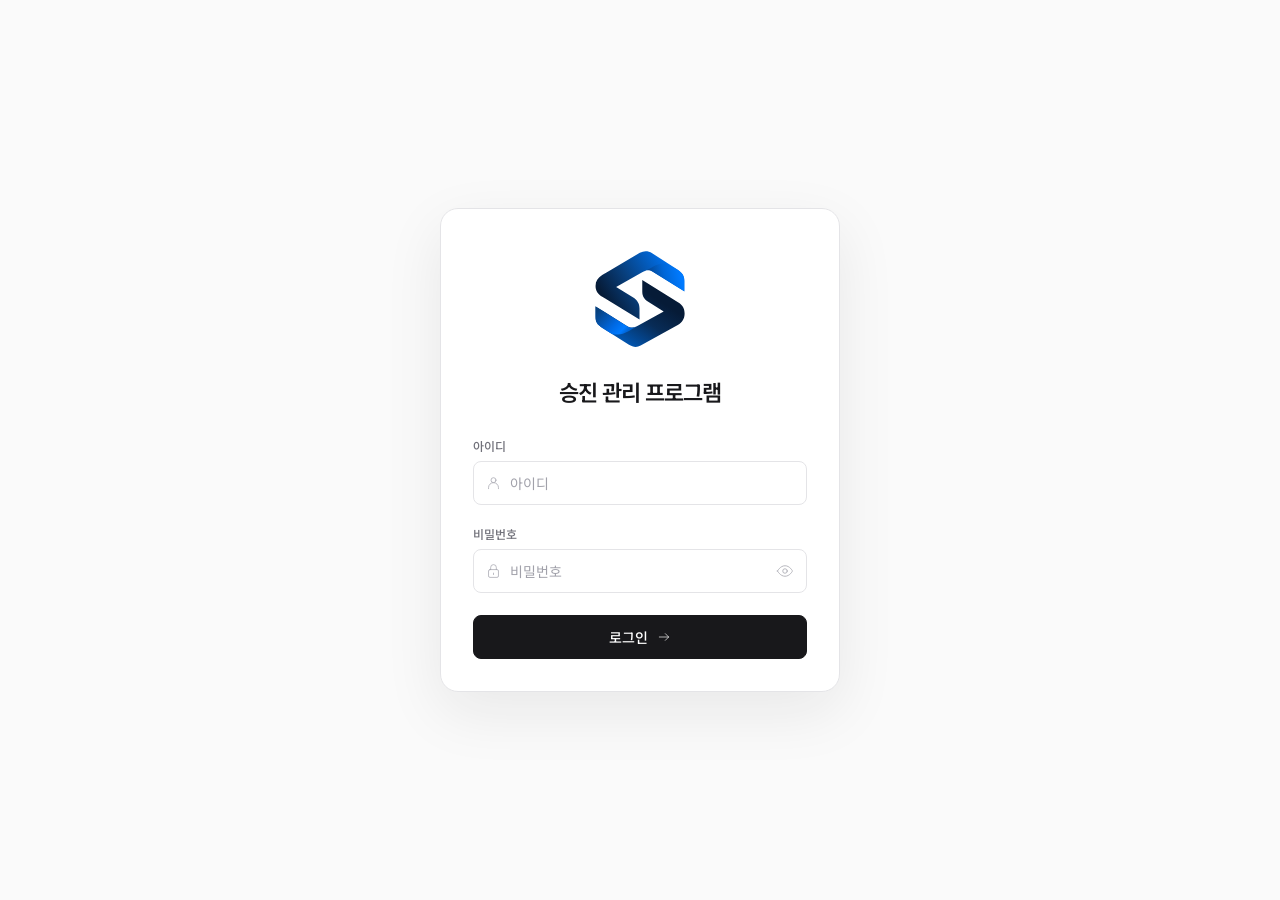
<file: frontend/index.html>
<!doctype html>
<html lang="ko">
  <head>
    <meta charset="UTF-8" />
    <meta name="viewport" content="width=device-width, initial-scale=1.0" />
    <title>승진 관리 프로그램</title>
    <link rel="preconnect" href="https://fonts.googleapis.com" />
    <link rel="preconnect" href="https://fonts.gstatic.com" crossorigin />
    <link href="https://fonts.googleapis.com/css2?family=Noto+Sans+KR:wght@400;500;600;700&display=swap" rel="stylesheet" />
    <link rel="stylesheet" href="./styles.css?v=20260918-typography-v2-prd-login-minimal-r114-thin-icons-r116-blue-symbol-r117" />
    <link rel="stylesheet" href="./login.css?v=20261016-smaller-logo-r115-thin-icons-r116-blue-symbol-r117" />
    <link rel="icon" type="image/svg+xml" href="./assets/seungjin-symbol.svg?v=20261016-blue-r117" />
  </head>
  <body class="login-body login-simple">
    <main class="login-page" aria-labelledby="page-title">
      <form class="login-card" id="loginForm">
        <header class="login-card-header">
          <img class="login-logo" src="./assets/seungjin-symbol.svg?v=20261016-blue-r117" alt="승진" width="678" height="722" />
          <h1 id="page-title">승진 관리 프로그램</h1>
        </header>

        <label class="field" data-login-field="accountId">
          <span>아이디</span>
          <span class="input-control">
            <svg class="login-field-icon" viewBox="0 0 24 24" fill="none" stroke="currentColor" stroke-width="1" stroke-linecap="round" stroke-linejoin="round" aria-hidden="true"><circle cx="12" cy="8" r="3.5"/><path d="M5 20v-1.5a7 7 0 0 1 14 0V20"/></svg>
            <input id="accountId" name="accountId" type="text" autocomplete="username" autocapitalize="none" spellcheck="false" placeholder="아이디" aria-describedby="accountIdHint" />
            <svg class="field-valid-icon" viewBox="0 0 24 24" fill="none" stroke="currentColor" stroke-width="1" stroke-linecap="round" stroke-linejoin="round" aria-hidden="true"><path d="m5 12 4 4L19 6"/></svg>
          </span>
          <small class="field-hint" id="accountIdHint">아이디를 입력해주세요.</small>
        </label>

        <label class="field" data-login-field="password">
          <span>비밀번호</span>
          <span class="password-control">
            <svg class="login-field-icon" viewBox="0 0 24 24" fill="none" stroke="currentColor" stroke-width="1" stroke-linecap="round" stroke-linejoin="round" aria-hidden="true"><rect x="5" y="10" width="14" height="11" rx="2"/><path d="M8 10V7a4 4 0 0 1 8 0v3M12 15v2"/></svg>
            <input id="password" name="password" type="password" autocomplete="current-password" placeholder="비밀번호" aria-describedby="passwordHint" />
            <svg class="field-valid-icon" viewBox="0 0 24 24" fill="none" stroke="currentColor" stroke-width="1" stroke-linecap="round" stroke-linejoin="round" aria-hidden="true"><path d="m5 12 4 4L19 6"/></svg>
            <button class="show-password" type="button" aria-label="비밀번호 보기">
              <i class="ti ti-eye" aria-hidden="true"><svg viewBox="0 0 24 24" fill="none" stroke="currentColor" stroke-width="1" stroke-linecap="round" stroke-linejoin="round"><path d="M2 12s3.5-7 10-7 10 7 10 7-3.5 7-10 7S2 12 2 12Z"/><circle cx="12" cy="12" r="3"/><path class="login-eye-slash" d="m3 3 18 18"/></svg></i>
            </button>
          </span>
          <small class="field-hint" id="passwordHint">비밀번호를 입력해주세요.</small>
        </label>

        <p class="login-message" id="loginMessage" role="alert" aria-live="polite"></p>
        <button class="login-button" type="submit">
          <span class="login-button-label">로그인</span>
          <i class="ti ti-arrow-right login-button-icon" aria-hidden="true"><svg viewBox="0 0 24 24" fill="none" stroke="currentColor" stroke-width="1" stroke-linecap="round" stroke-linejoin="round"><path d="M5 12h14m-5-5 5 5-5 5"/></svg></i>
        </button>
      </form>
    </main>

    <script src="./config.js?v=cloudflare-r176-mobile-shipping-r178"></script>
    <script src="./http-client.js?v=20260918-reliability-r20-performance-r177"></script>
    <script src="./supabase-gateway.js?v=cloudflare-r176-mobile-shipping-r178"></script>
    <script src="./app.js?v=20260901-supabase-prd-2-reliability-r20"></script>
  </body>
</html>
</file>
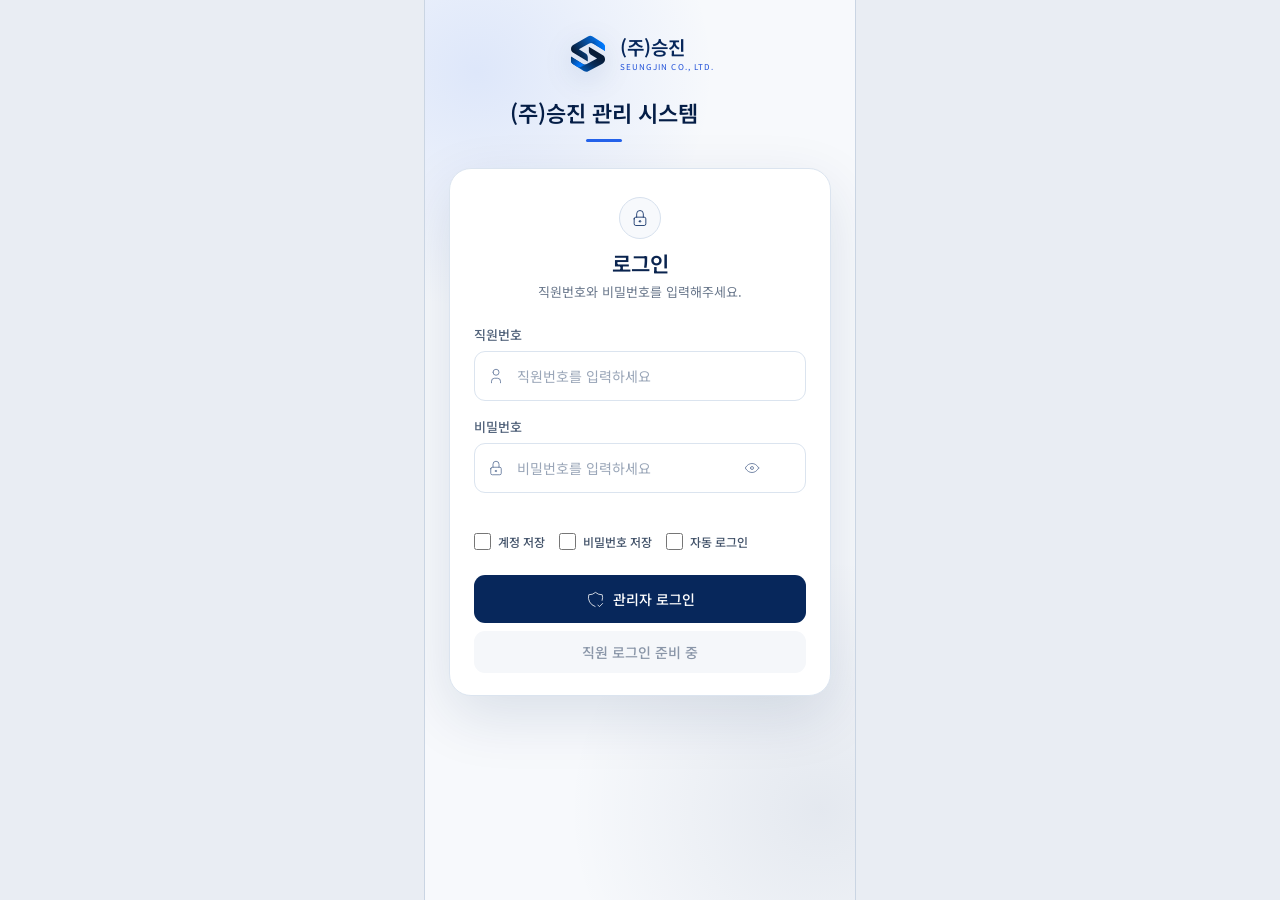
<file: frontend/mobile/index.html>
<!doctype html>
<html lang="ko">
  <head>
    <meta charset="UTF-8" />
    <meta name="viewport" content="width=device-width, initial-scale=1, viewport-fit=cover" />
    <meta name="theme-color" content="#061f4c" />
    <meta name="apple-mobile-web-app-capable" content="yes" />
    <meta name="apple-mobile-web-app-title" content="승진 관리프로그램" />
    <meta name="apple-mobile-web-app-status-bar-style" content="default" />
    <title>승진 관리프로그램</title>
    <!-- Keep this URL stable so installed Android apps can discover icon updates. -->
    <link rel="manifest" href="./manifest.webmanifest?v=20260720-management-app-v2" />
    <link rel="apple-touch-icon" sizes="180x180" href="../assets/seungjin-apple-touch-r123.png" />
    <link rel="preconnect" href="https://fonts.googleapis.com" />
    <link rel="preconnect" href="https://fonts.gstatic.com" crossorigin />
    <link
      href="https://fonts.googleapis.com/css2?family=Noto+Sans+KR:wght@400;500;600;700&display=swap"
      rel="stylesheet"
    />
    <link rel="stylesheet" href="./mobile.css?v=[base64]" />
    <link rel="stylesheet" href="../common-container-shipping.css?v=20261026-common-partial-r139">
    <link rel="stylesheet" href="../discard-reason.css?v=20261119-discard-reason-r168-compact-r170" />
    <link rel="stylesheet" href="../icons.css?v=20261016-thin-r116" />
    <link rel="icon" type="image/svg+xml" href="../assets/seungjin-symbol.svg?v=20261016-blue-r117" />
  </head>
  <body>
    <main class="mobile-app" id="mobileApp">
      <section class="screen" id="loginScreen" aria-labelledby="loginTitle">
        <div class="login-hero">
          <div class="mobile-brand">
            <img src="../assets/seungjin-symbol.svg?v=20261016-blue-r117" alt="" />
            <span class="brand-copy">
              <strong>(주)승진</strong>
              <em>SEUNGJIN CO., LTD.</em>
            </span>
          </div>
          <div class="hero-copy">
            <h1 id="loginTitle">(주)승진 관리 시스템</h1>
          </div>
        </div>

        <form class="mobile-card login-card" id="mobileLoginForm">
          <div class="login-card-head">
            <div class="login-lock" aria-hidden="true">
              <img src="../assets/line-icons/lock.svg?v=20261016-thin-r116" alt="" />
            </div>
            <div>
              <h2>로그인</h2>
              <p>직원번호와 비밀번호를 입력해주세요.</p>
            </div>
          </div>

          <div class="mobile-field">
            <label for="mobileAccountId">직원번호</label>
            <span class="field-control">
              <img src="../assets/line-icons/user.svg?v=20261016-thin-r116" alt="" />
              <input id="mobileAccountId" type="text" autocomplete="username" placeholder="직원번호를 입력하세요" />
              <span class="field-valid" aria-hidden="true">
                <svg viewBox="0 0 20 20"><path d="m5 10 3.1 3.1L15 6.8"></path></svg>
              </span>
            </span>
          </div>

          <div class="mobile-field">
            <label for="mobilePassword">비밀번호</label>
            <span class="field-control">
              <img src="../assets/line-icons/lock.svg?v=20261016-thin-r116" alt="" />
              <input id="mobilePassword" type="password" autocomplete="current-password" placeholder="비밀번호를 입력하세요" />
              <button class="ghost-icon-button" id="toggleMobilePassword" type="button" aria-label="비밀번호 보기">
                <img src="../assets/line-icons/eye.svg?v=20261016-thin-r116" alt="" />
              </button>
              <span class="field-valid" aria-hidden="true">
                <svg viewBox="0 0 20 20"><path d="m5 10 3.1 3.1L15 6.8"></path></svg>
              </span>
            </span>
          </div>

          <div class="login-preferences" aria-label="로그인 정보 저장 설정">
            <label>
              <input id="saveMobileAccount" type="checkbox" />
              <span>계정 저장</span>
            </label>
            <label>
              <input id="saveMobilePassword" type="checkbox" />
              <span>비밀번호 저장</span>
            </label>
            <label>
              <input id="enableMobileAutoLogin" type="checkbox" />
              <span>자동 로그인</span>
            </label>
          </div>

          <p class="form-message" id="mobileLoginMessage" role="alert" aria-live="polite"></p>

          <button class="primary-action" id="adminLoginButton" type="submit">
            <img src="../assets/line-icons/shield-check.svg?v=20261016-thin-r116" alt="" />
            관리자 로그인
          </button>
          <button class="secondary-action disabled-action" id="workerLoginButton" type="button" disabled>직원 로그인 준비 중</button>
        </form>
      </section>

      <section class="screen" id="homeScreen" aria-labelledby="homeTitle">
        <header class="mobile-home-header">
          <div class="mobile-brand">
            <img src="../assets/seungjin-symbol.svg?v=20261016-blue-r117" alt="" />
            <span class="brand-copy">
              <strong>(주)승진</strong>
              <em>SEUNGJIN CO., LTD.</em>
            </span>
          </div>
          <button class="small-outline-button" id="mobileLogoutButton" type="button">
            <svg class="mobile-line-icon mobile-header-user-icon" viewBox="0 0 24 24" fill="none" stroke="currentColor" stroke-width="1" stroke-linecap="round" stroke-linejoin="round" aria-hidden="true" focusable="false"><path d="M8 7a4 4 0 1 0 8 0a4 4 0 0 0 -8 0" /> <path d="M6 21v-2a4 4 0 0 1 4 -4h4a4 4 0 0 1 4 4v2" /></svg>
            로그아웃
          </button>
        </header>

        <section class="welcome-panel">
          <div>
            <h1 id="homeTitle"><span id="mobileUserName">관리자</span>님, 환영합니다!</h1>
            <p>안전한 작업으로 오늘도 화이팅하세요.</p>
          </div>
          <div class="welcome-art" aria-hidden="true">
            <img src="../assets/seungjin-symbol.svg?v=20261016-blue-r117" alt="" />
          </div>
        </section>

        <div class="mobile-menu-list" aria-label="모바일 메뉴">
          <button class="mobile-menu-card" type="button" data-mobile-route="shipping">
            <span class="menu-icon scan-icon" aria-hidden="true">
              <svg class="mobile-line-icon menu-generated-icon" viewBox="0 0 24 24" fill="none" stroke="currentColor" stroke-width="1" stroke-linecap="round" stroke-linejoin="round" aria-hidden="true" focusable="false"><path d="M7 17m-2 0a2 2 0 1 0 4 0a2 2 0 1 0 -4 0" /> <path d="M17 17m-2 0a2 2 0 1 0 4 0a2 2 0 1 0 -4 0" /> <path d="M5 17h-2v-4m-1 -8h11v12m-4 0h6m4 0h2v-6h-8m0 -5h5l3 5" /> <path d="M3 9l4 0" /></svg>
            </span>
            <span class="menu-copy">
              <strong>출고 관리</strong>
              <small>QR을 스캔하여 제품을 확인하고 출고 수량을 등록합니다.</small>
            </span>
            <span class="status-pill ready">사용 가능</span>
            <span class="menu-arrow" aria-hidden="true"><svg class="mobile-line-icon menu-arrow-icon" viewBox="0 0 24 24" fill="none" stroke="currentColor" stroke-width="1" stroke-linecap="round" stroke-linejoin="round" aria-hidden="true" focusable="false"><path d="M9 6l6 6l-6 6" /></svg></span>
          </button>

          <button class="mobile-menu-card locked" type="button" disabled>
            <span class="menu-icon work-icon" aria-hidden="true">
              <svg class="mobile-line-icon menu-generated-icon" viewBox="0 0 24 24" fill="none" stroke="currentColor" stroke-width="1" stroke-linecap="round" stroke-linejoin="round" aria-hidden="true" focusable="false"><path d="M9 5h-2a2 2 0 0 0 -2 2v12a2 2 0 0 0 2 2h10a2 2 0 0 0 2 -2v-12a2 2 0 0 0 -2 -2h-2" /> <path d="M9 3m0 2a2 2 0 0 1 2 -2h2a2 2 0 0 1 2 2v0a2 2 0 0 1 -2 2h-2a2 2 0 0 1 -2 -2z" /> <path d="M9 14l2 2l4 -4" /></svg>
            </span>
            <span class="menu-copy">
              <strong>작업 현황</strong>
              <small>작업자가 등록한 작업 완료 현황을 확인합니다.</small>
            </span>
            <span class="status-pill pending">이용 불가</span>
            <span class="lock-mark" aria-hidden="true">잠금</span>
          </button>

          <button class="mobile-menu-card locked" type="button" disabled>
            <span class="menu-icon inventory-icon" aria-hidden="true">
              <svg class="mobile-line-icon menu-generated-icon" viewBox="0 0 24 24" fill="none" stroke="currentColor" stroke-width="1" stroke-linecap="round" stroke-linejoin="round" aria-hidden="true" focusable="false"><path d="M3 21v-13l9 -4l9 4v13" /> <path d="M13 13h4v8h-10v-6h6" /> <path d="M13 21v-9a1 1 0 0 0 -1 -1h-2a1 1 0 0 0 -1 1v3" /></svg>
            </span>
            <span class="menu-copy">
              <strong>재고 조회</strong>
              <small>현재 재고의 상태와 위치, 잔여 수량 등을 조회합니다.</small>
            </span>
            <span class="status-pill pending">이용 불가</span>
            <span class="lock-mark" aria-hidden="true">잠금</span>
          </button>

          <button class="mobile-menu-card" type="button" data-mobile-route="inventoryMove">
            <span class="menu-icon edit-icon" aria-hidden="true">
              <svg class="mobile-line-icon menu-generated-icon" viewBox="0 0 24 24" fill="none" stroke="currentColor" stroke-width="1" stroke-linecap="round" stroke-linejoin="round" aria-hidden="true" focusable="false"><path d="M14 6m-2 0a2 2 0 1 0 4 0a2 2 0 1 0 -4 0" /> <path d="M4 6l8 0" /> <path d="M16 6l4 0" /> <path d="M8 12m-2 0a2 2 0 1 0 4 0a2 2 0 1 0 -4 0" /> <path d="M4 12l2 0" /> <path d="M10 12l10 0" /> <path d="M17 18m-2 0a2 2 0 1 0 4 0a2 2 0 1 0 -4 0" /> <path d="M4 18l11 0" /> <path d="M19 18l1 0" /></svg>
            </span>
            <span class="menu-copy">
              <strong>재고 수정 / 예외 처리</strong>
              <small>재고 수량, 위치, 상태 등 예외 사항을 수정하고 관리합니다.</small>
            </span>
            <span class="status-pill ready">사용 가능</span>
            <span class="menu-arrow" aria-hidden="true"><svg class="mobile-line-icon menu-arrow-icon" viewBox="0 0 24 24" fill="none" stroke="currentColor" stroke-width="1" stroke-linecap="round" stroke-linejoin="round" aria-hidden="true" focusable="false"><path d="M9 6l6 6l-6 6" /></svg></span>
          </button>
        </div>
      </section>

      <section class="screen app-screen" id="shippingScreen" aria-labelledby="shippingTitle">
        <header class="mobile-toolbar">
          <button class="nav-icon-button" type="button" data-mobile-route="home" aria-label="뒤로">
            <svg viewBox="0 0 24 24" aria-hidden="true">
              <path d="M15 18 9 12l6-6"></path>
            </svg>
          </button>
          <h1 id="shippingTitle">출고 관리</h1>
          <button class="scan-button" id="openScannerButton" type="button">
            <svg class="mobile-line-icon scan-action-icon" viewBox="0 0 24 24" fill="none" stroke="currentColor" stroke-width="1" stroke-linecap="round" stroke-linejoin="round" aria-hidden="true" focusable="false"><path d="M4 7v-1a2 2 0 0 1 2 -2h2" /> <path d="M4 17v1a2 2 0 0 0 2 2h2" /> <path d="M16 4h2a2 2 0 0 1 2 2v1" /> <path d="M16 20h2a2 2 0 0 0 2 -2v-1" /> <path d="M5 12l14 0" /></svg>
            QR 스캔
          </button>
        </header>

        <div class="shipping-controls">
          <label class="mobile-search">
            <svg viewBox="0 0 24 24" aria-hidden="true">
              <circle cx="11" cy="11" r="7"></circle>
              <path d="m16 16 4 4"></path>
            </svg>
            <input id="shippingSearchInput" type="search" placeholder="제품명 / 업체명 검색" />
          </label>
          <div class="shipping-live-clock" aria-label="현재 일시">
            <span>오늘</span>
            <strong id="shippingLiveDate">-</strong>
            <time id="shippingLiveTime" datetime="">--:--:--</time>
          </div>
          <div class="shipping-registration-row">
          <button class="manual-shipping-open-button" id="openManualShippingButton" type="button">
            <span class="manual-shipping-open-icon" aria-hidden="true">
              <svg class="mobile-line-icon manual-shipping-action-icon" viewBox="0 0 24 24" fill="none" stroke="currentColor" stroke-width="1" stroke-linecap="round" stroke-linejoin="round" aria-hidden="true" focusable="false"><path d="M12 21l-8 -4.5v-9l8 -4.5l8 4.5v4.5" /> <path d="M12 12l8 -4.5" /> <path d="M12 12v9" /> <path d="M12 12l-8 -4.5" /> <path d="M15 18h7" /> <path d="M19 15l3 3l-3 3" /></svg>
            </span>
            <span class="manual-shipping-open-copy">
              <strong>수동 출고 등록</strong>
              <small>제품명과 최초 박스 수로 빠르게 선택</small>
            </span>
            <svg class="manual-shipping-open-arrow" viewBox="0 0 24 24" aria-hidden="true">
              <path d="m9 18 6-6-6-6"></path>
            </svg>
          </button>
          <section class="shipping-list-totals" aria-label="현재 목록 출고 합계" aria-live="polite">
            <div><span>총 등록 박스 수</span><p><strong id="mobileShippingBoxTotal">0</strong><small>박스</small></p></div>
            <div><span>총 출고 수량</span><p><strong id="mobileShippingQuantityTotal">0</strong><small>ea</small></p></div>
          </section>
          </div>
          <div class="shipping-search-batch" id="shippingSearchBatch" hidden>
            <p id="shippingSearchBatchSummary" aria-live="polite"></p>
            <button class="primary-action compact" id="completeShippingSearchButton" type="button" disabled>검색 결과 일괄 출고</button>
          </div>
          <div class="shipping-action-row">
            <p>총 <strong id="mobileShippingCount">0</strong>건</p>
            <button class="control-button" id="refreshShippingButton" type="button">
              <svg viewBox="0 0 24 24" aria-hidden="true">
                <path d="M21 12a9 9 0 0 1-15.6 6"></path>
                <path d="M3 12a9 9 0 0 1 15.6-6"></path>
                <path d="M18 2v4h-4M6 22v-4h4"></path>
              </svg>
              새로고침
            </button>
            <button class="shipping-completed-toggle" id="showCompletedShippingToggle" type="button" aria-pressed="false" aria-label="출고완료 박스 보기" title="출고완료 박스 보기">
              <span class="shipping-toggle-track" aria-hidden="true"><span></span></span>
              완료 박스
            </button>
            <button class="control-button" id="filterShippingButton" type="button" aria-haspopup="menu" aria-expanded="false">
              <svg viewBox="0 0 24 24" aria-hidden="true">
                <path d="M4 7h16M7 12h10M10 17h4"></path>
              </svg>
              필터
            </button>
          </div>
          <div class="shipping-filter-menu" id="shippingFilterMenu" hidden role="menu" aria-label="출고 목록 정렬"></div>
        </div>

        <div class="scroll-veil-shell">
          <section class="shipping-list-panel" id="shippingListPanel" aria-live="polite"></section>
        </div>
      </section>

      <section class="screen app-screen" id="inventoryMoveScreen" aria-labelledby="inventoryMoveTitle">
        <header class="mobile-toolbar">
          <button class="nav-icon-button" type="button" data-mobile-route="home" aria-label="뒤로">
            <svg viewBox="0 0 24 24" aria-hidden="true">
              <path d="M15 18 9 12l6-6"></path>
            </svg>
          </button>
          <h1 id="inventoryMoveTitle">재고 수정</h1>
          <button class="scan-button" id="openInventoryScannerButton" type="button">
            <svg class="mobile-line-icon scan-action-icon" viewBox="0 0 24 24" fill="none" stroke="currentColor" stroke-width="1" stroke-linecap="round" stroke-linejoin="round" aria-hidden="true" focusable="false"><path d="M4 7v-1a2 2 0 0 1 2 -2h2" /> <path d="M4 17v1a2 2 0 0 0 2 2h2" /> <path d="M16 4h2a2 2 0 0 1 2 2v1" /> <path d="M16 20h2a2 2 0 0 0 2 -2v-1" /> <path d="M5 12l14 0" /></svg>
            QR 스캔
          </button>
        </header>

        <div class="shipping-controls inventory-move-controls">
          <label class="mobile-search">
            <svg viewBox="0 0 24 24" aria-hidden="true">
              <circle cx="11" cy="11" r="7"></circle>
              <path d="m16 16 4 4"></path>
            </svg>
            <input id="inventoryMoveSearchInput" type="search" placeholder="제품명 / 업체명 / 보관장소 검색" />
          </label>
          <div class="shipping-live-clock" aria-label="현재 일시">
            <span>오늘</span>
            <strong id="inventoryMoveLiveDate">-</strong>
            <time id="inventoryMoveLiveTime" datetime="">--:--:--</time>
          </div>
          <div class="shipping-action-row">
            <p>총 <strong id="inventoryMoveCount">0</strong>건</p>
            <button class="control-button" id="refreshInventoryMoveButton" type="button">
              <svg viewBox="0 0 24 24" aria-hidden="true">
                <path d="M21 12a9 9 0 0 1-15.6 6"></path>
                <path d="M3 12a9 9 0 0 1 15.6-6"></path>
                <path d="M18 2v4h-4M6 22v-4h4"></path>
              </svg>
              새로고침
            </button>
          </div>
          <div class="move-controls" data-move-controls="main"></div>
        </div>

        <div class="scroll-veil-shell">
          <section class="shipping-list-panel inventory-move-list-panel" id="inventoryMoveListPanel" aria-live="polite"></section>
        </div>
      </section>

      <nav class="bottom-nav" id="bottomNav" aria-label="모바일 하단 메뉴" hidden>
        <button type="button" data-mobile-route="home" class="active">
          <svg class="mobile-line-icon bottom-nav-icon" viewBox="0 0 24 24" fill="none" stroke="currentColor" stroke-width="1" stroke-linecap="round" stroke-linejoin="round" aria-hidden="true" focusable="false"><path d="M5 12l-2 0l9 -9l9 9l-2 0" /> <path d="M5 12v7a2 2 0 0 0 2 2h10a2 2 0 0 0 2 -2v-7" /> <path d="M9 21v-6a2 2 0 0 1 2 -2h2a2 2 0 0 1 2 2v6" /></svg>
          <span>홈</span>
        </button>
        <button type="button" data-mobile-route="shipping">
          <svg class="mobile-line-icon bottom-nav-icon" viewBox="0 0 24 24" fill="none" stroke="currentColor" stroke-width="1" stroke-linecap="round" stroke-linejoin="round" aria-hidden="true" focusable="false"><path d="M7 17m-2 0a2 2 0 1 0 4 0a2 2 0 1 0 -4 0" /> <path d="M17 17m-2 0a2 2 0 1 0 4 0a2 2 0 1 0 -4 0" /> <path d="M5 17h-2v-4m-1 -8h11v12m-4 0h6m4 0h2v-6h-8m0 -5h5l3 5" /> <path d="M3 9l4 0" /></svg>
          <span>출고 관리</span>
        </button>
        <button type="button" disabled>
          <svg class="mobile-line-icon bottom-nav-icon" viewBox="0 0 24 24" fill="none" stroke="currentColor" stroke-width="1" stroke-linecap="round" stroke-linejoin="round" aria-hidden="true" focusable="false"><path d="M9 5h-2a2 2 0 0 0 -2 2v12a2 2 0 0 0 2 2h10a2 2 0 0 0 2 -2v-12a2 2 0 0 0 -2 -2h-2" /> <path d="M9 3m0 2a2 2 0 0 1 2 -2h2a2 2 0 0 1 2 2v0a2 2 0 0 1 -2 2h-2a2 2 0 0 1 -2 -2z" /> <path d="M9 14l2 2l4 -4" /></svg>
          <span>작업 현황</span>
        </button>
        <button type="button" disabled>
          <svg class="mobile-line-icon bottom-nav-icon" viewBox="0 0 24 24" fill="none" stroke="currentColor" stroke-width="1" stroke-linecap="round" stroke-linejoin="round" aria-hidden="true" focusable="false"><path d="M3 21v-13l9 -4l9 4v13" /> <path d="M13 13h4v8h-10v-6h6" /> <path d="M13 21v-9a1 1 0 0 0 -1 -1h-2a1 1 0 0 0 -1 1v3" /></svg>
          <span>재고 조회</span>
        </button>
        <button type="button" data-mobile-route="inventoryMove">
          <svg class="mobile-line-icon bottom-nav-icon" viewBox="0 0 24 24" fill="none" stroke="currentColor" stroke-width="1" stroke-linecap="round" stroke-linejoin="round" aria-hidden="true" focusable="false"><path d="M14 6m-2 0a2 2 0 1 0 4 0a2 2 0 1 0 -4 0" /> <path d="M4 6l8 0" /> <path d="M16 6l4 0" /> <path d="M8 12m-2 0a2 2 0 1 0 4 0a2 2 0 1 0 -4 0" /> <path d="M4 12l2 0" /> <path d="M10 12l10 0" /> <path d="M17 18m-2 0a2 2 0 1 0 4 0a2 2 0 1 0 -4 0" /> <path d="M4 18l11 0" /> <path d="M19 18l1 0" /></svg>
          <span>재고 수정</span>
        </button>
      </nav>

      <div class="modal-backdrop action-confirm-backdrop" id="confirmModal" hidden>
        <section class="mobile-action-dialog" role="dialog" aria-modal="true" aria-labelledby="confirmTitle" aria-describedby="confirmMessage">
          <header class="action-dialog-header">
            <span class="action-dialog-icon" aria-hidden="true">
              <i class="ti ti-truck-delivery" id="confirmIcon"></i>
            </span>
            <div>
              <span id="confirmEyebrow">출고 관리</span>
              <h2 id="confirmTitle">출고 확인</h2>
            </div>
            <button id="closeConfirmButton" type="button" aria-label="확인 창 닫기">
              <i class="ti ti-x" aria-hidden="true"></i>
            </button>
          </header>

          <div class="action-dialog-body">
            <p class="action-dialog-message" id="confirmMessage">해당 제품을 출고 처리하시겠습니까?</p>
            <section class="action-dialog-product">
              <span id="confirmSubjectLabel">선택 제품</span>
              <strong id="confirmProductName">-</strong>
            </section>
            <div class="confirm-meta-list" id="confirmMetaList" aria-label="작업 상세"></div>
            <div class="discard-reason-fields" id="mobileDiscardReasonFields" hidden>
                <label>
                  <span>폐기 사유</span>
                  <select data-discard-reason aria-label="폐기 사유" disabled>
                    <option value="">사유 선택</option>
                    <option value="박스병합">박스병합</option>
                    <option value="인쇄중 불량">인쇄중 불량</option>
                    <option value="기타">기타</option>
                  </select>
                </label>
                <label data-discard-other-field hidden>
                  <span>기타 사유 (선택)</span>
                  <textarea data-discard-other rows="2" maxlength="300" placeholder="폐기 사유를 입력하세요." disabled></textarea>
                </label>
              </div>
            <label class="mobile-transfer-return-field" id="completedShippingQuantityField" hidden>
              <span>출고대기 수량 (ea)</span>
              <input id="completedShippingQuantity" type="number" inputmode="numeric" min="1" step="1" required placeholder="실제 수량" />
            </label>
            <section class="mobile-inventory-audit-scope" id="mobileInventoryAuditScopeControls" hidden>
              <div class="mobile-inventory-audit-scope-heading">
                <strong>실물 확인 범위</strong>
                <span>확인할 범위를 선택해주세요.</span>
              </div>
              <div class="mobile-inventory-audit-scope-list" id="mobileInventoryAuditScopeList"></div>
              <label class="mobile-transfer-return-field">
                <span>스캔한 박스 보관 위치</span>
                <select id="mobileInventoryAuditStorage" aria-label="스캔한 박스 보관 위치"><option value="">기존 위치 유지</option></select>
              </label>
              <p>출고대기·출고완료·보류·폐기 박스는 제외됩니다.</p>
            </section>
            <section class="mobile-transfer-return-controls" id="mobileTransferReturnControls" hidden>
              <div class="mobile-transfer-return-heading">
                <strong id="mobileTransferReturnHeading">복귀할 이관 박스</strong>
                <span id="mobileTransferReturnBoxSummary">-</span>
              </div>
              <div class="mobile-transfer-return-box-list" id="mobileTransferReturnBoxList"></div>
              <label class="mobile-transfer-return-field">
                <span>보관 위치</span>
                <select id="mobileTransferReturnStorage" required></select>
              </label>
              <fieldset class="mobile-transfer-return-status">
                <legend id="mobileTransferReturnStatusLegend">복귀 후 상태</legend>
                <label>
                  <input type="radio" name="mobileTransferReturnStatus" value="보관" checked />
                  <span><strong id="mobileTransferReturnStoredLabel">보관으로 복귀</strong><small>일반 재고로 되돌립니다.</small></span>
                </label>
                <label>
                  <input type="radio" name="mobileTransferReturnStatus" value="출고대기" />
                  <span><strong>바로 출고대기</strong><small id="mobileTransferReturnPendingHelp">복귀 후 곧바로 출고대기로 등록합니다.</small></span>
                </label>
              </fieldset>
              <p class="mobile-transfer-return-message" id="mobileTransferReturnMessage"></p>
            </section>
          </div>

          <footer class="dialog-actions action-dialog-footer">
            <button class="secondary-action compact" id="cancelConfirmButton" type="button">취소</button>
            <button class="primary-action compact" id="acceptConfirmButton" type="button">확인</button>
          </footer>
        </section>
      </div>

      <div class="modal-backdrop quantity-editor-backdrop" id="shippingQuantityModal" hidden>
        <section class="mobile-quantity-editor" role="dialog" aria-modal="true" aria-labelledby="shippingQuantityTitle">
          <header class="quantity-editor-header">
            <div>
              <span>출고 관리</span>
              <h2 id="shippingQuantityTitle">박스 수량 변경</h2>
            </div>
            <button id="closeShippingQuantityButton" type="button" aria-label="박스 수량 변경 닫기">
              <i class="ti ti-x" aria-hidden="true"></i>
            </button>
          </header>

          <form id="shippingQuantityForm" novalidate>
            <div class="quantity-editor-body">
              <div class="quantity-editor-product">
                <span id="shippingQuantityClientName">-</span>
                <strong id="shippingQuantityProductName">-</strong>
              </div>

              <div class="quantity-editor-section-heading">
                <div>
                  <h3>변경할 박스</h3>
                  <p>수량을 수정할 박스를 선택해주세요.</p>
                </div>
                <span id="shippingQuantityBoxCount">0개 박스</span>
              </div>

              <fieldset class="quantity-editor-box-list" id="shippingQuantityBoxList" aria-label="수량을 변경할 박스"></fieldset>

              <div class="quantity-editor-input-card">
                <div class="quantity-editor-input-heading">
                  <span>변경할 수량</span>
                  <small id="shippingQuantitySelectedBox">박스를 선택해주세요.</small>
                </div>
                <div class="quantity-editor-stepper">
                  <button id="decreaseShippingQuantityButton" type="button" aria-label="수량 1 감소">−</button>
                  <label>
                    <input id="shippingQuantityInput" type="number" min="1" step="1" inputmode="numeric" autocomplete="off" aria-label="변경할 박스 수량" aria-describedby="shippingQuantityMessage" />
                    <em>ea</em>
                  </label>
                  <button id="increaseShippingQuantityButton" type="button" aria-label="수량 1 증가">＋</button>
                </div>
                <p id="shippingQuantityMessage" aria-live="polite"></p>
              </div>
            </div>

            <footer class="quantity-editor-footer">
              <button class="secondary-action compact" id="cancelShippingQuantityButton" type="button">취소</button>
              <button class="primary-action compact" id="confirmShippingQuantityButton" type="submit">수량 변경</button>
            </footer>
          </form>
        </section>
      </div>

      <div class="modal-backdrop box-picker-backdrop" id="shippingBoxPickerModal" hidden>
        <section class="mobile-box-picker" role="dialog" aria-modal="true" aria-labelledby="shippingBoxPickerTitle">
          <header class="box-picker-header">
            <div>
              <span>출고 관리</span>
              <h2 id="shippingBoxPickerTitle">박스 수정</h2>
            </div>
            <button id="closeShippingBoxPickerButton" type="button" aria-label="박스 선택 닫기">
              <i class="ti ti-x" aria-hidden="true"></i>
            </button>
          </header>

          <div class="box-picker-box-stage" id="boxPickerBoxStage">
            <div class="box-picker-selected-product">
              <div>
                <span id="boxPickerClientName">-</span>
                <strong id="boxPickerProductName">-</strong>
              </div>
              <em id="boxPickerProductMeta">-</em>
            </div>
            <div class="box-picker-section-header">
              <div>
                <h3 id="boxPickerSectionTitle">이번 출고 박스</h3>
                <p id="boxPickerSectionDescription">출고할 박스를 선택하거나 선택 해제해주세요.</p>
              </div>
              <label>
                <input id="boxPickerSelectAll" type="checkbox" />
                <span>전체 선택</span>
              </label>
            </div>
            <div class="box-picker-box-list" id="boxPickerBoxList"></div>
          </div>
          <footer class="box-picker-footer">
            <p><strong id="boxPickerSelectedCount">0</strong>개 박스 선택</p>
            <button class="secondary-action compact" id="cancelShippingBoxPickerButton" type="button">취소</button>
            <button class="primary-action compact" id="confirmShippingBoxPickerButton" type="button">수정 완료</button>
          </footer>
        </section>
      </div>

      <div class="modal-backdrop box-picker-backdrop" id="manualShippingModal" hidden>
        <section class="mobile-box-picker manual-shipping-picker" role="dialog" aria-modal="true" aria-labelledby="manualShippingTitle">
          <header class="box-picker-header">
            <div>
              <span>출고 관리</span>
              <h2 id="manualShippingTitle">수동출고등록</h2>
            </div>
            <button id="closeManualShippingButton" type="button" aria-label="수동출고등록 닫기">
              <i class="ti ti-x" aria-hidden="true"></i>
            </button>
          </header>

          <div class="box-picker-product-stage">
            <label class="box-picker-search">
              <svg viewBox="0 0 24 24" aria-hidden="true">
                <circle cx="11" cy="11" r="7"></circle>
                <path d="m16 16 4 4"></path>
              </svg>
              <input id="manualShippingSearchInput" type="search" placeholder="제품명을 입력하세요" autocomplete="off" />
            </label>
            <p class="box-picker-guide">제품명과 최초 총 박스 수를 확인한 뒤 선택해주세요.</p>
            <div class="box-picker-product-list" id="manualShippingProductList" aria-live="polite"></div>
          </div>
        </section>
      </div>

      <div class="modal-backdrop product-image-lightbox" id="productImageModal" hidden>
        <section role="dialog" aria-modal="true" aria-labelledby="productImageModalTitle">
          <header>
            <div>
              <span>제품 이미지</span>
              <h2 id="productImageModalTitle">제품 이미지</h2>
            </div>
            <button id="closeProductImageModalButton" type="button" aria-label="제품 이미지 닫기">
              <i class="ti ti-x" aria-hidden="true"></i>
            </button>
          </header>
          <div class="product-image-lightbox-stage" id="productImageModalStage">
            <div class="product-image-lightbox-track" id="productImageModalTrack"></div>
          </div>
          <footer class="product-image-lightbox-footer">
            <strong id="productImageModalCounter">1 / 1</strong>
            <div class="product-image-lightbox-thumbnails" id="productImageModalThumbnails"></div>
          </footer>
        </section>
      </div>

      <section class="scanner-screen" id="scannerScreen" hidden>
        <div class="scanner-camera" id="scannerCamera">
          <video id="scannerVideo" playsinline muted></video>
          <div class="scanner-shade"></div>
          <div class="scanner-frame">
            <button class="scanner-focus-target" id="scannerFocusButton" type="button" aria-label="화면 가운데에 카메라 초점 맞추기">
              <span aria-hidden="true"></span>
            </button>
          </div>
          <div class="hardware-scanner-panel" id="hardwareScannerPanel" aria-hidden="true">
            <span class="hardware-scanner-icon">
              <svg viewBox="0 0 24 24">
                <path d="M3 5V3h2M19 3h2v2M21 19v2h-2M5 21H3v-2"></path>
                <path d="M7 8v8M10 8v8M14 8v8M17 8v8"></path>
              </svg>
            </span>
            <strong>외부 스캐너 대기 중</strong>
            <span>QR을 스캔하면 자동으로 등록됩니다.</span>
            <p id="hardwareScannerStatus"><i aria-hidden="true"></i><span>스캐너 입력을 기다리고 있습니다.</span></p>
          </div>
        </div>
        <header class="scanner-header">
          <button class="scanner-close" id="closeScannerButton" type="button" aria-label="닫기">
            <svg viewBox="0 0 24 24"><path d="m5 5 14 14M19 5 5 19"></path></svg>
          </button>
          <h2 id="scannerTitle">QR 스캔</h2>
          <div class="scanner-camera-actions">
            <button class="scanner-camera-switch" id="scannerCameraSwitchButton" type="button" aria-label="후면 카메라 변경" title="카메라 변경" hidden><svg viewBox="0 0 24 24" aria-hidden="true"><path d="M4 8h3l2-3h6l2 3h3v12H4z"></path><path d="M9 12a4 4 0 0 1 6 0l1 1m0-3v3h-3M15 16a4 4 0 0 1-6 0l-1-1m0 3v-3h3"></path></svg></button>
            <button class="scanner-flash" id="toggleFlashButton" type="button" aria-label="플래시 켜기" aria-pressed="false" disabled>
              <i class="ti ti-bolt" aria-hidden="true"></i><span>OFF</span>
            </button>
          </div>
        </header>
        <p class="scanner-tip" id="scannerTip">제품 박스의 QR 코드를 스캔해 주세요.</p>
        <p class="scanner-help" id="scannerHelpText">카메라 또는 외부 스캐너로 QR을 읽어주세요.</p>
        <div class="scanner-list-panel" id="scannerListPanel">
          <button class="scanner-sheet-handle" id="scannerSheetHandle" type="button" aria-label="스캔 목록 펼치기"></button>
          <div class="scanner-list-header">
            <div>
              <span>현재 스캔 목록</span>
              <strong><b id="scannerScannedCount">0</b>건</strong>
            </div>
            <button class="scanner-mode-toggle" id="scannerModeToggleButton" type="button" aria-label="QR 입력 방식 전환" aria-pressed="false">
              <span class="active" data-scanner-mode="camera">
                <svg viewBox="0 0 24 24" aria-hidden="true">
                  <path d="M4 7h3l2-2h6l2 2h3v11H4z"></path>
                  <circle cx="12" cy="12.5" r="3.5"></circle>
                </svg>
                카메라
              </span>
              <span data-scanner-mode="hardware">
                <svg viewBox="0 0 24 24" aria-hidden="true">
                  <path d="M3 5V3h2M19 3h2v2M21 19v2h-2M5 21H3v-2"></path>
                  <path d="M7 8v8M10 8v8M14 8v8M17 8v8"></path>
                </svg>
                스캐너
              </span>
            </button>
          </div>
          <div class="inventory-move-action-picker" id="inventoryMoveActionPicker" role="radiogroup" aria-label="재고 처리 유형" hidden>
            <span>처리 유형</span>
            <label>
              <input type="radio" name="inventoryMoveScanAction" value="move" checked />
              <b>자리이동</b>
            </label>
            <label>
              <input type="radio" name="inventoryMoveScanAction" value="takeout" />
              <b>반출</b>
            </label>
            <label>
              <input type="radio" name="inventoryMoveScanAction" value="transfer" />
              <b>이관</b>
            </label>
            <label>
              <input type="radio" name="inventoryMoveScanAction" value="injection" />
              <b>사출재고</b>
            </label>
            <label>
              <input type="radio" name="inventoryMoveScanAction" value="audit" />
              <b>실물확인</b>
            </label>
            <label class="danger-action">
              <input type="radio" name="inventoryMoveScanAction" value="discard" />
              <b>박스 폐기</b>
            </label>
          </div>
          <div class="move-controls" data-move-controls="scanner" hidden></div>
          <div class="scanner-scanned-list" id="scannerScannedList" aria-live="polite"></div>
          <div class="scanner-bottom">
            <button id="scannerPendingButton" type="button">
              <svg viewBox="0 0 24 24"><path d="M4 12h16"></path><path d="M12 4v16"></path></svg>
              출고대기 등록
            </button>
            <button id="scannerDoneButton" type="button">
              <svg viewBox="0 0 24 24"><path d="m20 6-11 11-5-5"></path></svg>
              출고
            </button>
            <button id="scannerInjectionButton" type="button" hidden>
              <svg viewBox="0 0 24 24"><path d="M5 4h14v16H5z"></path><path d="M8 8h8M8 12h8M8 16h5"></path></svg>
              사출재고 등록
            </button>
            <button id="scannerInventoryAuditButton" type="button" hidden>
              <svg viewBox="0 0 24 24"><path d="M9 11l2 2 4-4"></path><path d="M5 4h14v16H5z"></path><path d="M8 17h8"></path></svg>
              재고 실물 확인
            </button>
          </div>
        </div>
      </section>

      <div class="toast" id="mobileToast" role="status" aria-live="polite"></div>
    </main>

    <svg class="shipping-card-menu-filter" aria-hidden="true" focusable="false" width="0" height="0">
      <defs>
        <filter id="shippingCardMenuGoo" x="-50%" y="-50%" width="200%" height="200%">
          <feGaussianBlur in="SourceGraphic" stdDeviation="8" result="shippingMenuBlur"></feGaussianBlur>
          <feColorMatrix
            in="shippingMenuBlur"
            mode="matrix"
            values="1 0 0 0 0  0 1 0 0 0  0 0 1 0 0  0 0 0 22 -10"
            result="shippingMenuGoo"
          ></feColorMatrix>
          <feComposite in="SourceGraphic" in2="shippingMenuGoo" operator="atop"></feComposite>
        </filter>
      </defs>
    </svg>

    <script src="../config.js?v=cloudflare-r176-mobile-shipping-r178"></script>
    <script src="../inventory-confirmation.js?v=20261001-monthly-day30-v3"></script>
    <script src="../http-client.js?v=20260918-reliability-r20-performance-r177"></script>
    <script src="../inventory-incremental.js?v=cloudflare-r176"></script>
    <script src="../supabase-gateway.js?v=cloudflare-r176-mobile-shipping-r178"></script>
    <script src="../qr-payload.js?v=20260904-box-checksum-prd"></script>
    <script src="../common-container-shipping.js?v=20261026-common-partial-r139-mobile-shipping-r178-common-unregistered-top-r182"></script>
    <script src="./dashboard-cache.js?v=20260928-refresh-v2"></script>
    <script src="../discard-reason.js?v=20261119-discard-reason-r168"></script>
    <script src="./mobile.js?v=[base64]"></script>
  </body>
</html>
</file>
<file: frontend/styles.css>
:root {
  --navy: #082a62;
  --navy-dark: #061f4c;
  --ink: #172234;
  --muted: #7a879a;
  --line: #dbe2ec;
  --accent: #2563eb;
  --accent-soft: #bfdbfe;
  --white: #ffffff;
}

* {
  box-sizing: border-box;
}

html,
body {
  width: 100%;
  min-height: 100%;
}

body {
  margin: 0;
  color: var(--ink);
  font-family: "Noto Sans KR", "Malgun Gothic", Arial, sans-serif;
  font-weight: 400;
  background: #f6f9fc;
}

.material-symbols-outlined {
  display: inline-block;
  font-family: "Material Symbols Outlined";
  font-size: 1.35rem;
  font-style: normal;
  font-weight: 400;
  line-height: 1;
  letter-spacing: normal;
  text-transform: none;
  white-space: nowrap;
  word-wrap: normal;
  direction: ltr;
  font-feature-settings: "liga";
  -webkit-font-feature-settings: "liga";
  -webkit-font-smoothing: antialiased;
}

/* Shared text scale: regular 400, medium 500, semibold 600. */
h1, h2, h3, h4, h5, h6, b, strong {
  font-weight: 600;
}

button, input, select, textarea {
  font: inherit;
}

button, label, th {
  font-weight: 500;
}

/* Units and supporting copy stay regular even inside emphasized values. */
small, em {
  font-weight: 400;
}

.login-page {
  position: relative;
  display: grid;
  grid-template-columns: minmax(38rem, 50.2vw) minmax(32rem, 49.8vw);
  align-items: center;
  min-height: 100vh;
  overflow: hidden;
  padding: 0;
  background-image:
    radial-gradient(circle at 21% 18%, rgba(255, 255, 255, 0.58) 0 18%, rgba(255, 255, 255, 0) 36%),
    linear-gradient(90deg, rgba(255, 255, 255, 0.48) 0%, rgba(255, 255, 255, 0.54) 47%, rgba(255, 255, 255, 0.08) 100%),
    url("./assets/login-background.png");
  background-repeat: no-repeat;
  background-position: center, center, center;
  background-size: cover;
}

.login-page::before,
.login-page::after {
  position: absolute;
  content: "";
  pointer-events: none;
}

.login-page::before {
  display: none;
}

.login-page::after {
  inset: 0;
  background-image:
    radial-gradient(circle, rgba(8, 42, 98, 0.18) 1.6px, transparent 1.7px),
    radial-gradient(circle, rgba(8, 42, 98, 0.1) 1.25px, transparent 1.35px),
    radial-gradient(circle, rgba(8, 42, 98, 0.16) 1.55px, transparent 1.65px),
    radial-gradient(circle, rgba(8, 42, 98, 0.12) 1.4px, transparent 1.5px);
  background-position:
    0.9rem 1.9rem,
    calc(50% - 1rem) calc(50% - 20rem),
    calc(100% - 4.2rem) 1.8rem,
    calc(50% - 4rem) calc(100% - 10rem);
  background-size:
    1.45rem 1.45rem,
    1.15rem 1.15rem,
    1.3rem 1.3rem,
    1.2rem 1.2rem;
  background-repeat: no-repeat;
  opacity: 0.8;
}

.brand-panel,
.login-panel,
.copyright {
  position: relative;
  z-index: 1;
}

.brand-panel {
  display: flex;
  align-items: center;
  justify-content: center;
  min-height: 100vh;
  padding: 2.2rem 0 4.7rem 3.2vw;
}

.brand-content {
  width: min(43.5rem, 41vw);
  text-align: center;
  transform: translateY(-0.5rem);
}

.brand-mark {
  width: clamp(6.4rem, 5.7vw, 8.2rem);
  margin: 0 auto 1.45rem;
}

.brand-mark img {
  display: block;
  width: 100%;
  height: auto;
  object-fit: contain;
  filter: drop-shadow(0 0.7rem 1.1rem rgba(8, 42, 98, 0.12));
}

.mark-navy {
  fill: none;
  stroke: var(--navy-dark);
  stroke-width: 6.5;
  stroke-linejoin: round;
}

.mark-gold {
  fill: none;
  stroke: var(--accent);
  stroke-width: 6.5;
  stroke-linejoin: round;
}

.mark-line {
  fill: none;
  stroke: var(--navy-dark);
  stroke-width: 8.5;
  stroke-linecap: square;
  stroke-linejoin: miter;
}

.company {
  margin: 0;
  color: #1d2a39;
  font-size: clamp(2.55rem, 2.7vw, 3.38rem);
  font-weight: 600;
  letter-spacing: 0;
  line-height: 1.1;
}

.brand-heading h1 {
  margin: 0.22rem 0 1.28rem;
  color: var(--navy-dark);
  font-size: clamp(4.7rem, 5.4vw, 6.75rem);
  font-weight: 600;
  letter-spacing: 0;
  line-height: 1;
}

.brand-heading h1 strong {
  color: var(--accent);
  font-weight: 600;
}

.title-rule,
.login-rule {
  position: relative;
  height: 0.22rem;
  margin: 0 auto;
  background: linear-gradient(90deg, var(--navy-dark), var(--navy-dark) 45%, transparent 45% 47%, var(--accent) 47%, var(--accent));
}

.title-rule {
  width: min(31.6rem, 87%);
}

.title-rule::after,
.login-rule::before,
.login-rule::after {
  position: absolute;
  top: 50%;
  content: "";
  border-radius: 999px;
  transform: translateY(-50%);
}

.title-rule::after {
  right: -0.35rem;
  width: 0.48rem;
  height: 0.48rem;
  background: var(--accent);
}

.tagline {
  margin: 2.25rem auto 2.95rem;
  color: #1f2d3d;
  font-size: clamp(1.56rem, 1.55vw, 1.92rem);
  font-weight: 500;
  line-height: 1.72;
}

.tagline > span {
  display: block;
}

.tagline strong {
  display: inline;
  color: var(--navy-dark);
  font-size: clamp(1.65rem, 1.75vw, 2.08rem);
  font-weight: 600;
}

.module-list {
  display: grid;
  grid-template-columns: repeat(4, 1fr);
  max-width: 41.2rem;
  margin: 0 auto;
}

.module-item {
  position: relative;
  display: flex;
  flex-direction: column;
  align-items: center;
  gap: 0.76rem;
  min-width: 0;
  padding: 0 1.32rem;
  color: #253244;
  font-size: clamp(1rem, 1vw, 1.22rem);
  font-weight: 500;
}

.module-item + .module-item {
  border-left: 1px solid rgba(8, 42, 98, 0.16);
}

.module-icon {
  display: grid;
  place-items: center;
  width: clamp(4.7rem, 4.2vw, 5.75rem);
  height: clamp(4.7rem, 4.2vw, 5.75rem);
  border-radius: 50%;
  background: rgba(255, 255, 255, 0.82);
  box-shadow: 0 0.55rem 1.5rem rgba(8, 42, 98, 0.11);
}

.module-icon img {
  width: clamp(2.9rem, 2.7vw, 3.65rem);
  height: clamp(2.9rem, 2.7vw, 3.65rem);
  object-fit: contain;
}

.capability-list {
  display: flex;
  flex-wrap: wrap;
  justify-content: center;
  gap: 1rem 1.9rem;
  margin-top: 3.35rem;
  color: #263449;
  font-size: clamp(1rem, 1vw, 1.2rem);
  font-weight: 400;
}

.capability-list span {
  position: relative;
  display: inline-flex;
  align-items: center;
  gap: 0.48rem;
}

.capability-list img {
  width: 1.25rem;
  height: 1.25rem;
  object-fit: contain;
}

.capability-list span + span {
  padding-left: 1.6rem;
  border-left: 1px solid rgba(8, 42, 98, 0.16);
}

.login-panel {
  display: flex;
  align-items: center;
  justify-content: flex-start;
  min-height: 100vh;
  padding: 2.1rem 4.2vw 2.6rem 1.7vw;
}

.login-stack {
  width: clamp(35rem, 35.2vw, 45rem);
}

.login-card {
  display: flex;
  flex-direction: column;
  justify-content: center;
  width: 100%;
  min-height: clamp(42rem, 76.8vh, 55.5rem);
  padding: clamp(3.2rem, 4.2vh, 4.7rem) clamp(4.5rem, 4.1vw, 5.3rem);
  border: 1px solid rgba(255, 255, 255, 0.78);
  border-radius: 1.25rem;
  background: rgba(255, 255, 255, 0.9);
  box-shadow:
    0 1.6rem 4.4rem rgba(8, 42, 98, 0.15),
    inset 0 1px 0 rgba(255, 255, 255, 0.85);
  backdrop-filter: blur(14px);
}

.lock-badge {
  width: clamp(6.3rem, 6vw, 8.7rem);
  height: clamp(6.3rem, 6vw, 8.7rem);
  margin: 0 auto clamp(1.4rem, 2.6vh, 2.1rem);
}

.lock-badge img {
  display: block;
  width: 100%;
  height: 100%;
  object-fit: contain;
}

.login-card h2 {
  margin: 0;
  color: var(--navy-dark);
  font-size: clamp(2.25rem, 2.4vw, 3.05rem);
  font-weight: 600;
  text-align: center;
  letter-spacing: 0;
}

.login-rule {
  width: clamp(10.2rem, 11vw, 13.4rem);
  height: 0.12rem;
  margin-top: 1.25rem;
  background: linear-gradient(90deg, transparent, var(--accent-soft), var(--accent), var(--accent-soft), transparent);
}

.login-rule::before,
.login-rule::after {
  width: 0.24rem;
  height: 0.24rem;
  background: var(--accent);
}

.login-rule::before {
  left: 38%;
}

.login-rule::after {
  right: 30%;
}

.login-help {
  margin: clamp(1.45rem, 2vh, 2rem) 0 clamp(2.15rem, 3.9vh, 3.45rem);
  color: #7a879a;
  font-size: clamp(1rem, 1.1vw, 1.25rem);
  font-weight: 400;
  text-align: center;
}

.field {
  display: block;
  margin-bottom: clamp(1.35rem, 2.4vh, 2.12rem);
}

.field > span:first-child {
  display: inline-flex;
  align-items: center;
  gap: 0.72rem;
  margin-bottom: 0.78rem;
  color: var(--navy-dark);
  font-size: clamp(1.08rem, 1.12vw, 1.3rem);
  font-weight: 400;
}

.field > span:first-child img {
  width: clamp(1.7rem, 1.45vw, 2.05rem);
  height: clamp(1.7rem, 1.45vw, 2.05rem);
  object-fit: contain;
  transform: translateY(0.02rem);
}

.field input {
  width: 100%;
  height: clamp(3.8rem, 5.1vh, 4.7rem);
  padding: 0 1.7rem;
  color: var(--ink);
  font-size: clamp(1rem, 1.06vw, 1.22rem);
  font-weight: 400;
  border: 1px solid var(--line);
  border-radius: 0.52rem;
  outline: none;
  background: rgba(255, 255, 255, 0.88);
  box-shadow: inset 0 0.08rem 0.22rem rgba(8, 42, 98, 0.04);
  transition:
    border-color 160ms ease,
    box-shadow 160ms ease,
    background-color 160ms ease;
}

.field input::placeholder {
  color: #9aa5b3;
  font-weight: 400;
}

.field input:focus {
  border-color: rgba(8, 42, 98, 0.54);
  background: var(--white);
  box-shadow:
    0 0 0 0.22rem rgba(8, 42, 98, 0.08),
    inset 0 0.08rem 0.22rem rgba(8, 42, 98, 0.04);
}

.password-control {
  position: relative;
  display: block;
}

.password-control input {
  padding-right: 3.7rem;
}

.show-password {
  position: absolute;
  top: 50%;
  right: 0.9rem;
  display: grid;
  place-items: center;
  width: 2.75rem;
  height: 2.75rem;
  padding: 0;
  color: var(--navy-dark);
  border: 0;
  border-radius: 50%;
  background: transparent;
  cursor: pointer;
  transform: translateY(-50%);
}

.show-password:hover,
.show-password:focus-visible {
  background: rgba(8, 42, 98, 0.07);
  outline: none;
}

.show-password img {
  width: 1.9rem;
  height: 1.9rem;
  object-fit: contain;
}

.login-message {
  min-height: 1.35rem;
  margin: 0.15rem 0 -0.4rem;
  color: #b42318;
  font-size: 0.92rem;
  font-weight: 400;
  text-align: center;
}

.login-message.success {
  color: #0f766e;
}

.login-button {
  position: relative;
  display: flex;
  align-items: center;
  justify-content: center;
  width: 100%;
  height: clamp(4.15rem, 5.9vh, 5.35rem);
  margin-top: clamp(1.6rem, 3.3vh, 2.7rem);
  color: var(--white);
  font-size: clamp(1.18rem, 1.32vw, 1.52rem);
  font-weight: 500;
  border: 0;
  border-radius: 0.46rem;
  background: linear-gradient(180deg, #082e6c, #061f4c);
  box-shadow: 0 0.8rem 1.6rem rgba(8, 42, 98, 0.24);
  cursor: pointer;
  transition:
    transform 150ms ease,
    box-shadow 150ms ease,
    filter 150ms ease;
}

.login-button span {
  position: absolute;
  left: 50%;
  transform: translateX(-50%);
}

.login-button svg {
  position: absolute;
  right: clamp(1.75rem, 2.4vw, 2.45rem);
  width: 1.95rem;
  height: 1.95rem;
  fill: none;
  stroke: var(--accent);
  stroke-width: 1;
  stroke-linecap: round;
  stroke-linejoin: round;
}

.login-button:hover {
  filter: brightness(1.04);
  box-shadow: 0 1rem 1.8rem rgba(8, 42, 98, 0.3);
  transform: translateY(-1px);
}

.login-button:disabled {
  cursor: wait;
  filter: grayscale(0.15);
  opacity: 0.76;
  transform: none;
}

.login-button:active {
  transform: translateY(0);
}

.copyright {
  width: 100%;
  margin: 1.45rem 0 0;
  color: #9aa5b3;
  font-size: 0.86rem;
  font-weight: 400;
  text-align: center;
}

@media (max-width: 1180px) {
  .login-page {
    grid-template-columns: 1fr;
    gap: 2.4rem;
    align-items: start;
    padding: 2.2rem 1.4rem 4.4rem;
  }

  .brand-content {
    max-width: 41rem;
  }

  .brand-mark {
    width: 4.8rem;
    margin-bottom: 1rem;
  }

  .company {
    font-size: 2rem;
  }

  .brand-heading h1 {
    font-size: 3.35rem;
  }

  .tagline {
    margin: 1.55rem auto 1.85rem;
    font-size: 1.22rem;
  }

  .tagline strong {
    font-size: 1.34rem;
  }

  .module-list {
    max-width: 31rem;
  }

  .module-icon {
    width: 4.05rem;
    height: 4.05rem;
  }

  .module-icon img {
    width: 2.25rem;
    height: 2.25rem;
  }

  .capability-list {
    margin-top: 1.9rem;
  }

  .login-stack {
    max-width: 33rem;
  }
}

@media (max-width: 680px) {
  .login-page {
    padding: 1.4rem 1rem 4.2rem;
    background-position: 58% center;
  }

  .brand-heading h1 {
    font-size: 2.65rem;
  }

  .company {
    font-size: 1.55rem;
  }

  .title-rule {
    width: 18rem;
    max-width: 78%;
  }

  .tagline {
    max-width: 21rem;
    font-size: 1.04rem;
    line-height: 1.55;
  }

  .tagline strong {
    font-size: 1.12rem;
  }

  .module-list {
    grid-template-columns: repeat(2, minmax(0, 1fr));
    gap: 1rem 0;
    max-width: 22rem;
  }

  .module-item {
    font-size: 0.96rem;
  }

  .module-item:nth-child(3) {
    border-left: 0;
  }

  .capability-list {
    max-width: 22rem;
    margin: 1.8rem auto 0;
    gap: 0.65rem 0.9rem;
    font-size: 0.92rem;
  }

  .capability-list span + span {
    padding-left: 0.9rem;
  }

  .login-card {
    padding: 2.3rem 1.25rem 1.45rem;
    border-radius: 1rem;
  }

  .lock-badge {
    width: 5.05rem;
    height: 5.05rem;
  }

  .lock-badge svg {
    width: 2.35rem;
    height: 2.35rem;
  }

  .login-card h2 {
    font-size: 1.85rem;
  }

  .login-help {
    margin-bottom: 1.8rem;
    font-size: 0.94rem;
  }

  .field {
    margin-bottom: 1.15rem;
  }

  .field input {
    height: 3.35rem;
  }

  .login-button {
    height: 3.65rem;
    margin-top: 1.55rem;
    font-size: 1.14rem;
  }

  .login-button svg {
    right: 1.45rem;
    width: 1.65rem;
    height: 1.65rem;
  }
}

@media (max-height: 760px) and (min-width: 1181px) {
  .login-page {
    padding-top: 2rem;
    padding-bottom: 2.8rem;
  }

  .brand-mark {
    width: 5.2rem;
    margin-bottom: 1rem;
  }

  .company {
    font-size: 2rem;
  }

  .brand-heading h1 {
    font-size: 3.65rem;
  }

  .tagline {
    margin: 1.65rem auto 1.9rem;
  }

  .capability-list {
    margin-top: 1.9rem;
  }

  .login-card {
    padding-top: 2.3rem;
    padding-bottom: 2.35rem;
  }

  .lock-badge {
    width: 5.35rem;
    height: 5.35rem;
  }

  .login-card h2 {
    font-size: 2rem;
  }

  .login-help {
    margin-bottom: 1.75rem;
  }

  .login-button {
    margin-top: 1.35rem;
  }
}

/* DEV PC login — clean operations entry */
.login-body {
  min-height: 100vh;
  background: #eef2f7;
}

.login-page {
  display: grid;
  grid-template-columns: minmax(32rem, 56%) minmax(28rem, 44%);
  min-height: 100svh;
  overflow: auto;
  padding: 0;
  background: #eef2f7;
}

.login-page::before,
.login-page::after {
  display: none;
}

.brand-panel {
  position: relative;
  isolation: isolate;
  display: flex;
  align-items: center;
  justify-content: center;
  min-height: 100svh;
  overflow: hidden;
  padding: clamp(3.5rem, 7vw, 7rem);
  background-image: url("./assets/login-background.png");
  background-position: center;
  background-size: cover;
}

.brand-panel::before {
  position: absolute;
  z-index: -1;
  inset: 0;
  content: "";
  background: rgba(5, 25, 58, 0.88);
}

.brand-content {
  width: min(100%, 35rem);
  color: #fff;
  text-align: left;
  transform: none;
}

.brand-signature {
  display: inline-flex;
  align-items: center;
  gap: 0.85rem;
  margin-bottom: clamp(3rem, 6vh, 4.5rem);
}

.brand-signature > img {
  width: 3.25rem;
  height: 3.25rem;
  padding: 0.38rem;
  object-fit: contain;
  border-radius: 0.8rem;
  background: #fff;
}

.brand-signature > span {
  display: grid;
  gap: 0.12rem;
}

.brand-signature strong {
  color: #fff;
  font-size: 1.16rem;
  font-weight: 600;
  letter-spacing: -0.03em;
}

.brand-signature small {
  color: rgba(255, 255, 255, 0.58);
  font-size: 0.66rem;
  font-weight: 400;
  letter-spacing: 0.12em;
}

.brand-heading {
  max-width: 33rem;
}

.brand-heading h1 {
  margin: 0;
  color: #fff;
  font-size: clamp(2.35rem, 3.2vw, 3.25rem);
  font-weight: 600;
  letter-spacing: -0.055em;
  line-height: 1.08;
  white-space: nowrap;
}

.login-feature-list {
  display: grid;
  gap: 0.65rem;
  max-width: 31rem;
  margin: clamp(2.4rem, 4.5vh, 3.5rem) 0 0;
  padding: 0;
  list-style: none;
}

.login-feature-list li {
  display: flex;
  align-items: center;
  gap: 0.9rem;
  min-height: 4rem;
  padding: 0.65rem 0.8rem;
  border: 1px solid rgba(255, 255, 255, 0.14);
  border-radius: 0.72rem;
  background: rgba(255, 255, 255, 0.07);
}

.login-feature-list li > i {
  display: grid;
  flex: 0 0 auto;
  place-items: center;
  width: 2.55rem;
  height: 2.55rem;
  color: #60a5fa;
  font-size: 1.35rem;
  border-radius: 0.58rem;
  background: rgba(255, 255, 255, 0.09);
}

.login-feature-list li > span {
  display: grid;
  gap: 0.12rem;
}

.login-feature-list strong {
  color: #fff;
  font-size: 0.93rem;
  font-weight: 600;
}

.login-feature-list small {
  color: rgba(255, 255, 255, 0.57);
  font-size: 0.75rem;
  font-weight: 400;
}

.login-panel {
  position: relative;
  display: flex;
  align-items: center;
  justify-content: center;
  min-height: 100svh;
  padding: clamp(2rem, 5vw, 5rem);
  background:
    radial-gradient(circle at 85% 12%, rgba(38, 92, 170, 0.08), transparent 19rem),
    linear-gradient(180deg, #f9fbfe 0%, #f2f6fb 100%);
}

.login-panel::before {
  position: absolute;
  inset: 1.5rem;
  content: "";
  pointer-events: none;
  border: 1px solid rgba(158, 174, 198, 0.18);
  border-radius: 1.5rem;
}

.login-stack {
  position: relative;
  z-index: 1;
  width: min(100%, 25.5rem);
}

.login-card {
  display: block;
  width: 100%;
  min-height: 0;
  overflow: hidden;
  padding: 1.55rem;
  border: 1px solid #dce4ef;
  border-radius: 1.15rem;
  background: rgba(255, 255, 255, 0.96);
  box-shadow:
    0 1.35rem 3.5rem rgba(8, 34, 74, 0.1),
    0 0.22rem 0.65rem rgba(8, 34, 74, 0.04);
  backdrop-filter: none;
  animation: login-card-enter 0.52s cubic-bezier(0.22, 1, 0.36, 1) both;
}

.login-secure-rail {
  display: flex;
  align-items: center;
  justify-content: center;
  gap: 0.38rem;
  height: 0.32rem;
  margin: -0.15rem 0 1.65rem;
}

.login-secure-rail span {
  display: block;
  width: 0.42rem;
  height: 0.3rem;
  border-radius: 999px;
  background: #cfd8e5;
}

.login-secure-rail span:first-child {
  width: 1.8rem;
  background: #09295d;
}

.login-secure-rail span:nth-child(2) {
  background: #2563eb;
}

.login-card-header {
  margin-bottom: 1.75rem;
  text-align: center;
}

.lock-badge {
  display: grid;
  place-items: center;
  width: 2.9rem;
  height: 2.9rem;
  margin: 0 auto 1rem;
  color: #0a2d64;
  font-size: 1.4rem;
  border: 1px solid #d8e2f0;
  border-radius: 0.85rem;
  background: #eff4fb;
  box-shadow: inset 0 0 0 0.25rem rgba(255, 255, 255, 0.58);
}

.login-card-header > p {
  display: inline-flex;
  align-items: center;
  gap: 0.28rem;
  margin: 0 0 0.55rem;
  color: #1d4ed8;
  font-size: 0.66rem;
  font-weight: 400;
  letter-spacing: 0.14em;
}

.login-card-header > p i {
  font-size: 0.82rem;
}

.login-card h2 {
  margin: 0;
  color: #071f49;
  font-size: clamp(1.65rem, 2vw, 1.95rem);
  font-weight: 600;
  text-align: center;
  letter-spacing: -0.05em;
  line-height: 1.2;
}

.login-help {
  display: block;
  margin: 0.48rem 0 0;
  color: #748096;
  font-size: 0.78rem;
  font-weight: 400;
  text-align: center;
}

.field {
  display: block;
  margin-bottom: 1rem;
}

.field > span:first-child {
  display: block;
  margin: 0 0 0.48rem;
  color: #26364f;
  font-size: 0.76rem;
  font-weight: 400;
}

.input-control,
.password-control {
  position: relative;
  display: block;
}

.input-control > i,
.password-control > i {
  position: absolute;
  z-index: 1;
  top: 50%;
  left: 1rem;
  color: #8490a2;
  font-size: 1.18rem;
  transform: translateY(-50%);
}

.field .input-control input,
.field .password-control input {
  width: 100%;
  height: 3rem;
  padding: 0 3.1rem 0 2.85rem;
  color: #17233a;
  font-size: 0.88rem;
  font-weight: 400;
  border: 1px solid #d9e0ea;
  border-radius: 0.7rem;
  outline: none;
  background: #fff;
  box-shadow: none;
  transition:
    border-color 0.2s ease,
    box-shadow 0.2s ease,
    background-color 0.2s ease;
}

.field .input-control input:hover,
.field .password-control input:hover {
  border-color: #c5cfdd;
}

.field .input-control input:focus,
.field .password-control input:focus {
  border-color: #365f9d;
  background: #fff;
  box-shadow: 0 0 0 0.2rem rgba(54, 95, 157, 0.1);
}

.field input::placeholder {
  color: #9aa5b5;
  font-weight: 400;
}

.field .input-control > .field-valid-icon,
.field .password-control > .field-valid-icon {
  position: absolute;
  z-index: 2;
  top: 50%;
  left: auto;
  right: 0.95rem;
  display: grid;
  width: 1.2rem;
  place-items: center;
  color: #1c9b6c;
  font-size: 1rem;
  opacity: 0;
  transform: translateY(-50%) scale(0.45);
  transition:
    opacity 0.18s ease,
    transform 0.28s cubic-bezier(0.22, 1.45, 0.36, 1);
}

.field.is-valid .field-valid-icon {
  opacity: 1;
  transform: translateY(-50%) scale(1);
}

.field.is-valid .input-control input,
.field.is-valid .password-control input {
  padding-right: 2.75rem;
  border-color: #b7ddcf;
  background: #fbfefd;
}

.field.is-valid .password-control input {
  padding-right: 5.25rem;
}

.field.is-valid .password-control .field-valid-icon {
  right: 3.15rem;
}

.field-hint {
  display: block;
  height: 0;
  margin: 0;
  overflow: hidden;
  color: #c23b32;
  font-size: 0.7rem;
  font-weight: 400;
  line-height: 1.35;
  opacity: 0;
  transform: translateY(-0.2rem);
  transition:
    height 0.18s ease,
    margin 0.18s ease,
    opacity 0.18s ease,
    transform 0.18s ease;
}

.field.is-invalid .field-hint {
  height: 1rem;
  margin-top: 0.35rem;
  opacity: 1;
  transform: translateY(0);
}

.field.is-invalid .input-control,
.field.is-invalid .password-control {
  animation: login-field-shake 0.38s ease-out;
}

.field.is-invalid .input-control input,
.field.is-invalid .password-control input {
  border-color: #d96a63;
  background: #fffafa;
  box-shadow: 0 0 0 0.18rem rgba(217, 106, 99, 0.12);
}

.show-password {
  position: absolute;
  z-index: 2;
  top: 50%;
  right: 0.55rem;
  display: grid;
  place-items: center;
  width: 2.45rem;
  height: 2.45rem;
  padding: 0;
  color: #6f7c90;
  font-size: 1.16rem;
  border: 0;
  border-radius: 0.5rem;
  background: transparent;
  cursor: pointer;
  transform: translateY(-50%);
}

.show-password:hover,
.show-password:focus-visible {
  color: #071f49;
  background: #eaf0f7;
  outline: none;
}

.login-message {
  min-height: 1.05rem;
  margin: 0.1rem 0 0;
  color: #b42318;
  font-size: 0.72rem;
  font-weight: 400;
  text-align: center;
}

.login-button {
  position: relative;
  display: flex;
  align-items: center;
  justify-content: center;
  width: 100%;
  height: 3rem;
  margin-top: 0.85rem;
  color: #fff;
  font-size: 0.86rem;
  font-weight: 500;
  border: 1px solid #071f49;
  border-radius: 0.7rem;
  background: #071f49;
  box-shadow: 0 0.65rem 1.25rem rgba(7, 31, 73, 0.16);
  cursor: pointer;
  transition:
    background-color 0.2s ease,
    box-shadow 0.2s ease,
    transform 0.16s ease;
}

.login-button span {
  position: static;
  transform: none;
}

.login-button > i {
  position: absolute;
  right: 1.15rem;
  color: #60a5fa;
  font-size: 1.2rem;
}

.login-button:hover {
  background: #0b2b60;
  box-shadow: 0 0.85rem 1.5rem rgba(7, 31, 73, 0.23);
  transform: translateY(-1px);
}

.login-button:focus-visible {
  outline: 3px solid rgba(54, 95, 157, 0.22);
  outline-offset: 2px;
}

.login-button:disabled {
  cursor: wait;
  opacity: 0.72;
  transform: none;
}

.login-button:active {
  transform: scale(0.975);
}

.login-button.is-loading .login-button-icon {
  color: #fff;
  animation: login-spin 0.8s linear infinite;
}

.login-security {
  display: flex;
  align-items: center;
  justify-content: center;
  gap: 0.42rem;
  margin: 0.95rem 0 0;
  color: #8792a3;
  font-size: 0.74rem;
  font-weight: 400;
}

.login-security i {
  color: #7c8ca3;
  font-size: 0.98rem;
}

.copyright {
  margin: 1.45rem 0 0;
  color: #a0a9b7;
  font-size: 0.72rem;
  font-weight: 400;
  text-align: center;
}

@keyframes login-card-enter {
  from {
    opacity: 0;
    filter: blur(0.45rem);
    transform: translateY(1rem);
  }
  to {
    opacity: 1;
    filter: blur(0);
    transform: translateY(0);
  }
}

@keyframes login-field-shake {
  0%,
  100% {
    transform: translateX(0);
  }
  20% {
    transform: translateX(-0.45rem);
  }
  40% {
    transform: translateX(0.4rem);
  }
  60% {
    transform: translateX(-0.25rem);
  }
  80% {
    transform: translateX(0.18rem);
  }
}

@keyframes login-spin {
  to {
    transform: rotate(360deg);
  }
}

@media (prefers-reduced-motion: reduce) {
  .login-card,
  .field.is-invalid .input-control,
  .field.is-invalid .password-control,
  .login-button.is-loading .login-button-icon {
    animation: none;
  }
}

@media (max-width: 1000px) {
  .login-page {
    grid-template-columns: minmax(24rem, 46%) minmax(26rem, 54%);
  }

  .brand-panel {
    padding: 3.5rem;
  }

  .brand-signature {
    margin-bottom: 3.5rem;
  }

  .brand-heading h1 {
    font-size: 2.8rem;
  }
}

@media (max-width: 820px) {
  .login-page {
    grid-template-columns: 1fr;
    gap: 0;
    padding: 0;
  }

  .brand-panel {
    min-height: auto;
    padding: 2rem 1.5rem;
    background-position: center 42%;
  }

  .brand-content {
    width: min(100%, 30rem);
  }

  .brand-signature {
    margin-bottom: 2.2rem;
  }

  .brand-heading h1 {
    font-size: 2.35rem;
    white-space: normal;
  }

  .login-feature-list {
    display: none;
  }

  .login-panel {
    min-height: auto;
    padding: 3.25rem 1.5rem 2rem;
  }

  .login-stack {
    width: min(100%, 28.5rem);
  }
}

@media (max-width: 520px) {
  .brand-panel {
    padding: 1.4rem 1.2rem 1.7rem;
  }

  .brand-signature {
    margin-bottom: 1.65rem;
  }

  .brand-signature > img {
    width: 2.75rem;
    height: 2.75rem;
  }

  .brand-heading h1 {
    font-size: 2rem;
  }

  .login-panel {
    padding: 2.4rem 1.2rem 1.6rem;
  }

  .login-card-header {
    margin-bottom: 1.65rem;
  }

  .login-card h2 {
    font-size: 1.7rem;
  }

  .copyright {
    margin-top: 1.8rem;
  }
}

@media (max-height: 760px) and (min-width: 821px) {
  .brand-panel {
    padding-top: 2.25rem;
    padding-bottom: 2.25rem;
  }

  .brand-signature {
    margin-bottom: 2.2rem;
  }

  .brand-signature > img {
    width: 2.75rem;
    height: 2.75rem;
  }

  .brand-heading h1 {
    font-size: clamp(2.55rem, 3.35vw, 3.45rem);
  }

  .login-feature-list {
    gap: 0.45rem;
    margin-top: 1.55rem;
  }

  .login-feature-list li {
    min-height: 3.25rem;
    padding: 0.42rem 0.65rem;
  }

  .login-feature-list li > i {
    width: 2.15rem;
    height: 2.15rem;
    font-size: 1.15rem;
  }

  .login-panel {
    padding-top: 1.8rem;
    padding-bottom: 1.8rem;
  }

  .login-card-header {
    margin-bottom: 1.35rem;
  }

  .lock-badge {
    width: 2.8rem;
    height: 2.8rem;
    margin-bottom: 1rem;
    font-size: 1.35rem;
  }

  .login-card h2 {
    font-size: 2rem;
  }

  .field {
    margin-bottom: 0.72rem;
  }

  .field .input-control input,
  .field .password-control input,
  .login-button {
    height: 2.85rem;
  }

  .login-button {
    margin-top: 0.95rem;
  }

  .login-security {
    margin-top: 0.75rem;
  }

  .copyright {
    margin-top: 1.2rem;
  }
}

.admin-body {
  min-height: 100vh;
  overflow: hidden;
  background:
    radial-gradient(circle at 78% 12%, rgba(37, 99, 235, 0.12), transparent 24rem),
    linear-gradient(180deg, #f8fafc, #f3f7fb);
}

.admin-shell {
  display: grid;
  grid-template-columns: 13.2rem minmax(0, 1fr);
  grid-template-rows: 5.7rem minmax(0, 1fr);
  height: 100vh;
  min-height: 100vh;
}

.admin-topbar {
  grid-column: 1 / -1;
  display: flex;
  align-items: center;
  justify-content: space-between;
  padding: 0 2.4rem;
  border-bottom: 1px solid #e1e7f0;
  background: rgba(255, 255, 255, 0.92);
  box-shadow: 0 0.2rem 1.2rem rgba(8, 42, 98, 0.04);
  backdrop-filter: blur(10px);
}

.admin-brand {
  display: inline-flex;
  align-items: center;
  gap: 0.78rem;
  color: var(--navy-dark);
  font-size: 1.18rem;
  font-weight: 600;
  text-decoration: none;
}

.admin-brand img {
  width: 2.45rem;
  height: 2.45rem;
  object-fit: contain;
}

.admin-actions {
  display: flex;
  align-items: center;
  gap: 1.2rem;
}

.admin-account-menu {
  position: relative;
}

.backup-notification-menu {
  position: relative;
}

.icon-button,
.row-action {
  display: inline-grid;
  place-items: center;
  padding: 0;
  color: var(--navy-dark);
  border: 0;
  background: transparent;
  cursor: pointer;
}

.icon-button {
  width: 2.55rem;
  height: 2.55rem;
  border-radius: 50%;
}

.icon-button svg,
.user-avatar svg,
.side-icon svg,
.primary-action svg,
.secondary-action svg,
.search-field svg,
.row-action svg,
.pagination svg {
  width: 1.32rem;
  height: 1.32rem;
  fill: none;
  stroke: currentColor;
  stroke-width: 1;
  stroke-linecap: round;
  stroke-linejoin: round;
}

.icon-button:hover {
  background: rgba(8, 42, 98, 0.07);
}

.backup-notification-button {
  position: relative;
}

.backup-notification-button[aria-expanded="true"] {
  color: #0b4d9b;
  background: #eef5ff;
}

.backup-notification-badge {
  position: absolute;
  top: -0.12rem;
  right: -0.12rem;
  display: grid;
  min-width: 1.12rem;
  height: 1.12rem;
  padding: 0 0.22rem;
  place-items: center;
  color: #fff;
  border: 2px solid #fff;
  border-radius: 999px;
  background: #d92d20;
  font-size: 0.59rem;
  font-weight: 500;
  line-height: 1;
}

.backup-notification-badge[hidden],
.backup-notification-panel[hidden] {
  display: none;
}

.backup-notification-panel {
  position: absolute;
  z-index: 130;
  top: calc(100% + 0.72rem);
  right: -0.25rem;
  display: grid;
  width: min(31rem, calc(100vw - 2rem));
  height: min(42rem, calc(100vh - 6.5rem));
  max-height: min(42rem, calc(100vh - 6.5rem));
  overflow: hidden;
  grid-template-rows: auto auto minmax(0, 1fr);
  border: 1px solid #dbe4ef;
  border-radius: 0.95rem;
  background: #fff;
  box-shadow: 0 1.2rem 3rem rgba(7, 31, 73, 0.2);
}

.backup-notification-tabs {
  display: grid;
  grid-template-columns: repeat(2, minmax(0, 1fr));
  gap: 0.35rem;
  padding: 0.62rem 0.82rem;
  border-bottom: 1px solid #e5eaf1;
  background: #fff;
}

.backup-notification-tab {
  min-height: 2.25rem;
  padding: 0 0.7rem;
  color: #6d7990;
  border: 0;
  border-radius: 0.52rem;
  background: transparent;
  font: inherit;
  font-size: 0.76rem;
  font-weight: 500;
  cursor: pointer;
}

.backup-notification-tab:hover {
  color: #123766;
  background: #f3f6fa;
}

.backup-notification-tab.is-active {
  color: #fff;
  background: #0c326d;
  box-shadow: 0 0.24rem 0.7rem rgba(12, 50, 109, 0.16);
}

.backup-notification-tab-panel {
  display: grid;
  min-height: 0;
  overflow: hidden;
  grid-template-rows: auto minmax(7.5rem, 1fr) auto;
}

.backup-notification-tab-panel[hidden] {
  display: none;
}

.backup-notification-header {
  display: flex;
  align-items: center;
  justify-content: space-between;
  gap: 1rem;
  padding: 1rem 1.05rem 0.9rem;
  border-bottom: 1px solid #e5eaf1;
}

.backup-notification-header > div {
  display: grid;
  gap: 0.08rem;
}

.backup-notification-header span {
  color: #1d4ed8;
  font-size: 0.68rem;
  font-weight: 400;
  letter-spacing: 0.08em;
}

.backup-notification-header h2 {
  margin: 0;
  color: var(--navy-dark);
  font-size: 1.05rem;
  font-weight: 600;
  letter-spacing: -0.03em;
}

.backup-notification-refresh {
  display: inline-flex;
  align-items: center;
  gap: 0.32rem;
  min-height: 2rem;
  padding: 0 0.68rem;
  color: #526078;
  border: 1px solid #dbe3ed;
  border-radius: 0.45rem;
  background: #fff;
  font: inherit;
  font-size: 0.7rem;
  font-weight: 500;
  cursor: pointer;
}

.backup-notification-refresh:disabled {
  cursor: wait;
  opacity: 0.6;
}

.server-quota-card {
  margin: 0.82rem 0.82rem 0;
  padding: 0.7rem 0.8rem;
  border: 1px solid #dbe5f2;
  border-radius: 0.65rem;
  background: #fff;
  font-size: 0.72rem;
}

.server-quota-heading,
.server-quota-metrics > div {
  display: flex;
  justify-content: space-between;
  gap: 0.75rem;
  align-items: baseline;
}

.server-quota-heading h3,
.server-quota-card p {
  margin: 0;
  font-size: inherit;
}

.server-quota-heading a {
  color: #285a96;
  white-space: nowrap;
}

.server-quota-metrics {
  display: grid;
  gap: 0.4rem;
  margin: 0.6rem 0;
}

.server-quota-metrics dd {
  margin: 0;
  text-align: end;
  font-variant-numeric: tabular-nums;
}

.server-quota-metrics .is-at-limit {
  color: #a52623;
  font-weight: 700;
}

.server-quota-card p {
  color: #66758a;
}

.backup-notification-list {
  display: grid;
  align-content: start;
  gap: 0.7rem;
  min-height: 7.5rem;
  overflow-y: auto;
  grid-auto-rows: max-content;
  overscroll-behavior: contain;
  scrollbar-gutter: stable;
  scrollbar-width: thin;
  -webkit-overflow-scrolling: touch;
  padding: 0.82rem;
  background: #f6f8fb;
}

.backup-notification-empty {
  align-self: center;
  margin: 0;
  padding: 1.7rem 1rem;
  color: #758198;
  font-size: 0.82rem;
  font-weight: 400;
  text-align: center;
}

.backup-notification-card {
  overflow: hidden;
  border: 1px solid #dfe6ef;
  border-left: 0.25rem solid #4b77b6;
  border-radius: 0.7rem;
  background: #fff;
}

.backup-notification-card.is-success {
  border-left-color: #159455;
}

.backup-notification-card.is-failed {
  border-left-color: #d92d20;
}

.backup-notification-card.is-processing {
  border-left-color: #d2a13c;
}

.backup-notification-card-main {
  display: grid;
  grid-template-columns: auto minmax(0, 1fr);
  gap: 0.72rem;
  padding: 0.88rem;
}

.backup-notification-status-icon {
  display: grid;
  width: 2.1rem;
  height: 2.1rem;
  place-items: center;
  color: #fff;
  border-radius: 50%;
  background: #4b77b6;
  font-size: 1.05rem;
}

.is-success .backup-notification-status-icon {
  background: #159455;
}

.is-failed .backup-notification-status-icon {
  background: #d92d20;
}

.is-processing .backup-notification-status-icon {
  color: #704d0d;
  background: #f4d996;
}

.backup-notification-card-copy {
  min-width: 0;
}

.backup-notification-card-copy h3 {
  margin: 0;
  color: #102a55;
  font-size: 0.87rem;
  font-weight: 600;
  letter-spacing: -0.025em;
}

.backup-notification-card-copy p {
  margin: 0.25rem 0 0;
  color: #66738a;
  font-size: 0.73rem;
  font-weight: 400;
  line-height: 1.55;
}

.backup-notification-counts {
  display: flex;
  flex-wrap: wrap;
  gap: 0.35rem;
  margin-top: 0.55rem;
}

.backup-notification-counts span {
  display: inline-flex;
  align-items: center;
  min-height: 1.45rem;
  padding: 0 0.5rem;
  color: #526078;
  border-radius: 999px;
  background: #f0f3f7;
  font-size: 0.65rem;
  font-weight: 400;
}

.backup-notification-counts .is-synced {
  color: #107344;
  background: #eaf8f0;
}

.backup-notification-counts .is-error {
  color: #b42318;
  background: #fff0ef;
}

.backup-notification-issues {
  border-top: 1px solid #e9edf3;
}

.backup-notification-issues summary {
  padding: 0.68rem 0.88rem;
  color: #9f241c;
  font-size: 0.72rem;
  font-weight: 500;
  cursor: pointer;
  list-style-position: inside;
}

.backup-notification-issue-list {
  display: grid;
  gap: 0.48rem;
  max-height: 14rem;
  overflow-y: auto;
  margin: 0;
  padding: 0 0.78rem 0.78rem;
  list-style: none;
}

.backup-notification-issue-list li {
  display: grid;
  gap: 0.18rem;
  padding: 0.62rem 0.7rem;
  border: 1px solid #f0d5d2;
  border-radius: 0.52rem;
  background: #fff8f7;
}

.backup-notification-issue-list strong {
  color: #7f1d17;
  font-size: 0.72rem;
}

.backup-notification-issue-list span,
.backup-notification-issue-list small {
  overflow-wrap: anywhere;
  color: #5f6b7e;
  font-size: 0.67rem;
  font-weight: 400;
  line-height: 1.45;
}

.backup-notification-issue-list small {
  color: #a33a32;
}

.backup-notification-more {
  margin: 0;
  padding: 0 0.9rem 0.78rem;
  color: #7a4650;
  font-size: 0.68rem;
  font-weight: 500;
}

.backup-notification-footer {
  padding: 0.7rem 0.95rem;
  color: #7a8799;
  border-top: 1px solid #e5eaf1;
  background: #fff;
  font-size: 0.66rem;
  font-weight: 400;
  text-align: center;
}

.update-history-panel {
  background: #f6f8fb;
}

.update-history-intro {
  display: grid;
  gap: 0.18rem;
  margin: 0.82rem 0.82rem 0;
  padding: 0.82rem 0.9rem;
  border: 1px solid #dbe5f2;
  border-radius: 0.72rem;
  background: linear-gradient(135deg, #eef5ff 0%, #fff 100%);
}

.update-history-intro strong {
  color: #102a55;
  font-size: 0.84rem;
  font-weight: 600;
}

.update-history-intro span {
  color: #708097;
  font-size: 0.67rem;
  font-weight: 400;
  line-height: 1.45;
}

.update-history-list {
  display: grid;
  align-content: start;
  gap: 0.68rem;
  overflow-y: auto;
  padding: 0.82rem;
}

.update-history-card {
  display: grid;
  gap: 0.62rem;
  padding: 0.88rem;
  border: 1px solid #dfe6ef;
  border-radius: 0.72rem;
  background: #fff;
}

.update-history-card-header {
  display: flex;
  align-items: flex-start;
  justify-content: space-between;
  gap: 0.7rem;
}

.update-history-card-heading {
  display: grid;
  gap: 0.12rem;
  min-width: 0;
}

.update-history-card time {
  color: #1d4ed8;
  font-size: 0.65rem;
  font-weight: 500;
}

.update-history-card h3 {
  margin: 0;
  color: #102a55;
  font-size: 0.84rem;
  font-weight: 600;
  letter-spacing: -0.025em;
}

.update-history-latest {
  flex: 0 0 auto;
  padding: 0.2rem 0.46rem;
  color: #0d7548;
  border-radius: 999px;
  background: #e7f7ee;
  font-size: 0.58rem;
  font-weight: 500;
}

.update-history-items {
  display: grid;
  gap: 0.42rem;
  margin: 0;
  padding: 0;
  list-style: none;
}

.update-history-items li {
  position: relative;
  padding-left: 0.72rem;
  color: #5f6e84;
  font-size: 0.7rem;
  font-weight: 400;
  line-height: 1.55;
}

.update-history-items li::before {
  position: absolute;
  top: 0.62em;
  left: 0;
  width: 0.28rem;
  height: 0.28rem;
  border-radius: 50%;
  background: #2563eb;
  content: "";
}

.admin-user {
  display: inline-flex;
  align-items: center;
  gap: 0.65rem;
  padding-left: 1.2rem;
  color: var(--navy-dark);
  font: inherit;
  font-weight: 500;
  border-left: 1px solid #dbe2ec;
  border-top: 0;
  border-right: 0;
  border-bottom: 0;
  background: transparent;
  cursor: pointer;
}

.admin-user-chevron {
  color: #7c889a;
  font-size: 1rem;
  transition: transform 160ms ease;
}

.admin-user[aria-expanded="true"] .admin-user-chevron {
  transform: rotate(180deg);
}

.admin-user-menu {
  position: absolute;
  z-index: 120;
  top: calc(100% + 0.65rem);
  right: 0;
  width: 15rem;
  padding: 0.45rem;
  border: 1px solid #dce4ee;
  border-radius: 0.8rem;
  background: #fff;
  box-shadow: 0 1rem 2.5rem rgba(7, 31, 73, 0.16);
}

.admin-user-menu[hidden] {
  display: none;
}

.admin-user-menu-profile {
  display: flex;
  align-items: center;
  gap: 0.72rem;
  padding: 0.72rem 0.68rem 0.8rem;
  border-bottom: 1px solid #e7ebf1;
}

.admin-user-menu-profile > span:last-child {
  display: grid;
  min-width: 0;
  gap: 0.12rem;
}

.admin-user-menu-profile strong {
  overflow: hidden;
  color: var(--navy-dark);
  font-size: 0.92rem;
  text-overflow: ellipsis;
  white-space: nowrap;
  font-weight: 500;
}

.admin-user-menu-profile small {
  color: #7a8799;
  font-size: 0.74rem;
  font-weight: 400;
}

.admin-logout-button {
  display: flex;
  align-items: center;
  gap: 0.62rem;
  width: 100%;
  margin-top: 0.35rem;
  padding: 0.68rem 0.72rem;
  color: #c63333;
  font: inherit;
  font-size: 0.86rem;
  font-weight: 500;
  text-align: left;
  border: 0;
  border-radius: 0.55rem;
  background: transparent;
  cursor: pointer;
}

.admin-logout-button i {
  font-size: 1.18rem;
}

.admin-logout-button:hover {
  background: #fff1f1;
}

.user-avatar {
  display: grid;
  place-items: center;
  width: 2.35rem;
  height: 2.35rem;
  color: #607086;
  border: 1px solid #d8e1ee;
  border-radius: 50%;
  background: #fff;
}

.admin-sidebar {
  display: flex;
  flex-direction: column;
  min-height: 0;
  border-right: 1px solid #dfe6ef;
  background: rgba(255, 255, 255, 0.86);
}

.side-nav {
  display: flex;
  flex-direction: column;
  gap: 0.18rem;
  padding: 1.4rem 0 0.85rem;
}

.side-nav-row {
  position: relative;
  display: flex;
  align-items: center;
  min-height: 3.25rem;
  padding: 0 1rem;
}

.side-nav-item {
  position: relative;
  z-index: 1;
  display: inline-flex;
  align-items: center;
  gap: 0.72rem;
  color: #667489;
  font-size: 0.92rem;
  font-weight: 500;
  text-decoration: none;
}

.side-nav-row:has(.side-nav-item.active) {
  background: linear-gradient(90deg, rgba(37, 99, 235, 0.14), rgba(255, 255, 255, 0));
}

.side-nav-item.active {
  color: var(--navy-dark);
}

.side-nav-row:has(.side-nav-item.active)::before,
.side-nav-row:has(.side-nav-item.active)::after {
  position: absolute;
  top: 0.52rem;
  bottom: 0.52rem;
  content: "";
}

.side-nav-row:has(.side-nav-item.active)::before {
  left: 0;
  width: 0.22rem;
  background: var(--accent);
}

.side-nav-row:has(.side-nav-item.active)::after {
  right: 0;
  width: 0.22rem;
  background: var(--accent);
}

.side-nav-item.disabled {
  cursor: not-allowed;
  opacity: 0.72;
}

.side-icon {
  display: grid;
  place-items: center;
  width: 1.55rem;
  height: 1.55rem;
  color: #6d7a8d;
}

.side-icon.visual,
.side-icon.product {
  width: 2.05rem;
  height: 2.05rem;
  border-radius: 0.55rem;
  background: rgba(255, 255, 255, 0.7);
  box-shadow: 0 0.45rem 1.1rem rgba(8, 42, 98, 0.1);
}

.side-icon.visual img,
.side-icon.product img {
  width: 1.85rem;
  height: 1.85rem;
  object-fit: contain;
}

.sidebar-footer {
  margin-top: auto;
  padding: 1.15rem 1rem 1.35rem;
  color: #8793a5;
  border-top: 1px solid #e2e8f0;
}

.sidebar-footer img {
  width: 2.15rem;
  height: 2.15rem;
  object-fit: contain;
  vertical-align: middle;
}

.sidebar-footer strong {
  display: inline-block;
  margin-left: 0.35rem;
  color: var(--accent);
  font-size: 0.92rem;
  letter-spacing: 0.08em;
}

.sidebar-footer span {
  display: block;
  margin-top: 0.55rem;
  font-size: 0.74rem;
  font-weight: 400;
}

.admin-main {
  min-width: 0;
  min-height: 0;
  overflow: auto;
  padding: 2.2rem 2.45rem 2.8rem;
}

.page-heading {
  display: flex;
  align-items: flex-start;
  justify-content: space-between;
  gap: 1.5rem;
  margin-bottom: 1.45rem;
}

.page-heading h1 {
  margin: 0.15rem 0 0.55rem;
  color: var(--navy-dark);
  font-size: clamp(1.85rem, 2.1vw, 2.45rem);
  font-weight: 600;
}

.page-heading p {
  margin: 0;
  color: #69778b;
  font-weight: 400;
}

.eyebrow {
  color: var(--accent) !important;
  font-size: 0.78rem;
  font-weight: 500 !important;
  letter-spacing: 0.12em;
  text-transform: uppercase;
}

.primary-action,
.secondary-action {
  display: inline-flex;
  align-items: center;
  justify-content: center;
  gap: 0.58rem;
  min-height: 3.15rem;
  padding: 0 1.25rem;
  font-weight: 500;
  border-radius: 0.38rem;
  cursor: pointer;
  transition:
    transform 150ms ease,
    box-shadow 150ms ease,
    background-color 150ms ease;
}

.primary-action {
  flex: 0 0 auto;
  color: #fff;
  border: 0;
  background: linear-gradient(180deg, #082e6c, #061f4c);
  box-shadow: 0 0.8rem 1.4rem rgba(8, 42, 98, 0.16);
}

.primary-action:hover,
.secondary-action:hover {
  transform: translateY(-1px);
}

.primary-action:disabled,
.secondary-action:disabled {
  cursor: not-allowed;
  opacity: 0.62;
  transform: none;
}

.secondary-action {
  color: var(--navy-dark);
  border: 1px solid #dde5ef;
  background: #fff;
}

.button-image-icon {
  flex: 0 0 auto;
  width: 1.42rem;
  height: 1.42rem;
  object-fit: contain;
}

.product-hero,
.list-tools,
.table-panel {
  border: 1px solid #e1e7ef;
  background: rgba(255, 255, 255, 0.88);
  box-shadow: 0 0.8rem 2.2rem rgba(8, 42, 98, 0.05);
}

.product-hero {
  display: grid;
  grid-template-columns: 5.8rem repeat(3, minmax(0, 1fr));
  align-items: center;
  gap: 1rem;
  margin-bottom: 1.2rem;
  padding: 1.15rem 1.35rem;
  border-radius: 0.55rem;
}

.product-hero-visual {
  display: grid;
  place-items: center;
  width: 4.55rem;
  height: 4.55rem;
  border-radius: 1.05rem;
  background:
    linear-gradient(145deg, rgba(255, 255, 255, 0.9), rgba(232, 239, 249, 0.85));
}

.product-hero-visual img {
  width: 3.85rem;
  height: 3.85rem;
  object-fit: contain;
}

.product-hero strong {
  display: block;
  color: var(--navy-dark);
  font-size: 1.45rem;
  font-weight: 600;
}

.product-hero span {
  display: block;
  margin-top: 0.25rem;
  color: #77849a;
  font-size: 0.9rem;
  font-weight: 400;
}

.list-tools {
  display: flex;
  align-items: center;
  justify-content: flex-start;
  gap: 1rem;
  margin-bottom: 1.2rem;
  padding: 1.25rem 1.45rem;
  border-radius: 0.55rem;
}

.search-field {
  position: relative;
  display: block;
  width: min(42rem, 62%);
}

.search-field svg {
  position: absolute;
  top: 50%;
  left: 1.05rem;
  width: 1.5rem;
  height: 1.5rem;
  color: var(--navy-dark);
  transform: translateY(-50%);
}

.search-field input {
  width: 100%;
  height: 3.2rem;
  padding: 0 1rem 0 3.2rem;
  color: var(--ink);
  font-weight: 400;
  border: 1px solid #dde5ef;
  border-radius: 0.42rem;
  outline: none;
  background: #fff;
}

.search-field input:focus {
  border-color: rgba(8, 42, 98, 0.55);
  box-shadow: 0 0 0 0.18rem rgba(8, 42, 98, 0.08);
}

.client-filter {
  position: relative;
  display: block;
  width: min(18rem, 32%);
}

.client-filter span {
  position: absolute;
  width: 1px;
  height: 1px;
  overflow: hidden;
  clip: rect(0 0 0 0);
  white-space: nowrap;
}

.client-filter select {
  appearance: none;
  width: 100%;
  height: 3.2rem;
  padding: 0 3rem 0 1rem;
  color: var(--navy-dark);
  font-weight: 400;
  border: 1px solid #dde5ef;
  border-radius: 0.42rem;
  outline: none;
  background-color: #fff;
  background-image: url("data:image/svg+xml,%3Csvg viewBox='0 0 24 24' xmlns='http://www.w3.org/2000/svg'%3E%3Cpath d='m6 9 6 6 6-6' fill='none' stroke='%2308204a' stroke-width='1' stroke-linecap='round' stroke-linejoin='round'/%3E%3C/svg%3E");
  background-repeat: no-repeat;
  background-position: right 1rem center;
  background-size: 1rem;
  cursor: pointer;
}

.client-filter select:focus {
  border-color: rgba(8, 42, 98, 0.55);
  box-shadow: 0 0 0 0.18rem rgba(8, 42, 98, 0.08);
}

.table-panel {
  overflow: hidden;
  border-radius: 0.55rem;
}

.table-status {
  padding: 0.95rem 1.25rem;
  color: #63728a;
  font-size: 0.92rem;
  font-weight: 400;
  border-bottom: 1px solid #e5ebf2;
  background: #fbfcfe;
}

.table-status[data-type="error"] {
  color: #b42318;
  background: #fff5f3;
}

.table-scroll {
  overflow-x: auto;
}

.product-table {
  width: 100%;
  min-width: 62rem;
  border-collapse: collapse;
  color: #263449;
  font-size: 0.94rem;
}

.product-table th,
.product-table td {
  height: 3.55rem;
  padding: 0 1rem;
  border-bottom: 1px solid #e5ebf2;
  text-align: left;
  white-space: nowrap;
}

.product-table th {
  color: var(--navy-dark);
  font-size: 0.86rem;
  font-weight: 500;
  background: linear-gradient(180deg, #fbfcfe, #f5f8fc);
}

.product-table th:first-child,
.product-table td:first-child,
.product-table th:last-child,
.product-table td:last-child {
  text-align: center;
}

.product-table .empty-cell {
  height: 4.2rem;
  color: #66758d;
  font-weight: 400;
  text-align: center;
}

.product-table tbody tr:hover {
  background: #f8fbff;
}

.color-chip {
  display: inline-flex;
  align-items: center;
  gap: 0.5rem;
  font-weight: 500;
}

.color-chip i {
  display: inline-block;
  width: 0.82rem;
  height: 0.82rem;
  border: 1px solid rgba(8, 42, 98, 0.22);
  border-radius: 50%;
  box-shadow: inset 0 0 0 1px rgba(255, 255, 255, 0.42);
}

.note-cell {
  max-width: 18rem;
  overflow: hidden;
  text-overflow: ellipsis;
}

.inventory-view {
  font-size: 0.82rem;
}

.inventory-view .page-heading {
  align-items: flex-start;
  margin-bottom: 0.85rem;
}

.inventory-view .page-heading h1 {
  margin-bottom: 0.35rem;
  font-size: clamp(1.55rem, 1.75vw, 2.08rem);
}

.inventory-view .page-heading p {
  font-size: 0.86rem;
}

.inventory-view .eyebrow {
  font-size: 0.68rem;
}

.inventory-heading-actions,
.inventory-filter-actions {
  display: flex;
  align-items: center;
  gap: 0.55rem;
}

.inventory-heading-actions {
  margin-top: 1.05rem;
}

.inventory-refresh-button,
.inventory-export-button,
.detail-filter-button {
  min-height: 2.35rem;
  padding: 0 0.9rem;
  gap: 0.45rem;
  font-size: 0.78rem;
}

.inventory-refresh-button svg,
.inventory-export-button svg,
.detail-filter-button svg {
  width: 0.95rem;
  height: 0.95rem;
}

.inventory-summary-grid {
  display: grid;
  grid-template-columns: repeat(4, minmax(0, 1fr));
  gap: 0.75rem;
  margin-bottom: 0.75rem;
}

.inventory-summary-card,
.inventory-filter-panel,
.inventory-chart-card,
.inventory-attention-card,
.inventory-list-panel {
  border: 1px solid #e1e7ef;
  border-radius: 0.55rem;
  background: rgba(255, 255, 255, 0.92);
  box-shadow: 0 0.8rem 2.2rem rgba(8, 42, 98, 0.045);
}

.inventory-summary-card {
  display: flex;
  align-items: center;
  gap: 1.1rem;
  min-height: 5.8rem;
  padding: 1rem 1.3rem;
}

.inventory-stat-icon {
  display: inline-flex;
  align-items: center;
  justify-content: center;
  flex: 0 0 auto;
  width: 3.85rem;
  height: 3.85rem;
  border-radius: 1.1rem;
}

.inventory-stat-icon img {
  width: 3.35rem;
  height: 3.35rem;
  object-fit: contain;
}

.inventory-summary-card.blue .inventory-stat-icon {
  color: #0d6efd;
  background: #e8f3ff;
}

.inventory-summary-card.green .inventory-stat-icon {
  color: #16a34a;
  background: #e9f8ef;
}

.inventory-summary-card.amber .inventory-stat-icon {
  color: #f59e0b;
  background: #fff3e1;
}

.inventory-summary-card.violet .inventory-stat-icon {
  color: #7c3aed;
  background: #f0eaff;
}

.inventory-summary-content {
  display: grid;
  gap: 0.34rem;
  min-width: 0;
}

.inventory-summary-label {
  display: flex;
  align-items: baseline;
  flex-wrap: wrap;
  gap: 0.45rem;
  color: #273b5c;
  font-size: 0.9rem;
  font-weight: 500;
  line-height: 1.25;
}

.inventory-summary-label small {
  color: #65758c;
  font-size: 0.82rem;
  font-weight: 400;
  white-space: nowrap;
}

.inventory-summary-value {
  display: inline-flex;
  align-items: baseline;
  gap: 0.32rem;
  color: var(--navy-dark);
  font-size: 1.8rem;
  font-weight: 600;
  line-height: 1;
  letter-spacing: 0;
}

.inventory-summary-value em {
  color: #65758c;
  font-size: 0.92rem;
  font-style: normal;
  font-weight: 400;
  line-height: 1;
}

.inventory-filter-panel {
  margin-bottom: 0.75rem;
  padding: 1rem 1.15rem 0.9rem;
}

.inventory-list-panel .inventory-filter-panel {
  margin-bottom: 0;
  padding: 1rem 1.15rem 0.95rem;
  border: 0;
  border-bottom: 1px solid #e5ebf2;
  border-radius: 0;
  background: transparent;
  box-shadow: none;
}

.inventory-filter-panel h2,
.inventory-chart-card h2,
.inventory-attention-card h2,
.inventory-list-header h2 {
  color: var(--navy-dark);
  font-size: 0.98rem;
  font-weight: 600;
}

.inventory-filter-panel h2 {
  margin-bottom: 0.8rem;
}

.inventory-filter-grid {
  display: grid;
  grid-template-columns: 1.25fr repeat(4, minmax(0, 1fr)) auto;
  gap: 0.8rem;
  align-items: end;
}

.inventory-filter-field {
  display: grid;
  gap: 0.45rem;
  min-width: 0;
}

.inventory-filter-field > span {
  color: var(--navy-dark);
  font-size: 0.82rem;
  font-weight: 400;
}

.inventory-filter-field input,
.inventory-filter-field select {
  appearance: none;
  width: 100%;
  height: 2.55rem;
  padding: 0 2.65rem 0 0.85rem;
  color: var(--navy-dark);
  font-size: 0.84rem;
  font-weight: 400;
  border: 1px solid #dce5f0;
  border-radius: 0.42rem;
  outline: none;
  background-color: #fff;
}

.inventory-filter-field select {
  background-image: url("data:image/svg+xml,%3Csvg viewBox='0 0 24 24' xmlns='http://www.w3.org/2000/svg'%3E%3Cpath d='m6 9 6 6 6-6' fill='none' stroke='%2308204a' stroke-width='1' stroke-linecap='round' stroke-linejoin='round'/%3E%3C/svg%3E");
  background-repeat: no-repeat;
  background-position: right 0.85rem center;
  background-size: 0.9rem;
}

.inventory-filter-field input:focus,
.inventory-filter-field select:focus {
  border-color: rgba(8, 42, 98, 0.55);
  box-shadow: 0 0 0 0.16rem rgba(8, 42, 98, 0.08);
}

.inventory-search-input {
  position: relative;
}

.inventory-search-input svg {
  position: absolute;
  top: 50%;
  right: 0.85rem;
  width: 1.15rem;
  height: 1.15rem;
  color: var(--navy-dark);
  fill: none;
  stroke: currentColor;
  stroke-width: 1;
  stroke-linecap: round;
  stroke-linejoin: round;
  transform: translateY(-50%);
}

.inventory-filter-actions {
  display: grid;
  grid-template-columns: 1fr auto auto;
  margin-top: 0.75rem;
}

.inventory-filter-refresh {
  display: flex;
  align-self: end;
  min-width: 6.5rem;
}

.inventory-filter-refresh .inventory-refresh-button {
  justify-content: center;
  width: 100%;
  min-height: 2.55rem;
}

.inventory-refresh-button.is-loading svg {
  animation: inventory-refresh-spin 0.8s linear infinite;
}

@keyframes inventory-refresh-spin {
  to {
    transform: rotate(360deg);
  }
}

.detail-filter-button {
  color: var(--navy-dark);
  font-weight: 500;
}

.inventory-insight-grid {
  display: grid;
  grid-template-columns: minmax(0, 1.05fr) minmax(0, 1.05fr) minmax(16rem, 0.78fr);
  align-items: stretch;
  gap: 0.85rem;
  margin-bottom: 0.85rem;
}

.inventory-chart-card,
.inventory-attention-card {
  min-height: 20.2rem;
  padding: 1.1rem 1.15rem;
}

.inventory-chart-card {
  display: grid;
  grid-template-rows: auto 1fr auto;
}

.inventory-card-title {
  display: flex;
  align-items: center;
  justify-content: space-between;
  gap: 1rem;
  margin-bottom: 0.85rem;
}

.inventory-card-title span {
  color: #748199;
  font-size: 0.78rem;
  font-weight: 400;
  white-space: nowrap;
}

.inventory-bars {
  display: grid;
  align-content: center;
  gap: 0.54rem;
  min-height: 12.4rem;
}

.inventory-bar-axis {
  display: grid;
  grid-template-columns: repeat(5, 1fr);
  margin: 0.15rem 3.4rem 0 5.65rem;
  color: #7a879a;
  font-size: 0.74rem;
  font-weight: 400;
}

.inventory-bar-axis span {
  text-align: center;
}

.inventory-bar-axis span:first-child {
  text-align: left;
}

.inventory-bar-axis span:last-child {
  text-align: right;
}

.inventory-bar-row {
  display: grid;
  grid-template-columns: 5.35rem minmax(0, 1fr) 3.6rem;
  align-items: center;
  gap: 0.62rem;
  color: #22324b;
  font-size: 0.84rem;
  font-weight: 400;
}

.inventory-bar-row > span {
  overflow: hidden;
  text-overflow: ellipsis;
  white-space: nowrap;
}

.inventory-bar-row i {
  display: block;
  width: var(--value);
  min-width: 1.6rem;
  height: 0.52rem;
  border-radius: 999px;
  background: linear-gradient(90deg, #1d74f5, #0472ff);
  box-shadow: inset 0 -1px 0 rgba(0, 0, 0, 0.08);
}

.green-bars .inventory-bar-row i {
  background: linear-gradient(90deg, #16a34a, #22c55e);
}

.inventory-bar-row.muted i {
  background: #aeb7c5;
}

.inventory-bar-row strong {
  color: #173365;
  font-weight: 600;
  text-align: left;
}

.inventory-link-button {
  display: flex;
  align-items: center;
  justify-content: center;
  gap: 0.42rem;
  width: fit-content;
  min-width: 8.9rem;
  min-height: 2.22rem;
  margin: 0.7rem 0 0 auto;
  padding: 0 1rem;
  color: var(--navy-dark);
  font-size: 0.84rem;
  font-weight: 500;
  border: 1px solid #dfe7f0;
  border-radius: 0.38rem;
  background: #fff;
}

.inventory-link-button svg {
  width: 1rem;
  height: 1rem;
}

.inventory-attention-card {
  display: grid;
  grid-template-rows: auto repeat(4, minmax(0, 1fr));
  gap: 0.68rem;
}

.attention-item {
  display: grid;
  grid-template-columns: 2.55rem minmax(0, 1fr) 1rem;
  align-items: center;
  gap: 0.72rem;
  min-height: 0;
  padding: 0.62rem 0.8rem;
  color: var(--navy-dark);
  text-align: left;
  border: 0;
  border-radius: 0.45rem;
  background: linear-gradient(135deg, #f8faff, #eef3fa);
  cursor: pointer;
  transition:
    border-color 150ms ease,
    box-shadow 150ms ease,
    transform 150ms ease;
}

.attention-item:hover,
.attention-item:focus-visible {
  box-shadow: 0 0.85rem 1.6rem rgba(8, 42, 98, 0.09);
  outline: 2px solid rgba(10, 102, 214, 0.16);
  transform: translateY(-1px);
}

.attention-icon {
  display: inline-flex;
  align-items: center;
  justify-content: center;
  width: 2.28rem;
  height: 2.28rem;
  border-radius: 0.5rem;
  background: #fff;
}

.attention-icon img {
  width: 2.48rem;
  height: 2.48rem;
  object-fit: contain;
}

.attention-icon svg,
.attention-item > svg {
  width: 1.3rem;
  height: 1.3rem;
  fill: none;
  stroke: currentColor;
  stroke-width: 1;
  stroke-linecap: round;
  stroke-linejoin: round;
}

.attention-item b,
.attention-item strong {
  display: block;
}

.attention-item b {
  margin-bottom: 0.14rem;
  color: #34435a;
  font-size: 0.84rem;
  font-weight: 500;
}

.attention-item strong {
  color: var(--navy-dark);
  font-size: 1.24rem;
  font-weight: 600;
}

.attention-item em {
  font-size: 0.8rem;
  font-style: normal;
}

.attention-item.purple {
  color: #6d28d9;
}

.attention-item.orange {
  color: #f97316;
}

.attention-item.teal {
  color: #0f9f8f;
}

.attention-item.red {
  color: #ef3124;
}

.inventory-list-panel {
  overflow: hidden;
}

.inventory-list-header {
  display: flex;
  align-items: center;
  justify-content: space-between;
  gap: 1rem;
  padding: 0.72rem 0.95rem;
  border-bottom: 1px solid #e5ebf2;
}

.inventory-list-header h2::before,
.inventory-filter-panel h2::before {
  content: "";
  display: inline-block;
  width: 0.16rem;
  height: 1rem;
  margin-right: 0.45rem;
  vertical-align: -0.15rem;
  border-radius: 999px;
  background: var(--accent);
}

.inventory-list-totals {
  display: grid;
  grid-template-columns: 1.05fr repeat(4, minmax(0, 1fr));
  gap: 0.65rem;
  padding: 0.8rem 1.15rem;
  border-bottom: 1px solid #e5ebf2;
  background: #f8fbff;
}

.inventory-total-chip {
  display: flex;
  align-items: center;
  justify-content: space-between;
  gap: 0.65rem;
  min-width: 0;
  min-height: 2.6rem;
  padding: 0.55rem 0.75rem;
  border: 1px solid #dfe8f4;
  border-radius: 0.45rem;
  background: #fff;
}

.inventory-total-chip.primary {
  border-color: rgba(8, 42, 98, 0.18);
  background: #edf5ff;
}

.inventory-total-chip span {
  overflow: hidden;
  color: #65758c;
  font-size: 0.78rem;
  font-weight: 400;
  text-overflow: ellipsis;
  white-space: nowrap;
}

.inventory-total-chip strong {
  color: var(--navy-dark);
  font-size: 0.92rem;
  font-weight: 600;
  white-space: nowrap;
}

.inventory-export-button {
  color: var(--navy-dark);
  font-weight: 500;
}

/* Keep all inventory columns inside the list; long values wrap within their column. */
#inventoryView .inventory-table {
  width: 100%;
  min-width: 0;
  table-layout: fixed;
  font-size: clamp(0.72rem, 0.68vw, 0.84rem);
}
#inventoryView .inventory-table :is(th, td) {
  min-width: 0;
  height: 2.55rem;
  padding: 0.45rem 0.3rem;
  text-align: center;
  line-height: 1.4;
  white-space: normal;
  overflow-wrap: anywhere;
}
#inventoryView .inventory-table th { font-size: inherit; }
#inventoryView .inventory-table th:nth-child(1) { width: 5%; }
#inventoryView .inventory-table th:nth-child(2) { width: 6%; }
#inventoryView .inventory-table th:nth-child(3) { width: 10%; }
#inventoryView .inventory-table th:nth-child(4) { width: 7%; }
#inventoryView .inventory-table th:nth-child(5) { width: 20%; }
#inventoryView .inventory-table th:nth-child(6) { width: 4%; }
#inventoryView .inventory-table th:nth-child(7) { width: 6%; }
#inventoryView .inventory-table th:nth-child(8) { width: 5%; }
#inventoryView .inventory-table th:nth-child(9) { width: 6%; }
#inventoryView .inventory-table th:nth-child(10) { width: 7%; }
#inventoryView .inventory-table th:nth-child(11) { width: 5%; }
#inventoryView .inventory-table th:nth-child(12) { width: 8%; }
#inventoryView .inventory-table th:nth-child(13) { width: 6%; }
#inventoryView .inventory-table th:nth-child(14) { width: 5%; }
#inventoryView .inventory-table .inventory-column-sort-button {
  max-width: 100%;
  gap: 0.2rem;
  justify-content: center;
  white-space: normal;
}
#inventoryView .inventory-table .inventory-column-sort-button span { flex: 0 0 auto; }
#inventoryView .inventory-table .qr-action {
  width: 100%;
  min-width: 0;
  height: auto;
  min-height: 2rem;
  padding: 0.3rem 0.15rem;
  gap: 0.2rem;
  font-size: inherit;
  white-space: normal;
}
#inventoryView .inventory-table .qr-action span { min-width: 0; }
#inventoryView .inventory-table .inventory-badge {
  max-width: 100%;
  min-width: 0;
  padding: 0.2rem 0.3rem;
  font-size: inherit;
  line-height: 1.35;
  white-space: normal;
  overflow-wrap: anywhere;
}
#inventoryView .inventory-table .row-action {
  min-width: 0;
  max-width: 100%;
  min-height: 0;
}

.table-product-name {
  display: block;
  width: 100%;
  max-width: 22rem;
  margin-inline: auto;
  overflow: hidden;
  white-space: nowrap;
}

.table-product-name-text {
  display: inline-block;
  max-width: none;
  line-height: inherit;
  white-space: nowrap;
  vertical-align: middle;
}

#inventoryView .inventory-table :is(.table-product-name, .table-product-name-text) {
  display: block;
  width: 100%;
  max-width: 100%;
  white-space: normal;
  overflow: visible;
  overflow-wrap: anywhere;
}

.inventory-total-row {
  background: #f7fbff;
  box-shadow: inset 0 -1px 0 #dbe7f5;
}

.inventory-total-row td {
  border-bottom: 1px solid #dbe7f5;
  color: var(--navy-dark);
  font-weight: 400;
}

.inventory-total-label {
  display: inline-flex;
  align-items: center;
  justify-content: center;
  min-width: 3.1rem;
  height: 1.5rem;
  border-radius: 0.35rem;
  background: #e6f2ff;
  color: #0b64ce;
  font-size: 0.78rem;
  font-weight: 500;
}

.inventory-total-value {
  display: inline-block;
  white-space: nowrap;
  color: #08204a;
  font-weight: 600;
}

.inventory-total-muted {
  color: #7a8798;
  font-weight: 400;
}

.inventory-badge {
  display: inline-flex;
  align-items: center;
  justify-content: center;
  min-width: 3.2rem;
  min-height: 1.35rem;
  padding: 0 0.45rem;
  border-radius: 0.35rem;
  font-size: 0.78rem;
  font-weight: 500;
}

.inventory-badge.blue {
  color: #0766d6;
  background: #e8f3ff;
}

.inventory-badge.green {
  color: #15803d;
  background: #dcf7e6;
}

.inventory-badge.gray {
  color: #43516a;
  background: #eef2f7;
}

.inventory-badge.amber {
  color: #e27700;
  background: #fff0d8;
}

.inventory-badge.red {
  color: #e21d1d;
  background: #ffe0df;
}

.inventory-table-footer {
  align-items: center;
}

.inventory-table-footer > span,
.inventory-table-footer .pagination span {
  color: #25354e;
  font-weight: 400;
}

@media (max-width: 1500px) {
  .inventory-summary-grid {
    grid-template-columns: repeat(2, minmax(0, 1fr));
  }

  .inventory-insight-grid {
    grid-template-columns: repeat(2, minmax(0, 1fr));
  }

  .inventory-attention-card {
    grid-column: 1 / -1;
    grid-template-columns: repeat(3, minmax(0, 1fr));
  }

  .inventory-attention-card h2 {
    grid-column: 1 / -1;
  }
}

@media (max-width: 1100px) {
  .inventory-heading-actions,
  .inventory-filter-actions {
    justify-content: flex-start;
  }

  .inventory-filter-grid,
  .inventory-insight-grid,
  .inventory-attention-card {
    grid-template-columns: 1fr;
  }

  .inventory-filter-actions {
    grid-template-columns: 1fr;
  }

  .inventory-filter-refresh {
    min-width: 0;
  }

  .inventory-summary-grid {
    grid-template-columns: 1fr;
  }

  .inventory-list-header {
    align-items: flex-start;
    flex-direction: column;
  }
}

.product-view {
  font-size: 0.82rem;
}

.product-view .page-heading {
  margin-bottom: 0.95rem;
}

.product-view .page-heading h1 {
  margin-bottom: 0.35rem;
  font-size: clamp(1.55rem, 1.75vw, 2.08rem);
}

.product-view .page-heading p {
  font-size: 0.86rem;
}

.product-view .eyebrow {
  font-size: 0.68rem;
}

.product-view .primary-action {
  min-height: 2.55rem;
  padding: 0 1.05rem;
  font-size: 0.86rem;
}

.product-view .primary-action svg {
  width: 1.05rem;
  height: 1.05rem;
}

.product-view .product-hero {
  grid-template-columns: 4.6rem repeat(3, minmax(0, 1fr));
  gap: 0.85rem;
  margin-bottom: 0.85rem;
  padding: 0.75rem 0.95rem;
  border-radius: 0.55rem;
}

.product-view .product-hero-visual {
  width: 3.6rem;
  height: 3.6rem;
  border-radius: 0.78rem;
}

.product-view .product-hero-visual img {
  width: 2.95rem;
  height: 2.95rem;
}

.product-view .product-hero strong {
  font-size: 1.18rem;
}

.product-view .product-hero span {
  margin-top: 0.16rem;
  font-size: 0.78rem;
}

.product-view .list-tools {
  gap: 0.75rem;
  margin-bottom: 0.85rem;
  padding: 0.75rem 0.95rem;
}

.product-view .search-field svg {
  left: 0.85rem;
  width: 1.15rem;
  height: 1.15rem;
}

.product-view .search-field input,
.product-view .client-filter select {
  height: 2.55rem;
  font-size: 0.82rem;
}

.product-view .search-field input {
  padding-left: 2.65rem;
}

.product-view .client-filter select {
  padding-left: 0.85rem;
}

.product-view .product-table {
  min-width: 58rem;
  font-size: 0.82rem;
}

.product-view .product-list-table {
  table-layout: fixed;
  min-width: var(--product-list-min-width, 58rem);
}

.product-view .product-list-table .note-cell {
  max-width: none;
}

.product-view .product-table th,
.product-view .product-table td {
  height: 3rem;
  padding: 0 0.75rem;
}

.product-view .product-table th {
  font-size: 0.78rem;
}

.product-view .table-footer {
  padding: 0.72rem 0.95rem;
}

.product-view .pagination button {
  min-width: 2.05rem;
  height: 2.05rem;
}

.product-view .page-size select {
  min-width: 8.7rem;
  height: 2.35rem;
  padding-left: 0.9rem;
}

.shipping-view {
  display: flex;
  flex-direction: column;
  font-size: 0.82rem;
}

.shipping-view .page-heading {
  order: 0;
}

.shipping-summary-grid {
  order: 1;
}

.shipping-settlement-panel {
  order: 2;
}

.shipping-list-panel {
  order: 3;
}

.shipping-view .page-heading {
  margin-bottom: 0.95rem;
}

.shipping-view .page-heading h1 {
  margin-bottom: 0.35rem;
  font-size: clamp(1.55rem, 1.75vw, 2.08rem);
}

.shipping-view .page-heading p {
  font-size: 0.86rem;
}

.shipping-view .eyebrow {
  font-size: 0.68rem;
}

.shipping-settlement-panel,
.shipping-summary-card,
.shipping-list-panel {
  border: 1px solid #e1e7ef;
  border-radius: 0.55rem;
  background: rgba(255, 255, 255, 0.92);
  box-shadow: 0 0.8rem 2.2rem rgba(8, 42, 98, 0.045);
}

.shipping-filter-panel {
  padding: 0.95rem 1.05rem 1rem;
  border-bottom: 1px solid #e5ebf2;
  background: #fff;
}

.shipping-section-title h2,
.shipping-list-header h2 {
  position: relative;
  margin: 0;
  padding-left: 0.58rem;
  color: var(--navy-dark);
  font-size: 0.98rem;
  font-weight: 600;
}

.shipping-section-title h2::before,
.shipping-list-header h2::before {
  position: absolute;
  top: 0.15rem;
  bottom: 0.15rem;
  left: 0;
  width: 0.16rem;
  content: "";
  border-radius: 999px;
  background: var(--accent);
}

.shipping-filter-grid {
  display: grid;
  grid-template-columns: 1.25fr repeat(4, minmax(0, 1fr));
  gap: 0.8rem;
  align-items: end;
  margin-top: 0.75rem;
}

.shipping-list-filter .shipping-filter-grid {
  margin-top: 0;
}

.shipping-filter-field {
  display: grid;
  gap: 0.45rem;
  min-width: 0;
}

.shipping-filter-field > span {
  color: var(--navy-dark);
  font-size: 0.82rem;
  font-weight: 400;
}

.shipping-search-input {
  position: relative;
}

.shipping-search-input svg {
  position: absolute;
  top: 50%;
  right: 0.9rem;
  width: 1.1rem;
  height: 1.1rem;
  fill: none;
  stroke: var(--navy-dark);
  stroke-width: 1;
  stroke-linecap: round;
  stroke-linejoin: round;
  transform: translateY(-50%);
}

.shipping-filter-field input,
.shipping-filter-field select {
  appearance: none;
  width: 100%;
  height: 2.55rem;
  padding: 0 2.65rem 0 0.85rem;
  color: var(--navy-dark);
  font-size: 0.84rem;
  font-weight: 400;
  border: 1px solid #dce5f0;
  border-radius: 0.42rem;
  outline: none;
  background-color: #fff;
}

.shipping-filter-field select {
  background-image: url("data:image/svg+xml,%3Csvg viewBox='0 0 24 24' xmlns='http://www.w3.org/2000/svg'%3E%3Cpath d='m6 9 6 6 6-6' fill='none' stroke='%2308204a' stroke-width='1' stroke-linecap='round' stroke-linejoin='round'/%3E%3C/svg%3E");
  background-repeat: no-repeat;
  background-position: right 0.85rem center;
  background-size: 0.9rem;
}

.shipping-filter-field input:focus,
.shipping-filter-field select:focus {
  border-color: rgba(8, 42, 98, 0.55);
  box-shadow: 0 0 0 0.18rem rgba(8, 42, 98, 0.08);
}

.shipping-filter-actions {
  display: flex;
  justify-content: flex-end;
  align-items: flex-end;
  flex-wrap: wrap;
  gap: 0.6rem;
  margin-top: 0.9rem;
}

.shipping-sort-controls {
  display: flex;
  align-items: flex-end;
  gap: 0.5rem;
  margin-right: auto;
}

.shipping-sort-field {
  display: flex;
  flex-direction: column;
  align-items: flex-start;
  gap: 0.35rem;
  color: var(--navy-dark);
  font-size: 0.82rem;
  font-weight: 500;
}

.shipping-sort-field select {
  appearance: none;
  width: 11.5rem;
  height: 2.55rem;
  padding: 0 2.4rem 0 0.8rem;
  color: var(--navy-dark);
  font: inherit;
  border: 1px solid #dce5f0;
  border-radius: 0.42rem;
  outline: none;
  background-color: #fff;
  background-image: url("data:image/svg+xml,%3Csvg viewBox='0 0 24 24' xmlns='http://www.w3.org/2000/svg'%3E%3Cpath d='m6 9 6 6 6-6' fill='none' stroke='%2308204a' stroke-width='1' stroke-linecap='round' stroke-linejoin='round'/%3E%3C/svg%3E");
  background-repeat: no-repeat;
  background-position: right 0.8rem center;
  background-size: 0.9rem;
  font-weight: 400;
}

.shipping-sort-field select:focus {
  border-color: rgba(8, 42, 98, 0.55);
  box-shadow: 0 0 0 0.18rem rgba(8, 42, 98, 0.08);
}

.shipping-sort-direction {
  min-width: 7.25rem;
}

.shipping-sort-direction[data-direction="asc"] svg {
  transform: rotate(180deg);
}

.shipping-filter-page-size {
  justify-self: auto;
}

.shipping-filter-page-size select {
  height: 2.55rem;
}

.shipping-view .primary-action,
.shipping-view .secondary-action {
  min-height: 2.55rem;
  padding: 0 1.05rem;
  font-size: 0.84rem;
}

.shipping-view .primary-action svg,
.shipping-view .secondary-action svg {
  width: 1.05rem;
  height: 1.05rem;
  fill: none;
  stroke: currentColor;
  stroke-width: 1;
  stroke-linecap: round;
  stroke-linejoin: round;
}

.shipping-summary-grid {
  display: grid;
  grid-template-columns: repeat(4, minmax(0, 1fr));
  gap: 0.75rem;
  margin-bottom: 0.8rem;
}

.shipping-settlement-summary {
  margin: 0;
  padding: 1rem 1.1rem 0.85rem;
  border-bottom: 1px solid #e5ebf2;
}

.shipping-summary-card {
  display: flex;
  align-items: center;
  gap: 1rem;
  min-height: 5.8rem;
  padding: 0.95rem 1.25rem;
}

.shipping-settlement-summary .shipping-summary-card {
  min-height: 5.35rem;
  padding: 0.85rem 1rem;
  box-shadow: none;
}

.shipping-summary-icon {
  display: grid;
  place-items: center;
  flex: 0 0 auto;
  width: 4.15rem;
  height: 4.15rem;
  border-radius: 1rem;
}

.shipping-summary-icon img {
  width: 4.15rem;
  height: 4.15rem;
  object-fit: contain;
}

.shipping-settlement-summary .shipping-summary-icon,
.shipping-settlement-summary .shipping-summary-icon img {
  width: 3.55rem;
  height: 3.55rem;
}

.shipping-summary-card.amber .shipping-summary-icon {
  color: #d79b20;
  background: transparent;
}

.shipping-summary-card.green .shipping-summary-icon {
  color: #15944a;
  background: transparent;
}

.shipping-summary-card.red .shipping-summary-icon {
  color: #ef4444;
  background: transparent;
}

.shipping-summary-card.blue .shipping-summary-icon {
  color: #0b4ea2;
  background: transparent;
}

.shipping-summary-card span {
  display: block;
  color: #273b5c;
  font-size: 0.9rem;
  font-weight: 400;
}

.shipping-settlement-summary .shipping-summary-card span {
  font-size: 0.86rem;
}

.shipping-summary-card strong {
  display: inline-flex;
  align-items: baseline;
  gap: 0.28rem;
  margin-top: 0.35rem;
  color: var(--navy-dark);
  font-size: 1.75rem;
  font-weight: 600;
  line-height: 1;
}

.shipping-settlement-summary .shipping-summary-card strong {
  margin-top: 0.32rem;
  font-size: 1.6rem;
}

.shipping-summary-card em {
  color: #65758c;
  font-size: 0.92rem;
  font-style: normal;
  font-weight: 400;
}

.shipping-settlement-panel {
  margin-bottom: 0.8rem;
  overflow: hidden;
}

.shipping-settlement-header {
  align-items: flex-start;
  padding: 0.95rem 1.05rem;
}

.shipping-settlement-heading {
  display: grid;
  gap: 0.28rem;
  min-width: 0;
}

.shipping-settlement-heading p {
  margin: 0;
  color: #718099;
  font-size: 0.78rem;
  font-weight: 400;
}

.shipping-settlement-header span {
  color: #718099;
  font-size: 0.76rem;
  font-weight: 400;
}

.shipping-settlement-date-tools {
  display: flex;
  align-items: center;
  gap: 0.72rem;
  flex-wrap: wrap;
  justify-content: flex-end;
  max-width: 100%;
  padding: 0.55rem 0.6rem;
  border: 1px solid #dfe7f1;
  border-radius: 0.55rem;
  background: #f8fbff;
}

.shipping-settlement-date-title {
  padding: 0 0.18rem;
  color: #718099;
  white-space: nowrap;
  font-size: 0.78rem;
  font-weight: 600;
}

.shipping-settlement-date-tools label {
  display: flex;
  align-items: center;
  gap: 0.5rem;
  height: 2.65rem;
  min-width: 14.1rem;
  padding: 0 0.72rem;
  color: #718099;
  font-size: 0.82rem;
  font-weight: 500;
  border: 1px solid #dce5f0;
  border-radius: 0.42rem;
  background: #fff;
}

.shipping-settlement-date-tools label span {
  flex: 0 0 auto;
  color: #718099;
  font-size: 0.82rem;
  font-weight: 500;
}

.shipping-settlement-date-tools input {
  flex: 1 1 auto;
  width: 8.5rem;
  height: 100%;
  min-width: 0;
  padding: 0;
  color: var(--navy-dark);
  font: inherit;
  font-size: 0.92rem;
  font-weight: 400;
  letter-spacing: 0;
  border: 0;
  outline: none;
  background: transparent;
}

.shipping-settlement-date-tools i {
  align-self: center;
  padding: 0;
  color: #94a3b8;
  font-style: normal;
  font-size: 1rem;
  font-weight: 400;
}

.shipping-settlement-date-tools button {
  align-self: center;
  height: 2.65rem;
  padding: 0 0.9rem;
  color: var(--navy-dark);
  font-size: 0.86rem;
  font-weight: 500;
  border: 1px solid #dce5f0;
  border-radius: 0.42rem;
  background: #f7f9fc;
  cursor: pointer;
}

.shipping-settlement-date-tools .shipping-settlement-list-scope {
  min-width: auto;
  padding: 0 0.82rem;
  color: var(--navy-dark);
  cursor: pointer;
  white-space: nowrap;
}

.shipping-settlement-date-tools .shipping-settlement-list-scope input {
  appearance: auto;
  flex: 0 0 auto;
  width: 1rem;
  height: 1rem;
  min-width: 1rem;
  padding: 0;
  border: 0;
  box-shadow: none;
  accent-color: #2563eb;
}

.shipping-settlement-date-tools .shipping-settlement-list-scope span {
  color: var(--navy-dark);
  font-size: 0.82rem;
}

.shipping-settlement-date-tools .shipping-settlement-list-scope:has(input:checked) {
  border-color: #60a5fa;
  background: #eff6ff;
}

.shipping-settlement-grid {
  display: grid;
  grid-template-columns: repeat(auto-fit, minmax(10.6rem, 1fr));
  gap: 0.72rem;
  padding: 1rem 1.1rem 1.1rem;
}

.shipping-settlement-card {
  display: grid;
  align-content: space-between;
  min-height: 4.75rem;
  padding: 0.85rem 0.95rem;
  border: 1px solid #e3ebf4;
  border-radius: 0.5rem;
  background: linear-gradient(180deg, #fff 0%, #f8fbff 100%);
}

.shipping-settlement-card span {
  display: block;
  color: #5e6d83;
  font-size: 0.8rem;
  font-weight: 400;
}

.shipping-settlement-card strong {
  display: flex;
  align-items: baseline;
  gap: 0.25rem;
  margin-top: 0.5rem;
  color: var(--navy-dark);
  font-size: 1.48rem;
  font-weight: 600;
  line-height: 1;
}

.shipping-settlement-card strong b {
  font: inherit;
}

.shipping-settlement-card em {
  color: #65758c;
  font-size: 0.78rem;
  font-style: normal;
  font-weight: 400;
}

.shipping-settlement-card.danger strong b {
  color: #c62828;
}

.shipping-settlement-card.rate strong b,
.shipping-settlement-card.share strong b {
  color: var(--accent);
}

.shipping-list-header {
  display: flex;
  align-items: center;
  justify-content: space-between;
  gap: 1rem;
  padding: 0.82rem 1.05rem;
  border-bottom: 1px solid #e5ebf2;
  background: #fff;
}

.shipping-list-header > div {
  display: flex;
  align-items: center;
  gap: 0.65rem;
}

.shipping-table {
  width: 100%;
  min-width: 0;
  table-layout: fixed;
  font-size: 0.78rem;
}

.shipping-table th:nth-child(1) { width: 3%; }
.shipping-table th:nth-child(2) { width: 8.5%; }
.shipping-table th:nth-child(3) { width: 7%; }
.shipping-table th:nth-child(4) { width: 17.5%; }
.shipping-table th:nth-child(5) { width: 3.5%; }
.shipping-table th:nth-child(6) { width: 4.5%; }
.shipping-table th:nth-child(7) { width: 4.5%; }
.shipping-table th:nth-child(8) { width: 5%; }
.shipping-table th:nth-child(9) { width: 6.5%; }
.shipping-table th:nth-child(10) { width: 5%; }
.shipping-table th:nth-child(11) { width: 6.5%; }
.shipping-table th:nth-child(12) { width: 6%; }
.shipping-table th:nth-child(13) { width: 4%; }
.shipping-table th:nth-child(14) { width: 4%; }
.shipping-table th:nth-child(15) { width: 6%; }
.shipping-table th:nth-child(16) { width: 8.5%; }

.shipping-table th,
.shipping-table td {
  height: 2.9rem;
  padding: 0 0.66rem;
  text-align: center;
  overflow: hidden;
  text-overflow: ellipsis;
}

.shipping-table th:last-child,
.shipping-table td:last-child {
  min-width: 0;
}

.shipping-table td:last-child .shipping-row-button {
  min-width: 4rem;
}

.shipping-table th:nth-child(3),
.shipping-table th:nth-child(4),
.shipping-table td:nth-child(3),
.shipping-table td:nth-child(4) {
  text-align: left;
}

.shipping-table td:nth-child(2),
.shipping-table td:nth-child(4) {
  color: var(--navy-dark);
  font-weight: 400;
}

.shipping-table th:nth-child(4),
.shipping-table td:nth-child(4) {
  white-space: normal;
  overflow-wrap: anywhere;
  line-height: 1.35;
}

.shipping-table th:nth-child(10),
.shipping-table th:nth-child(11),
.shipping-table td:nth-child(10),
.shipping-table td:nth-child(11) {
  white-space: nowrap;
}

.shipping-table .shipping-shipped-value {
  color: #53647a;
  font-weight: 600;
}

.shipping-status-badges {
  display: inline-flex;
  flex-direction: column;
  align-items: center;
  gap: 0.24rem;
  vertical-align: middle;
}

.shipping-badge,
.due-badge {
  display: inline-flex;
  align-items: center;
  justify-content: center;
  min-height: 1.48rem;
  padding: 0 0.62rem;
  font-size: 0.74rem;
  font-weight: 500;
  line-height: 1;
  border-radius: 0.32rem;
  white-space: nowrap;
}

.shipping-badge.muted {
  color: #59687d;
  border: 1px solid #dfe7f0;
  background: #f7f9fc;
}

.shipping-badge.done {
  color: #167340;
  background: #e5f8e9;
}

.shipping-badge.wait {
  color: #cf7d08;
  background: #fff2df;
}

.shipping-badge.ready {
  color: #0c66c2;
  background: #e6f2ff;
}

.shipping-badge.hold {
  color: #7c3aed;
  background: #f1eaff;
}

.shipping-badge.complete {
  color: #175a36;
  background: #dff7e9;
}

.shipping-badge.partial {
  color: #9a5f00;
  background: #fff3dc;
}

.due-badge.safe {
  color: #167340;
  background: #edf8ef;
}

.due-badge.warning {
  color: #d77a08;
  background: #fff3df;
}

.due-badge.today,
.due-badge.danger {
  color: #e02424;
  background: #fff0ef;
}

.shipping-row-button {
  min-width: 4.8rem;
  height: 1.95rem;
  color: var(--navy-dark);
  font-size: 0.74rem;
  font-weight: 500;
  border: 1px solid #dce5f0;
  border-radius: 0.32rem;
  background: #fff;
  box-shadow: 0 0.12rem 0.3rem rgba(8, 42, 98, 0.04);
  cursor: pointer;
}

.shipping-row-button.primary {
  color: #fff;
  border-color: transparent;
  background: linear-gradient(180deg, #082e6c, #061f4c);
}

.shipping-row-button.secondary {
  min-width: 4.2rem;
  color: #53647a;
  background: #f7f9fc;
}

.shipping-action-group {
  display: inline-flex;
  align-items: center;
  justify-content: center;
  flex-wrap: nowrap;
  gap: 0.35rem;
  max-width: none;
}

.shipping-action-group .shipping-row-button {
  min-width: 4.8rem;
  min-height: 1.95rem;
}

.shipping-action-overflow {
  display: inline-flex;
  align-items: center;
  justify-content: center;
  flex: 0 0 auto;
  width: 2rem;
  min-width: 2rem;
  height: 1.95rem;
  padding: 0;
  color: #53647a;
  font-size: 1.12rem;
  border: 1px solid #dce5f0;
  border-radius: 0.38rem;
  background: #fff;
  box-shadow: 0 0.12rem 0.3rem rgba(8, 42, 98, 0.04);
  cursor: pointer;
}

.shipping-action-overflow:hover,
.shipping-action-overflow[aria-expanded="true"] {
  color: #082e6c;
  border-color: #b9c9dc;
  background: #f2f6fb;
}

.shipping-action-overflow .ti {
  line-height: 1;
}

.shipping-row-action-menu {
  width: 11.5rem;
}

.shipping-row-action-menu .row-menu-item span {
  white-space: nowrap;
}

.shipping-action-complete {
  display: inline-flex;
  align-items: center;
  justify-content: center;
  min-width: 4.8rem;
  height: 1.95rem;
  color: #175a36;
  font-size: 0.74rem;
  font-weight: 500;
  font-family: inherit;
  border: 1px solid #c9ecd8;
  border-radius: 0.32rem;
  background: #eaf8ef;
  cursor: pointer;
}

.shipping-table-footer {
  padding: 0.72rem 1.05rem;
}

.shipping-inspection-modal {
  width: min(60rem, calc(100vw - 2.5rem));
  max-height: calc(100vh - 2.5rem);
}

.product-modal.shipping-completion-modal {
  width: min(40rem, calc(100vw - 2.5rem));
  max-height: calc(100vh - 2.5rem);
  display: flex;
  flex-direction: column;
  overflow: hidden;
}

.product-modal.transfer-return-modal,
.product-modal.shipping-cancel-modal {
  width: min(46rem, calc(100vw - 2.5rem));
  max-height: calc(100vh - 2.5rem);
  display: flex;
  flex-direction: column;
  overflow: hidden;
}

.transfer-return-form,
.shipping-cancel-form {
  display: flex;
  flex: 1 1 auto;
  flex-direction: column;
  gap: 1.05rem;
  min-height: 0;
  overflow-y: auto;
  padding-bottom: 1rem;
}

.transfer-return-modal .modal-header,
.shipping-cancel-modal .modal-header {
  flex: 0 0 auto;
}

.transfer-return-modal .modal-actions,
.shipping-cancel-modal .modal-actions {
  position: sticky;
  bottom: 0;
  z-index: 1;
  margin: 0;
  padding: 0.95rem 0 0.75rem;
  background: linear-gradient(180deg, rgba(255, 255, 255, 0.86), #fff 28%);
}

.shipping-cancel-confirm-button {
  background: linear-gradient(180deg, #bd3030, #941f1f);
  box-shadow: 0 0.65rem 1.2rem rgba(148, 31, 31, 0.18);
}

.shipping-cancel-box-card:has(input[type="checkbox"]:checked) {
  border-color: rgba(190, 48, 48, 0.5);
  background: linear-gradient(180deg, #fff7f7, #fff);
  box-shadow: inset 0 0 0 1px rgba(190, 48, 48, 0.12);
}

.shipping-cancel-box-card input[type="checkbox"] {
  accent-color: #b72d2d;
}

.transfer-return-options {
  margin: 0 1.45rem;
  padding: 1.05rem;
  border: 1px solid #dfe7f0;
  border-radius: 0.6rem;
  background: #fbfdff;
}

.transfer-return-grid {
  display: grid;
  grid-template-columns: minmax(12rem, 0.8fr) minmax(18rem, 1.2fr);
  gap: 0.8rem;
  align-items: stretch;
}

.transfer-return-grid .form-field {
  display: grid;
  align-content: start;
  gap: 0.4rem;
  min-height: 0;
  padding: 0;
  border: 0;
  background: transparent;
}

.transfer-return-grid .form-field > span,
.transfer-return-status-field legend {
  margin: 0 0 0.4rem;
  color: #64748b;
  font-size: 0.76rem;
  font-weight: 500;
}

.transfer-return-grid .form-field select {
  min-height: 2.75rem;
  padding: 0 2rem 0 0.82rem;
  color: var(--navy-dark);
  font: inherit;
  font-weight: 400;
  border: 1px solid #dce5f0;
  border-radius: 0.48rem;
  background-color: #fff;
}

.transfer-return-status-field {
  display: grid;
  grid-template-columns: repeat(2, minmax(0, 1fr));
  gap: 0.55rem;
  margin: 0;
  padding: 0;
  border: 0;
}

.transfer-return-status-field legend {
  grid-column: 1 / -1;
}

.transfer-return-status-field label {
  display: flex;
  align-items: flex-start;
  gap: 0.55rem;
  min-width: 0;
  padding: 0.78rem;
  border: 1px solid #dce5f0;
  border-radius: 0.5rem;
  background: #fff;
  cursor: pointer;
}

.transfer-return-status-field label:has(input:checked) {
  border-color: rgba(37, 99, 235, 0.68);
  background: #eff6ff;
  box-shadow: inset 0 0 0 1px rgba(37, 99, 235, 0.12);
}

.transfer-return-status-field input {
  margin-top: 0.13rem;
  accent-color: var(--accent);
}

.transfer-return-status-field span,
.transfer-return-status-field strong,
.transfer-return-status-field small {
  display: block;
  min-width: 0;
}

.transfer-return-status-field strong {
  color: var(--navy-dark);
  font-size: 0.82rem;
  font-weight: 500;
}

.transfer-return-status-field small {
  margin-top: 0.22rem;
  color: #718096;
  font-size: 0.72rem;
  font-weight: 400;
  line-height: 1.35;
}

@media (max-width: 760px) {
  .transfer-return-grid,
  .transfer-return-status-field {
    grid-template-columns: 1fr;
  }
}

.shipping-hold-guide-modal {
  width: min(42rem, calc(100vw - 2.5rem));
  overflow: hidden;
}

.shipping-waiting-confirm-modal {
  width: min(42rem, calc(100vw - 2.5rem));
  overflow: hidden;
}

.shipping-waiting-confirm-header {
  background: linear-gradient(180deg, #fff 0%, #f7fbff 100%);
}

.shipping-waiting-confirm-kicker {
  display: inline-flex;
  align-items: center;
  height: 1.45rem;
  padding: 0 0.55rem;
  color: #0c66c2;
  font-size: 0.72rem;
  font-weight: 500;
  border: 1px solid #cde2fb;
  border-radius: 999px;
  background: #e8f3ff;
}

.shipping-waiting-confirm-body {
  display: grid;
  gap: 0.9rem;
  padding: 1.15rem 1.35rem 0.2rem;
}

.shipping-waiting-confirm-summary {
  display: grid;
  grid-template-columns: repeat(2, minmax(0, 1fr));
  gap: 0.68rem;
}

.shipping-waiting-confirm-summary div {
  min-width: 0;
  padding: 0.78rem 0.85rem;
  border: 1px solid #e2e9f2;
  border-radius: 0.46rem;
  background: #fff;
}

.shipping-waiting-confirm-summary span {
  display: block;
  color: #6b7890;
  font-size: 0.74rem;
  font-weight: 400;
}

.shipping-waiting-confirm-summary strong {
  display: block;
  overflow: hidden;
  margin-top: 0.32rem;
  color: var(--navy-dark);
  font-size: 0.95rem;
  font-weight: 600;
  text-overflow: ellipsis;
  white-space: nowrap;
}

.shipping-waiting-confirm-summary b {
  font: inherit;
}

.shipping-waiting-confirm-boxes {
  padding: 0.95rem 1rem;
  border: 1px solid #e2e9f2;
  border-radius: 0.5rem;
  background: #f8fbff;
}

.shipping-waiting-confirm-boxes h3 {
  margin: 0 0 0.7rem;
  color: var(--navy-dark);
  font-size: 0.95rem;
  font-weight: 600;
}

.shipping-waiting-confirm-boxes div {
  display: flex;
  flex-wrap: wrap;
  gap: 0.45rem;
}

.shipping-waiting-confirm-boxes span {
  display: inline-flex;
  align-items: center;
  min-height: 1.75rem;
  padding: 0 0.65rem;
  color: #9a5f00;
  font-size: 0.78rem;
  font-weight: 400;
  border: 1px solid #f0d8ac;
  border-radius: 999px;
  background: #fff4dd;
}

.shipping-hold-guide-header {
  background: linear-gradient(180deg, #fff 0%, #fff8f0 100%);
}

.shipping-hold-guide-kicker {
  display: inline-flex;
  align-items: center;
  height: 1.45rem;
  padding: 0 0.55rem;
  color: #9a5f00;
  font-size: 0.72rem;
  font-weight: 500;
  border: 1px solid #f0d8ac;
  border-radius: 999px;
  background: #fff4dd;
}

.shipping-hold-guide-body {
  display: grid;
  gap: 0.9rem;
  padding: 1.15rem 1.35rem 0.2rem;
}

.shipping-hold-guide-summary {
  display: grid;
  grid-template-columns: repeat(2, minmax(0, 1fr));
  gap: 0.68rem;
}

.shipping-hold-guide-summary div {
  min-width: 0;
  padding: 0.78rem 0.85rem;
  border: 1px solid #e2e9f2;
  border-radius: 0.46rem;
  background: #fff;
}

.shipping-hold-guide-summary span,
.shipping-hold-guide-status span,
.shipping-hold-guide-meta span {
  display: block;
  color: #6b7890;
  font-size: 0.74rem;
  font-weight: 400;
}

.shipping-hold-guide-summary strong {
  display: block;
  overflow: hidden;
  margin-top: 0.32rem;
  color: var(--navy-dark);
  font-size: 0.95rem;
  font-weight: 600;
  text-overflow: ellipsis;
  white-space: nowrap;
}

.shipping-hold-guide-status {
  display: grid;
  grid-template-columns: 9.2rem minmax(0, 1fr);
  gap: 0.8rem;
  align-items: center;
  padding: 0.92rem;
  border: 1px solid #f1d6aa;
  border-radius: 0.5rem;
  background: #fff9ef;
}

.shipping-hold-guide-badge {
  padding: 0.68rem 0.75rem;
  border-radius: 0.42rem;
  background: #fff;
}

.shipping-hold-guide-badge strong {
  display: block;
  margin-top: 0.25rem;
  color: #b16600;
  font-size: 1rem;
  font-weight: 500;
}

.shipping-hold-guide-status p {
  margin: 0;
  color: #334155;
  font-size: 0.88rem;
  font-weight: 400;
  line-height: 1.55;
}

.shipping-hold-guide-steps {
  padding: 0.95rem 1rem;
  border: 1px solid #e2e9f2;
  border-radius: 0.5rem;
  background: #f8fbff;
}

.shipping-hold-guide-steps h3 {
  margin: 0 0 0.7rem;
  color: var(--navy-dark);
  font-size: 0.95rem;
  font-weight: 600;
}

.shipping-hold-guide-steps ol {
  display: grid;
  gap: 0.52rem;
  margin: 0;
  padding-left: 1.15rem;
  color: #334155;
  font-size: 0.86rem;
  font-weight: 400;
  line-height: 1.45;
}

.shipping-hold-guide-meta {
  display: flex;
  align-items: center;
  justify-content: space-between;
  gap: 0.8rem;
  padding: 0.1rem 0;
}

.shipping-hold-guide-meta span {
  color: #4c5e78;
  font-size: 0.82rem;
}

.shipping-inspection-form {
  gap: 0.95rem;
}

.shipping-completion-form {
  display: flex;
  flex: 1 1 auto;
  flex-direction: column;
  gap: 1.05rem;
  min-height: 0;
  overflow-y: auto;
  padding-bottom: 1rem;
}

.shipping-completion-modal .modal-header {
  flex: 0 0 auto;
}

.shipping-completion-modal .modal-actions {
  position: sticky;
  bottom: 0;
  z-index: 1;
  margin: 0;
  padding: 0.95rem 0 0.75rem;
  background: linear-gradient(180deg, rgba(255, 255, 255, 0.86), #fff 28%);
}

.shipping-completion-summary {
  display: grid;
  grid-template-columns: repeat(2, minmax(0, 1fr));
  gap: 0.7rem;
  padding: 1.25rem 1.45rem 0;
}

.shipping-completion-summary div {
  min-width: 0;
  padding: 0.82rem 0.9rem;
  border: 1px solid #e2e9f2;
  border-radius: 0.48rem;
  background: linear-gradient(180deg, #ffffff, #f8fbff);
}

.shipping-completion-summary span {
  display: block;
  margin-bottom: 0.35rem;
  color: #6d7b90;
  font-size: 0.74rem;
  font-weight: 400;
}

.shipping-completion-summary strong {
  display: block;
  overflow: hidden;
  color: var(--navy-dark);
  font-size: 0.9rem;
  font-weight: 600;
  text-overflow: ellipsis;
  white-space: nowrap;
}

.shipping-completion-info {
  margin: 0 1.45rem;
  padding: 1rem 1.05rem 1.1rem;
  border: 1px solid #dfe7f0;
  border-radius: 0.6rem;
  background: #fbfdff;
}

.shipping-completion-box-section {
  margin: 0 1.45rem;
  padding: 1.05rem;
  border: 1px solid #dfe7f0;
  border-radius: 0.6rem;
  background: #fbfdff;
}

.shipping-completion-box-list {
  margin-top: 0.75rem;
}

.shipping-box-empty {
  margin: 0.3rem 0 0;
  padding: 0.9rem;
  color: #6b7890;
  font-weight: 400;
  text-align: center;
  border: 1px dashed #cfd9e6;
  border-radius: 0.5rem;
  background: #fff;
}

.shipping-completion-defect-photos,
.shipping-completion-shipped-boxes {
  margin-top: 0.85rem;
  padding: 0.82rem 0.9rem;
  border: 1px solid #d8e2ee;
  border-radius: 0.5rem;
  background: #fff;
}

.shipping-completion-defect-photos {
  border-color: #f4c46b;
  background: #fffaf0;
}

.shipping-completion-defect-photos strong,
.shipping-completion-shipped-boxes strong {
  display: block;
  margin-bottom: 0.55rem;
  color: var(--navy-dark);
  font-size: 0.82rem;
  font-weight: 600;
}

.shipping-completion-defect-photos p {
  margin: -0.25rem 0 0.62rem;
  color: #68758a;
  font-size: 0.75rem;
  font-weight: 400;
}

.shipping-completion-defect-photos div,
.shipping-completion-shipped-boxes div {
  display: flex;
  flex-wrap: wrap;
  gap: 0.42rem;
}

.shipping-completion-defect-photos a,
.shipping-completion-shipped-boxes span {
  display: inline-flex;
  align-items: center;
  min-height: 1.65rem;
  padding: 0 0.55rem;
  font-size: 0.76rem;
  border-radius: 999px;
}

.shipping-completion-defect-photos a {
  font-weight: 500;
}

.shipping-completion-shipped-boxes span {
  font-weight: 400;
}

.shipping-completion-defect-photos a {
  color: #8a5300;
  text-decoration: none;
  background: #ffe7b8;
}

.shipping-completion-shipped-boxes span {
  color: #475569;
  background: #eef3f8;
}

.shipping-photo-preview strong {
  display: block;
  margin-bottom: 0.45rem;
  color: var(--navy-dark);
  font-size: 0.75rem;
  font-weight: 600;
}

.shipping-photo-link-list {
  display: flex;
  flex-wrap: wrap;
  gap: 0.4rem;
}

.shipping-photo-link-list a {
  display: inline-flex;
  align-items: center;
  min-height: 1.7rem;
  padding: 0 0.58rem;
  color: #0b5fc4;
  font-size: 0.76rem;
  font-weight: 500;
  text-decoration: none;
  border-radius: 999px;
  background: #e7f2ff;
}

.shipping-completion-section-heading {
  display: flex;
  align-items: center;
  justify-content: space-between;
  gap: 0.75rem;
  margin-bottom: 0.78rem;
}

.shipping-completion-section-heading h3 {
  margin: 0;
  font-size: 1rem;
}

.shipping-completion-section-heading span {
  display: inline-flex;
  align-items: center;
  justify-content: center;
  min-height: 1.55rem;
  padding: 0 0.58rem;
  color: #0c66c2;
  font-size: 0.72rem;
  font-weight: 400;
  border-radius: 999px;
  background: #e6f2ff;
  white-space: nowrap;
}

.shipping-completion-grid {
  display: grid;
  grid-template-columns: repeat(3, minmax(0, 1fr));
  gap: 0.7rem;
}

.shipping-completion-grid > .shipping-photo-panel.full-span {
  grid-column: 1 / -1;
}

.shipping-completion-grid .form-field {
  display: grid;
  align-content: start;
  gap: 0.4rem;
  min-height: 0;
  padding: 0;
  border: 0;
  border-radius: 0;
  background: transparent;
}

.shipping-completion-grid .form-field > span {
  margin-bottom: 0;
  color: #64748b;
  font-size: 0.76rem;
}

.shipping-completion-grid .form-field input:not([type="radio"]),
.shipping-completion-grid .form-field select {
  min-height: 2.45rem;
  padding: 0 0.82rem;
  color: var(--navy-dark);
  font-size: 0.9rem;
  font-weight: 400;
  border: 1px solid #dce5f0;
  border-radius: 0.42rem;
  background-color: #fff;
}

.shipping-completion-grid .form-field select {
  appearance: none;
  padding-right: 2rem;
  background-image: linear-gradient(45deg, transparent 50%, #0b2f66 50%), linear-gradient(135deg, #0b2f66 50%, transparent 50%);
  background-position: calc(100% - 1rem) 50%, calc(100% - 0.72rem) 50%;
  background-size: 0.32rem 0.32rem, 0.32rem 0.32rem;
  background-repeat: no-repeat;
}

.shipping-completion-grid .form-field input:not([type="radio"]):disabled {
  color: var(--navy-dark);
  background: #eef3f9;
}

.shipping-completion-shipper-input {
  width: 100%;
}

.shipping-completion-shipper-input input {
  width: 100%;
}

.shipping-inspection-summary {
  display: grid;
  grid-template-columns: repeat(2, minmax(0, 1fr));
  overflow: hidden;
  border: 1px solid #dce4ef;
  border-radius: 0.55rem;
  background: #fff;
}

.shipping-inspection-summary div {
  display: grid;
  grid-template-columns: 6.2rem minmax(0, 1fr);
  min-height: 3rem;
  border-right: 1px solid #e3eaf3;
  border-bottom: 1px solid #e3eaf3;
}

.shipping-inspection-summary div:nth-child(2n) {
  border-right: 0;
}

.shipping-inspection-summary div:nth-last-child(-n + 2) {
  border-bottom: 0;
}

.shipping-inspection-summary span,
.shipping-inspection-summary strong {
  display: flex;
  align-items: center;
  min-width: 0;
  padding: 0 0.85rem;
}

.shipping-inspection-summary span {
  color: #66758d;
  font-weight: 400;
  background: #f7f9fc;
}

.shipping-inspection-summary strong {
  color: #263449;
  font-weight: 600;
}

.shipping-box-section-header {
  display: flex;
  align-items: flex-start;
  justify-content: space-between;
  gap: 1rem;
  margin-bottom: 0.8rem;
}

.shipping-box-section-header h3 {
  margin-bottom: 0.24rem;
}

.shipping-box-section-header p {
  margin: 0;
  color: #718096;
  font-size: 0.82rem;
  font-weight: 400;
  word-break: keep-all;
}

.shipping-box-select-all {
  display: inline-flex;
  flex: 0 0 auto;
  align-items: center;
  gap: 0.45rem;
  min-height: 2.25rem;
  padding: 0 0.8rem;
  white-space: nowrap;
  color: var(--navy-dark);
  font-size: 0.82rem;
  font-weight: 500;
  border: 1px solid #dce4ef;
  border-radius: 999px;
  background: #fff;
  cursor: pointer;
}

.shipping-box-select-all input,
.shipping-box-check-card input[type="checkbox"] {
  accent-color: var(--accent);
}

.shipping-box-check-card.disabled {
  color: #8a98aa;
  border-style: dashed;
  background: #f4f7fb;
  cursor: not-allowed;
  opacity: 0.72;
}

.shipping-box-check-card.disabled input {
  cursor: not-allowed;
}

.shipping-box-check-card.readonly {
  cursor: default;
  background: #f8fbff;
}

.shipping-box-check-card.readonly::before {
  content: "대기";
  display: inline-flex;
  align-items: center;
  justify-content: center;
  min-width: 2.15rem;
  height: 1.35rem;
  color: #9a5f00;
  font-size: 0.72rem;
  font-weight: 500;
  border-radius: 999px;
  background: #fff3dc;
}

.shipping-box-check-list {
  display: grid;
  grid-template-columns: repeat(auto-fill, minmax(8.8rem, 1fr));
  gap: 0.55rem;
}

.shipping-box-check-card {
  display: flex;
  align-items: center;
  gap: 0.58rem;
  min-width: 0;
  min-height: 3.35rem;
  padding: 0.68rem 0.75rem;
  border: 1px solid #dce4ef;
  border-radius: 0.55rem;
  background: linear-gradient(180deg, #fff, #f8fbff);
  cursor: pointer;
}

.shipping-box-check-card:has(input[type="checkbox"]:checked) {
  border-color: rgba(37, 99, 235, 0.55);
  background: linear-gradient(180deg, #eff6ff, #fff);
  box-shadow: inset 0 0 0 1px rgba(37, 99, 235, 0.16);
}

.shipping-box-check-card > span {
  display: grid;
  gap: 0.16rem;
  min-width: 0;
}

.shipping-box-check-card strong,
.shipping-box-check-card small {
  overflow: hidden;
  text-overflow: ellipsis;
  white-space: nowrap;
}

.shipping-box-check-card strong {
  color: var(--navy-dark);
  font-size: 0.82rem;
  font-weight: 600;
}

.shipping-box-check-card small {
  color: #718096;
  font-size: 0.74rem;
  font-weight: 400;
}

.product-modal.remaining-inventory-modal {
  display: grid;
  grid-template-rows: auto minmax(0, 1fr);
  width: min(52rem, calc(100vw - 2rem));
  height: min(52rem, calc(100dvh - 2rem));
  max-height: calc(100dvh - 2rem);
  overflow: hidden;
}

.product-form.remaining-inventory-form {
  display: flex;
  flex-direction: column;
  min-height: 0;
  overflow-x: hidden;
  overflow-y: auto;
  padding: 1.35rem 1.55rem 1.5rem;
  overscroll-behavior: contain;
  scrollbar-gutter: stable;
  -webkit-overflow-scrolling: touch;
}

.remaining-inventory-form .remaining-inventory-summary {
  grid-template-columns: repeat(3, minmax(0, 1fr));
  gap: 0.75rem;
  margin: 0 0 1.25rem;
  padding: 0;
}

.remaining-inventory-summary .remaining-inventory-summary-product {
  grid-column: span 2;
}

#remainingInventoryModal.is-audit .remaining-inventory-summary-product {
  grid-column: auto;
}

.remaining-inventory-form .remaining-inventory-summary div {
  min-height: 4.85rem;
  padding: 0.85rem 0.95rem;
  border-radius: 0.65rem;
}

.remaining-inventory-form .form-section {
  padding: 0;
}

.remaining-inventory-form .form-section + .form-section {
  margin-top: 1.25rem;
  padding-top: 1.25rem;
}

.remaining-inventory-form .remaining-inventory-category-section {
  padding-bottom: 1.25rem;
  border-bottom: 1px solid #e5ebf2;
}

.remaining-inventory-form .remaining-inventory-box-section {
  margin-top: 0;
  padding-top: 0;
  border-top: 0;
}

.remaining-inventory-form .modal-actions {
  margin-top: 1.25rem;
}

.remaining-inventory-section-heading h3,
.remaining-inventory-section-heading p {
  margin: 0;
}

.remaining-inventory-section-heading p {
  margin-top: 0.3rem;
  color: #718096;
  font-size: 0.82rem;
  font-weight: 400;
}

.remaining-inventory-category-grid {
  display: grid;
  grid-template-columns: repeat(2, minmax(0, 1fr));
  gap: 0.75rem;
}

.remaining-inventory-category-card {
  position: relative;
  display: grid;
  grid-template-columns: auto 2.6rem minmax(0, 1fr);
  align-items: center;
  gap: 0.75rem;
  min-height: 5.4rem;
  padding: 0.9rem;
  border: 1px solid #dce4ef;
  border-radius: 0.75rem;
  background: #fff;
  cursor: pointer;
  transition: border-color 150ms ease, background-color 150ms ease, box-shadow 150ms ease;
}

.remaining-inventory-category-card:has(input:checked) {
  border-color: rgba(37, 99, 235, 0.7);
  background: #eff6ff;
  box-shadow: inset 0 0 0 1px rgba(37, 99, 235, 0.18);
}

.remaining-inventory-category-card input {
  accent-color: var(--accent);
}

.remaining-inventory-category-icon {
  display: inline-flex;
  align-items: center;
  justify-content: center;
  width: 2.6rem;
  height: 2.6rem;
  color: #1d4ed8;
  font-size: 1.3rem;
  border-radius: 0.65rem;
  background: #dbeafe;
}

.remaining-inventory-category-card > span:last-child {
  display: grid;
  gap: 0.24rem;
  min-width: 0;
}

.remaining-inventory-category-card strong {
  color: var(--navy-dark);
  font-size: 0.94rem;
  font-weight: 500;
}

.remaining-inventory-category-card small {
  color: #718096;
  font-size: 0.76rem;
  font-weight: 400;
  line-height: 1.45;
}

.remaining-inventory-box-list {
  display: grid;
  grid-template-columns: repeat(2, minmax(0, 1fr));
  gap: 0.6rem;
}

.remaining-inventory-box-card {
  display: grid;
  grid-template-columns: auto minmax(0, 1fr) auto;
  align-items: center;
  gap: 0.7rem;
  min-height: 4rem;
  padding: 0.72rem 0.8rem;
  border: 1px solid #dce4ef;
  border-radius: 0.65rem;
  background: #fff;
  cursor: pointer;
}

.remaining-inventory-box-card:has(input:checked) {
  border-color: rgba(37, 99, 235, 0.58);
  background: linear-gradient(180deg, #eff6ff, #fff);
}

.remaining-inventory-box-card input {
  accent-color: var(--accent);
}

.remaining-inventory-box-card > span {
  display: grid;
  gap: 0.15rem;
  min-width: 0;
}

.remaining-inventory-box-card strong,
.remaining-inventory-box-card small {
  overflow: hidden;
  text-overflow: ellipsis;
  white-space: nowrap;
}

.remaining-inventory-box-card strong,
.remaining-inventory-box-card > b {
  color: var(--navy-dark);
  font-size: 0.84rem;
  font-weight: 600;
}

.remaining-inventory-box-card small {
  color: #718096;
  font-size: 0.73rem;
  font-weight: 400;
}

.remaining-inventory-quantity-field {
  display: inline-flex;
  align-items: center;
  gap: 0.24rem;
  min-height: 2.15rem;
  padding: 0.28rem 0.42rem;
  border: 1px solid #d7e0ec;
  border-radius: 0.48rem;
  background: #fff;
}

.remaining-inventory-quantity-field:focus-within {
  border-color: var(--accent);
  box-shadow: 0 0 0 3px rgba(37, 99, 235, 0.12);
}

.remaining-inventory-quantity-input {
  width: 5rem;
  min-width: 0;
  color: var(--navy-dark);
  font: inherit;
  font-size: 0.82rem;
  font-weight: 400;
  text-align: right;
  border: 0;
  outline: 0;
  background: transparent;
}

.remaining-inventory-quantity-field em {
  color: #718096;
  font-size: 0.72rem;
  font-style: normal;
  font-weight: 400;
}

.remaining-inventory-quantity-field:has(input:disabled) {
  opacity: 0.45;
  background: #f5f7fa;
}

.remaining-inventory-note-field {
  margin-top: 1.25rem;
}

@media (max-width: 680px) {
  .product-form.remaining-inventory-form {
    padding: 1rem;
  }

  .remaining-inventory-form .remaining-inventory-summary {
    grid-template-columns: 1fr;
  }

  .remaining-inventory-summary .remaining-inventory-summary-product {
    grid-column: auto;
  }

  .remaining-inventory-category-grid,
  .remaining-inventory-box-list {
    grid-template-columns: 1fr;
  }
}

.shipping-box-quantity-field {
  display: inline-flex;
  align-items: center;
  gap: 0.22rem;
  width: fit-content;
  max-width: 100%;
  min-height: 1.8rem;
  padding: 0.18rem 0.32rem;
  border: 1px solid #dce4ef;
  border-radius: 0.42rem;
  background: #fff;
}

.shipping-box-quantity-input {
  width: 4.9rem;
  min-width: 0;
  color: var(--navy-dark);
  font: inherit;
  font-size: 0.78rem;
  font-weight: 400;
  text-align: right;
  border: 0;
  outline: 0;
  background: transparent;
}

.shipping-box-quantity-field em {
  color: #718096;
  font-size: 0.72rem;
  font-style: normal;
  font-weight: 400;
}

.shipping-box-summary {
  margin: 0.7rem 0 0;
  color: #53647a;
  font-size: 0.8rem;
  font-weight: 400;
}

.shipping-inspection-detail-grid {
  display: grid;
  grid-template-columns: repeat(3, minmax(0, 1fr));
  gap: 0.9rem 1rem;
}

.shipping-inspection-detail-grid .full-span {
  grid-column: 1 / -1;
}

.shipping-defect-options {
  display: grid;
  grid-template-columns: repeat(auto-fit, minmax(7.4rem, 1fr));
  gap: 0.55rem;
  padding: 0.7rem;
  border: 1px solid #dce4ef;
  border-radius: 0.55rem;
  background: linear-gradient(180deg, #fbfcfe, #f7faff);
}

.shipping-defect-options label {
  display: flex;
  align-items: center;
  gap: 0.5rem;
  min-width: 0;
  min-height: 2.25rem;
  padding: 0 0.75rem;
  color: var(--navy-dark);
  font-weight: 500;
  border: 1px solid #dfe7f0;
  border-radius: 0.48rem;
  background: #fff;
  cursor: pointer;
}

.shipping-defect-options label span {
  min-width: 0;
  overflow: hidden;
  text-overflow: ellipsis;
  white-space: nowrap;
}

.shipping-defect-options label:has(input:checked) {
  border-color: rgba(37, 99, 235, 0.58);
  background: #eff6ff;
  box-shadow: inset 0 0 0 1px rgba(37, 99, 235, 0.18);
}

.shipping-rate-output {
  display: flex;
  align-items: center;
  box-sizing: border-box;
  width: 100%;
  height: 3.1rem;
  min-height: 3.1rem;
  margin-bottom: 0;
  padding: 0 1rem;
  color: var(--navy-dark);
  line-height: 3.1rem;
  font-weight: 600;
  border: 1px solid #dce4ef;
  border-radius: 0.38rem;
  background: linear-gradient(180deg, #f9fbfe, #eef4fb);
  box-shadow: inset 0 0.08rem 0.2rem rgba(8, 42, 98, 0.03);
}

.form-field .shipping-defect-options input[type="checkbox"] {
  appearance: none;
  flex: 0 0 auto;
  width: 1rem;
  min-width: 1rem;
  max-width: 1rem;
  height: 1rem;
  min-height: 1rem;
  margin: 0;
  padding: 0;
  border: 1.5px solid #9dadc3;
  border-radius: 0.22rem;
  background: #fff;
  box-shadow: none;
}

.form-field .shipping-defect-options input[type="checkbox"]:checked {
  border-color: var(--accent);
  background: linear-gradient(135deg, #2563eb, #bfdbfe);
  box-shadow: inset 0 0 0 0.18rem #fff;
}

.shipping-hold-option {
  display: flex;
  align-items: center;
  gap: 0.75rem;
  padding: 0.9rem 1rem;
  border: 1px solid #ead3ad;
  border-radius: 0.55rem;
  background: #fff8ed;
  cursor: pointer;
}

.shipping-hold-option input {
  appearance: none;
  flex: 0 0 auto;
  width: 1.15rem;
  height: 1.15rem;
  margin: 0;
  border: 1.5px solid #b98a3a;
  border-radius: 0.28rem;
  background: #fff;
}

.shipping-hold-option input:checked {
  border-color: #b16600;
  background: linear-gradient(135deg, #b16600, #e0a23c);
  box-shadow: inset 0 0 0 0.22rem #fff;
}

.shipping-hold-option span {
  display: grid;
  gap: 0.22rem;
  min-width: 0;
}

.shipping-hold-option strong {
  color: #8a4f00;
  font-size: 0.88rem;
  font-weight: 500;
}

.shipping-hold-option small {
  color: #6b7890;
  font-size: 0.76rem;
  font-weight: 400;
}

.shipping-discard-option {
  border-color: #edc8c5;
  background: #fff5f4;
}

.shipping-discard-option input {
  border-color: #c34b42;
}

.shipping-discard-option input:checked {
  border-color: #a72d25;
  background: #c83f35;
}

.shipping-discard-option strong {
  color: #a72d25;
}

.shipping-photo-panel {
  display: grid;
  grid-template-columns: minmax(13rem, 0.78fr) minmax(18rem, 1.45fr);
  gap: 0.9rem;
  align-items: stretch;
  padding: 1rem;
  border: 1px solid #dce4ef;
  border-radius: 0.7rem;
  background: linear-gradient(180deg, #ffffff, #f8fbff);
}

.shipping-photo-heading {
  display: flex;
  flex-direction: column;
  justify-content: center;
  gap: 0.38rem;
  padding: 1rem;
  border: 1px solid #e4ebf4;
  border-radius: 0.6rem;
  background: #fff;
}

.shipping-photo-heading span {
  color: var(--navy-dark);
  font-size: 0.96rem;
  font-weight: 400;
}

.shipping-photo-heading small {
  color: #718096;
  font-weight: 400;
  line-height: 1.45;
}

.shipping-file-input {
  position: absolute;
  width: 1px;
  height: 1px;
  overflow: hidden;
  opacity: 0;
  pointer-events: none;
}

.shipping-photo-button {
  display: grid;
  grid-template-columns: auto minmax(0, 1fr);
  grid-template-rows: auto auto;
  column-gap: 0.85rem;
  row-gap: 0.18rem;
  align-items: center;
  min-height: 5.65rem;
  padding: 1rem 1.05rem;
  color: var(--navy-dark);
  text-align: left;
  border: 1px solid #dbe5f0;
  border-radius: 0.7rem;
  background: linear-gradient(180deg, #ffffff, #f9fbfe);
  cursor: pointer;
  transition: border-color 0.18s ease, box-shadow 0.18s ease, transform 0.18s ease;
}

.shipping-photo-button:hover,
.shipping-photo-button:focus-visible {
  border-color: rgba(8, 46, 108, 0.35);
  box-shadow: 0 0.75rem 1.8rem rgba(8, 46, 108, 0.12);
  transform: translateY(-1px);
}

.shipping-photo-icon {
  grid-row: 1 / 3;
  display: inline-flex;
  align-items: center;
  justify-content: center;
  width: 3rem;
  height: 3rem;
  border-radius: 0.85rem;
  color: #09275b;
  background: linear-gradient(145deg, #dbeafe, #ffffff 46%, #e8eef7);
  box-shadow: 0 0.45rem 1rem rgba(8, 46, 108, 0.14);
}

.shipping-photo-icon svg {
  width: 1.45rem;
  height: 1.45rem;
  fill: none;
  stroke: currentColor;
  stroke-width: 1;
  stroke-linecap: round;
  stroke-linejoin: round;
}

.shipping-photo-button strong {
  min-width: 0;
  color: var(--navy-dark);
  font-size: 0.98rem;
  font-weight: 500;
}

.shipping-photo-button small {
  min-width: 0;
  color: #7a8798;
  font-weight: 400;
  line-height: 1.35;
}

.shipping-photo-preview {
  grid-column: 1 / -1;
  display: block;
}

.shipping-photo-preview span {
  max-width: 100%;
  padding: 0.34rem 0.56rem;
  color: #314057;
  font-size: 0.82rem;
  font-weight: 400;
  border: 1px solid #dbe5f0;
  border-radius: 999px;
  background: #fff;
}

.shipping-photo-saved-card {
  display: grid;
  grid-template-columns: auto minmax(0, 1fr) auto;
  gap: 0.8rem;
  align-items: center;
  padding: 0.85rem 0.9rem;
  border: 1px solid #d7e6f6;
  border-radius: 0.65rem;
  background: #f6fbff;
}

.shipping-photo-saved-icon {
  display: inline-flex;
  align-items: center;
  justify-content: center;
  width: 2.45rem;
  height: 2.45rem;
  color: #0b5fc4;
  border-radius: 0.75rem;
  background: #e4f1ff;
}

.shipping-photo-saved-icon svg {
  width: 1.28rem;
  height: 1.28rem;
  fill: none;
  stroke: currentColor;
  stroke-width: 1;
  stroke-linecap: round;
  stroke-linejoin: round;
}

.shipping-photo-saved-copy {
  min-width: 0;
}

.shipping-photo-saved-copy strong {
  display: block;
  margin-bottom: 0;
  color: var(--navy-dark);
  font-size: 0.9rem;
  font-weight: 500;
}

.shipping-photo-saved-copy small {
  display: block;
  margin-top: 0.18rem;
  color: #6e7b8e;
  font-size: 0.76rem;
  font-weight: 400;
}

.shipping-photo-saved-card .shipping-photo-link-list {
  justify-content: flex-end;
}

.shipping-photo-saved-card .shipping-photo-link-list a {
  min-height: 2rem;
  padding: 0 0.75rem;
  color: #fff;
  background: #0b5fc4;
}

.row-action {
  width: 2.1rem;
  height: 2.1rem;
  margin: 0 auto;
  border-radius: 50%;
}

.row-action:hover,
.row-action[aria-expanded="true"] {
  color: var(--accent);
  background: rgba(37, 99, 235, 0.1);
}

.row-action-menu {
  position: fixed;
  z-index: 45;
  width: 10.7rem;
  padding: 0.55rem;
  color: var(--navy-dark);
  border: 1px solid #dce4ef;
  border-radius: 0.48rem;
  background: rgba(255, 255, 255, 0.98);
  box-shadow: 0 1.1rem 2.6rem rgba(15, 23, 42, 0.16), 0 0.25rem 0.8rem rgba(15, 23, 42, 0.08);
}

#inboundRowActionMenu {
  width: max-content;
  max-width: calc(100vw - 24px);
}

#inboundRowActionMenu .row-menu-item > span {
  white-space: nowrap;
}

.row-action-menu[hidden],
.row-menu-item[hidden] {
  display: none;
}

.row-action-menu::before {
  position: absolute;
  top: -0.38rem;
  right: 1.8rem;
  width: 0.72rem;
  height: 0.72rem;
  content: "";
  border-top: 1px solid #dce4ef;
  border-left: 1px solid #dce4ef;
  background: rgba(255, 255, 255, 0.98);
  transform: rotate(45deg);
}

.row-action-menu[data-placement="top"]::before {
  top: auto;
  bottom: -0.38rem;
  border: 0;
  border-right: 1px solid #dce4ef;
  border-bottom: 1px solid #dce4ef;
}

.row-menu-item {
  position: relative;
  z-index: 1;
  display: flex;
  align-items: center;
  width: 100%;
  min-height: 2.9rem;
  gap: 0.72rem;
  padding: 0 0.7rem;
  color: var(--navy-dark);
  font: inherit;
  font-weight: 500;
  text-align: left;
  border: 0;
  border-radius: 0.36rem;
  background: transparent;
  cursor: pointer;
}

.row-menu-item:hover {
  background: #f4f7fb;
}

.row-menu-item img {
  flex: 0 0 auto;
  width: 1.45rem;
  height: 1.45rem;
  object-fit: contain;
}

.row-menu-item.danger {
  color: #bd1f1f;
}

.row-menu-item.danger:hover {
  background: #fff3f3;
}

.table-footer {
  display: grid;
  grid-template-columns: minmax(8rem, 1fr) auto minmax(8rem, 1fr);
  align-items: center;
  gap: 1rem;
  padding: 1.05rem 1.4rem;
}

.table-footer > span {
  color: #3c4d65;
  font-weight: 400;
}

.pagination {
  display: flex;
  align-items: center;
  justify-content: center;
  gap: 0.45rem;
}

.pagination button {
  display: inline-grid;
  place-items: center;
  min-width: 2.35rem;
  height: 2.35rem;
  padding: 0 0.55rem;
  color: #41536c;
  font-weight: 500;
  border: 1px solid #dde5ef;
  border-radius: 0.36rem;
  background: #fff;
  cursor: pointer;
}

.pagination button.active {
  color: #fff;
  border-color: var(--navy-dark);
  background: var(--navy-dark);
}

.pagination button:disabled {
  cursor: not-allowed;
  opacity: 0.46;
}

.page-size {
  justify-self: end;
  display: block;
}

.page-size select {
  appearance: none;
  min-width: 9.8rem;
  height: 2.85rem;
  padding: 0 3rem 0 1.15rem;
  color: var(--navy-dark);
  font-weight: 400;
  border: 1px solid #dde5ef;
  border-radius: 0.38rem;
  background-color: #fff;
  background-image: url("data:image/svg+xml,%3Csvg viewBox='0 0 24 24' xmlns='http://www.w3.org/2000/svg'%3E%3Cpath d='m6 9 6 6 6-6' fill='none' stroke='%2308204a' stroke-width='1' stroke-linecap='round' stroke-linejoin='round'/%3E%3C/svg%3E");
  background-repeat: no-repeat;
  background-position: right 1.05rem center;
  background-size: 1rem;
}

.modal-open {
  overflow: hidden;
}

.modal-backdrop {
  position: fixed;
  inset: 0;
  z-index: 200;
  display: grid;
  place-items: center;
  padding: 1.25rem;
  overflow: hidden;
  background: rgba(15, 23, 42, 0.24);
  backdrop-filter: blur(2px);
}

.modal-backdrop[hidden] {
  display: none;
}

.product-modal {
  box-sizing: border-box;
  width: min(61rem, calc(100vw - 2.5rem));
  max-height: calc(100dvh - 2.5rem);
  overflow: auto;
  color: var(--navy-dark);
  border: 1px solid #dfe6ef;
  border-radius: 0.5rem;
  background: rgba(255, 255, 255, 0.98);
  box-shadow: 0 1.3rem 3rem rgba(15, 23, 42, 0.18);
}

/* Product create dialog: fixed shell with a compact, independently scrolling form. */
#productModal {
  z-index: 230;
  padding: clamp(0.75rem, 2vh, 1.25rem);
}

.product-create-modal {
  display: grid;
  grid-template-rows: auto minmax(0, 1fr);
  width: min(67rem, calc(100vw - 2rem));
  height: min(46rem, calc(100dvh - clamp(1.5rem, 4vh, 2.5rem)));
  max-height: calc(100dvh - clamp(1.5rem, 4vh, 2.5rem));
  overflow: hidden;
  border-color: #dce3ec;
  border-radius: 0.72rem;
  background: #fff;
  box-shadow: 0 1.5rem 4rem rgba(15, 23, 42, 0.22);
}

.product-create-modal .modal-header {
  align-items: center;
  padding: 1.05rem 1.25rem;
  background: #fff;
}

.product-create-modal .modal-header h2 {
  font-size: 1.28rem;
  letter-spacing: -0.025em;
}

.product-create-modal .modal-header p {
  margin-top: 0.28rem;
  font-size: 0.78rem;
  font-weight: 400;
}

.product-create-modal .modal-close {
  width: 2.35rem;
  height: 2.35rem;
  border: 1px solid #e0e6ee;
  background: #f8fafc;
}

.product-create-modal .modal-close .ti {
  font-size: 1.34rem;
}

.product-create-form {
  display: grid;
  grid-template-rows: minmax(0, 1fr) auto;
  min-height: 0;
  padding: 0;
  overflow: hidden;
  background: #f7f9fc;
}

.product-create-form > .modal-form-scroll {
  min-height: 0;
  padding: 0.9rem 1.25rem 1rem;
  overflow-x: hidden;
  overflow-y: auto;
  overscroll-behavior: contain;
  scrollbar-gutter: stable;
}

.product-create-form .form-section {
  padding: 0.9rem;
  border: 1px solid #e0e6ee;
  border-radius: 0.55rem;
  background: #fff;
}

.product-create-form .form-section + .form-section {
  margin-top: 0.75rem;
  padding-top: 0.9rem;
}

.product-create-form .form-section h3 {
  display: flex;
  align-items: center;
  gap: 0.55rem;
  margin-bottom: 0.75rem;
  font-size: 0.92rem;
}

.product-section-icon {
  display: inline-grid;
  place-items: center;
  width: 2rem;
  height: 2rem;
  color: #173868;
  border: 1px solid #dce5f0;
  border-radius: 0.42rem;
  background: #f6f8fb;
}

.product-section-icon .ti {
  font-size: 1.12rem;
}

.product-create-form .form-grid {
  column-gap: 1rem;
  row-gap: 0.72rem;
}

.product-create-form .form-grid > .full-span {
  grid-column: 1 / -1;
}

.product-create-form .form-field,
.product-create-form .usage-field {
  font-size: 0.78rem;
}

.product-create-form .form-field > span,
.product-create-form .usage-field legend {
  margin-bottom: 0.3rem;
}

.product-create-form .form-field input:not([type="radio"]),
.product-create-form .form-field select,
.product-create-form .form-field textarea {
  min-height: 2.65rem;
  padding-right: 0.85rem;
  padding-left: 0.85rem;
  border-color: #dce3ec;
  border-radius: 0.42rem;
  box-shadow: none;
}

.product-create-form .form-field textarea {
  min-height: 4.2rem;
  padding-top: 0.68rem;
}

.product-color-input-wrap {
  position: relative;
  display: block;
  margin: 0 !important;
}

.product-create-form .product-color-input-wrap input {
  padding-right: 3.25rem;
}

.product-color-preview {
  position: absolute;
  top: 50%;
  right: 0.9rem;
  width: 1.35rem;
  height: 1.35rem;
  border: 1px solid rgba(8, 42, 98, 0.22);
  border-radius: 50%;
  box-shadow:
    0 0 0 0.18rem #fff,
    0 0.08rem 0.22rem rgba(8, 42, 98, 0.16);
  transform: translateY(-50%);
  pointer-events: none;
}

.product-color-preview.is-empty {
  opacity: 0.58;
}

.product-image-field {
  position: relative;
  display: grid;
  grid-template-columns: minmax(18rem, 0.9fr) minmax(0, 1fr);
  gap: 0.9rem;
  align-items: center;
  padding: 0.75rem;
  border: 1px solid #dce5f0;
  border-radius: 0.55rem;
  background: #f8fafc;
  transition: border-color 160ms ease, background-color 160ms ease, box-shadow 160ms ease;
}

.product-image-field.is-dragging {
  border-color: #2563eb;
  background: #eff6ff;
  box-shadow: 0 0 0 0.2rem rgba(37, 99, 235, 0.16);
}

.product-image-field.is-dragging::after {
  position: absolute;
  inset: 0.32rem;
  content: "";
  border: 1px dashed #2563eb;
  border-radius: 0.38rem;
  pointer-events: none;
}

.product-image-preview {
  display: grid;
  width: 100%;
  min-height: 7.5rem;
  overflow: auto;
  place-items: center;
  border: 1px dashed #bdcadb;
  border-radius: 0.55rem;
  background: #fff;
}

.product-image-preview.has-image {
  border-style: solid;
  border-color: #d5deea;
}

.product-image-preview-list {
  display: grid;
  grid-template-columns: repeat(auto-fill, minmax(6.25rem, 1fr));
  gap: 0.65rem;
  width: 100%;
  padding: 0.65rem;
}

.product-image-preview-list:empty {
  display: none;
}

.product-image-preview-item {
  position: relative;
  min-width: 0;
  aspect-ratio: 1;
}

.product-image-preview-open {
  width: 100%;
  height: 100%;
  overflow: hidden;
  padding: 0;
  border: 1px solid #d5deea;
  border-radius: 0.5rem;
  background: #fff;
  cursor: zoom-in;
}

.product-image-preview-open img {
  width: 100%;
  height: 100%;
  object-fit: contain;
}

.product-image-preview-remove {
  position: absolute;
  top: 0.45rem;
  right: 0.45rem;
  display: inline-flex;
  align-items: center;
  justify-content: center;
  width: 1.8rem;
  height: 1.8rem;
  padding: 0;
  border: 1px solid #e7bcbc;
  border-radius: 0.45rem;
  color: #b42318;
  background: rgba(255, 255, 255, 0.96);
  box-shadow: 0 0.15rem 0.45rem rgba(15, 23, 42, 0.16);
  line-height: 0;
}

.product-image-preview-remove svg {
  width: 0.92rem;
  height: 0.92rem;
  fill: none;
  stroke: currentColor;
  stroke-width: 1;
  stroke-linecap: round;
}

.product-image-preview-remove:hover {
  border-color: #d99a9a;
  background: #fff5f5;
}

.product-image-preview-remove:focus-visible {
  outline: 2px solid rgba(180, 35, 24, 0.24);
  outline-offset: 2px;
}

.product-image-placeholder {
  display: grid;
  gap: 0.3rem;
  place-items: center;
  color: #8190a4;
}

.product-image-placeholder .ti {
  font-size: 1.8rem;
}

.product-image-placeholder small {
  font-size: 0.67rem;
  font-weight: 400;
}

.product-image-placeholder[hidden],
.product-image-remove-button[hidden] {
  display: none;
}

.product-image-controls {
  display: grid;
  gap: 0.3rem;
  min-width: 0;
}

.product-image-controls > span {
  color: var(--navy-dark);
  font-size: 0.78rem;
  font-weight: 400;
}

.product-image-controls > strong {
  overflow: hidden;
  color: #33445c;
  font-size: 0.82rem;
  text-overflow: ellipsis;
  white-space: nowrap;
}

.product-image-controls > small {
  color: #718198;
  font-size: 0.7rem;
  font-weight: 400;
  line-height: 1.45;
}

.product-image-controls > div {
  display: flex;
  flex-wrap: wrap;
  gap: 0.5rem;
  margin-top: 0.3rem;
}

.product-image-select-button,
.product-image-remove-button {
  display: inline-flex;
  align-items: center;
  justify-content: center;
  gap: 0.35rem;
  min-height: 2.3rem;
  padding: 0 0.8rem;
  border: 1px solid #cfd9e6;
  border-radius: 0.42rem;
  color: #173868;
  background: #fff;
  font-size: 0.74rem;
  font-weight: 500;
  cursor: pointer;
}

.product-image-remove-button {
  color: #a33131;
}

.product-image-select-button:hover,
.product-image-remove-button:hover {
  border-color: #9fb0c6;
  background: #f4f7fb;
}

.product-image-select-button:has(+ input:focus-visible),
.product-image-remove-button:focus-visible {
  outline: 2px solid rgba(8, 42, 98, 0.22);
  outline-offset: 2px;
}

.product-create-form .usage-field {
  display: flex;
  align-items: center;
  gap: 1.25rem;
  min-height: 2.4rem;
  padding: 0.55rem 0.7rem;
  border: 1px solid #e3e8ef;
  border-radius: 0.42rem;
  background: #fafbfd;
}

.product-create-form .usage-field legend {
  float: left;
  margin: 0 0.4rem 0 0;
}

.product-treatment-grid[hidden] {
  display: none;
}

.product-treatment-grid {
  display: grid;
  grid-template-columns: repeat(2, minmax(0, 1fr));
  gap: 0.75rem;
}

.product-treatment-grid .product-treatment-card {
  display: grid;
  grid-template-columns: minmax(7rem, 1fr) auto;
  align-items: center;
  gap: 0.8rem;
  min-width: 0;
  min-height: 3.4rem;
  padding: 0.65rem 0.75rem;
}

.product-treatment-card > .product-treatment-title {
  min-width: 0;
  margin: 0;
  color: var(--navy-dark);
  font-weight: 500;
  line-height: 1.35;
  white-space: nowrap;
}

.product-treatment-options {
  display: grid;
  grid-template-columns: repeat(2, minmax(4rem, 1fr));
  gap: 0.45rem;
}

.product-treatment-grid .product-treatment-options label {
  justify-content: center;
  gap: 0.45rem;
  min-height: 2.1rem;
  margin: 0;
  padding: 0 0.65rem;
  border: 1px solid #dce3ec;
  border-radius: 0.38rem;
  background: #fff;
  white-space: nowrap;
  transition: border-color 140ms ease, background-color 140ms ease, box-shadow 140ms ease;
}

.product-treatment-grid .product-treatment-options label:has(input[value="유"]:checked) {
  border-color: rgba(37, 99, 235, 0.72);
  background: #eff6ff;
  box-shadow: 0 0 0 0.1rem rgba(37, 99, 235, 0.08);
}

.product-process-builder {
  overflow: hidden;
  border: 1px solid #dce5f0;
  border-radius: 0.58rem;
  background: #f8fafc;
}

.product-process-heading {
  display: flex;
  align-items: center;
  justify-content: space-between;
  gap: 1rem;
  padding: 0.82rem 0.9rem;
  border-bottom: 1px solid #e3e9f1;
  background: #fff;
}

.product-process-heading > div {
  display: grid;
  gap: 0.16rem;
  min-width: 0;
}

.product-process-heading strong {
  color: var(--navy-dark);
  font-size: 0.86rem;
  font-weight: 500;
}

.product-process-heading small {
  color: #718198;
  font-size: 0.72rem;
  font-weight: 400;
}

.product-process-type {
  display: flex;
  flex: 0 0 auto;
  align-items: center;
  gap: 0.55rem;
}

.product-process-type > span {
  margin: 0;
  color: #65758c;
  font-size: 0.72rem;
  font-weight: 400;
  white-space: nowrap;
}

.product-create-form .product-process-type select {
  width: 8.4rem;
  min-height: 2.25rem;
  padding: 0 2rem 0 0.7rem;
  background-color: #f8fafc;
  font-size: 0.76rem;
  font-weight: 400;
}

.product-process-stages {
  display: grid;
  grid-template-columns: repeat(3, minmax(0, 1fr));
  gap: 0.65rem;
  padding: 0.8rem 0.9rem;
}

.product-process-stages[hidden] {
  display: none;
}

.product-process-stage {
  display: grid;
  align-content: start;
  gap: 0.42rem;
  min-width: 0;
  padding: 0.68rem;
  border: 1px solid #dce5f0;
  border-radius: 0.48rem;
  background: #fff;
}

.product-process-stage > span {
  display: flex;
  align-items: center;
  justify-content: space-between;
  gap: 0.5rem;
  margin: 0;
}

.product-create-form .product-process-stage > span > b {
  color: var(--navy-dark);
  font-size: 0.82rem;
  font-weight: 500;
}

.product-process-stage small {
  color: #1d4ed8;
  font-size: 0.66rem;
  font-weight: 400;
}

.product-create-form .product-process-stage select {
  min-height: 2.35rem;
  font-size: 0.76rem;
  font-weight: 400;
}

.product-process-stage:has(select:disabled) {
  opacity: 0.58;
  background: #f4f6f9;
}

.product-process-summary {
  min-height: 2.6rem;
  padding: 0.66rem 0.9rem;
  border-top: 1px solid #e3e9f1;
  color: #1d4ed8;
  background: #eff6ff;
  font-size: 0.76rem;
  font-weight: 500;
}

.product-create-form .product-process-join {
  display: flex;
  align-items: center;
  gap: 0.4rem;
  color: #526781;
  font-size: 0.72rem;
  font-weight: 400;
  line-height: 1.4;
}

.product-create-form .form-field .product-process-join input[type="checkbox"] {
  flex: 0 0 1rem;
  width: 1rem;
  height: 1rem;
  min-height: 0;
  margin: 0;
  padding: 0;
  accent-color: #163b70;
}

.product-process-stage:has(.product-process-join input:checked) {
  border-color: #7898be;
  background: #f3f7fc;
}

.product-create-form fieldset.usage-field:has(input[name="productUsage"][value="사용중"]:checked) {
  border-color: rgba(37, 99, 235, 0.72);
  background: #eff6ff;
  box-shadow: 0 0 0 0.12rem rgba(37, 99, 235, 0.1);
}

.common-container-toggle {
  position: relative;
  display: grid;
  grid-template-columns: auto minmax(0, 1fr);
  align-items: center;
  gap: 0.75rem;
  min-height: 3.75rem;
  padding: 0.72rem 0.85rem;
  color: var(--navy-dark);
  border: 1px solid #dce4ef;
  border-radius: 0.5rem;
  background: #fafbfd;
  cursor: pointer;
  transition: border-color 140ms ease, background-color 140ms ease, box-shadow 140ms ease;
}

.common-container-toggle:hover {
  border-color: #c6d1df;
}

.common-container-toggle:has(input:checked) {
  border-color: rgba(37, 99, 235, 0.72);
  background: #eff6ff;
  box-shadow: 0 0 0 0.12rem rgba(37, 99, 235, 0.1);
}

.common-container-toggle > input {
  position: absolute;
  width: 1px;
  height: 1px;
  opacity: 0;
  pointer-events: none;
}

.common-container-check {
  display: grid;
  place-items: center;
  width: 1.35rem;
  height: 1.35rem;
  color: #fff;
  border: 1.5px solid #9cabc0;
  border-radius: 0.32rem;
  background: #fff;
  transition: border-color 140ms ease, background-color 140ms ease;
}

.common-container-check .ti {
  font-size: 0.9rem;
  font-weight: 600;
  opacity: 0;
  transform: scale(0.72);
  transition: opacity 140ms ease, transform 140ms ease;
}

.common-container-toggle > input:checked + .common-container-check {
  border-color: var(--accent);
  background: var(--accent);
}

.common-container-toggle > input:checked + .common-container-check .ti {
  opacity: 1;
  transform: scale(1);
}

.common-container-toggle > input:focus-visible + .common-container-check {
  outline: 2px solid rgba(8, 42, 98, 0.2);
  outline-offset: 3px;
}

.common-container-toggle-copy {
  min-width: 0;
}

.common-container-toggle-copy strong,
.common-container-toggle-copy small {
  display: block;
}

.common-container-toggle-copy strong {
  font-size: 0.82rem;
  font-weight: 500;
}

.common-container-toggle-copy small {
  margin-top: 0.14rem;
  color: #728097;
  font-size: 0.7rem;
  font-weight: 400;
  line-height: 1.4;
}

.common-container-config {
  display: grid;
  grid-template-columns: minmax(0, 1fr);
  gap: 0.85rem 1rem;
  padding: 0.85rem;
  border: 1px solid #bfdbfe;
  border-radius: 0.5rem;
  background: #eff6ff;
}

.common-container-config[hidden] {
  display: none;
}

.common-container-config-toolbar {
  display: flex;
  justify-content: space-between;
  align-items: center;
  gap: 0.75rem;
}
.common-container-config-toolbar > span { font-size: 0.8rem; font-weight: 600; }
#productShippingProductTotal { margin-left: 0.4rem; color: #65758b; font-weight: 400; }
.common-container-add-row { display: flex; justify-content: flex-end; }
.common-container-name-row { display: grid; grid-template-columns: minmax(0, 1fr) 2.25rem; gap: 0.4rem; align-items: end; }
.common-container-remove { height: 2.65rem; padding: 0; display: inline-flex; align-items: center; justify-content: center; border: 1px solid #d8e0ec; border-radius: 0.4rem; background: #fff; color: #687b96; cursor: pointer; }
.common-container-remove:disabled { opacity: 0.35; cursor: default; }
.common-container-remove:hover:not(:disabled) { color: #9f3333; border-color: #d8a9a9; }

.common-container-name-grid {
  display: grid;
  grid-template-columns: repeat(2, minmax(0, 1fr));
  gap: 0.7rem 0.85rem;
}

.common-container-name-grid .form-field,
.common-container-name-grid input {
  width: 100%;
  min-width: 0;
}

.common-container-name-grid .form-field > span {
  font-size: 0.74rem;
}

.product-create-form .form-message {
  margin: 0.65rem 0 0;
}

.product-create-form > .modal-actions {
  position: static;
  align-items: center;
  min-height: 4.15rem;
  margin: 0;
  padding: 0.65rem 1.25rem;
  border-top: 1px solid #dfe5ed;
  background: #fff;
}

.product-create-form > .modal-actions .primary-modal-action,
.product-create-form > .modal-actions .secondary-modal-action {
  display: inline-flex;
  align-items: center;
  justify-content: center;
  gap: 0.45rem;
  min-width: 7.5rem;
  height: 2.65rem;
  border-radius: 0.42rem;
  box-shadow: none;
}

.product-create-form > .modal-actions .primary-modal-action {
  background: #082e6c;
}

.product-create-form > .modal-actions .primary-modal-action .ti {
  font-size: 1.05rem;
}

.existing-stock-modal {
  width: min(58rem, calc(100vw - 2.5rem));
}

#existingStockModal {
  z-index: 200;
  padding: clamp(0.75rem, 2vh, 1.25rem);
}

.existing-stock-create-modal {
  display: grid;
  grid-template-rows: auto minmax(0, 1fr);
  width: min(66rem, calc(100vw - 2rem));
  height: min(48rem, calc(100dvh - clamp(1.5rem, 4vh, 2.5rem)));
  max-height: calc(100dvh - clamp(1.5rem, 4vh, 2.5rem));
  overflow: hidden;
  border-color: #dce3ec;
  border-radius: 0.72rem;
  background: #fff;
  box-shadow: 0 1.5rem 4rem rgba(15, 23, 42, 0.22);
}

.existing-stock-create-modal .modal-header {
  align-items: center;
  padding: 1.05rem 1.25rem;
  background: #fff;
}

.existing-stock-create-modal .modal-header h2 {
  font-size: 1.28rem;
  letter-spacing: -0.025em;
}

.existing-stock-create-modal .modal-header p {
  margin-top: 0.28rem;
  font-size: 0.78rem;
  font-weight: 400;
}

.existing-stock-create-modal .modal-close {
  width: 2.35rem;
  height: 2.35rem;
  border: 1px solid #e0e6ee;
  background: #f8fafc;
}

.existing-stock-create-modal .modal-close .ti {
  font-size: 1.34rem;
}

.existing-stock-create-form {
  display: grid;
  grid-template-rows: minmax(0, 1fr) auto;
  min-height: 0;
  padding: 0;
  overflow: hidden;
  background: #f7f9fc;
}

.existing-stock-create-form > .modal-form-scroll {
  min-height: 0;
  padding: 0.9rem 1.25rem 1rem;
  overflow-x: hidden;
  overflow-y: auto;
  overscroll-behavior: contain;
  scrollbar-gutter: stable;
}

.existing-stock-create-form .form-section {
  padding: 0.9rem;
  border: 1px solid #e0e6ee;
  border-radius: 0.55rem;
  background: #fff;
}

.existing-stock-create-form .form-section + .form-section {
  margin-top: 0.75rem;
  padding-top: 0.9rem;
}

.existing-stock-create-form .form-section h3 {
  display: flex;
  align-items: center;
  gap: 0.55rem;
  margin-bottom: 0.75rem;
  font-size: 0.92rem;
}

.existing-stock-create-form .existing-stock-grid {
  grid-template-columns: repeat(3, minmax(0, 1fr));
  column-gap: 0.9rem;
  row-gap: 0.72rem;
}

.existing-stock-create-form .stock-product-field {
  grid-column: span 2;
}

.existing-stock-create-form .existing-stock-category-field {
  grid-column: 1 / -1;
  min-width: 0;
  margin: 0;
  padding: 0;
  border: 0;
}

.existing-stock-create-form .existing-stock-category-field legend {
  margin-bottom: 0.4rem;
  color: var(--navy-dark);
  font-size: 0.78rem;
  font-weight: 500;
}

.existing-stock-create-form .existing-stock-category-field legend b {
  color: #d62929;
}

.existing-stock-create-form .existing-stock-category-grid {
  gap: 0.6rem;
}

.existing-stock-create-form .existing-stock-category-card {
  grid-template-columns: auto 2.35rem minmax(0, 1fr);
  min-height: 4.35rem;
  padding: 0.68rem 0.75rem;
  border-radius: 0.55rem;
}

.existing-stock-create-form .existing-stock-category-card .remaining-inventory-category-icon {
  width: 2.35rem;
  height: 2.35rem;
  font-size: 1.1rem;
  border-radius: 0.52rem;
}

.existing-stock-create-form .existing-stock-category-card strong {
  font-size: 0.84rem;
}

.existing-stock-create-form .existing-stock-category-card small {
  font-size: 0.7rem;
}

.existing-stock-create-form .stock-product-controls {
  display: grid;
  grid-template-columns: minmax(0, 1fr) auto;
  align-items: center;
  gap: 0.55rem;
}

.existing-stock-create-form .stock-product-create-button {
  display: inline-flex;
  align-items: center;
  justify-content: center;
  gap: 0.35rem;
  min-width: 8.3rem;
  height: 2.65rem;
  padding: 0 0.85rem;
  border: 1px solid #b9c8dc;
  border-radius: 0.42rem;
  color: #082e6c;
  font-size: 0.78rem;
  font-weight: 500;
  background: #f8fafc;
  white-space: nowrap;
}

.existing-stock-create-form .stock-product-create-button:hover {
  border-color: #082e6c;
  background: #eef4fb;
}

.existing-stock-create-form .stock-product-create-button .ti {
  font-size: 1rem;
}

.existing-stock-create-form .form-field {
  font-size: 0.78rem;
}

.existing-stock-create-form .form-field > span {
  margin-bottom: 0.3rem;
}

.existing-stock-create-form .form-field input:not([type="radio"]),
.existing-stock-create-form .form-field select,
.existing-stock-create-form .form-field textarea {
  min-height: 2.65rem;
  padding-right: 0.85rem;
  padding-left: 0.85rem;
  border-color: #dce3ec;
  border-radius: 0.42rem;
  box-shadow: none;
}

.existing-stock-create-form .form-field textarea {
  min-height: 4rem;
  padding-top: 0.68rem;
}

.existing-stock-create-form .form-field input:not([type="radio"]):disabled {
  color: #68768b;
  background: #f5f7fa;
}

.existing-stock-create-form .field-with-button button {
  width: 2.05rem;
  height: 2.05rem;
  right: 0.32rem;
  border-color: #dce3ec;
  background: #f8fafc;
}

.existing-stock-create-form .field-with-button button .ti {
  font-size: 1.05rem;
}

.existing-stock-create-form .form-message {
  margin: 0.65rem 0 0;
}

.existing-stock-create-form > .modal-actions {
  position: static;
  align-items: center;
  min-height: 4.15rem;
  margin: 0;
  padding: 0.65rem 1.25rem;
  border-top: 1px solid #dfe5ed;
  background: #fff;
}

.existing-stock-create-form > .modal-actions .primary-modal-action,
.existing-stock-create-form > .modal-actions .secondary-modal-action {
  display: inline-flex;
  align-items: center;
  justify-content: center;
  gap: 0.45rem;
  min-width: 7.5rem;
  height: 2.65rem;
  border-radius: 0.42rem;
  box-shadow: none;
}

.existing-stock-create-form > .modal-actions .primary-modal-action {
  background: #082e6c;
}

.existing-stock-create-form > .modal-actions .primary-modal-action .ti {
  font-size: 1.05rem;
}

.modal-header {
  display: flex;
  align-items: flex-start;
  justify-content: space-between;
  gap: 1.5rem;
  padding: 1.8rem 2.1rem 1.45rem;
  border-bottom: 1px solid #e5ebf2;
}

.modal-header h2 {
  margin: 0;
  color: var(--navy-dark);
  font-size: 1.55rem;
  font-weight: 600;
}

.modal-header p {
  margin: 0.55rem 0 0;
  color: #6e7d92;
  font-weight: 400;
}

.modal-close {
  display: grid;
  place-items: center;
  width: 2.4rem;
  height: 2.4rem;
  color: var(--navy-dark);
  border: 0;
  border-radius: 0.38rem;
  background: transparent;
  cursor: pointer;
}

.modal-close:hover {
  background: #f2f5f9;
}

.modal-close svg {
  width: 1.7rem;
  height: 1.7rem;
  fill: none;
  stroke: currentColor;
  stroke-width: 1;
  stroke-linecap: round;
  stroke-linejoin: round;
}

.product-form {
  padding: 1.35rem 2.1rem 1.75rem;
}

/* Fixed-shell forms already manage their own scroll body and footer spacing. */
.product-form.product-create-form,
.product-form.existing-stock-create-form {
  padding: 0;
}

.product-create-form > .modal-actions,
.existing-stock-create-form > .modal-actions {
  border-top-color: #e2e7ee;
  background: #f7f9fc;
}

.detail-modal {
  width: min(58.5rem, calc(100vw - 2.5rem));
  max-height: none;
  overflow: visible;
}

.detail-modal .modal-header {
  padding-top: 1.45rem;
  padding-bottom: 1.15rem;
}

.inbound-detail-modal {
  width: min(54rem, calc(100vw - 2.5rem));
  max-height: min(90vh, 48rem);
  overflow: auto;
}

.inbound-detail-modal .modal-header {
  padding: 1.15rem 1.55rem 0.95rem;
}

.inbound-detail-modal .modal-header h2 {
  font-size: 1.32rem;
}

.inbound-detail-modal .modal-header p {
  margin-top: 0.32rem;
  font-size: 0.9rem;
}

.picker-modal {
  width: min(54rem, calc(100vw - 2.5rem));
}

.picker-body {
  padding: 1.25rem 2.1rem 1.65rem;
}

#inboundProductPickerModal {
  z-index: 220;
}

.product-picker-modal {
  display: grid;
  grid-template-rows: auto minmax(0, 1fr);
  width: min(58rem, calc(100vw - 2rem));
  height: min(46rem, calc(100dvh - clamp(1.5rem, 4vh, 2.5rem)));
  max-height: calc(100dvh - clamp(1.5rem, 4vh, 2.5rem));
  overflow: hidden;
  border-color: #dce3ec;
  border-radius: 0.72rem;
  background: #fff;
  box-shadow: 0 1.5rem 4rem rgba(15, 23, 42, 0.22);
}

.product-picker-modal .modal-header {
  align-items: center;
  padding: 1.05rem 1.25rem;
  background: #fff;
}

.product-picker-modal .modal-header h2 {
  font-size: 1.28rem;
  letter-spacing: -0.025em;
}

.product-picker-modal .modal-header p {
  margin-top: 0.28rem;
  font-size: 0.78rem;
  font-weight: 400;
}

.product-picker-modal .modal-close {
  width: 2.35rem;
  height: 2.35rem;
  border: 1px solid #e0e6ee;
  background: #f8fafc;
}

.product-picker-modal .modal-close .ti {
  font-size: 1.34rem;
}

.product-picker-modal .picker-body {
  display: grid;
  grid-template-rows: auto auto minmax(0, 1fr) auto;
  min-height: 0;
  padding: 0.9rem 1.25rem 1.05rem;
  overflow: hidden;
  background: #f7f9fc;
}

.picker-search {
  width: 100%;
  margin-bottom: 1rem;
}

.product-picker-modal .picker-search {
  min-height: 2.8rem;
  margin-bottom: 0.65rem;
  border-color: #dce3ec;
  border-radius: 0.45rem;
  background: #fff;
  box-shadow: none;
}

.product-picker-modal .picker-search > .ti {
  position: absolute;
  top: 50%;
  left: 1.05rem;
  z-index: 1;
  color: #173868;
  font-size: 1.22rem;
  pointer-events: none;
  transform: translateY(-50%);
}

.product-picker-modal .picker-search input {
  font-size: 0.86rem;
}

.picker-result-summary {
  display: flex;
  align-items: center;
  justify-content: space-between;
  gap: 1rem;
  margin-bottom: 0.65rem;
  padding: 0 0.1rem;
  color: #738096;
  font-size: 0.74rem;
  font-weight: 400;
}

.picker-result-summary p {
  margin: 0;
  color: #536178;
}

.picker-result-summary strong {
  color: #2563eb;
  font-size: 0.9rem;
}

.picker-result-actions {
  display: flex;
  align-items: center;
  justify-content: flex-end;
  flex-wrap: wrap;
  gap: 0.75rem;
}

.picker-sort-control {
  display: inline-flex;
  align-items: center;
  gap: 0.42rem;
  min-height: 2rem;
  padding: 0.18rem 0.28rem 0.18rem 0.62rem;
  color: #536178;
  font-size: 0.72rem;
  font-weight: 500;
  border: 1px solid #d8e1ec;
  border-radius: 0.42rem;
  background: #fff;
}

.picker-sort-control select {
  min-height: 1.55rem;
  padding: 0 1.7rem 0 0.48rem;
  color: #0d3268;
  font: inherit;
  font-size: 0.74rem;
  font-weight: 400;
  border: 0;
  background-color: transparent;
  cursor: pointer;
}

.picker-sort-control select:focus-visible {
  outline: 2px solid rgba(35, 103, 192, 0.25);
  outline-offset: 1px;
}

.picker-create-product {
  display: inline-flex;
  align-items: center;
  justify-content: center;
  gap: 0.35rem;
  min-height: 2rem;
  padding: 0.38rem 0.75rem;
  border: 1px solid #0d3268;
  border-radius: 0.42rem;
  background: #0d3268;
  color: #fff;
  font: inherit;
  font-size: 0.76rem;
  font-weight: 500;
  white-space: nowrap;
  cursor: pointer;
  transition: background 160ms ease, border-color 160ms ease, transform 160ms ease;
}

.picker-create-product:hover {
  border-color: #092750;
  background: #092750;
}

.picker-create-product:active {
  transform: translateY(1px);
}

.picker-create-product:focus-visible {
  outline: 3px solid rgba(35, 103, 192, 0.22);
  outline-offset: 2px;
}

.picker-create-product .ti {
  font-size: 1rem;
}

.picker-list {
  display: grid;
  gap: 0.6rem;
  max-height: min(49vh, 27rem);
  overflow: auto;
  padding: 0.12rem 0.25rem 0.2rem 0;
}

.product-picker-modal .picker-list {
  align-content: start;
  gap: 0.48rem;
  max-height: none;
  min-height: 0;
  padding: 0 0.25rem 0 0;
  overscroll-behavior: contain;
  scrollbar-gutter: stable;
}

.picker-product-row {
  display: grid;
  grid-template-columns: minmax(0, 1fr) auto auto;
  align-items: stretch;
  gap: 0.48rem;
}

.picker-product {
  display: grid;
  gap: 0.55rem;
  width: 100%;
  padding: 0.95rem 1rem;
  color: var(--navy-dark);
  text-align: left;
  border: 1px solid #dde5ef;
  border-radius: 0.45rem;
  background: #fff;
  cursor: pointer;
  transition:
    border-color 150ms ease,
    box-shadow 150ms ease,
    transform 150ms ease;
}

.product-picker-modal .picker-product {
  grid-template-columns: 3rem minmax(0, 1fr) auto 6.6rem 1.25rem;
  align-items: center;
  gap: 0.75rem;
  min-height: 4.5rem;
  padding: 0.7rem 0.8rem;
  border-color: #dfe5ed;
  border-radius: 0.5rem;
  box-shadow: none;
}

.picker-product:hover,
.picker-product:focus-visible {
  border-color: rgba(37, 99, 235, 0.65);
  box-shadow: 0 0.8rem 1.6rem rgba(8, 42, 98, 0.08);
  outline: none;
}

.product-picker-modal .picker-product:hover,
.product-picker-modal .picker-product:focus-visible {
  border-color: #2563eb;
  background: #eff6ff;
  box-shadow: 0 0 0 0.16rem rgba(37, 99, 235, 0.1);
  transform: none;
}

.picker-product-edit {
  display: inline-flex;
  align-items: center;
  justify-content: center;
  gap: 0.32rem;
  min-width: 4.3rem;
  padding: 0.7rem 0.78rem;
  color: #315071;
  font-size: 0.76rem;
  font-weight: 500;
  border: 1px solid #d8e1ec;
  border-radius: 0.5rem;
  background: #f8fafc;
  cursor: pointer;
  transition:
    color 150ms ease,
    border-color 150ms ease,
    background-color 150ms ease,
    box-shadow 150ms ease;
}

.picker-product-edit:hover,
.picker-product-edit:focus-visible {
  color: #0a2858;
  border-color: #2563eb;
  background: #eff6ff;
  box-shadow: 0 0 0 0.16rem rgba(37, 99, 235, 0.1);
  outline: none;
}

.picker-product-edit .ti {
  font-size: 1rem;
}

.picker-product-icon {
  display: inline-grid;
  place-items: center;
  width: 3rem;
  height: 3rem;
  color: #173868;
  border: 1px solid #dce5f0;
  border-radius: 0.42rem;
  background: #f6f8fb;
}

.picker-product-icon .ti {
  font-size: 1.18rem;
}

.picker-product-icon {
  overflow: hidden;
  flex-shrink: 0;
}

.picker-product-icon img {
  display: block;
  width: 100%;
  height: 100%;
  object-fit: contain;
  background: #fff;
}

.picker-product-icon img[hidden],
.picker-product-icon:has(img:not([hidden])) > .ti {
  display: none;
}

.picker-product-main {
  display: flex;
  align-items: center;
  justify-content: space-between;
  gap: 1rem;
}

.product-picker-modal .picker-product-main {
  display: grid;
  justify-content: stretch;
  gap: 0.28rem;
  min-width: 0;
}

.picker-product-main strong {
  font-size: 1rem;
  font-weight: 600;
}

.product-picker-modal .picker-product-main strong {
  overflow: hidden;
  color: #0a2858;
  font-size: 0.88rem;
  text-overflow: ellipsis;
  white-space: nowrap;
}

.picker-product-main em {
  color: var(--accent);
  font-style: normal;
  font-weight: 400;
  white-space: nowrap;
}

.picker-product-code {
  color: #2563eb;
  font-size: 0.78rem;
  font-style: normal;
  font-weight: 400;
  text-align: right;
  white-space: nowrap;
}

.picker-product-meta {
  display: flex;
  flex-wrap: wrap;
  gap: 0.45rem;
  color: #657489;
  font-size: 0.83rem;
  font-weight: 400;
}

.product-picker-modal .picker-product-meta {
  gap: 0.35rem;
  overflow: hidden;
  color: #738096;
  font-size: 0.72rem;
  white-space: nowrap;
}

.picker-product-meta > span {
  display: inline-flex;
  align-items: center;
  min-height: 1.55rem;
  padding: 0.15rem 0.48rem;
  border-radius: 999px;
  background: #f4f7fb;
}

.product-picker-modal .picker-product-meta > span {
  min-height: auto;
  padding: 0;
  background: transparent;
}

.product-picker-modal .picker-product-meta > span + span::before {
  margin-right: 0.35rem;
  color: #b6c0ce;
  content: "·";
}

.picker-product-spec {
  display: grid;
  grid-template-columns: repeat(2, minmax(4.5rem, auto));
  gap: 0.45rem;
}

.picker-product-spec > span {
  display: grid;
  gap: 0.12rem;
  min-width: 4.5rem;
  padding-left: 0.65rem;
  border-left: 1px solid #e4e9f0;
}

.picker-product-spec small {
  color: #8995a7;
  font-size: 0.64rem;
  font-weight: 400;
}

.picker-product-spec b {
  color: #31415a;
  font-size: 0.76rem;
  font-weight: 500;
}

.picker-product-spec b i {
  color: #8995a7;
  font-size: 0.62rem;
  font-style: normal;
}

.picker-product-chevron {
  color: #8995a7;
  font-size: 1.05rem;
}

.inventory-attention-modal {
  width: min(58rem, calc(100vw - 2.5rem));
}

.inventory-attention-modal-body {
  padding: 1.25rem 2.1rem 1.65rem;
}

.inventory-attention-search {
  display: flex;
  flex-wrap: wrap;
  align-items: center;
  gap: 0.65rem 1rem;
  margin-bottom: 1rem;
}

.inventory-attention-search[hidden] {
  display: none;
}

.inventory-attention-search .search-field {
  flex: 1 1 20rem;
  width: 100%;
  min-width: 0;
}

.inventory-attention-search > span {
  color: var(--muted);
  font-size: 0.85rem;
  font-weight: 400;
  white-space: nowrap;
}

.inventory-attention-modal-list {
  display: grid;
  gap: 0.65rem;
  max-height: min(56vh, 31rem);
  overflow: auto;
  padding-right: 0.25rem;
}

.inventory-attention-row {
  display: grid;
  grid-template-columns: minmax(12rem, 1.15fr) minmax(0, 2fr) auto;
  align-items: center;
  gap: 0.9rem;
  padding: 0.9rem 1rem;
  border: 1px solid #dfe7f0;
  border-left: 0.25rem solid #6d28d9;
  border-radius: 0.45rem;
  background: linear-gradient(135deg, #fff, #f8fbff);
}

.inventory-attention-row.orange {
  border-left-color: #f97316;
}

.inventory-attention-row.blue {
  border-left-color: #1872f2;
}

.inventory-attention-row.green {
  border-left-color: #19b75a;
}

.inventory-attention-row.red {
  border-left-color: #ef3124;
}

.inventory-location-row {
  grid-template-columns: minmax(9rem, 0.9fr) minmax(12rem, 1.2fr) minmax(8rem, 1.4fr) auto;
}

.inventory-location-meter {
  display: flex;
  align-items: center;
  min-width: 0;
  height: 0.5rem;
  border-radius: 999px;
  background: #e8eef6;
}

.inventory-location-meter i {
  display: block;
  width: var(--value);
  min-width: 0.4rem;
  height: 100%;
  border-radius: inherit;
  background: #1872f2;
}

.inventory-location-row.green .inventory-location-meter i {
  background: #19b75a;
}

.inventory-attention-row-main {
  min-width: 0;
}

.inventory-attention-row-main strong,
.inventory-attention-row-main span {
  display: block;
}

.inventory-attention-row-main strong {
  overflow: hidden;
  color: var(--navy-dark);
  font-size: 0.95rem;
  font-weight: 600;
  text-overflow: ellipsis;
  white-space: nowrap;
}

.inventory-attention-row-main span {
  margin-top: 0.25rem;
  color: #657489;
  font-size: 0.78rem;
  font-weight: 400;
}

.inventory-attention-row-meta {
  display: flex;
  flex-wrap: wrap;
  gap: 0.45rem;
  min-width: 0;
}

.inventory-attention-row-meta span {
  display: inline-flex;
  align-items: center;
  gap: 0.32rem;
  min-height: 1.55rem;
  padding: 0.16rem 0.5rem;
  color: #66758b;
  font-size: 0.78rem;
  font-weight: 400;
  border-radius: 999px;
  background: #f4f7fb;
}

.inventory-attention-row-meta b {
  color: #102b55;
  font-weight: 500;
}

.inventory-attention-row-meta .inventory-audit-status.unconfirmed {
  color: #8b1d43;
  background: #fff0f5;
}

.inventory-attention-row-meta .inventory-audit-status.unconfirmed b {
  color: #b4235a;
}

.inventory-attention-row-meta .inventory-audit-status.confirmed {
  color: #16734a;
  background: #eaf8f1;
}

.inventory-attention-row-meta .inventory-audit-status.confirmed b {
  color: #0f7a4a;
}

.inventory-attention-row > button {
  display: inline-flex;
  align-items: center;
  gap: 0.32rem;
  min-height: 2.1rem;
  padding: 0 0.7rem;
  color: var(--navy-dark);
  font-size: 0.8rem;
  font-weight: 500;
  border: 1px solid #dce5f0;
  border-radius: 0.38rem;
  background: #fff;
}

.inventory-attention-row > button svg {
  width: 0.82rem;
  height: 0.82rem;
  fill: none;
  stroke: currentColor;
  stroke-width: 1;
  stroke-linecap: round;
  stroke-linejoin: round;
}

.inventory-audit-box-summary {
  display: flex;
  flex-wrap: wrap;
  gap: 0.55rem;
  margin-bottom: 0.9rem;
}

.inventory-audit-box-summary span {
  display: inline-flex;
  align-items: center;
  gap: 0.35rem;
  min-height: 2rem;
  padding: 0.35rem 0.7rem;
  font-size: 0.82rem;
  font-weight: 400;
  border-radius: 999px;
}

.inventory-audit-box-summary .unconfirmed {
  color: #9d174d;
  background: #fff0f5;
}

.inventory-audit-box-summary .confirmed {
  color: #0f7a4a;
  background: #eaf8f1;
}

.inventory-audit-box-groups {
  display: grid;
  grid-template-columns: repeat(2, minmax(0, 1fr));
  gap: 0.85rem;
}

.inventory-audit-box-group {
  min-width: 0;
  overflow: hidden;
  border: 1px solid #dfe7f0;
  border-radius: 0.55rem;
  background: #fff;
}

.inventory-audit-box-group > header {
  display: flex;
  align-items: center;
  justify-content: space-between;
  min-height: 2.65rem;
  padding: 0.55rem 0.75rem;
  font-size: 0.82rem;
  border-bottom: 1px solid #e5ebf3;
}

.inventory-audit-box-group.unconfirmed > header {
  color: #9d174d;
  background: #fff4f7;
}

.inventory-audit-box-group.confirmed > header {
  color: #0f7a4a;
  background: #eefaf4;
}

.inventory-audit-box-group > div {
  display: grid;
  gap: 0.45rem;
  max-height: 18rem;
  padding: 0.55rem;
  overflow: auto;
}

.inventory-audit-box-card {
  display: grid;
  grid-template-columns: minmax(0, 1fr) auto;
  align-items: center;
  gap: 0.45rem 0.7rem;
  min-height: 4.2rem;
  padding: 0.65rem 0.7rem;
  border: 1px solid #e1e8f1;
  border-radius: 0.45rem;
  background: #fff;
}

.inventory-audit-box-card > div {
  display: grid;
  gap: 0.15rem;
  min-width: 0;
}

.inventory-audit-box-card strong {
  color: var(--navy-dark);
  font-size: 0.84rem;
  font-weight: 600;
}

.inventory-audit-box-card span,
.inventory-audit-box-card small {
  color: #738198;
  font-size: 0.74rem;
  font-weight: 400;
}

.inventory-audit-box-card > b {
  color: #9d174d;
  font-size: 0.76rem;
  white-space: nowrap;
}

.inventory-audit-box-card.confirmed > b {
  color: #0f7a4a;
}

.inventory-audit-box-card > button {
  grid-column: 1 / -1;
  display: inline-flex;
  align-items: center;
  justify-content: center;
  gap: 0.25rem;
  min-height: 2rem;
  color: #fff;
  font-size: 0.76rem;
  font-weight: 500;
  border: 0;
  border-radius: 0.38rem;
  background: var(--navy-dark);
}

.inventory-audit-confirm-toolbar {
  display: flex; align-items: center; flex-wrap: wrap; gap: 0.65rem;
  margin: 0.8rem 0; color: var(--navy-dark); font-size: 0.82rem;
}
.inventory-audit-confirm-toolbar > span { color: #738198; font-size: 0.78rem; }
.inventory-audit-confirm-toolbar button, .inventory-audit-box-actions button {
  min-height: 2.1rem; padding: 0.4rem 0.75rem; border: 1px solid #dfe7f0;
  border-radius: 0.4rem; font: inherit; font-weight: 500; cursor: pointer;
  background: #fff; color: var(--navy-dark);
}
.inventory-audit-box-card > .inventory-audit-box-actions {
  grid-column: 1 / -1; display: flex; justify-content: space-between; gap: 0.5rem;
}
.inventory-audit-box-actions button { font-size: 0.76rem; }
.inventory-audit-confirm-toolbar button, .inventory-audit-box-actions [data-inventory-audit-confirm] {
  background: var(--navy-dark); border-color: var(--navy-dark); color: #fff;
}
.inventory-audit-box-actions [data-inventory-audit-confirm] span { color: inherit; margin-left: 0.3rem; }
.inventory-audit-confirm-toolbar button:disabled, .inventory-audit-box-actions button:disabled {
  opacity: 0.5; cursor: default;
}

.inventory-audit-box-empty {
  margin: 0;
  padding: 1.15rem 0.5rem;
  color: #8693a6;
  font-size: 0.8rem;
  font-weight: 400;
  text-align: center;
}

.inventory-audit-box-confirm-backdrop {
  z-index: 1200;
}

.inventory-audit-box-confirm-modal {
  width: min(36rem, calc(100vw - 2.5rem));
  overflow: hidden;
}

.inventory-audit-box-confirm-header {
  background: linear-gradient(180deg, #fff 0%, #fff8f2 100%);
}

.inventory-audit-box-confirm-kicker {
  display: inline-flex;
  align-items: center;
  min-height: 1.5rem;
  padding: 0 0.58rem;
  color: #9a5f00;
  font-size: 0.72rem;
  font-weight: 500;
  border: 1px solid #efd7a8;
  border-radius: 999px;
  background: #fff4dd;
}

.inventory-audit-box-confirm-body {
  display: grid;
  gap: 0.85rem;
  padding: 1.15rem 1.35rem 0.2rem;
}

.inventory-audit-box-confirm-product {
  display: grid;
  gap: 0.22rem;
  min-width: 0;
}

.inventory-audit-box-confirm-product strong {
  overflow: hidden;
  color: var(--navy-dark);
  font-size: 1rem;
  font-weight: 600;
  text-overflow: ellipsis;
  white-space: nowrap;
}

.inventory-audit-box-confirm-product span {
  color: #6f7d92;
  font-size: 0.78rem;
  font-weight: 400;
}

.inventory-audit-box-confirm-summary {
  display: grid;
  grid-template-columns: repeat(3, minmax(0, 1fr));
  gap: 0.55rem;
}

.inventory-audit-box-confirm-summary div {
  min-width: 0;
  padding: 0.75rem;
  border: 1px solid #e1e8f1;
  border-radius: 0.48rem;
  background: #f8fbff;
}

.inventory-audit-box-confirm-summary span,
.inventory-audit-box-confirm-summary strong {
  display: block;
}

.inventory-audit-box-confirm-summary span {
  color: #758298;
  font-size: 0.72rem;
  font-weight: 400;
}

.inventory-audit-box-confirm-summary strong {
  overflow: hidden;
  margin-top: 0.28rem;
  color: var(--navy-dark);
  font-size: 0.88rem;
  font-weight: 600;
  text-overflow: ellipsis;
  white-space: nowrap;
}

.inventory-audit-box-confirm-warning {
  margin: 0;
  padding: 0.8rem 0.9rem;
  color: #8c2e13;
  font-size: 0.78rem;
  font-weight: 400;
  line-height: 1.5;
  border: 1px solid #f1c8b7;
  border-radius: 0.48rem;
  background: #fff4ee;
}

@media (max-width: 620px) {
  .inventory-audit-box-confirm-summary {
    grid-template-columns: 1fr;
  }
}

@media (max-width: 760px) {
  .inventory-audit-box-groups {
    grid-template-columns: 1fr;
  }
}

.picker-product-meta .color-chip {
  gap: 0.35rem;
}

.picker-empty {
  margin: 1.5rem 0 0;
  color: #7a879a;
  font-weight: 400;
  text-align: center;
}

.detail-content {
  padding: 1.05rem 2.1rem 0;
}

.detail-section + .detail-section {
  margin-top: 1rem;
}

.detail-section h3 {
  margin: 0 0 0.65rem;
  color: var(--navy-dark);
  font-size: 1.05rem;
  font-weight: 600;
}

.detail-grid {
  display: grid;
  grid-template-columns: repeat(2, minmax(0, 1fr));
  overflow: hidden;
  border: 1px solid #dfe6ef;
  border-radius: 0.42rem;
  background: #fff;
}

.detail-item {
  display: grid;
  grid-template-columns: minmax(6.4rem, 8.8rem) minmax(0, 1fr);
  min-height: 3.25rem;
  border-bottom: 1px solid #e7edf5;
}

.detail-item:nth-child(odd) {
  border-right: 1px solid #e7edf5;
}

.detail-item.full-span {
  grid-column: 1 / -1;
  border-right: 0;
}

.detail-item:last-child {
  border-bottom: 0;
}

.detail-item span,
.detail-item strong {
  display: flex;
  align-items: center;
  min-width: 0;
  padding: 0.65rem 1rem;
}

.detail-item span {
  color: #63728a;
  font-weight: 400;
}

.detail-item strong {
  color: #263449;
  font-weight: 400;
  word-break: keep-all;
  white-space: normal;
}

.shipping-history-list {
  display: grid;
  gap: 0.55rem;
}

.shipping-history-card {
  display: grid;
  gap: 0.5rem;
  padding: 0.85rem 1rem;
  border: 1px solid #dfe6ef;
  border-radius: 0.5rem;
  background: #f8fbff;
}

.shipping-history-main {
  display: flex;
  align-items: center;
  justify-content: space-between;
  gap: 0.75rem;
}

.shipping-history-main span,
.shipping-history-meta span {
  color: #63728a;
  font-weight: 400;
}

.shipping-history-main strong {
  color: var(--navy-dark);
  font-size: 1rem;
  font-weight: 600;
}

.shipping-history-meta {
  display: grid;
  grid-template-columns: repeat(2, minmax(0, 1fr));
  gap: 0.35rem 0.75rem;
}

.shipping-history-meta .full {
  grid-column: 1 / -1;
}

.shipping-history-empty {
  padding: 1rem;
  border: 1px dashed #cfdae8;
  border-radius: 0.5rem;
  color: #63728a;
  font-weight: 400;
  text-align: center;
}

.discarded-box-detail-panel {
  display: flex;
  align-items: center;
  justify-content: space-between;
  gap: 1rem;
  padding: 0.9rem 1rem;
  border: 1px solid #f4c7c3;
  border-radius: 0.5rem;
  background: #fff7f6;
}

.discarded-box-detail-copy {
  display: grid;
  min-width: 0;
  gap: 0.22rem;
}

.discarded-box-detail-copy span {
  color: #8a3a33;
  font-size: 0.78rem;
  font-weight: 400;
}

.discarded-box-detail-copy strong {
  color: #7a271a;
  font-size: 1rem;
  font-weight: 600;
}

.discarded-box-detail-copy small {
  color: #7a5a57;
  font-weight: 400;
}

.discarded-box-cancel-button {
  flex: 0 0 auto;
  min-height: 2.5rem;
  padding: 0 1.05rem;
  color: #fff;
  font-weight: 500;
  border: 0;
  border-radius: 0.42rem;
  background: #c43228;
  cursor: pointer;
}

.discarded-box-cancel-button:hover {
  background: #a92a22;
}

.discarded-box-cancel-button:disabled {
  cursor: wait;
  opacity: 0.65;
}

@media (max-width: 680px) {
  .discarded-box-detail-panel {
    align-items: stretch;
    flex-direction: column;
  }

  .discarded-box-cancel-button {
    width: 100%;
  }
}

.inbound-detail-modal .detail-content {
  padding: 0.85rem 1.55rem 0;
}

.inbound-detail-modal .detail-section + .detail-section {
  margin-top: 0.72rem;
}

.inbound-detail-modal .detail-section h3 {
  margin-bottom: 0.46rem;
  font-size: 0.96rem;
}

.inbound-detail-modal .detail-item {
  grid-template-columns: minmax(5.3rem, 7.3rem) minmax(0, 1fr);
  min-height: 2.56rem;
}

.inbound-detail-modal .detail-item span,
.inbound-detail-modal .detail-item strong {
  padding: 0.42rem 0.78rem;
  font-size: 0.88rem;
}

.inbound-detail-modal .detail-actions {
  padding-top: 0.8rem;
  padding-bottom: 1rem;
}

.inbound-edit-grid {
  display: grid;
  grid-template-columns: repeat(3, minmax(0, 1fr));
  gap: 0.68rem 0.85rem;
}

.inbound-edit-section .form-field {
  font-size: 0.82rem;
}

.inbound-edit-section .form-field > span:first-child {
  margin-bottom: 0.28rem;
}

.inbound-edit-section .form-field input:not([type="radio"]),
.inbound-edit-section .form-field select,
.inbound-edit-section .multi-select-trigger {
  min-height: 2.45rem;
}

.inbound-edit-section .multi-select-panel {
  z-index: 50;
}

.inbound-attachment-grid {
  display: grid;
  grid-template-columns: repeat(2, minmax(0, 1fr));
  gap: 0.72rem;
}

.attachment-card {
  min-width: 0;
  padding: 0.76rem;
  border: 1px solid #e0e8f2;
  border-radius: 0.45rem;
  background: #fff;
}

.attachment-card-header {
  display: flex;
  align-items: center;
  justify-content: space-between;
  gap: 0.6rem;
  margin-bottom: 0.48rem;
}

.attachment-card-header strong {
  color: var(--navy-dark);
  font-size: 0.88rem;
  font-weight: 500;
}

.attachment-link-list {
  display: flex;
  flex-wrap: wrap;
  gap: 0.42rem;
}

.attachment-link-list a,
.attachment-upload-button {
  display: inline-flex;
  align-items: center;
  justify-content: center;
  gap: 0.35rem;
  min-height: 2rem;
  padding: 0 0.72rem;
  color: var(--navy-dark);
  font-size: 0.78rem;
  font-weight: 500;
  text-decoration: none;
  border: 1px solid #d7e2ee;
  border-radius: 0.42rem;
  background: #f9fbfe;
}

.attachment-link-list a:hover,
.attachment-upload-button:hover {
  border-color: #b8c8db;
  background: #f2f6fb;
}

.attachment-upload-button {
  width: 100%;
  margin-top: 0.56rem;
  cursor: pointer;
}

.attachment-upload-button svg {
  width: 1rem;
  height: 1rem;
  fill: none;
  stroke: currentColor;
  stroke-width: 1;
  stroke-linecap: round;
  stroke-linejoin: round;
}

.attachment-empty,
.attachment-file-name {
  margin: 0;
  color: #7a8798;
  font-size: 0.76rem;
  font-weight: 400;
}

.attachment-file-name {
  margin-top: 0.4rem;
  overflow: hidden;
  text-overflow: ellipsis;
  white-space: nowrap;
}

.status-pill {
  display: inline-flex;
  align-items: center;
  justify-content: center;
  min-width: 3.4rem;
  min-height: 1.45rem;
  padding: 0 0.68rem;
  border-radius: 999px;
  font-size: 0.82rem;
  font-weight: 500;
}

.status-pill.active {
  color: #1d7f3c;
  background: #def5e5;
}

.status-pill.inactive {
  color: #9a3412;
  background: #ffedd5;
}

.detail-actions {
  margin-top: 0.8rem;
  padding: 1rem 2.1rem 1.35rem;
}

.form-section {
  padding-bottom: 1.2rem;
}

.form-section + .form-section {
  padding-top: 1.2rem;
  border-top: 1px solid #e5ebf2;
}

.form-section h3 {
  margin: 0 0 1rem;
  color: var(--navy-dark);
  font-size: 1.05rem;
  font-weight: 600;
}

.form-grid {
  display: grid;
  grid-template-columns: repeat(2, minmax(0, 1fr));
  column-gap: 2.75rem;
  row-gap: 0.95rem;
}

.form-field {
  min-width: 0;
  color: var(--navy-dark);
  font-weight: 500;
}

.form-field.full-span {
  grid-column: 1 / -1;
}

.form-field > span,
.usage-field legend {
  display: block;
  margin-bottom: 0.45rem;
}

.form-field b,
.usage-field b {
  color: #d62626;
}

.form-field input:not([type="radio"]),
.form-field select,
.form-field textarea {
  width: 100%;
  min-height: 3.1rem;
  padding: 0 1rem;
  color: #263449;
  font: inherit;
  font-weight: 400;
  border: 1px solid #dce4ef;
  border-radius: 0.38rem;
  outline: none;
  background-color: #fff;
  box-shadow: inset 0 0.08rem 0.2rem rgba(8, 42, 98, 0.03);
}

.form-field input:not([type="radio"])::placeholder,
.form-field textarea::placeholder {
  color: #8a97aa;
}

.form-field select {
  appearance: none;
  padding-right: 3rem;
  background-image: url("data:image/svg+xml,%3Csvg viewBox='0 0 24 24' xmlns='http://www.w3.org/2000/svg'%3E%3Cpath d='m6 9 6 6 6-6' fill='none' stroke='%2308204a' stroke-width='1' stroke-linecap='round' stroke-linejoin='round'/%3E%3C/svg%3E");
  background-repeat: no-repeat;
  background-position: right 1.05rem center;
  background-size: 1rem;
}

.form-field input:not([type="radio"]):focus,
.form-field select:focus,
.form-field textarea:focus {
  border-color: rgba(8, 42, 98, 0.55);
  box-shadow: 0 0 0 0.18rem rgba(8, 42, 98, 0.08);
}

.form-field input:not([type="radio"]):disabled,
.form-field select:disabled {
  color: #98a4b5;
  background: #f7f9fc;
}

.form-field textarea {
  min-height: 4.8rem;
  padding-top: 0.8rem;
  resize: vertical;
}

.field-with-button {
  position: relative;
}

.field-with-button input {
  padding-right: 3.5rem !important;
}

.field-with-button button {
  position: absolute;
  top: 50%;
  right: 0.45rem;
  display: grid;
  place-items: center;
  width: 2.2rem;
  height: 2.2rem;
  color: var(--navy-dark);
  border: 1px solid #dce4ef;
  border-radius: 0.35rem;
  background: #fff;
  cursor: pointer;
  transform: translateY(-50%);
}

.field-with-button button:hover {
  border-color: rgba(8, 42, 98, 0.32);
  background: #f7f9fc;
}

.field-with-button svg {
  width: 1.2rem;
  height: 1.2rem;
  fill: none;
  stroke: currentColor;
  stroke-width: 1;
  stroke-linecap: round;
  stroke-linejoin: round;
}

.unit-input {
  position: relative;
  display: block;
}

.unit-input input {
  padding-right: 3.2rem;
}

.unit-input input[type="number"] {
  appearance: textfield;
  -moz-appearance: textfield;
}

.unit-input input[type="number"]::-webkit-outer-spin-button,
.unit-input input[type="number"]::-webkit-inner-spin-button {
  margin: 0;
  appearance: none;
  -webkit-appearance: none;
}

.unit-input i {
  position: absolute;
  top: 50%;
  right: 1rem;
  color: var(--navy-dark);
  font-style: normal;
  font-weight: 400;
  transform: translateY(-50%);
}

.usage-field {
  min-height: 3.1rem;
  margin: 0;
  padding: 0;
  border: 0;
}

.usage-field legend {
  margin-bottom: 0.45rem;
}

.usage-field label {
  display: inline-flex;
  align-items: center;
  gap: 0.55rem;
  margin-right: 1.9rem;
  color: var(--navy-dark);
  font-weight: 500;
  cursor: pointer;
}

.usage-field input {
  appearance: none;
  display: inline-grid;
  place-items: center;
  width: 1.05rem;
  height: 1.05rem;
  margin: 0;
  border: 1.5px solid #98a4b5;
  border-radius: 50%;
  background: #fff;
  box-shadow: 0 0.08rem 0.18rem rgba(8, 42, 98, 0.08);
}

.usage-field input::before {
  content: "";
  width: 0.56rem;
  height: 0.56rem;
  border-radius: 50%;
  background: var(--accent);
  transform: scale(0);
  transition: transform 120ms ease;
}

.usage-field input:checked {
  border-color: var(--accent);
  box-shadow:
    0 0 0 0.14rem rgba(37, 99, 235, 0.14),
    0 0.08rem 0.18rem rgba(8, 42, 98, 0.08);
}

.usage-field input:checked::before {
  transform: scale(1);
}

.usage-field input:focus-visible {
  outline: 2px solid rgba(8, 42, 98, 0.18);
  outline-offset: 3px;
}

.form-message {
  min-height: 1.3rem;
  margin: 0.25rem 0 0;
  color: #b42318;
  font-size: 0.9rem;
  font-weight: 400;
}

.form-message.success {
  color: #137333;
}

.modal-actions {
  display: flex;
  justify-content: flex-end;
  gap: 0.9rem;
  margin-top: 1.25rem;
}

.primary-modal-action,
.secondary-modal-action {
  min-width: 8.6rem;
  height: 3rem;
  font-weight: 500;
  border-radius: 0.38rem;
  cursor: pointer;
}

.primary-modal-action {
  color: #fff;
  border: 0;
  background: linear-gradient(180deg, #082e6c, #061f4c);
  box-shadow: 0 0.65rem 1.2rem rgba(8, 42, 98, 0.16);
}

.secondary-modal-action {
  color: var(--navy-dark);
  border: 1px solid #dce4ef;
  background: #fff;
}

.primary-modal-action:disabled,
.secondary-modal-action:disabled {
  cursor: not-allowed;
  opacity: 0.62;
}

.toast {
  position: fixed;
  right: 1.4rem;
  bottom: 1.4rem;
  z-index: 20;
  max-width: min(28rem, calc(100vw - 2rem));
  padding: 0.95rem 1.15rem;
  color: #fff;
  font-weight: 400;
  border-radius: 0.45rem;
  background: rgba(6, 31, 76, 0.95);
  box-shadow: 0 1rem 2rem rgba(8, 42, 98, 0.2);
  opacity: 0;
  pointer-events: none;
  transform: translateY(0.7rem);
  transition:
    opacity 160ms ease,
    transform 160ms ease;
}

.toast.show {
  opacity: 1;
  transform: translateY(0);
}

.page-view[hidden] {
  display: none;
}

.work-page-placeholder {
  display: flex;
  flex-direction: column;
  align-items: center;
  justify-content: center;
  gap: 0.75rem;
  min-height: 20rem;
  padding: 2rem;
  border: 1px solid var(--line);
  border-radius: 0.75rem;
  background: #fff;
  text-align: center;
  overflow-wrap: anywhere;
}

.work-page-placeholder > i {
  color: var(--accent);
  font-size: 2.5rem;
}

.work-page-placeholder h2,
.work-page-placeholder p {
  margin: 0;
}

.work-page-placeholder h2 {
  color: var(--navy);
  font-size: 1.25rem;
}

.work-page-placeholder p,
.work-page-placeholder span {
  color: var(--muted);
  line-height: 1.6;
}

.work-page-placeholder span {
  font-size: 0.875rem;
}

.production-plan-heading {
  align-items: flex-end;
  gap: 1.25rem;
}

.production-plan-description {
  margin: 0.35rem 0 0;
  color: var(--muted);
  font-size: 0.88rem;
  font-weight: 400;
}

.production-plan-heading-actions,
.production-plan-context,
.production-plan-date-control,
.production-plan-tabs,
.production-plan-section-heading,
.schedule-board-legend {
  display: flex;
  align-items: center;
}

.production-plan-heading-actions,
.production-plan-context {
  gap: 0.65rem;
}

.production-plan-button {
  display: inline-flex;
  align-items: center;
  justify-content: center;
  gap: 0.42rem;
  min-height: 2.75rem;
  padding: 0 1rem;
  border-radius: 0.5rem;
  font: inherit;
  font-size: 0.86rem;
  font-weight: 500;
  cursor: pointer;
}

.production-plan-button i {
  font-size: 1.1rem;
}

.production-plan-button.primary {
  border: 1px solid var(--navy);
  color: #fff;
  background: var(--navy);
}

.production-plan-button.secondary {
  border: 1px solid #d7e0eb;
  color: var(--navy-dark);
  background: #fff;
}

.production-plan-button:hover,
.production-plan-button:focus-visible,
.production-plan-tabs button:hover,
.production-plan-tabs button:focus-visible {
  border-color: var(--accent);
}

.production-plan-button:disabled {
  cursor: wait;
  opacity: 0.62;
}

.production-plan-shell {
  border: 1px solid var(--line);
  border-radius: 0.7rem;
  background: #fff;
  box-shadow: 0 0.75rem 2rem rgba(8, 42, 98, 0.05);
  overflow: hidden;
}

.production-plan-toolbar {
  display: flex;
  align-items: center;
  justify-content: space-between;
  gap: 1rem;
  padding: 1rem 1.15rem;
  border-bottom: 1px solid #e4eaf2;
  background: #fbfcfe;
}

.production-plan-date-control {
  gap: 0.35rem;
}

.production-plan-date-control > button,
.production-plan-date-control label,
.production-plan-context label,
.production-plan-filter {
  border: 1px solid #d7e0eb;
  background: #fff;
}

.production-plan-date-control > button {
  width: 2.65rem;
  height: 2.65rem;
  border-radius: 0.45rem;
  color: var(--navy);
  font: inherit;
  font-weight: 500;
  cursor: pointer;
}

.production-plan-date-control label {
  position: relative;
  display: flex;
  align-items: center;
  gap: 0.35rem;
  height: 2.65rem;
  padding: 0 2.3rem 0 0.75rem;
  border-radius: 0.45rem;
  color: var(--navy);
}

.production-plan-date-control label i,
.production-plan-filter i {
  color: var(--accent);
}

.production-plan-date-control input,
.production-plan-context select,
.production-plan-filter select {
  border: 0;
  outline: 0;
  color: var(--navy-dark);
  background: transparent;
  font: inherit;
  font-size: 0.86rem;
  font-weight: 400;
}

.production-plan-date-control input {
  min-width: 0;
  width: 7.4rem;
  padding: 0;
}

@supports (field-sizing: content) {
  .production-plan-date-control input {
    field-sizing: content;
    width: auto;
  }
}

.production-plan-date-control input::-webkit-calendar-picker-indicator {
  position: absolute;
  right: 0.75rem;
  margin: 0;
}

.production-plan-weekday {
  flex: 0 0 auto;
  font-size: 0.86rem;
  font-weight: 500;
  white-space: nowrap;
}

.production-plan-date-control .production-plan-today {
  width: auto;
  padding: 0 0.78rem;
  color: #1d4ed8;
  border-color: #bfdbfe;
  background: #eff6ff;
}

.production-plan-context label {
  display: flex;
  align-items: center;
  gap: 0.5rem;
  min-height: 2.75rem;
  padding: 0 0.8rem;
  border-radius: 0.5rem;
}

.production-plan-context label span {
  color: var(--muted);
  font-size: 0.77rem;
  font-weight: 500;
}

.production-plan-summary {
  display: grid;
  grid-template-columns: repeat(4, minmax(0, 1fr));
  border-bottom: 1px solid #e4eaf2;
}

.production-plan-summary article {
  position: relative;
  min-width: 0;
  padding: 1rem 1.2rem;
}

.production-plan-summary article + article::before {
  position: absolute;
  top: 1rem;
  bottom: 1rem;
  left: 0;
  width: 1px;
  content: "";
  background: #e4eaf2;
}

.production-plan-summary span,
.production-plan-summary strong {
  display: block;
}

.production-plan-summary span {
  color: var(--muted);
  font-size: 0.77rem;
  font-weight: 400;
}

.production-plan-summary strong {
  margin-top: 0.25rem;
  color: var(--navy-dark);
  font-size: 1.4rem;
  font-weight: 600;
}

.production-plan-summary em {
  color: #718096;
  font-size: 0.72rem;
  font-style: normal;
}

.production-plan-workspace {
  position: relative;
  display: grid;
  grid-template-columns: minmax(0, 1fr);
  min-width: 0;
  container-type: inline-size;
}

.production-plan-workspace.detail-open {
  grid-template-columns: minmax(0, 1fr) 23rem;
}

.production-plan-main {
  min-width: 0;
}

.production-plan-detail-toggle {
  position: absolute;
  z-index: 5;
  top: 0.72rem;
  right: 1.15rem;
  display: inline-flex;
  align-items: center;
  gap: 0.4rem;
  min-height: 2.35rem;
  padding: 0 0.7rem;
  border: 1px solid #d7e0eb;
  border-radius: 0.45rem;
  color: var(--navy);
  background: #fff;
  font: inherit;
  font-size: 0.76rem;
  font-weight: 500;
  cursor: pointer;
}

.production-plan-detail-toggle[hidden] {
  display: none;
}

.production-plan-detail-toggle:hover,
.production-plan-detail-toggle:focus-visible,
.production-plan-detail-header button:hover,
.production-plan-detail-header button:focus-visible {
  border-color: var(--accent);
  outline: 0;
  box-shadow: 0 0 0 2px rgba(37, 99, 235, 0.14);
}

.production-plan-detail-toggle i {
  color: var(--accent);
  font-size: 1rem;
}

.production-plan-detail-panel {
  min-width: 0;
  max-height: calc(100vh - 13rem);
  border-left: 1px solid #dfe6ef;
  background: #f8fafc;
  overflow-y: auto;
}

.production-plan-detail-panel[hidden] {
  display: none;
}

.production-plan-detail-header {
  position: sticky;
  z-index: 4;
  top: 0;
  display: flex;
  align-items: center;
  justify-content: space-between;
  gap: 0.75rem;
  padding: 0.9rem 1rem;
  border-bottom: 1px solid #dfe6ef;
  background: rgba(248, 250, 252, 0.96);
  backdrop-filter: blur(8px);
}

.production-plan-detail-header span,
.production-plan-detail-header h2 {
  display: block;
  margin: 0;
}

.production-plan-detail-header span {
  color: #8592a5;
  font-size: 0.66rem;
  font-weight: 400;
}

.production-plan-detail-header h2 {
  margin-top: 0.08rem;
  color: var(--navy-dark);
  font-size: 1.05rem;
  font-weight: 600;
}

.production-plan-detail-header button {
  display: inline-flex;
  align-items: center;
  justify-content: center;
  width: 2.25rem;
  height: 2.25rem;
  border: 1px solid #d7e0eb;
  border-radius: 0.42rem;
  color: var(--navy);
  background: #fff;
  font-size: 1rem;
  cursor: pointer;
}

.production-plan-detail-body {
  padding: 0.8rem;
}

.production-plan-detail-empty {
  display: flex;
  align-items: center;
  flex-direction: column;
  justify-content: center;
  min-height: 22rem;
  padding: 2rem 1rem;
  color: #78869a;
  text-align: center;
}

.production-plan-detail-empty i {
  margin-bottom: 0.7rem;
  color: var(--accent);
  font-size: 2rem;
}

.production-plan-detail-empty strong {
  color: var(--navy-dark);
  font-size: 0.9rem;
}

.production-plan-detail-empty span {
  max-width: 16rem;
  margin-top: 0.35rem;
  font-size: 0.72rem;
  line-height: 1.5;
}

.production-plan-detail-product,
.production-plan-policy,
.production-plan-detail-section {
  border: 1px solid #dfe6ef;
  border-radius: 0.55rem;
  background: #fff;
}

.production-plan-detail-product {
  padding: 0.85rem;
}

.production-plan-detail-product span,
.production-plan-detail-product strong,
.production-plan-detail-product small {
  display: block;
}

.production-plan-detail-product span {
  color: #1d4ed8;
  font-size: 0.66rem;
  font-weight: 400;
}

.production-plan-detail-product strong {
  margin-top: 0.25rem;
  color: var(--navy-dark);
  font-size: 0.88rem;
  line-height: 1.38;
}

.production-plan-detail-product small {
  margin-top: 0.35rem;
  color: #7b899c;
  font-size: 0.66rem;
  font-weight: 400;
}

.production-plan-policy {
  display: flex;
  align-items: flex-start;
  gap: 0.55rem;
  margin-top: 0.65rem;
  padding: 0.7rem 0.75rem;
  border-color: #d8c18c;
  background: #fffaf0;
}

.production-plan-policy i {
  color: #ae7610;
  font-size: 1rem;
}

.production-plan-policy strong,
.production-plan-policy span {
  display: block;
}

.production-plan-policy strong {
  color: #7f5a14;
  font-size: 0.72rem;
}

.production-plan-policy span {
  margin-top: 0.18rem;
  color: #8b7449;
  font-size: 0.64rem;
  font-weight: 400;
  line-height: 1.45;
}

.production-plan-detail-section {
  margin-top: 0.65rem;
  padding: 0.75rem;
}

.production-plan-detail-section > header {
  display: flex;
  align-items: center;
  justify-content: space-between;
  gap: 0.55rem;
  margin-bottom: 0.6rem;
}

.production-plan-detail-section h3 {
  margin: 0;
  color: var(--navy-dark);
  font-size: 0.78rem;
  font-weight: 600;
}

.production-plan-source-badge,
.production-plan-manual-badge,
.production-plan-formula-badge {
  padding: 0.2rem 0.42rem;
  border-radius: 999px;
  font-size: 0.6rem;
  font-weight: 500;
}

.production-plan-source-badge {
  color: #315f97;
  background: #edf4fc;
}

.production-plan-manual-badge {
  color: #8b6217;
  background: #fff3cf;
}

.production-plan-formula-badge {
  color: #52647b;
  background: #eef1f5;
}

.production-plan-detail-grid {
  display: grid;
  grid-template-columns: repeat(2, minmax(0, 1fr));
  gap: 0.45rem;
}

.production-plan-detail-grid article,
.production-plan-detail-grid label {
  min-width: 0;
  padding: 0.58rem 0.62rem;
  border: 1px solid #e2e8f0;
  border-radius: 0.42rem;
}

.system-values article {
  background: #f5f8fc;
}

.manual-values label {
  background: #fff;
}

.formula-values article {
  background: #fff;
}

.production-plan-detail-grid span,
.production-plan-detail-grid strong,
.production-plan-detail-grid small {
  display: block;
}

.production-plan-detail-grid span {
  color: #758398;
  font-size: 0.62rem;
  font-weight: 400;
}

.production-plan-detail-grid strong {
  margin-top: 0.25rem;
  color: var(--navy-dark);
  font-size: 0.78rem;
  font-weight: 400;
  overflow-wrap: anywhere;
}

.production-plan-detail-grid em {
  color: #7f8da0;
  font-size: 0.6rem;
  font-style: normal;
}

.production-plan-detail-grid small {
  margin-top: 0.2rem;
  color: #929daf;
  font-size: 0.57rem;
  line-height: 1.35;
}

.manual-values label > div {
  display: flex;
  align-items: center;
  gap: 0.3rem;
  margin-top: 0.25rem;
}

.manual-values input {
  width: 100%;
  min-width: 0;
  height: 2rem;
  padding: 0 0.45rem;
  border: 1px solid #dce5f3;
  border-radius: 0.35rem;
  outline: 0;
  color: var(--navy-dark);
  background: #fff;
  font: inherit;
  font-size: 0.76rem;
  font-weight: 400;
  text-align: right;
}

.manual-values input:focus {
  border-color: var(--navy);
  box-shadow: 0 0 0 2px rgba(19, 46, 82, 0.14);
}

.formula-values .achievement {
  grid-column: 1 / -1;
}

.formula-values .achievement.warning strong {
  color: #a76800;
}

.formula-values .achievement.success strong {
  color: #13845b;
}

.production-plan-formula-guide {
  margin-top: 0.55rem;
  padding: 0.55rem 0.6rem;
  border-radius: 0.4rem;
  color: #64748b;
  background: #f7f9fc;
  font-size: 0.61rem;
  font-weight: 400;
}

.production-plan-formula-guide summary {
  color: #53647a;
  cursor: pointer;
  font-weight: 500;
}

.production-plan-formula-guide p {
  margin: 0.35rem 0 0;
  line-height: 1.4;
}

.production-plan-tabs {
  gap: 0.25rem;
  padding: 0.75rem 1.15rem 0;
  border-bottom: 1px solid #e4eaf2;
}

.production-plan-tabs button {
  display: inline-flex;
  align-items: center;
  gap: 0.42rem;
  min-height: 2.75rem;
  padding: 0 1rem;
  border: 1px solid transparent;
  border-bottom: 0;
  border-radius: 0.5rem 0.5rem 0 0;
  color: #78869a;
  background: transparent;
  font: inherit;
  font-size: 0.86rem;
  font-weight: 500;
  cursor: pointer;
}

.production-plan-tabs button.active {
  color: #fff;
  border-color: var(--navy);
  background: var(--navy);
}

.production-plan-panel {
  padding: 1.1rem 1.15rem 1.25rem;
}

.production-plan-panel[hidden] {
  display: none;
}

.production-plan-section-heading {
  justify-content: space-between;
  gap: 1rem;
  margin-bottom: 0.9rem;
}

.production-plan-section-heading h2,
.production-plan-section-heading p {
  margin: 0;
}

.production-plan-section-heading h2 {
  color: var(--navy-dark);
  font-size: 1rem;
  font-weight: 600;
}

.production-plan-section-heading p {
  margin-top: 0.25rem;
  color: var(--muted);
  font-size: 0.78rem;
  font-weight: 400;
}

.production-plan-filter {
  display: inline-flex;
  align-items: center;
  gap: 0.25rem;
  min-height: 2.35rem;
  padding: 0 0.65rem;
  border-radius: 0.45rem;
}

.production-plan-table-wrap {
  border: 1px solid #dfe6ef;
  border-radius: 0.55rem;
  overflow: auto;
}

.production-plan-table {
  width: 100%;
  min-width: 0;
  border-collapse: separate;
  border-spacing: 0;
  table-layout: fixed;
}

.production-plan-table th,
.production-plan-table td {
  padding: 0.65rem 0.55rem;
  border-right: 1px solid #e5eaf1;
  border-bottom: 1px solid #e5eaf1;
  vertical-align: middle;
  text-align: left;
}

.production-plan-table tr:last-child td {
  border-bottom: 0;
}

.production-plan-table th:last-child,
.production-plan-table td:last-child {
  border-right: 0;
}

.production-plan-table th {
  position: sticky;
  top: 0;
  z-index: 2;
  color: #4f5f75;
  background: #f6f8fb;
  font-size: 0.73rem;
  font-weight: 500;
  white-space: nowrap;
}

.production-plan-table th:nth-child(1) { width: 7%; }
.production-plan-table th:nth-child(2) { width: 7%; }
.production-plan-table th:nth-child(3) { width: 10%; }
.production-plan-table th:nth-child(4) { width: 21%; }
.production-plan-table th:nth-child(5) { width: 9%; }
.production-plan-table th:nth-child(6) { width: 8%; }
.production-plan-table th:nth-child(7) { width: 9%; }
.production-plan-table th:nth-child(8) { width: 10%; }
.production-plan-table th:nth-child(9) { width: 8%; }
.production-plan-table th:nth-child(10) { width: 11%; }

.production-plan-table td {
  color: #2f4057;
  background: #fff;
  font-size: 0.78rem;
  font-weight: 400;
}

.production-plan-table tr[data-due="urgent"] > td:not(.production-plan-process) {
  background: #fffdf7;
}

.production-plan-table tr[data-plan-row-id]:focus {
  outline: none;
}

.production-plan-table tr.is-selected > td:not(.production-plan-process) {
  background: #f2f6fc;
  box-shadow: none;
}

.production-plan-table tr[data-plan-row-id]:focus-visible > td:not(.production-plan-process) {
  outline: 2px solid var(--navy);
  outline-offset: -2px;
}

.production-plan-table .production-plan-process {
  color: var(--navy-dark);
  background: #f8fafc;
  font-weight: 500;
}

.production-plan-process span {
  display: inline-flex;
  align-items: center;
  min-height: 1.75rem;
  padding: 0 0.55rem;
  border-radius: 999px;
  color: var(--navy);
  background: #edf3fb;
  white-space: nowrap;
}

.production-plan-product strong,
.production-plan-product small {
  display: block;
}

.production-plan-empty-row .production-plan-product-trigger {
  border-style: dashed;
  background: #fbfcfe;
}

.production-plan-empty-row .production-plan-product-trigger strong {
  color: #7a879a;
}

.production-plan-table .production-plan-add-row > td {
  padding: 0.4rem 0.55rem;
  background: #f8fafc;
}

.production-plan-add-button {
  display: inline-flex;
  align-items: center;
  gap: 0.35rem;
  min-height: 2rem;
  padding: 0.25rem 0.7rem;
  border: 1px dashed #cbd5e1;
  border-radius: 0.4rem;
  color: var(--navy);
  background: #fff;
  font: inherit;
  font-size: 0.76rem;
  font-weight: 500;
  cursor: pointer;
}

.production-plan-add-button:hover,
.production-plan-add-button:focus-visible {
  border-color: var(--accent);
  outline: 2px solid var(--accent-soft);
  outline-offset: 1px;
}

.production-plan-note-controls {
  display: flex;
  align-items: center;
  gap: 0.3rem;
}

.production-plan-note-controls input {
  flex: 1 1 auto;
  min-width: 0;
}

.production-plan-delete-button {
  display: inline-flex;
  flex: 0 0 auto;
  align-items: center;
  gap: 0.2rem;
  padding: 0.35rem 0.4rem;
  border: 1px solid #ead6d6;
  border-radius: 0.35rem;
  background: #fff;
  color: #a33b3b;
  font: inherit;
  font-size: 0.72rem;
  cursor: pointer;
}

.production-plan-delete-button:hover,
.production-plan-delete-button:focus-visible {
  background: #fff1f1;
  border-color: #a33b3b;
}

.production-plan-product-trigger {
  display: flex;
  align-items: center;
  justify-content: space-between;
  gap: 0.5rem;
  width: 100%;
  min-height: 2.5rem;
  padding: 0.35rem 0.55rem;
  border: 1px solid #d8e1ec;
  border-radius: 0.38rem;
  color: var(--navy-dark);
  background: #fff;
  font: inherit;
  text-align: left;
  cursor: pointer;
}

.production-plan-product-trigger span {
  min-width: 0;
}

.production-plan-product-trigger strong,
.production-plan-product-trigger small {
  overflow: hidden;
  text-overflow: ellipsis;
  white-space: nowrap;
}

.production-plan-product-trigger i {
  flex: 0 0 auto;
  color: var(--accent);
  font-size: 1rem;
}

.production-plan-product-trigger:hover,
.production-plan-product-trigger:focus-visible {
  border-color: var(--accent);
  outline: 0;
  box-shadow: 0 0 0 2px rgba(37, 99, 235, 0.14);
}

.production-plan-product strong {
  color: var(--navy-dark);
  line-height: 1.35;
  overflow-wrap: anywhere;
}

.production-plan-product small {
  margin-top: 0.18rem;
  color: #8794a7;
  font-size: 0.68rem;
}

.production-plan-balance {
  color: #1d4ed8;
  font-weight: 600;
}

.production-plan-due {
  display: inline-flex;
  align-items: center;
  gap: 0.28rem;
  white-space: nowrap;
}

.production-plan-due.urgent {
  color: #b06f05;
}

.production-plan-due i {
  font-size: 0.95rem;
}

.production-plan-table select,
.production-plan-table input {
  width: 100%;
  min-height: 2.2rem;
  padding: 0 0.55rem;
  border: 1px solid #d8e1ec;
  border-radius: 0.38rem;
  outline: 0;
  color: #24354d;
  background: #fff;
  font: inherit;
  font-size: 0.76rem;
  font-weight: 400;
}

.production-plan-table input[type="number"] {
  text-align: right;
}

.production-plan-table select:focus,
.production-plan-table input:focus {
  border-color: var(--accent);
  box-shadow: 0 0 0 2px rgba(37, 99, 235, 0.14);
}

.production-plan-status {
  min-height: 1.15rem;
  margin: 0.7rem 0 0;
  color: var(--muted);
  font-size: 0.75rem;
  font-weight: 500;
}

.production-plan-status[data-type="success"] {
  color: #137333;
}

.schedule-board-legend {
  gap: 0.8rem;
  color: #64748b;
  font-size: 0.72rem;
  font-weight: 500;
}

.schedule-board-legend span {
  display: inline-flex;
  align-items: center;
  gap: 0.3rem;
}

.schedule-board-legend i {
  width: 0.62rem;
  height: 0.62rem;
  border-radius: 0.15rem;
  background: #dfe9f7;
}

.schedule-board-legend i.urgent { background: #f4d58c; }
.schedule-board-legend i.unassigned { background: #e8edf3; }

.machine-schedule-board {
  border: 1px solid #dfe6ef;
  border-radius: 0.55rem;
  overflow: auto;
}

.machine-schedule-grid {
  min-width: 72rem;
}

.machine-schedule-header,
.machine-schedule-row {
  display: grid;
  grid-template-columns: 11rem minmax(60rem, 1fr);
}

.machine-schedule-header {
  position: sticky;
  top: 0;
  z-index: 3;
  min-height: 2.75rem;
  color: #596a80;
  background: #f6f8fb;
  font-size: 0.72rem;
  font-weight: 500;
}

.machine-schedule-label,
.machine-schedule-track {
  position: relative;
  border-bottom: 1px solid #e4eaf2;
}

.machine-schedule-label {
  display: flex;
  align-items: center;
  gap: 0.55rem;
  padding: 0.75rem;
  border-right: 1px solid #dfe6ef;
  background: #fbfcfe;
}

.machine-schedule-label i {
  display: inline-flex;
  align-items: center;
  justify-content: center;
  width: 2rem;
  height: 2rem;
  border-radius: 0.42rem;
  color: var(--navy);
  background: #edf3fb;
  font-size: 1rem;
}

.machine-schedule-label strong,
.machine-schedule-label small {
  display: block;
}

.machine-schedule-label strong {
  color: var(--navy-dark);
  font-size: 0.78rem;
}

.machine-schedule-label small {
  margin-top: 0.1rem;
  color: #8794a7;
  font-size: 0.66rem;
}

.machine-schedule-track {
  min-height: 4.25rem;
  background: #fff;
}

.machine-schedule-times {
  display: grid;
  grid-template-columns: repeat(11, 1fr);
  align-items: center;
  height: 100%;
  padding: 0 0.3rem;
}

.machine-schedule-times span {
  text-align: left;
}

.machine-schedule-task {
  position: absolute;
  top: 0.55rem;
  bottom: 0.55rem;
  min-width: 6.5rem;
  padding: 0.42rem 0.55rem;
  border: 1px solid #b9cbe3;
  border-left: 0.24rem solid var(--navy);
  border-radius: 0.42rem;
  color: var(--navy-dark);
  background: #eff5fc;
  overflow: hidden;
}

.machine-schedule-task.urgent {
  border-color: #e1bc67;
  border-left-color: #bd8219;
  background: #fff7e7;
}

.machine-schedule-task strong,
.machine-schedule-task span {
  display: block;
  overflow: hidden;
  text-overflow: ellipsis;
  white-space: nowrap;
}

.machine-schedule-task strong {
  font-size: 0.72rem;
  font-weight: 600;
}

.machine-schedule-task span {
  margin-top: 0.12rem;
  color: #63748a;
  font-size: 0.63rem;
  font-weight: 400;
}

.machine-schedule-empty {
  display: flex;
  align-items: center;
  justify-content: center;
  min-height: 16rem;
  padding: 2rem;
  color: var(--muted);
  text-align: center;
}

.machine-schedule-unassigned {
  display: flex;
  align-items: center;
  gap: 0.55rem;
  margin-top: 0.8rem;
  padding: 0.7rem 0.8rem;
  border: 1px dashed #cbd5e1;
  border-radius: 0.45rem;
  color: #5f6f84;
  background: #f8fafc;
  font-size: 0.72rem;
  font-weight: 500;
}

@media (max-width: 1100px) {
  .production-plan-heading,
  .production-plan-toolbar {
    align-items: stretch;
    flex-direction: column;
  }

  .production-plan-heading-actions,
  .production-plan-context {
    justify-content: flex-start;
  }

  .production-plan-summary {
    grid-template-columns: repeat(2, minmax(0, 1fr));
  }

  .production-plan-summary article:nth-child(3)::before {
    display: none;
  }

  .production-plan-summary article:nth-child(n + 3) {
    border-top: 1px solid #e4eaf2;
  }

  .production-plan-workspace.detail-open {
    grid-template-columns: minmax(0, 1fr);
  }

  .production-plan-detail-panel {
    position: fixed;
    z-index: 90;
    top: 4.5rem;
    right: 0;
    bottom: 0;
    width: min(23rem, calc(100vw - 1rem));
    max-height: none;
    border-top: 1px solid #dfe6ef;
    box-shadow: -1rem 0 2.5rem rgba(8, 42, 98, 0.18);
  }
}

@media (max-width: 760px) {
  .production-plan-heading-actions,
  .production-plan-context,
  .production-plan-date-control,
  .production-plan-section-heading {
    align-items: stretch;
    flex-wrap: wrap;
  }

  .production-plan-heading-actions .production-plan-button,
  .production-plan-context .production-plan-button {
    flex: 1 1 auto;
  }

  .production-plan-date-control label {
    flex: 1 1 9rem;
  }

  .production-plan-summary strong {
    font-size: 1.12rem;
  }

  .production-plan-tabs button {
    flex: 1;
    justify-content: center;
    padding: 0 0.5rem;
  }

  .production-plan-panel,
  .production-plan-toolbar {
    padding-right: 0.8rem;
    padding-left: 0.8rem;
  }

  .schedule-board-legend {
    width: 100%;
  }
}

.inbound-purchase-order-field {
  grid-column: span 2;
}

.purchase-order-summary-grid {
  display: grid;
  grid-template-columns: repeat(4, minmax(0, 1fr));
  gap: 0.9rem;
  margin-bottom: 1rem;
}

.purchase-order-summary-grid article {
  padding: 1.1rem 1.2rem;
  border: 1px solid #e1e7ef;
  border-radius: 0.55rem;
  background: rgba(255, 255, 255, 0.92);
  box-shadow: 0 0.8rem 2.2rem rgba(8, 42, 98, 0.05);
}

.purchase-order-summary-grid span {
  display: block;
  color: #718096;
  font-size: 0.82rem;
  font-weight: 400;
}

.purchase-order-summary-grid strong {
  display: block;
  margin-top: 0.35rem;
  color: var(--navy-dark);
  font-size: 1.45rem;
  font-weight: 600;
}

.purchase-order-summary-grid em {
  font-size: 0.78rem;
  font-style: normal;
}

.purchase-order-tools .search-field {
  flex: 1;
}

.purchase-order-tools .search-field > .ti {
  position: absolute;
  top: 50%;
  left: 1.05rem;
  z-index: 1;
  color: var(--navy-dark);
  font-size: 1.3rem;
  transform: translateY(-50%);
}

.purchase-order-tools .secondary-action {
  flex: 0 0 auto;
  height: 3.2rem;
}

.purchase-order-table {
  min-width: 104rem;
  table-layout: fixed;
}

.purchase-order-table th:nth-child(n + 6),
.purchase-order-table td:nth-child(n + 6) {
  text-align: center;
}

.purchase-order-table td:nth-child(n + 2):nth-child(-n + 5) {
  white-space: normal;
  overflow-wrap: anywhere;
}

.purchase-order-table th,
.purchase-order-table td {
  padding: 0.6rem 0.5rem;
}

.purchase-order-progress {
  display: grid;
  grid-template-columns: minmax(0, 1fr) 3rem;
  align-items: center;
  gap: 0.4rem;
  min-width: 0;
  width: 100%;
}

.purchase-order-progress-track {
  height: 0.48rem;
  overflow: hidden;
  border-radius: 999px;
  background: #e8edf4;
}

.purchase-order-progress-track span {
  display: block;
  height: 100%;
  border-radius: inherit;
  background: linear-gradient(90deg, #2563eb, #2563eb);
}

.purchase-order-progress b {
  color: var(--navy-dark);
  font-size: 0.82rem;
}

.purchase-order-shipping-progress .purchase-order-progress-track span {
  background: #197d75;
}

.purchase-order-shipping-progress b {
  color: #197d75;
}

.purchase-order-status-badge {
  display: inline-flex;
  align-items: center;
  justify-content: center;
  min-width: 4.8rem;
  padding: 0.32rem 0.62rem;
  color: #24446d;
  font-size: 0.76rem;
  font-weight: 500;
  border-radius: 999px;
  background: #edf3fa;
}

.purchase-order-status-badge[data-status="입고중"] {
  color: #805300;
  background: #fff3d7;
}

.purchase-order-status-badge[data-status="입고완료"] {
  color: #08733f;
  background: #e6f7ee;
}

.purchase-order-status-badge[data-status="작업중"] {
  color: #1658a5;
  background: #e8f1ff;
}

.purchase-order-status-badge[data-status="작업완료"],
.purchase-order-status-badge[data-status="발주완료"] {
  color: #5b3a9d;
  background: #f0ebff;
}

.purchase-order-status-badge[data-status="기간 경과"],
.purchase-order-status-badge[data-status="취소"] {
  color: #9a2732;
  background: #fdecee;
}

.purchase-order-actions {
  display: inline-flex;
  gap: 0.4rem;
}

.purchase-order-actions button {
  min-width: 3.4rem;
  height: 2rem;
  padding: 0 0.6rem;
  color: var(--navy-dark);
  font-weight: 500;
  border: 1px solid #dce4ee;
  border-radius: 0.38rem;
  background: #fff;
  cursor: pointer;
}

.purchase-order-actions button[data-purchase-order-action="delete"] {
  color: #a52b35;
}

.purchase-order-modal {
  width: min(48rem, calc(100vw - 2.5rem));
  overflow: hidden;
}

.purchase-order-modal .modal-header {
  align-items: center;
  padding: 1.05rem 1.25rem;
  background: #fff;
}

.purchase-order-modal .modal-header h2 {
  font-size: 1.28rem;
  letter-spacing: -0.025em;
}

.purchase-order-modal .modal-header p {
  margin-top: 0.28rem;
  font-size: 0.78rem;
  font-weight: 400;
}

.purchase-order-modal .modal-close {
  width: 2.35rem;
  height: 2.35rem;
  border: 1px solid #e0e6ee;
  background: #f8fafc;
}

.purchase-order-modal .modal-close .ti {
  font-size: 1.34rem;
}

.purchase-order-product-field .field-with-button button:disabled {
  color: #9aa6b5;
  cursor: not-allowed;
  background: #f3f5f8;
}

.purchase-order-form {
  padding: 1rem 1.2rem 1.2rem;
  background: #f7f9fc;
}

.purchase-order-form .form-section {
  padding: 1rem;
  border: 1px solid #e0e6ee;
  border-radius: 0.55rem;
  background: #fff;
}

.purchase-order-form .form-section h3 {
  display: flex;
  align-items: center;
  gap: 0.55rem;
  margin-bottom: 0.75rem;
  font-size: 0.92rem;
}

.purchase-order-form .form-grid {
  column-gap: 1rem;
  row-gap: 0.72rem;
}

.purchase-order-form .form-field {
  font-size: 0.78rem;
}

.purchase-order-form .form-field > span {
  margin-bottom: 0.3rem;
}

.purchase-order-form .form-field input:not([type="radio"]),
.purchase-order-form .form-field select,
.purchase-order-form .form-field textarea {
  min-height: 2.65rem;
  padding-right: 0.85rem;
  padding-left: 0.85rem;
  border-color: #dce3ec;
  border-radius: 0.42rem;
  box-shadow: none;
}

.purchase-order-form .form-field textarea {
  min-height: 4.2rem;
  padding-top: 0.68rem;
}

.purchase-order-form .segmented-date-control {
  position: relative;
  display: flex;
  align-items: center;
  width: 100%;
  min-height: 2.65rem;
  padding: 0 3rem 0 0.85rem;
  overflow: hidden;
  border: 1px solid #dce3ec;
  border-radius: 0.42rem;
  background: #fff;
  transition: border-color 0.16s ease, box-shadow 0.16s ease;
}

.purchase-order-form .segmented-date-control:focus-within {
  border-color: rgba(8, 42, 98, 0.55);
  box-shadow: 0 0 0 0.18rem rgba(8, 42, 98, 0.08);
}

.purchase-order-form .segmented-date-control.is-invalid {
  border-color: rgba(214, 38, 38, 0.65);
}

.purchase-order-form .segmented-date-fields {
  display: grid;
  grid-template-columns: 4.25rem 0.45rem 2.6rem 0.45rem 2.6rem 0.45rem;
  align-items: center;
  min-width: 0;
  color: #263449;
  font-weight: 500;
  font-variant-numeric: tabular-nums;
}

.purchase-order-form .segmented-date-fields > span {
  text-align: center;
}

.purchase-order-form .form-field .segmented-date-part {
  width: 100%;
  min-width: 0;
  min-height: 0;
  padding: 0;
  text-align: center;
  border: 0;
  border-radius: 0;
  outline: 0;
  background: transparent;
  box-shadow: none;
}

.purchase-order-form .form-field .segmented-date-part::placeholder {
  color: #8a97aa;
  opacity: 1;
}

.purchase-order-form .form-field .segmented-date-part:focus {
  box-shadow: none;
}

.purchase-order-form .form-field .segmented-date-native-picker {
  position: absolute;
  z-index: 2;
  top: 0;
  right: 0;
  width: 3rem;
  height: 100%;
  min-height: 0;
  padding: 0;
  opacity: 0;
  cursor: pointer;
}

.purchase-order-form .segmented-date-calendar-icon {
  position: absolute;
  right: 0.85rem;
  color: #111;
  font-size: 1rem;
  pointer-events: none;
}

.purchase-order-form .field-with-button button {
  width: 2.05rem;
  height: 2.05rem;
  right: 0.32rem;
  border-color: #dce3ec;
  background: #f8fafc;
}

.purchase-order-form .field-with-button button .ti {
  font-size: 1.05rem;
}

.purchase-order-form .form-message {
  min-height: 1.25rem;
  margin: 0.75rem 0 0;
}

.purchase-order-form .modal-actions {
  padding: 0.9rem 0 0;
}

@media (max-width: 980px) {
  .purchase-order-summary-grid {
    grid-template-columns: repeat(2, minmax(0, 1fr));
  }
}

@media (max-width: 760px) {
  .inbound-purchase-order-field {
    grid-column: auto;
  }

  .purchase-order-summary-grid {
    grid-template-columns: 1fr;
  }

  .purchase-order-tools {
    align-items: stretch;
    flex-direction: column;
  }

  .purchase-order-tools .search-field,
  .purchase-order-tools .client-filter {
    width: 100%;
  }
}

.visually-hidden {
  position: absolute !important;
  width: 1px !important;
  height: 1px !important;
  padding: 0 !important;
  overflow: hidden !important;
  white-space: nowrap !important;
  border: 0 !important;
  clip: rect(0, 0, 0, 0) !important;
}

.inbound-view {
  font-size: 0.82rem;
}

.inbound-view .page-heading {
  margin-bottom: 0.95rem;
}

.inbound-view .page-heading h1 {
  margin-bottom: 0.35rem;
  font-size: clamp(1.55rem, 1.75vw, 2.08rem);
}

.inbound-view .page-heading p {
  font-size: 0.86rem;
}

.inbound-view .eyebrow {
  font-size: 0.68rem;
}

.inbound-layout {
  display: grid;
  grid-template-columns: minmax(0, 1fr) 17.8rem;
  gap: 0.9rem;
  align-items: stretch;
  margin-bottom: 0.85rem;
}

.inbound-workspace {
  display: grid;
  grid-template-rows: auto minmax(0, 1fr);
  gap: 0.75rem;
  min-width: 0;
}

.inbound-card,
.inbound-summary-card {
  border: 1px solid #e1e7ef;
  border-radius: 0.55rem;
  background: rgba(255, 255, 255, 0.9);
  box-shadow: 0 0.8rem 2.2rem rgba(8, 42, 98, 0.05);
}

.inbound-card {
  padding: 0.8rem 0.95rem;
}

.inbound-quantity-card {
  display: flex;
  flex-direction: column;
}

.inbound-card h2,
.inbound-summary-card h2,
.panel-title-row h2 {
  position: relative;
  margin: 0 0 0.65rem;
  color: var(--navy-dark);
  font-size: 0.92rem;
  font-weight: 600;
}

.inbound-card h2,
.inbound-list-panel .panel-title-row h2 {
  padding-left: 0.55rem;
}

.inbound-card h2::before,
.inbound-list-panel .panel-title-row h2::before {
  position: absolute;
  top: 0.15rem;
  bottom: 0.15rem;
  left: 0;
  width: 0.16rem;
  content: "";
  border-radius: 999px;
  background: var(--accent);
}

.inbound-form-grid {
  display: grid;
  grid-template-columns: repeat(4, minmax(0, 1fr));
  gap: 0.62rem 1rem;
}

.quantity-grid {
  grid-template-columns: repeat(3, minmax(0, 1fr)) repeat(2, minmax(8.2rem, 0.82fr));
  grid-template-areas:
    "box box-count remain file-actions file-actions"
    "tray defect reason file-actions file-actions";
  align-items: stretch;
  flex: 1;
  gap: 0.58rem;
}

.quantity-box {
  grid-area: box;
}

.quantity-box-count {
  grid-area: box-count;
}

.quantity-remain {
  grid-area: remain;
}

.quantity-tray {
  grid-area: tray;
}

.quantity-defect {
  grid-area: defect;
}

.quantity-reason {
  grid-area: reason;
}

.multi-select {
  position: relative;
}

.multi-select-trigger {
  display: flex;
  align-items: center;
  justify-content: space-between;
  gap: 0.65rem;
  width: 100%;
  min-height: 2.45rem;
  padding: 0 0.75rem;
  color: #263449;
  font: inherit;
  font-weight: 500;
  border: 1px solid #dce4ef;
  border-radius: 0.38rem;
  outline: none;
  background: #fff;
  box-shadow: inset 0 0.08rem 0.2rem rgba(8, 42, 98, 0.03);
  cursor: pointer;
}

.multi-select-trigger:focus,
.multi-select-trigger[aria-expanded="true"] {
  border-color: rgba(8, 42, 98, 0.55);
  box-shadow: 0 0 0 0.18rem rgba(8, 42, 98, 0.08);
}

.multi-select-trigger svg {
  flex: 0 0 auto;
  width: 1rem;
  height: 1rem;
  fill: none;
  stroke: var(--navy-dark);
  stroke-width: 1;
  stroke-linecap: round;
  stroke-linejoin: round;
}

.multi-select-value {
  display: flex;
  flex: 1 1 auto;
  align-items: center;
  gap: 0.25rem;
  min-width: 0;
  overflow: hidden;
}

.multi-select-placeholder {
  color: #8a97aa;
}

.multi-select-panel {
  position: absolute;
  top: calc(100% + 0.35rem);
  right: 0;
  left: 0;
  z-index: 35;
  display: grid;
  gap: 0.18rem;
  padding: 0.45rem;
  border: 1px solid #dfe6ef;
  border-radius: 0.55rem;
  background: #fff;
  box-shadow: 0 1rem 2rem rgba(8, 42, 98, 0.16);
}

.multi-select-panel[hidden] {
  display: none;
}

.multi-select-option {
  display: flex;
  align-items: center;
  justify-content: space-between;
  gap: 0.55rem;
  width: 100%;
  min-height: 2rem;
  padding: 0.25rem 0.35rem;
  border: 0;
  border-radius: 0.35rem;
  background: transparent;
  cursor: pointer;
}

.multi-select-option:hover {
  background: #f4f7fb;
}

.option-check {
  color: var(--navy-dark);
  font-size: 0.95rem;
  font-weight: 600;
  opacity: 0;
}

.multi-select-option[aria-pressed="true"] .option-check {
  opacity: 1;
}

.defect-pill {
  display: inline-flex;
  align-items: center;
  max-width: 100%;
  min-height: 1.45rem;
  padding: 0.12rem 0.42rem;
  color: #263449;
  font-size: 0.74rem;
  font-weight: 500;
  line-height: 1;
  border-radius: 999px;
  white-space: nowrap;
}

.defect-pill-dark {
  color: #fff;
  background: #4a4a4a;
}

.defect-pill-good {
  color: #11803c;
  background: #d7f7c8;
}

.defect-pill-pink {
  color: #d32929;
  background: #ffd0cc;
}

.defect-pill-coral {
  color: #b51616;
  background: #ff9b88;
}

.defect-pill-red {
  color: #fff;
  background: #ff3a2f;
}

.defect-pill-light {
  color: #5e5e5e;
  background: #e8e8e8;
}

.defect-pill-gray {
  color: #fff;
  background: #8d8d8d;
}

.inbound-view .form-field {
  font-size: 0.82rem;
}

.inbound-view .form-field > span,
.inbound-view .usage-field legend {
  margin-bottom: 0.28rem;
}

.inbound-view .form-field input:not([type="radio"]),
.inbound-view .form-field select,
.inbound-view .form-field textarea {
  min-height: 2.45rem;
  padding-right: 0.75rem;
  padding-left: 0.75rem;
}

.inbound-time-field > label {
  display: block;
  margin-bottom: 0.28rem;
}

.inbound-time-field > label b {
  color: #d62626;
}

.inbound-time-control {
  display: grid;
  grid-template-columns: minmax(0, 1fr) auto;
  align-items: center;
  gap: 0.45rem;
  min-width: 0;
}

.inbound-time-now-button {
  display: inline-flex;
  align-items: center;
  justify-content: center;
  gap: 0.3rem;
  min-height: 2.45rem;
  padding: 0 0.72rem;
  color: #173868;
  font-size: 0.72rem;
  font-weight: 500;
  border: 1px solid #d6dfeb;
  border-radius: 0.38rem;
  background: #f7f9fc;
  cursor: pointer;
  white-space: nowrap;
  transition: color 140ms ease, border-color 140ms ease, background-color 140ms ease;
}

.inbound-time-now-button:hover,
.inbound-time-now-button:focus-visible {
  color: #fff;
  border-color: #173868;
  background: #173868;
  outline: none;
}

.inbound-time-now-button .ti {
  color: var(--accent);
  font-size: 0.92rem;
}

.quantity-grid .full-span {
  grid-column: 1 / -1;
}

.search-input {
  position: relative;
  display: block;
  margin: 0 !important;
}

.search-input input {
  padding-right: 3rem !important;
}

.search-input input[readonly] {
  cursor: pointer;
  background-color: #fff;
}

.editable-lock-input {
  position: relative;
  display: block;
  margin: 0 !important;
}

.editable-lock-input input {
  padding-right: 3.2rem !important;
}

.editable-lock-input button {
  position: absolute;
  top: 50%;
  right: 0.45rem;
  display: inline-grid;
  place-items: center;
  width: 1.88rem;
  min-width: 0;
  height: 1.82rem;
  color: #526078;
  border: 0;
  border-radius: 0.3rem;
  background: transparent;
  cursor: pointer;
  transform: translateY(-50%);
}

.editable-lock-input button:hover {
  color: var(--navy-dark);
  background: #e9eef5;
}

.editable-lock-input button[aria-pressed="true"] {
  color: #fff;
  background: var(--navy-dark);
}

.editable-lock-input button svg {
  width: 1rem;
  height: 1rem;
  fill: none;
  stroke: currentColor;
  stroke-width: 1;
  stroke-linecap: round;
  stroke-linejoin: round;
}

.editable-lock-input button .lock-icon {
  display: none;
}

.editable-lock-input button .edit-icon {
  display: block;
}

.editable-lock-input button[aria-pressed="true"] .edit-icon {
  display: none;
}

.editable-lock-input button[aria-pressed="true"] .lock-icon {
  display: block;
}

.editable-unit-input input {
  padding-right: 5.45rem !important;
}

.editable-unit-input i {
  right: 3.1rem;
}

.search-input svg {
  position: absolute;
  top: 50%;
  right: 0.95rem;
  width: 1.2rem;
  height: 1.2rem;
  fill: none;
  stroke: var(--navy-dark);
  stroke-width: 1;
  stroke-linecap: round;
  stroke-linejoin: round;
  transform: translateY(-50%);
}

.inbound-file-actions {
  display: flex;
  flex-wrap: wrap;
  justify-content: flex-end;
  gap: 0.55rem;
  margin-top: 0.65rem;
}

.quantity-file-actions {
  display: grid;
  grid-area: file-actions;
  grid-template-columns: repeat(2, minmax(0, 1fr));
  grid-template-rows: 1fr;
  align-self: stretch;
  justify-content: stretch;
  margin-top: 0;
  padding-left: 0.58rem;
  border-left: 1px solid #e5ebf2;
}

.upload-field {
  position: relative;
  display: flex;
  min-width: 0;
  min-height: 0;
}

.upload-preview-clear {
  position: absolute;
  top: 0.42rem;
  right: 0.42rem;
  z-index: 3;
  display: grid;
  width: 1.9rem;
  height: 1.9rem;
  padding: 0;
  place-items: center;
  border: 1px solid rgba(8, 42, 98, 0.18);
  border-radius: 50%;
  color: var(--navy-dark);
  background: rgba(255, 255, 255, 0.94);
  box-shadow: 0 0.2rem 0.6rem rgba(5, 28, 67, 0.16);
  cursor: pointer;
}

.upload-preview-clear[hidden] {
  display: none;
}

.upload-preview-clear:hover {
  color: #fff;
  border-color: #b72d2d;
  background: #b72d2d;
}

.upload-preview-clear i {
  font-size: 1.05rem;
}

.inbound-file-actions .secondary-action {
  min-width: 10rem;
  min-height: 2.25rem;
  font-size: 0.8rem;
}

.quantity-file-actions .secondary-action {
  width: 100%;
  min-width: 0;
  min-height: 100%;
  padding: 0 0.75rem;
  white-space: nowrap;
}

.upload-tile {
  position: relative;
  overflow: hidden;
  height: 100%;
  min-height: 0 !important;
  color: var(--navy-dark);
  font-size: 0.96rem;
  transition: color 160ms ease, border-color 160ms ease, background-color 160ms ease, box-shadow 160ms ease;
}

.upload-tile.is-dragging {
  color: #082a62;
  border-color: #2563eb !important;
  background: #eff6ff !important;
  box-shadow: inset 0 0 0 0.16rem rgba(37, 99, 235, 0.14);
}

.upload-tile.is-dragging .upload-tile-icon {
  color: #1d4ed8;
}

.upload-tile svg {
  width: 1.5rem;
  height: 1.5rem;
}

.upload-tile-icon {
  flex: 0 0 auto;
  width: 2.05rem;
  height: 2.05rem;
  object-fit: contain;
}

.upload-tile > img {
  position: absolute;
  inset: 0;
  width: 100%;
  height: 100%;
  object-fit: cover;
}

.upload-tile::after {
  position: absolute;
  inset: 0;
  content: "";
  pointer-events: none;
  background: rgba(255, 255, 255, 0);
  transition: background-color 150ms ease;
}

.upload-tile.has-preview::after {
  background: linear-gradient(180deg, rgba(4, 26, 62, 0.05), rgba(4, 26, 62, 0.54));
}

.upload-tile-content {
  position: relative;
  z-index: 1;
  display: inline-flex;
  align-items: center;
  justify-content: center;
  gap: 0.62rem;
}

.upload-tile.has-preview .upload-tile-content {
  position: absolute;
  right: 0;
  bottom: 0;
  left: 0;
  width: 100%;
  min-height: 2.25rem;
  margin: 0;
  color: #fff;
  background: rgba(5, 28, 67, 0.72);
  backdrop-filter: blur(6px);
}

.upload-preview-badge {
  position: absolute;
  top: 0.42rem;
  right: 0.42rem;
  z-index: 2;
  padding: 0.22rem 0.45rem;
  color: #fff;
  font-size: 0.68rem;
  font-weight: 500;
  border-radius: 999px;
  background: rgba(5, 28, 67, 0.72);
}

.inbound-summary-card {
  position: sticky;
  top: 4.45rem;
  display: flex;
  flex-direction: column;
  align-self: stretch;
  padding: 0.75rem;
}

.inbound-summary-card h2 {
  display: flex;
  align-items: center;
  gap: 0.45rem;
  margin-bottom: 0.58rem;
}

.inbound-summary-product-image {
  position: relative;
  display: grid;
  width: 100%;
  place-items: center;
  min-height: 7.5rem;
  margin: 0 0 0.6rem;
  padding: 0;
  overflow: hidden;
  border: 1px solid #dde4ed;
  border-radius: 0.45rem;
  background: #f8fafc;
}

.inbound-summary-product-image.has-image {
  cursor: zoom-in;
}

.inbound-summary-product-image:disabled {
  cursor: default;
}

.inbound-summary-product-image img {
  width: 100%;
  height: 100%;
  min-height: 7.5rem;
  object-fit: contain;
  background: #fff;
}

.inbound-summary-product-placeholder {
  display: grid;
  place-items: center;
  gap: 0.28rem;
  color: #8290a4;
  font-size: 0.68rem;
  font-weight: 400;
  text-align: center;
}

.inbound-summary-product-placeholder[hidden] {
  display: none;
}

.inbound-summary-product-placeholder i {
  color: #a5b1c1;
  font-size: 1.55rem;
}

.product-image-count {
  position: absolute;
  right: 0.45rem;
  bottom: 0.45rem;
  padding: 0.18rem 0.42rem;
  border-radius: 999px;
  color: #fff;
  background: rgba(6, 31, 76, 0.84);
  font-size: 0.65rem;
  font-weight: 400;
}

.product-image-gallery-backdrop {
  z-index: 420;
}

.product-image-gallery-modal {
  display: grid;
  grid-template-rows: auto minmax(0, 1fr) auto;
  width: min(64rem, calc(100vw - 3rem));
  max-height: min(90vh, 54rem);
  overflow: hidden;
  border-radius: 1rem;
  background: #fff;
  box-shadow: 0 1.5rem 4rem rgba(8, 42, 98, 0.24);
}

.product-image-gallery-stage {
  position: relative;
  display: grid;
  min-width: 0;
  min-height: 28rem;
  padding: 1.5rem 4.5rem 2.5rem;
  overflow: hidden;
  place-items: center;
  background: #eef2f7;
}

.product-image-gallery-stage > img {
  display: block;
  min-width: 0;
  min-height: 0;
  max-width: 100%;
  max-height: 100%;
  object-fit: contain;
  border-radius: 0.75rem;
  background: #fff;
  box-shadow: 0 0.8rem 2rem rgba(8, 42, 98, 0.12);
}

.product-image-gallery-nav {
  position: absolute;
  top: 50%;
  display: grid;
  width: 2.8rem;
  height: 2.8rem;
  place-items: center;
  border: 1px solid #d5deea;
  border-radius: 50%;
  color: #082a62;
  background: rgba(255, 255, 255, 0.94);
  font-size: 1.4rem;
  transform: translateY(-50%);
}

.product-image-gallery-nav.previous { left: 1rem; }
.product-image-gallery-nav.next { right: 1rem; }
.product-image-gallery-nav[hidden] { display: none; }

.product-image-gallery-footer {
  display: grid;
  gap: 0.65rem;
  padding: 0.85rem 1rem 1rem;
  border-top: 1px solid #dce5f0;
}

.product-image-gallery-footer > strong {
  color: #607089;
  text-align: center;
}

.product-image-gallery-thumbnails {
  display: flex;
  gap: 0.55rem;
  justify-content: center;
  overflow-x: auto;
}

.product-image-gallery-thumbnail {
  flex: 0 0 4rem;
  width: 4rem;
  height: 4rem;
  overflow: hidden;
  padding: 0;
  border: 2px solid transparent;
  border-radius: 0.45rem;
  background: #fff;
}

.product-image-gallery-thumbnail.active {
  border-color: #2563eb;
}

.product-image-gallery-thumbnail img {
  width: 100%;
  height: 100%;
  object-fit: contain;
}

.detail-image-count {
  margin-left: 0.35rem;
  color: #2563eb;
  font-size: 0.72rem;
}

.detail-product-image-list {
  display: grid;
  grid-template-columns: repeat(auto-fill, minmax(8rem, 1fr));
  gap: 0.75rem;
}

.detail-product-image-list button {
  overflow: hidden;
  padding: 0;
  aspect-ratio: 1;
  border: 1px solid #dce5f0;
  border-radius: 0.65rem;
  background: #fff;
  cursor: zoom-in;
}

.detail-product-image-list img {
  width: 100%;
  height: 100%;
  object-fit: contain;
}

.attachment-image-list {
  display: flex;
  flex-wrap: wrap;
  gap: 0.5rem;
  width: 100%;
  min-width: 0;
}

.attachment-image-list button {
  flex: 0 0 4.25rem;
  width: 4.25rem;
  height: 4.25rem;
}

@media (max-width: 760px) {
  .product-image-field {
    grid-template-columns: 1fr;
  }

  .product-image-gallery-modal {
    width: calc(100vw - 1.25rem);
    max-height: 92vh;
  }

  .product-image-gallery-stage {
    min-height: 20rem;
    padding: 1rem 3.4rem 1.75rem;
  }
}

.summary-icon {
  display: grid;
  place-items: center;
  width: 2.05rem;
  height: 2.05rem;
  color: var(--navy-dark);
  border-radius: 50%;
  background:
    radial-gradient(circle at 32% 24%, rgba(255, 255, 255, 0.95), rgba(255, 255, 255, 0.24) 45%, transparent 46%),
    rgba(37, 99, 235, 0.16);
  box-shadow: inset 0 0.08rem 0.22rem rgba(255, 255, 255, 0.95), 0 0.35rem 0.9rem rgba(8, 42, 98, 0.08);
}

.summary-icon svg {
  width: 1.2rem;
  height: 1.2rem;
  fill: none;
  stroke: currentColor;
  stroke-width: 1;
  stroke-linecap: round;
  stroke-linejoin: round;
}

.summary-icon img {
  width: 1.6rem;
  height: 1.6rem;
  object-fit: contain;
}

.inbound-summary-card dl {
  margin: 0;
  border: 1px solid #e5ebf2;
  border-radius: 0.45rem;
  background: #fff;
}

.inbound-summary-card dl div {
  display: flex;
  align-items: center;
  justify-content: space-between;
  gap: 0.55rem;
  min-height: 2.38rem;
  padding: 0 0.65rem;
  border-bottom: 1px solid #edf1f6;
}

.inbound-summary-card dl div:last-child {
  border-bottom: 0;
}

.inbound-summary-card dt {
  color: #536176;
  font-size: 0.78rem;
  font-weight: 500;
}

.inbound-summary-card dd {
  margin: 0;
  color: var(--navy-dark);
  font-size: 0.74rem;
  font-weight: 400;
}

.inbound-summary-card dd strong {
  font-size: 0.86rem;
  font-weight: 600;
}

.summary-totals {
  display: grid;
  gap: 0.2rem;
  margin: 1.05rem 0 0.62rem;
  padding-top: 0.75rem;
  border-top: 1px solid #dfe6ef;
}

.summary-total {
  display: flex;
  align-items: flex-end;
  justify-content: space-between;
  gap: 0.55rem;
  min-height: 2rem;
}

.summary-formulas {
  display: grid;
  gap: 0.42rem;
  margin-top: 0.48rem;
}

.summary-formula-card {
  display: grid;
  gap: 0.28rem;
  padding: 0.5rem 0.62rem;
  color: #4f5f75;
  border: 1px dashed #dbe5f2;
  border-radius: 0.45rem;
  background: rgba(247, 250, 254, 0.86);
}

.summary-formula-card span {
  color: var(--navy-dark);
  font-size: 0.74rem;
  font-weight: 400;
}

.summary-formula-card strong {
  font-size: 0.72rem;
  font-weight: 600;
  line-height: 1.35;
}

.summary-order-progress {
  display: grid;
  gap: 0.44rem;
  margin-top: 0.5rem;
  padding: 0.58rem 0.65rem;
  border: 1px solid #dbe5f2;
  border-radius: 0.5rem;
  background: linear-gradient(180deg, rgba(248, 251, 255, 0.96), rgba(245, 248, 253, 0.9));
}

.summary-order-row {
  display: flex;
  align-items: center;
  justify-content: space-between;
  gap: 0.65rem;
}

.summary-order-row span {
  color: #4f5f75;
  font-size: 0.78rem;
  font-weight: 400;
}

.summary-order-row strong {
  color: var(--navy-dark);
  font-size: 0.82rem;
  font-weight: 600;
  white-space: nowrap;
}

.summary-order-row strong span {
  color: var(--accent);
  font-size: 0.98rem;
}

.summary-order-row strong em {
  color: var(--navy-dark);
  font-size: inherit;
  font-style: normal;
}

.summary-current-inbound-row {
  margin-top: -0.08rem;
  padding: 0.25rem 0.45rem;
  border-radius: 0.38rem;
  background: linear-gradient(90deg, rgba(14, 165, 167, 0.14), rgba(16, 185, 129, 0.1));
  box-shadow: inset 0 0 0 1px rgba(14, 165, 167, 0.12);
}

.summary-current-inbound-row span {
  color: #7b8797;
}

.summary-current-inbound-row > span {
  color: #098a89;
  font-size: 0.82rem;
}

.summary-current-inbound-row strong span {
  color: #0aa58f;
}

.summary-progress-meter {
  position: relative;
  overflow: hidden;
  height: 0.55rem;
  margin-top: 0.08rem;
  border-radius: 999px;
  background: #e7edf6;
  box-shadow: inset 0 0 0 1px rgba(8, 46, 108, 0.05);
}

.summary-progress-meter span {
  position: absolute;
  top: 0;
  left: 0;
  display: block;
  width: 0;
  height: 100%;
  border-radius: inherit;
  transition: left 0.24s ease, width 0.24s ease;
}

#calcOrderProgressBar {
  background: linear-gradient(90deg, #2563eb, #0c5fd8);
}

#calcOrderProgressAddBar {
  background: linear-gradient(90deg, #10b981, #06b6d4);
  box-shadow: 0 0 0 1px rgba(255, 255, 255, 0.48) inset;
}

.summary-order-progress p {
  margin: 0;
  color: #5f6f85;
  font-size: 0.82rem;
  font-weight: 400;
}

.summary-progress-rate {
  color: var(--accent);
  font-weight: 600;
}

.summary-progress-rate-next {
  color: #0aa58f;
}

.summary-order-loss {
  display: block;
  margin-top: 0.35rem;
  color: #9a6515;
  line-height: 1.5;
  overflow-wrap: anywhere;
}

.summary-total > span {
  color: var(--navy-dark);
  font-size: 1rem;
  font-weight: 400;
  padding-left: 0.28rem;
}

.summary-total strong {
  color: var(--navy-dark);
  font-size: 1rem;
  font-weight: 600;
  padding-right: 0.65rem;
  white-space: nowrap;
}

.summary-total strong span {
  color: var(--accent);
  font-size: 1.2rem;
}

.summary-total strong em {
  color: var(--navy-dark);
  font-size: inherit;
  font-weight: inherit;
  font-style: normal;
}

.inbound-submit {
  width: 100%;
  min-height: 3rem;
}

.inbound-list-panel {
  margin-top: 0;
}

.panel-title-row {
  display: flex;
  align-items: center;
  justify-content: space-between;
  gap: 0.75rem;
  padding: 0.65rem 0.85rem;
  border-bottom: 1px solid #e5ebf2;
  background: #fbfcfe;
}

.panel-title-row h2 {
  margin: 0;
}

.inbound-list-tools {
  display: flex;
  align-items: center;
  justify-content: flex-end;
  gap: 0.5rem;
  margin-left: auto;
}

.inbound-list-search {
  width: min(20rem, 30vw);
  min-width: 15rem;
}

.inbound-list-search svg {
  left: 0.85rem;
  width: 1.08rem;
  height: 1.08rem;
}

.inbound-list-search input {
  height: 2.35rem;
  padding-left: 2.55rem;
  font-size: 0.8rem;
  font-weight: 400;
  border-radius: 0.38rem;
  box-shadow: 0 0.25rem 0.75rem rgba(8, 42, 98, 0.04);
}

.date-range-field {
  display: flex;
  align-items: center;
  gap: 0.45rem;
  min-height: 2.35rem;
  padding: 0 0.7rem;
  border: 1px solid #dbe4ef;
  border-radius: 0.38rem;
  background: #fff;
  box-shadow: 0 0.25rem 0.75rem rgba(8, 42, 98, 0.04);
}

.date-range-field span {
  color: #65748b;
  font-size: 0.75rem;
  font-weight: 400;
  white-space: nowrap;
}

.date-range-field input {
  width: 8.15rem;
  border: 0;
  outline: 0;
  color: var(--navy-dark);
  font: inherit;
  font-size: 0.8rem;
  font-weight: 400;
  background: transparent;
}

.date-range-separator {
  color: #8b98aa;
  font-size: 0.85rem;
  font-weight: 400;
}

.compact-action {
  min-height: 2.35rem;
  padding: 0 0.9rem;
  font-size: 0.86rem;
}

.refresh-action-icon {
  display: inline-grid;
  place-items: center;
  width: 1.55rem;
  height: 1.55rem;
  color: #082e6c;
  border-radius: 50%;
  background:
    linear-gradient(180deg, rgba(255, 255, 255, 0.95), rgba(245, 248, 253, 0.86)),
    rgba(37, 99, 235, 0.12);
  box-shadow:
    inset 0 0 0 1px rgba(8, 46, 108, 0.08),
    0 0.28rem 0.7rem rgba(8, 42, 98, 0.09);
}

.compact-action .refresh-action-icon svg {
  width: 1.02rem;
  height: 1.02rem;
  stroke-width: 1;
  stroke-linejoin: round;
  transform-origin: center;
}

.compact-action:hover .refresh-action-icon {
  background:
    linear-gradient(180deg, #fff, #f0f5fb),
    rgba(37, 99, 235, 0.18);
  box-shadow:
    inset 0 0 0 1px rgba(8, 46, 108, 0.12),
    0 0.38rem 0.85rem rgba(8, 42, 98, 0.12);
}

.compact-action.is-loading .refresh-action-icon svg {
  animation: refresh-action-spin 720ms linear infinite;
}

.compact-action.is-loading .refresh-action-icon {
  box-shadow:
    inset 0 0 0 1px rgba(8, 46, 108, 0.16),
    0 0 0 0.22rem rgba(8, 46, 108, 0.06);
}

@keyframes refresh-action-spin {
  to {
    transform: rotate(360deg);
  }
}

@media (prefers-reduced-motion: reduce) {
  .compact-action.is-loading .refresh-action-icon svg {
    animation: none;
  }
}

.inbound-table {
  min-width: 134rem;
  table-layout: fixed;
  font-size: 0.84rem;
}

.inbound-table th,
.inbound-table td {
  padding: 0 0.7rem;
  text-align: center;
}

.inbound-table th {
  height: 3rem;
}

.sort-header-button {
  display: inline-flex;
  align-items: center;
  justify-content: center;
  gap: 0.34rem;
  width: 100%;
  min-height: 2.45rem;
  padding: 0 0.15rem;
  color: inherit;
  font: inherit;
  font-weight: inherit;
  border: 0;
  background: transparent;
  cursor: pointer;
}

.sort-header-button:hover,
.sort-header-button:focus-visible {
  color: var(--accent);
  outline: none;
}

.sort-header-button svg {
  flex: 0 0 auto;
  width: 0.92rem;
  height: 0.92rem;
  fill: none;
  stroke: currentColor;
  stroke-width: 1;
  stroke-linecap: round;
  stroke-linejoin: round;
  opacity: 0.62;
}

.sort-header-button[data-direction="asc"] .sort-icon-down,
.sort-header-button[data-direction="desc"] .sort-icon-up {
  opacity: 0.24;
}

.sort-header-button[data-direction="asc"] .sort-icon-up,
.sort-header-button[data-direction="desc"] .sort-icon-down {
  opacity: 1;
}

.inbound-table th:nth-child(1),
.inbound-table td:nth-child(1),
.inventory-table th:nth-child(1),
.inventory-table td:nth-child(1) {
  width: 6.2rem;
  min-width: 6.2rem;
}

.inbound-table th:nth-child(6),
.inbound-table td:nth-child(6),
.inbound-table th:nth-child(8),
.inbound-table td:nth-child(8),
.inbound-table th:nth-child(11),
.inbound-table td:nth-child(11),
.inbound-table th:nth-child(18),
.inbound-table td:nth-child(18) {
  width: 4.4rem;
}

.inbound-table th:nth-child(7),
.inbound-table td:nth-child(7) {
  width: 10rem;
}

.inbound-table th:nth-child(2),
.inbound-table td:nth-child(2) {
  width: 10rem;
}

.inbound-table th:nth-child(3),
.inbound-table td:nth-child(3) {
  width: 9.5rem;
}

.inbound-table th:nth-child(4),
.inbound-table td:nth-child(4) {
  width: 7rem;
}

.inbound-table th:nth-child(5),
.inbound-table td:nth-child(5) {
  width: 21rem;
}

.inbound-table th:nth-child(9),
.inbound-table td:nth-child(9),
.inbound-table th:nth-child(10),
.inbound-table td:nth-child(10),
.inbound-table th:nth-child(12),
.inbound-table td:nth-child(12),
.inbound-table th:nth-child(13),
.inbound-table td:nth-child(13),
.inbound-table th:nth-child(14),
.inbound-table td:nth-child(14),
.inbound-table th:nth-child(15),
.inbound-table td:nth-child(15),
.inbound-table th:nth-child(16),
.inbound-table td:nth-child(16) {
  width: 7.4rem;
}

.inbound-table th:nth-child(17),
.inbound-table td:nth-child(17) {
  width: 6rem;
}

.qr-action {
  display: inline-flex;
  align-items: center;
  justify-content: center;
  gap: 0.3rem;
  min-width: 4.9rem;
  width: auto;
  height: 2rem;
  padding: 0 0.55rem;
  color: var(--navy-dark);
  border: 1px solid #dbe5f0;
  border-radius: 0.4rem;
  background: #fff;
  font-size: 0.78rem;
  font-weight: 500;
  white-space: nowrap;
  cursor: pointer;
  transition:
    color 140ms ease,
    border-color 140ms ease,
    background 140ms ease,
    box-shadow 140ms ease;
}

.qr-action.create {
  color: #0b63f6;
  border-color: #bfd7ff;
  background: #eef5ff;
}

.qr-action.generated {
  color: var(--navy-dark);
  background: #fff;
}

.qr-action:hover {
  color: #fff;
  border-color: var(--navy-dark);
  background: var(--navy-dark);
  box-shadow: 0 0.55rem 1rem rgba(8, 42, 98, 0.14);
}

.qr-action svg {
  width: 0.9rem;
  height: 0.9rem;
  flex: 0 0 auto;
  fill: none;
  stroke: currentColor;
  stroke-width: 1;
  stroke-linejoin: round;
}

.qr-modal {
  display: flex;
  flex-direction: column;
  width: min(70rem, calc(100vw - 3rem));
  max-height: calc(100vh - 3rem);
  overflow: hidden;
  border-radius: 0.45rem;
  background: #fff;
  box-shadow: 0 1.4rem 3.8rem rgba(8, 28, 64, 0.22);
}

.qr-modal-header {
  display: flex;
  align-items: center;
  justify-content: space-between;
  gap: 1.5rem;
  padding: 1rem 1.25rem;
  border-bottom: 1px solid #dbe5f0;
}

.qr-modal-header > div:first-child {
  flex: 1 1 auto;
  min-width: 0;
}

.qr-modal-header h2 {
  overflow: hidden;
  margin: 0;
  color: var(--navy-dark);
  font-size: 1.2rem;
  line-height: 1.2;
  text-overflow: ellipsis;
  white-space: nowrap;
}

.qr-modal-header p {
  overflow: hidden;
  margin: 0.3rem 0 0;
  color: #66758a;
  font-size: 0.78rem;
  font-weight: 400;
  text-overflow: ellipsis;
  white-space: nowrap;
}

.qr-modal-actions {
  display: flex;
  flex: 0 0 auto;
  align-items: center;
  flex-wrap: nowrap;
  gap: 0.5rem;
}

.qr-layout-toggle {
  display: inline-flex;
  flex: 0 0 auto;
  align-items: center;
  gap: 0.25rem;
  height: 2.15rem;
  padding: 0.2rem;
  border: 1px solid #dce4ef;
  border-radius: 0.45rem;
  background: #f5f8fc;
}

.qr-layout-toggle button {
  display: inline-flex;
  align-items: center;
  justify-content: center;
  flex: 0 0 auto;
  min-width: 7rem;
  height: 1.72rem;
  padding: 0 0.62rem;
  color: #53647a;
  font-size: 0.74rem;
  font-weight: 500;
  border: 0;
  border-radius: 0.32rem;
  background: transparent;
  cursor: pointer;
  line-height: 1;
  white-space: nowrap;
}

.qr-layout-toggle button.active {
  color: #fff;
  background: var(--navy);
}

.qr-modal-actions .secondary-modal-action,
.qr-modal-actions .primary-modal-action {
  min-width: 3.6rem;
  height: 2.15rem;
  padding: 0 0.85rem;
  font-size: 0.82rem;
}

.qr-print-area {
  flex: 1;
  overflow: auto;
  padding: 1.35rem;
  background: #f2f5f9;
}

.inbound-qr-bulk-toolbar { display: flex; align-items: center; flex-wrap: wrap; gap: .8rem; padding: .75rem .7rem; border-top: 1px solid #e0e6ee; border-bottom: 1px solid #e0e6ee; background: #f8fafc; color: #102f5d; font-size: .8rem; }
.inbound-qr-bulk-toolbar .inbound-list-totals { flex: 1; min-width: 26rem; margin-left: auto; grid-template-columns: repeat(3, minmax(0, 1fr)); gap: .5rem; padding: 0; border: 0; background: transparent; }
@media (max-width: 720px) { .inbound-qr-bulk-toolbar .inbound-list-totals { flex-basis: 100%; min-width: 0; grid-template-columns: minmax(0, 1fr); } }
.inbound-qr-bulk-toolbar label { display: grid; grid-template-columns: 2rem auto; align-items: center; gap: .5rem; cursor: pointer; font-weight: 500; }
.inbound-qr-bulk-toolbar > span { color: #65758d; }
.inbound-qr-bulk-toolbar .primary-modal-action { margin-left: 0; min-width: 0; padding: .55rem .85rem; font-size: .8rem; }
.inbound-qr-bulk-toolbar button:disabled { opacity: .45; cursor: not-allowed; }
.inbound-qr-select-cell { display: grid; grid-template-columns: 2rem minmax(0, 1fr); align-items: center; justify-items: center; gap: .5rem; }
.inbound-qr-select-cell input, .inbound-qr-bulk-toolbar input { display: block; width: 1rem; height: 1rem; margin: 0; padding: 0; justify-self: center; align-self: center; accent-color: #123b74; cursor: pointer; }
.inbound-table th:first-child, .inbound-table td:first-child { width: 10rem; min-width: 10rem; }

.qr-sheet {
  display: grid;
  grid-template-columns: repeat(5, 1fr);
  grid-auto-rows: 42.4285mm;
  align-content: start;
  width: 210mm;
  min-height: 297mm;
  margin: 0 auto;
  padding: 0;
  background: #fff;
  box-shadow: 0 0.75rem 2rem rgba(8, 28, 64, 0.12);
}

.qr-sheet-work {
  grid-template-columns: repeat(4, 1fr);
  grid-auto-rows: 49.5mm;
}

.qr-loading {
  grid-column: 1 / -1;
  align-self: start;
  margin: 0;
  padding: 2rem 0;
  color: #66758a;
  text-align: center;
  font-weight: 400;
}

.qr-error {
  color: #b42318;
}

.box-qr-label {
  box-sizing: border-box;
  min-height: 0;
  height: 42.4285mm;
  overflow: hidden;
  padding: 1.25mm 1.5mm;
  border: 1px dashed #7c899b;
  color: var(--navy-dark);
  break-inside: avoid;
  page-break-inside: avoid;
}

.box-qr-process {
  display: flex;
  align-items: center;
  justify-content: center;
  height: 5.3mm;
  margin-bottom: 1.15mm;
  border-radius: 0.8mm;
  background: #090f19;
  color: #fff;
  font-size: 7.5pt;
  font-weight: 600;
  line-height: 1;
}

.box-qr-main {
  display: grid;
  grid-template-columns: 18.2mm 1fr;
  gap: 1.3mm;
  align-items: start;
}

.box-qr-image {
  width: 18.2mm;
  height: 18.2mm;
  image-rendering: crisp-edges;
}

.box-qr-checks {
  display: grid;
  gap: 0.75mm;
  padding-top: 0.35mm;
}

.box-qr-checks span {
  display: grid;
  grid-template-columns: 1fr 3.8mm;
  align-items: center;
  height: 3.75mm;
  padding: 0 1.1mm;
  border: 0.4pt solid #8792a2;
  border-radius: 0.6mm;
  color: #111827;
  font-size: 5.8pt;
  font-weight: 400;
}

.box-qr-checks i {
  display: block;
  width: 2.8mm;
  height: 2.8mm;
  margin-left: auto;
  border: 0.45pt solid #111827;
  background: #fff;
}

.box-qr-checks i.checked::after {
  content: "";
  display: block;
  width: 1.8mm;
  height: 1mm;
  margin: 0.55mm auto 0;
  border-bottom: 0.55pt solid #111827;
  border-left: 0.55pt solid #111827;
  transform: rotate(-45deg);
}

.box-qr-meta {
  margin: 1.15mm 0 0;
  border-top: 0.45pt solid #cbd5e1;
}

.box-qr-meta div {
  display: grid;
  grid-template-columns: 17.5mm 1fr;
  align-items: center;
  min-height: 5.9mm;
  border-bottom: 0.45pt solid #cbd5e1;
}

.box-qr-meta dt,
.box-qr-meta dd {
  margin: 0;
  font-size: 6.6pt;
  font-weight: 600;
  line-height: 1.15;
}

.box-qr-meta dt {
  color: #46566b;
}

.box-qr-meta .box-qr-product-row {
  grid-template-columns: 1fr;
  grid-template-rows: auto minmax(0, 1fr);
  min-height: 7.5mm;
}

.box-qr-product-heading {
  display: grid;
  grid-template-columns: 1fr auto 1fr;
  align-items: center;
  width: 100%;
}

.box-qr-product-heading span {
  grid-column: 2;
}

.box-qr-product-heading b {
  grid-column: 3;
  justify-self: end;
  color: #111827;
  font: inherit;
  white-space: nowrap;
}

.box-qr-meta dd {
  color: #111827;
  text-align: center;
  word-break: keep-all;
  overflow-wrap: anywhere;
}

.box-qr-label-work {
  height: 49.5mm;
  padding: 0.45mm 0.85mm;
}

.box-qr-label-work .box-qr-process {
  height: 5.2mm;
  margin-bottom: 0.45mm;
  font-size: 7.8pt;
}

.box-qr-label-work .box-qr-main {
  grid-template-columns: 22mm 1fr;
  gap: 1.3mm;
}

.box-qr-label-work .box-qr-image {
  width: 22mm;
  height: 22mm;
}

.box-qr-label-work .box-qr-checks {
  gap: 1mm;
  padding-top: 0;
}

.box-qr-label-work .box-qr-checks span {
  grid-template-columns: 1fr 4.6mm;
  height: 6.55mm;
  padding: 0 1.15mm;
  font-size: 7.2pt;
}

.box-qr-label-work .box-qr-checks i {
  width: 3.6mm;
  height: 3.6mm;
}

.box-qr-label-work .box-qr-meta {
  margin-top: 0.45mm;
}

.box-qr-label-work .box-qr-meta div {
  grid-template-columns: 17mm 1fr;
  min-height: 4.55mm;
}

.box-qr-label-work .box-qr-meta dt,
.box-qr-label-work .box-qr-meta dd {
  font-size: 6.9pt;
}

.box-qr-work-fields {
  display: grid;
  gap: 0.3mm;
  margin-top: 0.35mm;
}

.box-qr-work-field {
  display: grid;
  grid-template-columns: 17mm 1fr;
  align-items: end;
  min-height: 3.85mm;
}

.box-qr-work-field span {
  color: #46566b;
  font-size: 7.6pt;
  font-weight: 400;
  line-height: 1;
}

.box-qr-work-field i {
  display: block;
  height: 2.85mm;
  border-bottom: 0.55pt solid #111827;
}

@media print {
  @page {
    margin: 5mm;
    size: A4 portrait;
  }

  html,
  body {
    width: 200mm;
    min-height: 0;
    margin: 0 !important;
    padding: 0 !important;
    background: #fff;
  }

  body > :not(#inboundQrModal) {
    display: none !important;
  }

  body * {
    visibility: hidden;
  }

  #inboundQrModal,
  #inboundQrModal * {
    visibility: visible;
  }

  #inboundQrModal {
    position: static !important;
    display: block;
    width: 200mm;
    min-height: 0;
    height: auto;
    margin: 0 !important;
    padding: 0 !important;
    background: #fff;
  }

  .qr-modal {
    display: block;
    width: 200mm;
    min-height: 0;
    height: auto;
    margin: 0 !important;
    padding: 0 !important;
    max-height: none;
    overflow: visible;
    border-radius: 0;
    background: #fff;
    box-shadow: none;
  }

  .qr-modal-header {
    display: none;
  }

  .qr-print-area {
    display: block;
    overflow: visible;
    width: 200mm;
    margin: 0;
    padding: 0;
    background: #fff;
  }

  .qr-sheet {
    width: 200mm;
    min-height: 0;
    margin: 0;
    padding: 0;
    box-shadow: none;
  }
}

@media (max-width: 1100px) {
  .inbound-list-panel .panel-title-row {
    align-items: flex-start;
    flex-direction: column;
  }

  .inbound-list-tools {
    justify-content: flex-start;
    width: 100%;
    margin-left: 0;
  }

  .admin-body {
    overflow: auto;
  }

  .admin-shell {
    grid-template-columns: 1fr;
    grid-template-rows: auto auto minmax(0, 1fr);
    height: auto;
  }

  .admin-topbar {
    padding: 0.9rem 1.1rem;
  }

  .admin-sidebar {
    border-right: 0;
    border-bottom: 1px solid #dfe6ef;
  }

  .side-nav {
    display: grid;
    grid-template-columns: repeat(4, minmax(8.2rem, 1fr));
    overflow-x: auto;
    padding: 0.75rem;
  }

  .side-nav-row {
    min-height: 3.2rem;
    padding: 0 0.9rem;
    border-radius: 0.45rem;
  }

  .side-nav-row:has(.side-nav-item.active)::before,
  .side-nav-row:has(.side-nav-item.active)::after,
  .sidebar-footer {
    display: none;
  }

  .admin-main {
    padding: 1.4rem 1rem 2rem;
  }

  .inbound-layout {
    grid-template-columns: 1fr;
  }

  .shipping-filter-grid,
  .shipping-settlement-grid,
  .shipping-summary-grid {
    grid-template-columns: repeat(2, minmax(0, 1fr));
  }

  .inbound-summary-card {
    position: static;
  }

  .inbound-form-grid,
  .quantity-grid {
    grid-template-columns: repeat(2, minmax(0, 1fr));
  }

  .quantity-grid {
    grid-template-areas: none;
  }

  .quantity-grid .form-field,
  .quantity-file-actions {
    grid-area: auto;
  }

  .quantity-file-actions {
    grid-column: 1 / -1;
    padding-left: 0;
    border-left: 0;
  }
}

@media (max-width: 760px) {
  .admin-brand span {
    font-size: 0.98rem;
  }

  .admin-actions {
    gap: 0.55rem;
  }

  .page-heading,
  .list-tools,
  .shipping-list-header,
  .shipping-list-header > div,
  .shipping-filter-actions {
    flex-direction: column;
    align-items: stretch;
  }

  .primary-action,
  .secondary-action,
  .search-field,
  .client-filter {
    width: 100%;
  }

  .shipping-filter-grid,
  .shipping-settlement-grid,
  .shipping-summary-grid {
    grid-template-columns: 1fr;
  }

  .shipping-box-section-header {
    flex-direction: column;
  }

  .shipping-box-select-all {
    width: 100%;
    justify-content: center;
  }

  .shipping-inspection-summary {
    grid-template-columns: 1fr;
  }

  .shipping-inspection-summary div,
  .shipping-inspection-summary div:nth-child(2n),
  .shipping-inspection-summary div:nth-last-child(-n + 2) {
    border-right: 0;
    border-bottom: 1px solid #e5ebf2;
  }

  .shipping-inspection-summary div:last-child {
    border-bottom: 0;
  }

  .shipping-inspection-detail-grid,
  .shipping-photo-panel {
    grid-template-columns: 1fr;
  }

  .shipping-completion-summary,
  .shipping-waiting-confirm-summary,
  .shipping-hold-guide-summary,
  .shipping-hold-guide-status,
  .shipping-completion-grid {
    grid-template-columns: 1fr;
  }

  .shipping-completion-info {
    margin-right: 1.25rem;
    margin-left: 1.25rem;
  }

  .shipping-completion-box-section {
    margin-right: 1.25rem;
    margin-left: 1.25rem;
  }

  .shipping-completion-section-heading {
    align-items: flex-start;
    flex-direction: column;
    gap: 0.45rem;
  }

  .shipping-settlement-date-tools,
  .shipping-settlement-date-title,
  .shipping-settlement-date-tools label,
  .shipping-settlement-date-tools input,
  .shipping-settlement-date-tools button {
    width: 100%;
  }

  .shipping-settlement-date-tools label {
    min-width: 0;
  }

  .shipping-settlement-date-tools i {
    display: none;
  }

  .shipping-defect-options {
    grid-template-columns: repeat(2, minmax(0, 1fr));
  }

  .product-hero {
    grid-template-columns: 1fr;
  }

  .product-hero-visual {
    display: none;
  }

  .product-modal {
    width: min(44rem, calc(100vw - 1.5rem));
  }

  .detail-modal {
    max-height: min(92vh, 58rem);
    overflow: auto;
  }

  .inbound-detail-modal {
    width: min(44rem, calc(100vw - 1.5rem));
    max-height: min(90vh, 48rem);
  }

  .modal-header,
  .product-form,
  .detail-content,
  .detail-actions {
    padding-right: 1.25rem;
    padding-left: 1.25rem;
  }

  .form-grid {
    grid-template-columns: 1fr;
    row-gap: 0.85rem;
  }

  .product-treatment-grid,
  .product-process-stages,
  .common-container-config,
  .common-container-name-grid {
    grid-template-columns: 1fr;
  }

  .product-image-field {
    grid-template-columns: 1fr;
  }

  .product-image-preview {
    width: 100%;
    min-height: 6rem;
    height: auto;
  }

  .product-process-heading {
    align-items: stretch;
    flex-direction: column;
  }

  .product-process-type {
    justify-content: space-between;
  }

  .product-create-form .product-process-type select {
    width: min(13rem, 62%);
  }

  .detail-grid {
    grid-template-columns: 1fr;
  }

  .detail-item {
    grid-template-columns: minmax(5.6rem, 7.4rem) minmax(0, 1fr);
    border-right: 0;
  }

  .detail-item:nth-child(odd) {
    border-right: 0;
  }

  .inventory-location-row {
    grid-template-columns: 1fr;
    align-items: stretch;
  }

  .inventory-location-row > button {
    justify-content: center;
    width: 100%;
  }

  .inbound-detail-modal .detail-item {
    grid-template-columns: minmax(5.4rem, 7rem) minmax(0, 1fr);
  }

  .table-footer {
    grid-template-columns: 1fr;
    justify-items: start;
  }

  .inbound-list-tools {
    align-items: stretch;
    flex-direction: column;
  }

  .inbound-list-search {
    width: 100%;
    min-width: 0;
  }

  .date-range-field {
    width: 100%;
  }

  .date-range-field input {
    width: 100%;
  }

  .date-range-separator {
    display: none;
  }

  .inbound-list-tools .compact-action {
    width: 100%;
  }

  .pagination {
    flex-wrap: wrap;
    justify-content: flex-start;
  }

  .page-size {
    justify-self: start;
  }

  .inbound-form-grid,
  .quantity-grid {
    grid-template-columns: 1fr;
  }

  .inbound-file-actions .secondary-action {
    width: 100%;
  }

  .summary-total {
    align-items: flex-start;
    flex-direction: column;
  }

  .modal-actions {
    flex-direction: column-reverse;
  }

  .primary-modal-action,
  .secondary-modal-action {
    width: 100%;
  }
}

/* DEV PC redesign — selected clean white layout */
@media (min-width: 1101px) {
  .admin-body {
    --dev-navy: #071f49;
    --dev-ink: #17233a;
    --dev-muted: #637087;
    --dev-line: #dfe5ed;
    --dev-soft: #f6f8fb;
    --dev-accent: #2563eb;
    --dev-teal: #0a9b91;
    overflow: hidden;
    color: var(--dev-ink);
    background: #f6f8fb;
  }

  .admin-shell {
    grid-template-columns: 5.75rem minmax(0, 1fr);
    grid-template-rows: 4.25rem minmax(0, 1fr);
  }

  .admin-topbar {
    z-index: 60;
    padding: 0 1.5rem;
    border-bottom: 1px solid var(--dev-line);
    background: #fff;
    box-shadow: none;
    backdrop-filter: none;
  }

  .admin-brand {
    gap: 0.62rem;
    font-size: 0.94rem;
    letter-spacing: -0.02em;
  }

  .admin-brand img {
    width: 2rem;
    height: 2rem;
  }

  .admin-actions {
    gap: 0.75rem;
  }

  .icon-button,
  .user-avatar {
    width: 2.5rem;
    height: 2.5rem;
  }

  .admin-user {
    gap: 0.55rem;
    min-height: 2.5rem;
    padding-left: 0.85rem;
    font-size: 0.86rem;
  }

  .admin-sidebar {
    border-right: 1px solid var(--dev-line);
    background: #fff;
  }

  .side-nav {
    gap: 0.2rem;
    padding: 0.75rem 0;
  }

  .side-nav-row {
    min-height: 4.45rem;
    padding: 0;
  }

  .side-nav-item {
    flex-direction: column;
    justify-content: center;
    width: 100%;
    min-height: 4.2rem;
    padding: 0.32rem 0.2rem;
    gap: 0.34rem;
    color: #69758a;
    font-size: 0.74rem;
    line-height: 1.3;
    border-radius: 0;
  }

  .side-nav-row:has(.side-nav-item.active) {
    background: transparent;
  }

  .side-nav-row:has(.side-nav-item.active)::after {
    display: none;
  }

  .side-nav-row:has(.side-nav-item.active)::before {
    top: 0;
    bottom: 0;
    left: 0;
    width: 0.18rem;
    border-radius: 0 999px 999px 0;
    background: var(--dev-accent);
  }

  .side-nav-item.active {
    color: var(--dev-navy);
    background: #eff6ff;
  }

  .side-nav-item.disabled {
    opacity: 0.7;
  }

  .side-icon,
  .side-icon.visual,
  .side-icon.product {
    width: 2rem;
    height: 2rem;
    border-radius: 0.32rem;
    background: transparent;
    box-shadow: none;
  }

  .side-icon svg {
    width: 1.75rem;
    height: 1.75rem;
    stroke-width: 1;
  }

  .side-icon.visual img,
  .side-icon.product img {
    width: 2.4rem;
    height: 2.4rem;
    max-width: none;
    max-height: none;
  }

  .sidebar-footer {
    display: grid;
    place-items: center;
    padding: 0.75rem 0.2rem;
    border-color: var(--dev-line);
  }

  .sidebar-footer img {
    width: 1.7rem;
    height: 1.7rem;
  }

  .sidebar-footer strong {
    display: none;
  }

  .sidebar-footer span {
    display: none;
  }

  .admin-main {
    scroll-behavior: auto;
    padding: 1.35rem 1.45rem 2rem;
    background: #f6f8fb;
  }

  .page-heading,
  .inventory-view .page-heading,
  .product-view .page-heading,
  .shipping-view .page-heading,
  .inbound-view .page-heading {
    align-items: center;
    min-height: 3rem;
    margin: 0 0 0.85rem;
  }

  .page-heading h1,
  .inventory-view .page-heading h1,
  .product-view .page-heading h1,
  .shipping-view .page-heading h1,
  .inbound-view .page-heading h1 {
    margin: 0.08rem 0 0.18rem;
    color: var(--dev-navy);
    font-size: 1.4rem;
    line-height: 1.22;
    letter-spacing: -0.035em;
  }

  .page-heading p,
  .inventory-view .page-heading p,
  .product-view .page-heading p,
  .shipping-view .page-heading p,
  .inbound-view .page-heading p {
    color: var(--dev-muted);
    font-size: 0.78rem;
    font-weight: 400;
  }

  .eyebrow,
  .inventory-view .eyebrow,
  .product-view .eyebrow,
  .shipping-view .eyebrow,
  .inbound-view .eyebrow {
    color: #1d4ed8 !important;
    font-size: 0.65rem;
    letter-spacing: 0.09em;
  }

  .inbound-heading-trail {
    display: flex;
    align-items: center;
    gap: 0.72rem;
  }

  .inbound-heading-trail .eyebrow {
    margin: 0;
    color: var(--dev-navy) !important;
    font-size: 1.12rem;
    letter-spacing: -0.03em;
    text-transform: none;
  }

  .inbound-heading-trail h1 {
    margin: 0;
    padding-left: 0.72rem;
    font-size: 1.12rem;
    border-left: 1px solid #cfd7e2;
  }

  .primary-action,
  .secondary-action {
    min-height: 2.65rem;
    padding: 0 1rem;
    border-radius: 0.38rem;
    box-shadow: none;
  }

  .primary-action {
    background: var(--dev-navy);
  }

  .secondary-action {
    border-color: #d7dee8;
  }

  .primary-action:hover,
  .secondary-action:hover {
    transform: none;
  }

  .inbound-layout {
    grid-template-columns: minmax(0, 1fr);
    gap: 0.65rem;
    margin-bottom: 0.8rem;
  }

  .inbound-workspace {
    gap: 0.65rem;
  }

  .inbound-card,
  .inbound-summary-card,
  .table-panel,
  .inventory-summary-card,
  .inventory-filter-panel,
  .inventory-chart-card,
  .inventory-attention-card,
  .inventory-list-panel,
  .shipping-settlement-panel,
  .shipping-summary-card,
  .shipping-list-panel,
  .product-hero,
  .list-tools {
    border: 1px solid var(--dev-line);
    border-radius: 0.5rem;
    background: #fff;
    box-shadow: 0 0.2rem 0.65rem rgba(12, 31, 65, 0.035);
  }

  .inbound-card {
    padding: 0.85rem 0.95rem 0.95rem;
  }

  .inbound-card h2,
  .inbound-summary-card h2,
  .panel-title-row h2 {
    display: flex;
    align-items: center;
    gap: 0.42rem;
    margin-bottom: 0.72rem;
    padding-left: 0;
    font-size: 0.88rem;
  }

  .inbound-card h2::before,
  .inbound-list-panel .panel-title-row h2::before {
    display: none;
  }

  .inbound-form-grid {
    grid-template-columns: repeat(3, minmax(0, 1fr));
    gap: 0.65rem 1.1rem;
  }

  .inbound-purchase-order-field {
    grid-column: auto;
  }

  .inbound-note-field {
    grid-column: span 3;
  }

  .inbound-card:not(.inbound-quantity-card) .form-field {
    display: grid;
    grid-template-columns: 6.7rem minmax(0, 1fr);
    align-items: center;
    gap: 0.55rem;
  }

  .inbound-card:not(.inbound-quantity-card) .form-field > span:first-child {
    margin: 0;
  }

  .inbound-card:not(.inbound-quantity-card) .inbound-time-field > label {
    margin: 0;
  }

  .quantity-grid {
    grid-template-columns: repeat(8, minmax(0, 1fr));
    grid-template-areas:
      "box box-count remain tray defect reason file-actions file-actions";
    align-items: end;
    gap: 0.58rem 0.75rem;
  }

  .inbound-view .form-field,
  .inventory-filter-field,
  .shipping-filter-field {
    font-size: 0.76rem;
  }

  .inbound-view .form-field > span,
  .inbound-view .usage-field legend {
    margin-bottom: 0.3rem;
  }

  .inbound-view .form-field input:not([type="radio"]),
  .inbound-view .form-field select,
  .inbound-view .form-field textarea,
  .multi-select-trigger {
    min-height: 2.42rem;
    color: var(--dev-ink);
    border-color: #dbe2eb;
    border-radius: 0.34rem;
    background-color: #fff;
    box-shadow: none;
  }

  .inbound-view .form-field input:not([type="radio"]):disabled {
    color: #748196;
    background: #f5f7fa;
  }

  .inbound-view .form-field input::placeholder,
  .inventory-filter-field input::placeholder,
  .shipping-filter-field input::placeholder,
  .product-view input::placeholder {
    color: #7d899b;
  }

  .editable-lock-input button {
    right: 0.35rem;
    width: 1.72rem;
    height: 1.72rem;
    border: 0;
    background: transparent;
  }

  .quantity-file-actions {
    grid-template-columns: repeat(2, minmax(0, 1fr));
    justify-content: stretch;
    gap: 0.55rem;
    padding-left: 0;
    border-left: 0;
  }

  .quantity-file-actions .secondary-action {
    min-height: 4.2rem;
    border-style: dashed;
    border-color: #ced8e5;
    background: #fbfcfe;
  }

  .upload-tile-content {
    flex-direction: column;
    gap: 0.28rem;
    font-size: 0.76rem;
  }

  .upload-tile-icon {
    width: 1.8rem;
    height: 1.8rem;
  }

  .inbound-summary-card {
    position: static;
    display: grid;
    grid-template-columns: 7rem minmax(14rem, 0.9fr) minmax(22rem, 1.25fr) minmax(13rem, 0.72fr) 8.5rem;
    grid-template-rows: auto minmax(0, 1fr);
    align-items: stretch;
    gap: 0.55rem 0.7rem;
    padding: 0.65rem 0.8rem 0.75rem;
  }

  .inbound-summary-card h2 {
    grid-column: 1 / -1;
    grid-row: 1;
    align-self: auto;
    margin: 0;
    padding-bottom: 0.52rem;
    border-bottom: 1px solid #e4e9f0;
    font-size: 0.9rem;
  }

  .summary-icon {
    width: 2rem;
    height: 2rem;
    border: 1px solid #e1e6ed;
    border-radius: 0.4rem;
    background: #fff;
    box-shadow: 0 0.22rem 0.45rem rgba(12, 31, 65, 0.08);
  }

  .inbound-summary-card dl,
  .summary-order-progress {
    border-color: #dde4ed;
    border-radius: 0.4rem;
    background: #fbfcfe;
  }

  .inbound-summary-card dl {
    grid-column: 2;
    grid-row: 2;
    display: grid;
    grid-template-columns: repeat(3, minmax(0, 1fr));
  }

  .inbound-summary-product-image {
    grid-column: 1;
    grid-row: 2;
    min-height: 0;
    margin: 0;
  }

  .inbound-summary-product-image img {
    min-height: 0;
  }

  .inbound-summary-card dl div {
    flex-direction: column;
    align-items: center;
    justify-content: center;
    gap: 0.32rem;
    min-height: 2.55rem;
    padding: 0.45rem 0.65rem;
    text-align: center;
    border-right: 1px solid #e4e9f0;
    border-bottom: 0;
  }

  .inbound-summary-card dl div:last-child {
    border-right: 0;
  }

  .inbound-summary-card dt {
    color: #5d6a80;
    font-size: 0.76rem;
  }

  .inbound-summary-card dd,
  .inbound-summary-card dd strong {
    color: var(--dev-navy);
    font-size: 0.9rem;
  }

  .summary-order-progress {
    grid-column: 3;
    grid-row: 2;
    grid-template-columns: repeat(3, minmax(0, 1fr));
    gap: 0.32rem 0.55rem;
    align-content: center;
    margin-top: 0;
    padding: 0.68rem;
  }

  .summary-order-progress .summary-order-row {
    flex-direction: column;
    align-items: flex-start;
    justify-content: center;
    gap: 0.12rem;
    min-width: 0;
    padding: 0.25rem 0.35rem;
  }

  .summary-order-progress .summary-current-inbound-row {
    margin-top: 0;
  }

  .summary-order-progress .summary-progress-meter,
  .summary-order-progress > p {
    grid-column: 1 / -1;
  }

  .summary-order-row strong span {
    color: #2563eb;
  }

  .summary-current-inbound-row {
    background: #e9f7f5;
    box-shadow: inset 0 0 0 1px #c8ebe6;
  }

  .summary-totals {
    grid-column: 4;
    grid-row: 2;
    align-content: center;
    gap: 0.45rem;
    margin: 0;
    padding: 0 0.75rem;
    border-top: 0;
    border-left: 1px solid #dfe6ef;
  }

  .summary-total span,
  .summary-total strong {
    color: var(--dev-navy);
  }

  .summary-total {
    grid-template-columns: minmax(0, 1fr) 8.25rem;
    align-items: center;
    min-height: 2.15rem;
  }

  .summary-total > span {
    align-self: center;
    padding-left: 0;
    color: #526078;
    font-size: 0.74rem;
    font-weight: 400;
    line-height: 1.25;
  }

  .summary-total strong {
    display: grid;
    grid-template-columns: minmax(4.6rem, 1fr) 2.35rem;
    align-items: baseline;
    gap: 0.3rem;
    padding-right: 0;
    color: #2563eb;
    font-size: 1rem;
    line-height: 1;
  }

  .summary-total strong span {
    text-align: right;
    line-height: 1;
  }

  .summary-total strong em {
    text-align: left;
    line-height: 1;
  }

  .inbound-submit {
    grid-column: 5;
    grid-row: 2;
    align-self: end;
    margin: 0;
    min-height: 2.7rem;
    height: 2.7rem;
  }

  .panel-title-row,
  .inventory-list-header,
  .shipping-list-header {
    min-height: 3.25rem;
    padding: 0.72rem 0.95rem;
    border-color: var(--dev-line);
    background: #fff;
  }

  .inbound-list-tools {
    gap: 0.45rem;
  }

  .inbound-list-search {
    min-width: 17rem;
  }

  .search-field input,
  .client-filter select,
  .date-range-field input,
  .inventory-filter-field input,
  .inventory-filter-field select,
  .shipping-filter-field input,
  .shipping-filter-field select {
    height: 2.5rem;
    border-color: #d9e0e9;
    border-radius: 0.34rem;
    background-color: #fff;
  }

  .product-table {
    color: #2a3548;
    font-size: 0.78rem;
  }

  .product-table th,
  .product-table td {
    height: 3rem;
    padding: 0 0.78rem;
    border-color: #e7ebf1;
  }

  .product-table th {
    position: sticky;
    top: 0;
    z-index: 3;
    color: #435067;
    font-size: 0.74rem;
    background: #f7f9fc;
  }

  .product-table tbody tr:hover {
    background: #fafbfd;
  }

  .table-scroll {
    scrollbar-color: #c8d0dc #f5f7fa;
  }

  .table-footer {
    min-height: 3.65rem;
    padding: 0.65rem 0.95rem;
    border-top: 1px solid #e7ebf1;
  }

  .pagination button {
    min-width: 2.1rem;
    height: 2.1rem;
    border-radius: 0.32rem;
  }

  .inventory-summary-grid {
    gap: 0.65rem;
    margin-bottom: 0.65rem;
  }

  .inventory-summary-card {
    min-height: 5.2rem;
    padding: 0.8rem 1rem;
  }

  .inventory-stat-icon,
  .inventory-stat-icon img {
    width: 3.2rem;
    height: 3.2rem;
  }

  .inventory-stat-icon {
    border-radius: 0.62rem;
  }

  .inventory-summary-label {
    color: #5a687e;
    font-size: 0.78rem;
  }

  .inventory-summary-value {
    font-size: 1.45rem;
  }

  .inventory-insight-grid {
    grid-template-columns: minmax(0, 1fr) minmax(0, 1fr) 15.8rem;
    gap: 0.65rem;
    margin-bottom: 0.65rem;
  }

  .inventory-chart-card,
  .inventory-attention-card {
    min-height: 16.5rem;
    padding: 0.9rem;
  }

  .inventory-bars {
    min-height: 9.3rem;
  }

  .attention-item {
    border: 1px solid #e2e7ee;
    background: #fafbfd;
  }

  .inventory-list-totals {
    padding: 0.65rem 0.95rem;
    background: #f8fafc;
  }

  .inventory-total-chip {
    min-height: 2.4rem;
    border-color: #e0e6ee;
    border-radius: 0.36rem;
  }

  .product-view .product-hero {
    gap: 0.7rem;
    margin-bottom: 0.65rem;
    padding: 0.7rem 0.9rem;
  }

  .product-view .product-hero-visual {
    width: 3.25rem;
    height: 3.25rem;
    background: #f5f7fa;
  }

  .product-view .product-hero-visual img {
    width: 2.65rem;
    height: 2.65rem;
  }

  .product-view .list-tools {
    margin-bottom: 0.65rem;
    padding: 0.7rem 0.9rem;
  }

  .shipping-settlement-panel {
    margin-bottom: 0.65rem;
  }

  .shipping-settlement-date-tools {
    gap: 0.45rem;
    padding: 0;
    border: 0;
    background: transparent;
  }

  .shipping-settlement-date-tools label {
    height: 2.5rem;
    min-width: 12.2rem;
    border-radius: 0.34rem;
  }

  .shipping-settlement-date-tools button {
    height: 2.5rem;
    border-radius: 0.34rem;
  }

  .shipping-settlement-summary {
    grid-template-columns: repeat(3, minmax(0, 1fr));
    gap: 0.65rem;
    padding: 0.8rem 0.95rem;
  }

  .shipping-settlement-summary .shipping-summary-card {
    min-height: 4.7rem;
    padding: 0.65rem 0.8rem;
    border: 1px solid #e2e7ee;
    background: #fafbfd;
  }

  .shipping-settlement-summary .shipping-summary-icon,
  .shipping-settlement-summary .shipping-summary-icon img {
    width: 3rem;
    height: 3rem;
  }

  .shipping-settlement-grid {
    grid-template-columns: repeat(5, minmax(0, 1fr));
    gap: 0.6rem;
    padding: 0.8rem 0.95rem 0.95rem;
  }

  .shipping-settlement-card {
    min-height: 4.25rem;
    border-radius: 0.38rem;
    background: #fff;
  }

  .shipping-filter-panel {
    padding: 0.8rem 0.95rem;
    background: #fff;
  }

  .shipping-list-filter {
    display: grid;
    grid-template-columns: minmax(0, 1fr) auto;
    align-items: end;
    gap: 0.6rem;
    padding: 0.68rem 0.95rem 0.72rem;
  }

  .shipping-filter-grid,
  .inventory-filter-grid {
    gap: 0.62rem;
  }

  .shipping-list-filter .shipping-filter-grid {
    grid-template-columns: minmax(12rem, 1.2fr) repeat(4, minmax(7.6rem, 1fr));
    gap: 0.52rem;
  }

  .shipping-list-filter .shipping-filter-field {
    gap: 0.28rem;
  }

  .shipping-list-filter .shipping-filter-field > span {
    font-size: 0.72rem;
  }

  .shipping-list-filter .shipping-filter-field input,
  .shipping-list-filter .shipping-filter-field select {
    height: 2.28rem;
    padding-right: 2.2rem;
    font-size: 0.76rem;
  }

  .shipping-list-filter .shipping-search-input svg {
    right: 0.72rem;
    width: 0.96rem;
    height: 0.96rem;
  }

  .shipping-list-filter .shipping-filter-actions {
    flex-wrap: nowrap;
    gap: 0.42rem;
    margin-top: 0;
  }

  .shipping-list-filter .shipping-sort-controls {
    gap: 0.42rem;
    margin-right: 0;
  }

  .shipping-list-filter .shipping-sort-field {
    gap: 0.28rem;
    font-size: 0.72rem;
  }

  .shipping-list-filter .shipping-sort-field select {
    width: 9.8rem;
    height: 2.28rem;
    font-size: 0.76rem;
  }

  .shipping-list-filter .shipping-sort-direction {
    min-width: 6.35rem;
  }

  .shipping-list-filter .secondary-action,
  .shipping-list-filter .shipping-filter-page-size select {
    min-height: 2.28rem;
    height: 2.28rem;
    font-size: 0.76rem;
  }

  .shipping-list-filter .secondary-action {
    padding: 0 0.72rem;
  }

  .shipping-list-filter .shipping-filter-page-size select {
    min-width: 7.5rem;
  }

  .row-action,
  .editable-lock-input button,
  .icon-button {
    min-width: 2.5rem;
    min-height: 2.5rem;
  }

  .shipping-table td:last-child .shipping-row-button,
  .shipping-table td:last-child .shipping-action-complete,
  .shipping-table td:last-child .shipping-action-overflow {
    box-sizing: border-box;
    height: 1.95rem;
    min-height: 1.95rem;
  }

  button:focus-visible,
  a:focus-visible,
  input:focus-visible,
  select:focus-visible {
    outline: 2px solid #2c69b7;
    outline-offset: 2px;
  }
}

@media (min-width: 1101px) and (max-width: 1360px) {
  .admin-shell {
    grid-template-columns: 5.75rem minmax(0, 1fr);
  }

  .admin-main {
    padding-right: 1rem;
    padding-left: 1rem;
  }

  .inbound-layout {
    grid-template-columns: minmax(0, 1fr);
  }

  .quantity-grid {
    grid-template-columns: repeat(3, minmax(0, 1fr));
    grid-template-areas:
      "box box-count remain"
      "tray defect reason"
      "file-actions file-actions file-actions";
  }

  .inbound-summary-card {
    grid-template-columns: 6rem minmax(11.5rem, 0.9fr) minmax(16rem, 1.1fr) minmax(10rem, 0.7fr) 7.5rem;
  }

  .quantity-file-actions .secondary-action {
    min-height: 3.8rem;
  }

  .inventory-insight-grid {
    grid-template-columns: repeat(2, minmax(0, 1fr));
  }

  .inventory-attention-card {
    grid-column: 1 / -1;
    grid-template-columns: repeat(4, minmax(0, 1fr));
    grid-template-rows: auto auto;
    min-height: 0;
  }

  .inventory-attention-card h2 {
    grid-column: 1 / -1;
  }
}

/* Concept 3 icon language — clean outlined symbols */
.side-icon .material-symbols-outlined {
  display: inline-grid;
  place-items: center;
  width: 100%;
  height: 100%;
  color: currentColor;
  font-size: 1.78rem;
}

.upload-tile-icon.material-symbols-outlined {
  display: inline-grid;
  place-items: center;
  width: 1.8rem;
  height: 1.8rem;
  color: var(--navy-dark);
  font-size: 1.55rem;
}

.summary-icon .material-symbols-outlined {
  color: var(--navy-dark);
  font-size: 1.35rem;
}

.inventory-stat-icon .material-symbols-outlined {
  color: currentColor;
  font-size: 2rem;
}

.attention-icon .material-symbols-outlined {
  color: currentColor;
  font-size: 1.45rem;
}

.product-hero-visual .material-symbols-outlined {
  color: var(--navy-dark);
  font-size: 3rem;
}

.shipping-summary-icon .material-symbols-outlined,
.shipping-settlement-summary .shipping-summary-icon .material-symbols-outlined {
  display: inline-grid;
  place-items: center;
  width: 100%;
  height: 100%;
  padding: 0;
  color: currentColor;
  font-size: 2rem;
  text-align: center;
}

.row-menu-item > .material-symbols-outlined {
  flex: 0 0 auto;
  width: 1.45rem;
  height: 1.45rem;
  color: currentColor;
  font-size: 1.35rem;
}

/* Multiple remainder boxes */
.remainder-field-heading {
  display: flex;
  align-items: center;
  justify-content: space-between;
  gap: 0.5rem;
  min-height: 1.15rem;
  margin-bottom: 0.28rem;
}

.remainder-field-heading > span {
  min-width: 0;
  white-space: nowrap;
}

.multi-remainder-toggle {
  display: inline-flex;
  align-items: center;
  gap: 0.34rem;
  min-width: 0;
  color: #59677d;
  font-size: 0.7rem;
  font-weight: 500;
  line-height: 1;
  white-space: nowrap;
  cursor: pointer;
}

.inbound-view .form-field .multi-remainder-toggle input[type="checkbox"],
.inbound-edit-section .form-field .multi-remainder-toggle input[type="checkbox"] {
  width: 0.92rem;
  min-width: 0.92rem;
  height: 0.92rem;
  min-height: 0.92rem;
  margin: 0;
  padding: 0;
  border-radius: 0.2rem;
  box-shadow: none;
  accent-color: var(--accent);
}

.multiple-remainder-panel {
  display: grid;
  gap: 0.42rem;
}

.multiple-remainder-panel[hidden],
.quantity-remain > .unit-input[hidden],
.inbound-edit-remainder-field > .unit-input[hidden] {
  display: none;
}

.remainder-input-list {
  display: grid;
  gap: 0.38rem;
}

.remainder-input-row {
  display: grid;
  grid-template-columns: minmax(0, 1fr) 2.45rem;
  align-items: end;
  gap: 0.5rem;
  min-width: 0;
  padding: 0.62rem;
  border: 1px solid #e1e7ef;
  border-radius: 0.46rem;
  background: #fff;
}

.remainder-input-copy {
  display: grid;
  gap: 0.32rem;
  min-width: 0;
}

.remainder-input-copy > span {
  color: #53627a;
  font-size: 0.72rem;
  font-weight: 400;
}

.remainder-input-copy .unit-input {
  display: block;
  min-width: 0;
}

.remainder-input-copy .unit-input input {
  width: 100%;
  min-width: 0;
  min-height: 2.45rem;
  padding: 0.5rem 3rem 0.5rem 0.72rem;
  color: var(--dev-ink);
  border: 1px solid #dbe2eb;
  border-radius: 0.34rem;
  background: #fff;
  box-shadow: none;
}

.remainder-input-copy .unit-input i {
  right: 0.85rem;
}

.remove-remainder-button {
  display: inline-grid;
  place-items: center;
  width: 2.45rem;
  min-width: 2.45rem;
  height: 2.45rem;
  padding: 0;
  border: 1px solid #d8e1ed;
  border-radius: 0.42rem;
  color: #6e7b8f;
  background: #fff;
  cursor: pointer;
}

.remove-remainder-button .material-symbols-outlined {
  font-size: 1.2rem;
}

.remove-remainder-button:disabled {
  opacity: 0.35;
  cursor: not-allowed;
}

.add-remainder-button {
  display: inline-flex;
  align-items: center;
  justify-content: center;
  gap: 0.25rem;
  min-height: 2.15rem;
  padding: 0 0.6rem;
  border: 1px dashed #2563eb;
  border-radius: 0.42rem;
  color: #1d4ed8;
  background: #eff6ff;
  font-size: 0.74rem;
  font-weight: 500;
  cursor: pointer;
}

.add-remainder-button .material-symbols-outlined {
  font-size: 1rem;
}

.inbound-edit-remainder-field {
  align-self: start;
}

/* Make the primary inbound registration action visually unmistakable. */
@media (min-width: 1101px) {
  .inbound-summary-card {
    grid-template-columns: 7rem minmax(14rem, 0.9fr) minmax(22rem, 1.25fr) minmax(13rem, 0.72fr) 10.5rem;
  }

  .inbound-summary-card .summary-totals {
    transform: translateY(-0.22rem);
  }

  .inbound-submit {
    align-self: stretch;
    min-height: 4.6rem;
    height: auto;
    gap: 0.62rem;
    font-size: 1rem;
    letter-spacing: -0.01em;
  }

  .inbound-submit .inbound-submit-icon {
    color: #fff;
    font-size: 1.7rem;
  }
}

@media (min-width: 1101px) and (max-width: 1360px) {
  .inbound-summary-card {
    grid-template-columns: 6rem minmax(11.5rem, 0.9fr) minmax(16rem, 1.1fr) minmax(10rem, 0.7fr) 9.4rem;
  }
}

/* Unified DEV management surfaces and multi-remainder editor */
.multiple-remainder-panel {
  grid-column: 1 / -1;
  padding: 0.78rem 0.85rem 0.85rem;
  border: 1px solid #dfe5ed;
  border-radius: 0.5rem;
  background: #f8fafc;
}

.multiple-remainder-header {
  display: flex;
  align-items: center;
  justify-content: space-between;
  gap: 1rem;
  padding-bottom: 0.62rem;
  border-bottom: 1px solid #e3e8ef;
}

.multiple-remainder-header > div {
  display: flex;
  align-items: baseline;
  gap: 0.55rem;
  min-width: 0;
}

.multiple-remainder-header strong {
  color: #071f49;
  font-size: 0.82rem;
  font-weight: 500;
}

.multiple-remainder-header span {
  color: #6b778a;
  font-size: 0.7rem;
  font-weight: 400;
}

.multiple-remainder-header output {
  flex: 0 0 auto;
  padding: 0.28rem 0.55rem;
  border: 1px solid #bfdbfe;
  border-radius: 999px;
  color: #1d4ed8;
  background: #eff6ff;
  font-size: 0.7rem;
  font-weight: 600;
}

.multiple-remainder-panel > .remainder-input-list {
  grid-template-columns: repeat(auto-fill, minmax(min(16rem, 100%), 1fr));
  gap: 0.62rem;
  width: 100%;
}

.multiple-remainder-panel > .add-remainder-button {
  justify-self: start;
  min-height: 2.4rem;
  margin-top: 0.08rem;
  padding: 0 0.78rem;
  background: #fff;
}

.remove-remainder-button {
  color: #8b5a5a;
  border-color: #eadada;
  background: #fff;
}

.remove-remainder-button:not(:disabled):hover {
  color: #b42318;
  border-color: #efb5b0;
  background: #fff7f6;
}

.inbound-edit-remainder-field:has(#inboundEditMultipleRemainders:checked) {
  grid-column: 1 / -1;
}

#inboundEditMultipleRemainderPanel {
  margin-top: 0.12rem;
}

#inboundEditMultipleRemainderPanel > .remainder-input-list {
  grid-template-columns: repeat(auto-fill, minmax(min(16rem, 100%), 1fr));
  width: 100%;
}

@media (min-width: 1101px) {
  .quantity-grid {
    grid-template-areas:
      "box box-count remain tray defect reason file-actions file-actions"
      "remainder-editor remainder-editor remainder-editor remainder-editor remainder-editor remainder-editor remainder-editor remainder-editor";
    align-items: stretch;
  }

  .quantity-grid > .form-field {
    display: flex;
    flex-direction: column;
    align-self: stretch;
  }

  .quantity-grid > .form-field > :first-child {
    display: flex;
    align-items: center;
    min-height: 1.15rem;
  }

  .quantity-grid > .form-field > .unit-input,
  .quantity-grid > .form-field > .multi-select {
    width: 100%;
    margin-top: auto;
  }

  .quantity-grid > .form-field > .unit-input input,
  .quantity-grid .multi-select-trigger {
    height: 2.42rem;
    min-height: 2.42rem;
  }

  .quantity-grid > .multiple-remainder-panel {
    grid-area: remainder-editor;
    margin-top: 0.08rem;
  }

  .management-heading-trail {
    display: flex;
    align-items: center;
    gap: 0.72rem;
  }

  .management-heading-trail .eyebrow {
    margin: 0;
    color: var(--dev-navy) !important;
    font-size: 1.12rem;
    font-weight: 500;
    letter-spacing: -0.03em;
    text-transform: none;
  }

  .management-heading-trail h1,
  .inventory-view .management-heading-trail h1,
  .product-view .management-heading-trail h1,
  .shipping-view .management-heading-trail h1 {
    margin: 0;
    padding-left: 0.72rem;
    border-left: 1px solid #cfd7e2;
    color: var(--dev-navy);
    font-size: 1.12rem;
    line-height: 1.25;
  }

  .inventory-heading-actions .material-symbols-outlined,
  .product-view .page-heading > .primary-action .material-symbols-outlined {
    font-size: 1.22rem;
  }

  .inventory-summary-grid {
    grid-template-columns: repeat(4, minmax(0, 1fr));
  }

  .inventory-summary-card {
    position: relative;
    min-height: 4.8rem;
    gap: 0.82rem;
    overflow: hidden;
  }

  .inventory-stat-icon,
  .inventory-stat-icon img {
    width: 2.65rem;
    height: 2.65rem;
  }

  .inventory-stat-icon {
    border: 1px solid currentColor;
    border-radius: 0.5rem;
    background: #fff;
    box-shadow: 0 0.2rem 0.55rem rgba(10, 31, 64, 0.06);
  }

  .inventory-stat-icon .material-symbols-outlined {
    font-size: 1.55rem;
  }

  .inventory-summary-value {
    line-height: 1;
  }

  .inventory-chart-card,
  .inventory-attention-card {
    padding: 0;
    overflow: hidden;
  }

  .inventory-card-title,
  .inventory-attention-card > h2 {
    min-height: 3.15rem;
    margin: 0;
    padding: 0.8rem 0.95rem;
    border-bottom: 1px solid var(--dev-line);
    background: #fff;
  }

  .inventory-bars {
    margin: 0.85rem 0.95rem 0.4rem;
  }

  .inventory-link-button {
    margin: 0 0.95rem 0.8rem auto;
  }

  .inventory-attention-card {
    gap: 0;
  }

  .inventory-attention-card .attention-item {
    margin: 0.42rem 0.72rem 0;
    border-radius: 0.42rem;
    background: #fff;
  }

  .inventory-attention-card .attention-item:last-child {
    margin-bottom: 0.65rem;
  }

  .inventory-filter-panel,
  .shipping-filter-panel {
    border: 0;
    border-top: 1px solid var(--dev-line);
    border-bottom: 1px solid var(--dev-line);
    border-radius: 0;
    box-shadow: none;
  }

  .inventory-list-totals {
    gap: 0.55rem;
    border-bottom: 1px solid var(--dev-line);
  }

  .inventory-total-chip {
    background: #fff;
  }

  .inventory-total-chip.primary {
    color: var(--dev-navy);
    border-color: #bfcde1;
    background: #f4f8fd;
  }

  .product-view .product-hero {
    display: grid;
    grid-template-columns: 3.3rem repeat(3, minmax(0, 1fr));
    align-items: stretch;
    min-height: 4.8rem;
    padding: 0.62rem 0.85rem;
  }

  .product-view .product-hero > div:not(.product-hero-visual) {
    display: grid;
    align-content: center;
    gap: 0.12rem;
    padding: 0 1.2rem;
    border-left: 1px solid #e3e8ef;
  }

  .product-view .product-hero strong {
    color: var(--dev-navy);
    font-size: 1.25rem;
    line-height: 1.1;
  }

  .product-view .product-hero span:not(.material-symbols-outlined) {
    color: #69758a;
    font-size: 0.72rem;
    font-weight: 400;
  }

  .product-view .product-hero-visual {
    align-self: center;
    width: 2.8rem;
    height: 2.8rem;
    border: 1px solid #dce4ee;
    border-radius: 0.5rem;
    background: #f7f9fc;
  }

  .product-hero-visual .material-symbols-outlined {
    font-size: 1.65rem;
  }

  .product-list-tools {
    position: relative;
    z-index: 2;
    margin-bottom: 0 !important;
    border-radius: 0.5rem 0.5rem 0 0 !important;
    box-shadow: none !important;
  }

  .product-list-panel {
    margin-top: -1px;
    border-radius: 0 0 0.5rem 0.5rem;
    box-shadow: 0 0.2rem 0.65rem rgba(12, 31, 65, 0.035);
  }

  .product-list-panel .table-status:empty {
    display: none;
  }

  .shipping-settlement-heading h2,
  .shipping-list-header h2,
  .inventory-list-header h2 {
    color: var(--dev-navy);
  }

  .shipping-settlement-heading p {
    color: #6b778a;
    font-size: 0.72rem;
  }

  .shipping-settlement-summary {
    border-top: 1px solid var(--dev-line);
    border-bottom: 1px solid var(--dev-line);
    background: #f8fafc;
  }

  .shipping-settlement-summary .shipping-summary-card {
    background: #fff;
  }

  .shipping-settlement-summary .shipping-summary-icon,
  .shipping-settlement-summary .shipping-summary-icon img {
    width: 2.65rem;
    height: 2.65rem;
  }

  .shipping-settlement-summary .shipping-summary-icon .material-symbols-outlined {
    font-size: 1.55rem;
  }

  .shipping-settlement-grid {
    background: #fff;
  }

  .shipping-settlement-card {
    border: 1px solid #e0e6ee;
    background: #fff;
  }

  .shipping-settlement-card strong {
    color: var(--dev-navy);
  }

  .shipping-settlement-card.danger strong {
    color: #c33535;
  }

  .shipping-list-filter {
    padding: 0.82rem 0.95rem;
  }

  .shipping-row-button,
  .row-action {
    border-radius: 0.34rem;
    box-shadow: none;
  }
}

@media (min-width: 1101px) and (max-width: 1360px) {
  .shipping-list-filter {
    grid-template-columns: minmax(0, 1fr);
  }

  .shipping-list-filter .shipping-filter-actions {
    justify-content: flex-end;
  }

  .quantity-grid {
    grid-template-areas:
      "box box-count remain"
      "tray defect reason"
      "remainder-editor remainder-editor remainder-editor"
      "file-actions file-actions file-actions";
  }
}

@media (max-width: 720px) {
  .multiple-remainder-header,
  .multiple-remainder-header > div {
    align-items: flex-start;
    flex-direction: column;
    gap: 0.25rem;
  }

  .multiple-remainder-panel > .remainder-input-list {
    grid-template-columns: minmax(0, 1fr);
    width: 100%;
  }

  .product-picker-modal .picker-body {
    padding-right: 0.85rem;
    padding-left: 0.85rem;
  }

  .picker-result-summary > span {
    display: none;
  }

  .picker-result-summary {
    align-items: center;
  }

  .picker-result-actions > span {
    display: none;
  }

  .picker-result-actions {
    gap: 0.45rem;
  }

  .picker-sort-control > span {
    display: none;
  }

  .picker-sort-control {
    padding-left: 0.28rem;
  }

  .picker-product-row {
    gap: 0.35rem;
  }

  .product-picker-modal .picker-product {
    grid-template-columns: 3rem minmax(0, 1fr) 1.25rem;
    gap: 0.65rem;
  }

  .picker-product-spec {
    grid-column: 2 / 4;
    grid-row: 2;
  }

  .picker-product-code {
    grid-column: 2;
    grid-row: 3;
    text-align: left;
  }

  .picker-product-chevron {
    grid-column: 3;
    grid-row: 1;
  }

  .picker-product-edit {
    min-width: 2.75rem;
    padding-right: 0.6rem;
    padding-left: 0.6rem;
  }

  .picker-product-edit span {
    display: none;
  }

  .existing-stock-create-form .existing-stock-grid {
    grid-template-columns: minmax(0, 1fr);
  }

  .existing-stock-create-form .stock-product-field {
    grid-column: auto;
  }

  .existing-stock-create-form .stock-product-controls {
    grid-template-columns: minmax(0, 1fr);
  }

  .existing-stock-create-form .existing-stock-category-grid {
    grid-template-columns: minmax(0, 1fr);
  }

  .existing-stock-create-form .stock-product-create-button {
    width: 100%;
  }
}

@media (min-width: 721px) and (max-width: 1100px) {
  .existing-stock-create-form .existing-stock-grid {
    grid-template-columns: repeat(2, minmax(0, 1fr));
  }
}

/* DEV icon system — Tabler's precise 24px line language */
.ti {
  display: inline-grid;
  place-items: center;
  flex: 0 0 auto;
  color: currentColor;
  font-size: 1.2rem;
  line-height: 1;
  vertical-align: middle;
}

.side-icon .ti {
  width: 100%;
  height: 100%;
  font-size: 1.42rem;
}

.upload-tile-icon.ti {
  width: 1.7rem;
  height: 1.7rem;
  color: #173868;
  font-size: 1.42rem;
}

.summary-icon .ti {
  color: #173868;
  font-size: 1.28rem;
}

.inventory-stat-icon .ti {
  color: #183968;
  font-size: 1.62rem;
}

.attention-icon .ti {
  color: #24476f;
  font-size: 1.46rem;
}

.product-hero-visual .ti {
  color: #173868;
  font-size: 1.62rem;
}

.shipping-summary-icon .ti,
.shipping-settlement-summary .shipping-summary-icon .ti {
  width: 100%;
  height: 100%;
  color: #183968;
  font-size: 1.7rem;
}

.row-menu-item > .ti {
  width: 1.45rem;
  height: 1.45rem;
  font-size: 1.22rem;
}

.remove-remainder-button .ti,
.add-remainder-button .ti {
  font-size: 1.08rem;
}

.primary-action .ti,
.secondary-action .ti,
.inbound-submit .ti {
  font-size: 1.18rem;
}

@media (min-width: 1101px) {
  .side-icon,
  .side-icon.visual,
  .side-icon.product {
    width: 1.65rem;
    height: 1.65rem;
  }

  .side-nav-item.active .side-icon {
    color: #2563eb;
  }

  .inventory-stat-icon,
  .inventory-stat-icon img {
    width: 2.35rem;
    height: 2.35rem;
  }

  .inventory-stat-icon {
    border: 0;
    background: transparent;
    box-shadow: none;
  }

  .inventory-summary-card.blue .inventory-stat-icon,
  .inventory-summary-card.green .inventory-stat-icon,
  .inventory-summary-card.amber .inventory-stat-icon,
  .inventory-summary-card.violet .inventory-stat-icon {
    color: #183968;
    background: transparent;
  }

  .attention-icon {
    width: 2.2rem;
    height: 2.2rem;
    border: 0;
    background: transparent;
    box-shadow: none;
  }

  .inventory-attention-card .attention-item {
    color: #24476f;
  }

  .inventory-attention-card .attention-item > svg {
    color: #8b9aae;
  }

  .shipping-settlement-summary .shipping-summary-icon,
  .shipping-settlement-summary .shipping-summary-icon img {
    width: 2.5rem;
    height: 2.5rem;
  }

  .shipping-summary-icon {
    color: #183968;
    border: 0;
    background: transparent;
    box-shadow: none;
  }

  .shipping-summary-card.amber .shipping-summary-icon,
  .shipping-summary-card.green .shipping-summary-icon,
  .shipping-summary-card.red .shipping-summary-icon,
  .shipping-summary-card.blue .shipping-summary-icon {
    color: #183968;
  }

  .product-view .product-hero-visual {
    width: 2.5rem;
    height: 2.5rem;
    border: 0;
    background: transparent;
  }

  .admin-main > .page-view > .management-page-heading,
  .inventory-view > .management-page-heading,
  .product-view > .management-page-heading,
  .shipping-view > .management-page-heading,
  .inbound-view > .management-page-heading {
    display: flex;
    align-items: center;
    justify-content: space-between;
    width: 100%;
    min-height: 3.25rem;
    margin: 0 0 0.85rem;
    padding: 0;
  }

  .management-page-heading .management-heading-trail {
    display: grid;
    grid-template-columns: 4.65rem minmax(0, auto);
    align-items: center;
    gap: 0;
    min-height: 2.1rem;
  }

  .management-page-heading .management-heading-trail .eyebrow,
  .inventory-view .management-page-heading .management-heading-trail .eyebrow,
  .product-view .management-page-heading .management-heading-trail .eyebrow,
  .shipping-view .management-page-heading .management-heading-trail .eyebrow,
  .inbound-view .management-page-heading .management-heading-trail .eyebrow {
    display: flex;
    align-items: center;
    align-self: stretch;
    margin: 0;
    padding: 0 0.85rem 0 0;
    color: var(--dev-navy) !important;
    font-size: 0.82rem;
    font-weight: 500;
    line-height: 1;
    letter-spacing: -0.025em;
    text-transform: none;
    white-space: nowrap;
  }

  .management-page-heading .management-heading-trail h1,
  .inventory-view .management-page-heading .management-heading-trail h1,
  .product-view .management-page-heading .management-heading-trail h1,
  .shipping-view .management-page-heading .management-heading-trail h1,
  .inbound-view .management-page-heading .management-heading-trail h1 {
    display: flex;
    align-items: center;
    align-self: stretch;
    margin: 0;
    padding: 0 0 0 0.85rem;
    color: var(--dev-navy);
    border-left: 1px solid #cfd7e2;
    font-size: 1.32rem;
    font-weight: 600;
    line-height: 1;
    letter-spacing: -0.035em;
    white-space: nowrap;
  }

  .management-page-heading > .primary-action,
  .management-page-heading > .inventory-heading-actions {
    align-self: center;
    margin-top: 0;
  }

  .side-nav-item:focus-visible {
    outline: none;
    box-shadow: inset 0 0 0 2px rgba(23, 56, 104, 0.28);
  }
}

/* Unified PC detail dialogs: compact overview first, scan-friendly information cards second. */
#productDetailModal,
#inboundDetailModal {
  padding: clamp(0.75rem, 2vh, 1.25rem);
}

#productDetailModal .detail-modal,
#inboundDetailModal:not(.is-editing) .detail-modal {
  display: grid;
  grid-template-rows: auto minmax(0, 1fr) auto;
  width: min(66rem, calc(100vw - 2rem));
  height: min(50rem, calc(100dvh - clamp(1.5rem, 4vh, 2.5rem)));
  max-height: calc(100dvh - clamp(1.5rem, 4vh, 2.5rem));
  overflow: hidden;
  border-color: #dce3ec;
  border-radius: 0.72rem;
  background: #fff;
  box-shadow: 0 1.5rem 4rem rgba(15, 23, 42, 0.22);
}

#productDetailModal .detail-modal:focus,
#inboundDetailModal:not(.is-editing) .detail-modal:focus {
  outline: none;
}

#productDetailModal .detail-modal .modal-header,
#inboundDetailModal:not(.is-editing) .detail-modal .modal-header {
  align-items: center;
  padding: 1.05rem 1.25rem;
  background: #fff;
}

#productDetailModal .detail-modal .modal-header h2,
#inboundDetailModal:not(.is-editing) .detail-modal .modal-header h2 {
  font-size: 1.28rem;
  letter-spacing: -0.025em;
}

#productDetailModal .detail-modal .modal-header p,
#inboundDetailModal:not(.is-editing) .detail-modal .modal-header p {
  margin-top: 0.28rem;
  font-size: 0.78rem;
  font-weight: 400;
}

#productDetailModal .detail-modal .modal-close,
#inboundDetailModal:not(.is-editing) .detail-modal .modal-close {
  width: 2.35rem;
  height: 2.35rem;
  border: 1px solid #e0e6ee;
  background: #f8fafc;
}

#productDetailModal .detail-modal .modal-close .ti,
#inboundDetailModal:not(.is-editing) .detail-modal .modal-close .ti {
  font-size: 1.34rem;
}

#productDetailModal .detail-content,
#inboundDetailModal:not(.is-editing) .detail-content {
  min-height: 0;
  padding: 0.9rem 1.25rem;
  overflow-x: hidden;
  overflow-y: auto;
  overscroll-behavior: contain;
  scrollbar-gutter: stable;
  background: #f7f9fc;
}

.detail-overview {
  display: grid;
  grid-template-columns: minmax(0, 1fr) auto;
  align-items: stretch;
  gap: 1rem;
  margin-bottom: 0.75rem;
  padding: 1rem;
  border: 1px solid #dce4ee;
  border-radius: 0.58rem;
  background: #fff;
}

.detail-overview-copy {
  display: grid;
  align-content: center;
  min-width: 0;
}

.detail-overview-label {
  margin-bottom: 0.28rem;
  color: #1d4ed8;
  font-size: 0.7rem;
  font-weight: 500;
  letter-spacing: 0.02em;
}

.detail-overview-copy h3 {
  margin: 0;
  overflow: hidden;
  color: #082e6c;
  font-size: 1.13rem;
  font-weight: 600;
  letter-spacing: -0.025em;
  line-height: 1.35;
  text-overflow: ellipsis;
  white-space: nowrap;
}

.detail-overview-copy p {
  display: flex;
  align-items: center;
  flex-wrap: wrap;
  gap: 0.45rem;
  margin: 0.38rem 0 0;
  color: #6c7a8f;
  font-size: 0.76rem;
  font-weight: 400;
}

.detail-overview-stats {
  display: grid;
  grid-auto-columns: minmax(7.2rem, auto);
  grid-auto-flow: column;
  align-items: stretch;
  overflow: hidden;
  border: 1px solid #e1e7ef;
  border-radius: 0.48rem;
  background: #f8fafc;
}

.detail-overview-stat {
  display: grid;
  align-content: center;
  gap: 0.28rem;
  min-width: 7.2rem;
  padding: 0.7rem 0.85rem;
}

.detail-overview-stat + .detail-overview-stat {
  border-left: 1px solid #e1e7ef;
}

.detail-overview-stat > span {
  color: #718096;
  font-size: 0.68rem;
  font-weight: 400;
}

.detail-overview-stat > strong {
  color: #102f5d;
  font-size: 0.9rem;
  font-weight: 600;
  line-height: 1.2;
  white-space: nowrap;
}

.detail-overview-stat .status-pill,
.detail-overview-stat .shipping-badge {
  width: fit-content;
  min-height: 1.55rem;
  padding: 0 0.62rem;
  font-size: 0.7rem;
}

#productDetailModal .detail-section,
#inboundDetailModal:not(.is-editing) .detail-section {
  margin: 0;
  padding: 0.9rem;
  border: 1px solid #e0e6ee;
  border-radius: 0.55rem;
  background: #fff;
}

#productDetailModal .detail-section + .detail-section,
#inboundDetailModal:not(.is-editing) .detail-section + .detail-section {
  margin-top: 0.75rem;
}

#productDetailModal .detail-section h3,
#inboundDetailModal:not(.is-editing) .detail-section h3 {
  margin: 0 0 0.72rem;
  padding-left: 0.62rem;
  color: #102f5d;
  font-size: 0.9rem;
  font-weight: 600;
  border-left: 2px solid #2563eb;
}

#productDetailModal .detail-grid,
#inboundDetailModal:not(.is-editing) .detail-grid {
  grid-template-columns: repeat(3, minmax(0, 1fr));
  gap: 0.58rem;
  overflow: visible;
  border: 0;
  border-radius: 0;
  background: transparent;
}

#productDetailModal .detail-item,
#inboundDetailModal:not(.is-editing) .detail-item {
  display: grid;
  grid-template-columns: 1fr;
  align-content: center;
  gap: 0.3rem;
  min-height: 4rem;
  padding: 0.68rem 0.8rem;
  border: 1px solid #e3e8ef;
  border-radius: 0.46rem;
  background: #f9fbfd;
}

#productDetailModal .detail-item:nth-child(odd),
#inboundDetailModal:not(.is-editing) .detail-item:nth-child(odd) {
  border-right: 1px solid #e3e8ef;
}

#productDetailModal .detail-item.full-span,
#inboundDetailModal:not(.is-editing) .detail-item.full-span {
  grid-column: 1 / -1;
}

#productDetailModal .detail-item > span,
#productDetailModal .detail-item > strong,
#inboundDetailModal:not(.is-editing) .detail-item > span,
#inboundDetailModal:not(.is-editing) .detail-item > strong {
  display: block;
  padding: 0;
}

#productDetailModal .detail-item > span,
#inboundDetailModal:not(.is-editing) .detail-item > span {
  color: #718096;
  font-size: 0.7rem;
  font-weight: 400;
}

#productDetailModal .detail-item > strong,
#inboundDetailModal:not(.is-editing) .detail-item > strong {
  color: #23344d;
  font-size: 0.86rem;
  font-weight: 400;
  line-height: 1.45;
  word-break: keep-all;
}

#productDetailModal .detail-item .status-pill,
#productDetailModal .detail-item .shipping-badge,
#inboundDetailModal:not(.is-editing) .detail-item .status-pill,
#inboundDetailModal:not(.is-editing) .detail-item .shipping-badge {
  display: inline-flex;
  width: fit-content;
  min-height: 1.55rem;
  padding: 0 0.62rem;
  font-size: 0.7rem;
}

#inboundDetailModal:not(.is-editing) .detail-item.status-detail-item > strong {
  display: flex;
  align-items: flex-start;
  justify-content: flex-start;
  text-align: left;
}

#inboundDetailModal:not(.is-editing) .detail-item.status-detail-item .shipping-status-badges {
  align-items: flex-start;
}

#productDetailModal .detail-actions,
#inboundDetailModal:not(.is-editing) .detail-actions {
  align-items: center;
  gap: 0.65rem;
  margin: 0;
  padding: 0.82rem 1.25rem 0.95rem;
  border-top: 1px solid #dfe5ed;
  background: #fff;
}

#productDetailModal .detail-actions .primary-modal-action,
#productDetailModal .detail-actions .secondary-modal-action,
#inboundDetailModal:not(.is-editing) .detail-actions .primary-modal-action,
#inboundDetailModal:not(.is-editing) .detail-actions .secondary-modal-action,
.inventory-audit-detail-button {
  min-width: 7.5rem;
  height: 2.65rem;
  border-radius: 0.42rem;
  box-shadow: none;
}

#productDetailModal .detail-actions .primary-modal-action,
#inboundDetailModal:not(.is-editing) .detail-actions .primary-modal-action {
  background: #082e6c;
}

.inventory-audit-detail-button {
  display: inline-flex;
  align-items: center;
  justify-content: center;
  gap: 0.38rem;
  padding: 0 1rem;
  color: #fff;
  border: 1px solid #2563eb;
  background: #2563eb;
  font: inherit;
  font-weight: 500;
  cursor: pointer;
}

.inventory-audit-detail-button:hover {
  border-color: #1d4ed8;
  background: #1d4ed8;
}

.inventory-audit-detail-button[hidden] {
  display: none;
}

#inboundDetailModal:not(.is-editing) .shipping-history-list {
  gap: 0.5rem;
}

#inboundDetailModal:not(.is-editing) .shipping-history-card {
  gap: 0.52rem;
  padding: 0.76rem 0.82rem;
  border-color: #e3e8ef;
  border-radius: 0.46rem;
  background: #f9fbfd;
}

#inboundDetailModal:not(.is-editing) .shipping-history-main span,
#inboundDetailModal:not(.is-editing) .shipping-history-meta span {
  font-size: 0.76rem;
}

#inboundDetailModal:not(.is-editing) .shipping-history-main strong {
  font-size: 0.9rem;
}

#inboundDetailModal:not(.is-editing) .attachment-card {
  border-color: #e3e8ef;
  background: #f9fbfd;
}

@media (max-width: 860px) {
  .detail-overview {
    grid-template-columns: 1fr;
  }

  .detail-overview-stats {
    grid-auto-columns: minmax(0, 1fr);
  }

  #productDetailModal .detail-grid,
  #inboundDetailModal:not(.is-editing) .detail-grid {
    grid-template-columns: repeat(2, minmax(0, 1fr));
  }
}

@media (max-width: 580px) {
  #productDetailModal,
  #inboundDetailModal {
    padding: 0.6rem;
  }

  #productDetailModal .detail-content,
  #inboundDetailModal:not(.is-editing) .detail-content {
    padding: 0.7rem;
  }

  .detail-overview-copy h3 {
    white-space: normal;
  }

  .detail-overview-stats {
    grid-auto-flow: row;
    grid-template-columns: 1fr;
  }

  .detail-overview-stat + .detail-overview-stat {
    border-top: 1px solid #e1e7ef;
    border-left: 0;
  }

  #productDetailModal .detail-grid,
  #inboundDetailModal:not(.is-editing) .detail-grid {
    grid-template-columns: 1fr;
  }
}
@media (max-width: 760px) {
  .backup-notification-panel {
    position: fixed;
    top: 4.8rem;
    right: 0.75rem;
    left: 0.75rem;
    width: auto;
    height: calc(100vh - 5.6rem);
    max-height: calc(100vh - 5.6rem);
  }

  .backup-notification-header {
    padding: 0.85rem;
  }

  .backup-notification-list {
    padding: 0.65rem;
  }
}

.side-work-toggle {
  border: 0;
  background: transparent;
  font-family: inherit;
  cursor: pointer;
}

.side-work-chevron {
  display: inline-block;
  width: 0.4rem;
  height: 0.4rem;
  margin: 0 0.1rem 0.15rem 0.2rem;
  border-right: 1px solid currentColor;
  border-bottom: 1px solid currentColor;
  transform: rotate(45deg);
}

.side-work-toggle[aria-expanded="true"] .side-work-chevron {
  transform: rotate(225deg);
  margin-bottom: -0.05rem;
}

.side-work-submenu {
  display: flex;
  flex-direction: column;
  gap: 0.25rem;
  padding: 0.3rem 0.4rem 0.6rem;
  background: #f8fafc;
}

.side-work-submenu[hidden] {
  display: none;
}

.side-work-submenu a {
  display: flex;
  align-items: center;
  justify-content: center;
  min-height: 2.5rem;
  padding: 0.55rem 0.2rem;
  border-radius: 0.4rem;
  color: var(--muted);
  font-size: 0.74rem;
  font-weight: 500;
  text-decoration: none;
  white-space: nowrap;
}

.side-work-submenu a.active {
  color: var(--navy);
  background: #dbeafe;
}

.side-work-toggle:focus-visible,
.side-work-submenu a:focus-visible {
  outline: 2px solid var(--accent);
  outline-offset: -2px;
}

.production-plan-heading .production-plan-description {
  display: none;
}

@media print {
  @page production-plan {
    margin: 8mm;
    size: A4 landscape;
  }

  body.printing-production-plan {
    page: production-plan;
    width: auto;
    min-height: 0;
  }

  /* Match the ID specificity of the QR-only body-child hiding rule. */
  body.printing-production-plan > .admin-shell:not(#inboundQrModal) {
    display: block !important;
    height: auto;
    min-height: 0;
    overflow: visible;
  }

  html:has(> body.printing-production-plan) {
    width: auto;
    height: auto;
    overflow: visible;
  }

  body.printing-production-plan {
    height: auto;
    overflow: visible;
  }

  body.printing-production-plan > #inboundQrModal,
  body.printing-production-plan .production-plan-detail-panel,
  body.printing-production-plan .production-plan-detail-toggle {
    display: none !important;
  }

  body.printing-production-plan .production-plan-workspace {
    display: block;
    container-type: normal;
  }

  body.printing-production-plan .production-plan-toolbar {
    flex-direction: row;
    align-items: center;
    padding: 3mm;
  }
  body.printing-production-plan .production-plan-summary {
    grid-template-columns: repeat(4, minmax(0, 1fr));
    padding: 3mm;
  }
  body.printing-production-plan .production-plan-table thead { display: table-header-group; }
  body.printing-production-plan .production-plan-table th { position: static; }
  body.printing-production-plan .production-plan-table tr { break-inside: avoid; }

  body.printing-production-plan .admin-shell,
  body.printing-production-plan #productionPlanView,
  body.printing-production-plan #productionPlanView * {
    visibility: visible;
  }

  body.printing-production-plan .admin-topbar,
  body.printing-production-plan .admin-sidebar,
  body.printing-production-plan .page-view:not(#productionPlanView),
  body.printing-production-plan .production-plan-heading-actions,
  body.printing-production-plan #addProductionPlanButton,
  body.printing-production-plan .production-plan-add-button,
  body.printing-production-plan .production-plan-delete-button,
  body.printing-production-plan .production-plan-tabs,
  body.printing-production-plan .production-plan-filter,
  body.printing-production-plan .production-plan-status,
  body.printing-production-plan .production-plan-date-control > button,
  body.printing-production-plan .production-plan-context .production-plan-button {
    display: none !important;
  }

  body.printing-production-plan .admin-main {
    display: block;
    overflow: visible;
    padding: 0;
  }

  body.printing-production-plan .production-plan-heading {
    margin-bottom: 4mm;
  }

  body.printing-production-plan .production-plan-shell {
    border-color: #aab4c2;
    box-shadow: none;
  }

  body.printing-production-plan .production-plan-table-wrap,
  body.printing-production-plan .machine-schedule-board {
    overflow: visible;
  }

  body.printing-production-plan .production-plan-table,
  body.printing-production-plan .machine-schedule-grid {
    width: 100%;
    min-width: 0;
  }
}

/* Production plan: linked and calculated values. */
.production-plan-auto,
.production-plan-detail-grid.system-values article,
.production-plan-detail-grid.formula-values article {
  background: #fff;
}
.production-plan-auto strong { display: block; font-size: 0.85rem; }
.production-plan-auto small { display: block; color: #8d5321; font-size: 0.7rem; line-height: 1.5; margin-top: 0.25rem; }
.production-plan-detail-section [data-plan-reference] { width: 100%; min-height: 2.5rem; border: 1px solid #dce5f3; border-radius: 0.4rem; background: #fff; color: #132e52; }
.production-plan-detail-section > p { font-size: 0.75rem; color: #65758d; line-height: 1.6; overflow-wrap: anywhere; }

.purchase-order-status-badge[data-status="임의 완료"] { color: #475569; background: #e8edf3; }
.purchase-order-actions { flex-wrap: nowrap; align-items: center; white-space: nowrap; }
.purchase-order-actions button[data-purchase-order-action="complete"] {
  min-width: 5.2rem;
  white-space: nowrap;
  color: #fff;
  background: var(--navy-dark);
  border-color: var(--navy-dark);
}
.purchase-order-actions button[data-purchase-order-action="complete"]:hover { background: #163b70; }
.purchase-order-actions button[data-purchase-order-action="complete"][data-completed="true"] {
  color: #96500c;
  background: #fff4e5;
  border-color: #eac78d;
}
.purchase-order-actions button[data-purchase-order-action="complete"][data-completed="true"]:hover {
  background: #ffe7c2;
  border-color: #d6a450;
}
.purchase-order-actions .purchase-order-more {
  display: inline-flex;
  align-items: center;
  justify-content: center;
  flex: 0 0 2rem;
  min-width: 2rem;
  padding: 0;
  border-color: transparent;
  background: transparent;
}
.purchase-order-actions .purchase-order-more:hover,
.purchase-order-actions .purchase-order-more[aria-expanded="true"] { background: #edf2f8; }
.purchase-order-actions button:focus-visible { outline: 2px solid #3474c9; outline-offset: 2px; }


/* Purchase order headers toggle sorting directly. */
.purchase-column-sort-button { display: inline-flex; align-items: center; gap: .3rem; padding: .25rem .1rem; border: 0; border-radius: .25rem; background: transparent; color: inherit; font: inherit; font-weight: inherit; text-align: inherit; cursor: pointer; }
.purchase-column-sort-button span { color: #8795a8; font-size: .85em; }
.purchase-column-sort-button:hover, .purchase-column-sort-button:focus-visible { background: #e6effc; color: #0d326a; }
.purchase-column-sort-button.is-sorted, .purchase-column-sort-button.is-sorted span { color: #1658a5; }

/* Dragging an unconfirmed box uses the card itself as the drag preview. */
.inventory-audit-box-card.unconfirmed[draggable="true"] { cursor: grab; }
.inventory-audit-box-card.unconfirmed[draggable="true"]:active { cursor: grabbing; }
.inventory-audit-box-card.is-dragging { opacity: .4; }
.inventory-audit-box-section.is-dragging-card [data-inventory-audit-drop] { border-color: #62b18b; background: #f3fbf7; }
.inventory-audit-box-section [data-inventory-audit-drop].is-drop-target { border-color: #168052; box-shadow: inset 0 0 0 2px #168052; background: #e3f7ec; }
.inventory-audit-box-section [data-inventory-audit-drop] { transition: background-color .15s, border-color .15s, box-shadow .15s; }
.inventory-audit-box-section [data-inventory-audit-drop] > div { min-height: 6rem; }
@media (prefers-reduced-motion: reduce) {
  .inventory-audit-box-section [data-inventory-audit-drop] { transition: none; }
}

/* Product details: identity, operating standards, then supporting records. */
:is(#productDetailModal, .inventory-detail-layout) .detail-modal { width: min(62rem, calc(100vw - 2rem)); }
:is(#productDetailModal, .inventory-detail-layout) .detail-content { display: flex; flex-direction: column; gap: 1rem; padding: 1.25rem; }
:is(#productDetailModal, .inventory-detail-layout) .product-profile,
:is(#productDetailModal, .inventory-detail-layout) .product-detail-section { min-width: 0; padding: 1.1rem 1.25rem; border: 1px solid #e0e6ee; border-radius: .65rem; background: #fff; }
:is(#productDetailModal, .inventory-detail-layout) .product-profile { border-top: 3px solid #2563eb; }
:is(#productDetailModal, .inventory-detail-layout) .product-profile-heading { display: flex; align-items: flex-start; justify-content: space-between; gap: 1rem; }
:is(#productDetailModal, .inventory-detail-layout) .product-profile-identity { min-width: 0; }
:is(#productDetailModal, .inventory-detail-layout) .product-profile-client { margin: 0 0 .4rem; color: #65758d; font-size: .8rem; font-weight: 400; }
:is(#productDetailModal, .inventory-detail-layout) .product-profile h3 { margin: 0; color: #102f5d; font-size: 1.25rem; line-height: 1.45; letter-spacing: -.025em; overflow-wrap: anywhere; }
:is(#productDetailModal, .inventory-detail-layout) .product-profile-heading > .status-pill { flex-shrink: 0; margin-top: .15rem; }
:is(#productDetailModal, .inventory-detail-layout) dl { margin: 0; }
:is(#productDetailModal, .inventory-detail-layout) .product-profile-meta { display: flex; flex-wrap: wrap; gap: .6rem 1.75rem; margin-top: 1rem; padding-top: .9rem; border-top: 1px solid #edf0f5; }
:is(#productDetailModal, .inventory-detail-layout) .product-profile-meta .product-fact { display: flex; align-items: center; gap: .65rem; }
:is(#productDetailModal, .inventory-detail-layout) dt { color: #65758d; font-size: .76rem; font-weight: 500; }
:is(#productDetailModal, .inventory-detail-layout) dd { margin: 0; color: #23344d; font-size: .84rem; font-weight: 400; line-height: 1.5; overflow-wrap: anywhere; }
:is(#productDetailModal, .inventory-detail-layout) .color-chip { padding: 0; font-size: inherit; }
:is(#productDetailModal, .inventory-detail-layout) .product-profile-images { display: flex; align-items: center; gap: 1rem; margin-top: 1rem; padding-top: 1rem; border-top: 1px solid #edf0f5; }
:is(#productDetailModal, .inventory-detail-layout) .product-profile-images > span { flex-shrink: 0; color: #65758d; font-size: .75rem; }
:is(#productDetailModal, .inventory-detail-layout) .product-profile-images b { margin-left: .25rem; color: #102f5d; }
:is(#productDetailModal, .inventory-detail-layout) .detail-product-image-list { display: flex; gap: .5rem; overflow-x: auto; min-width: 0; }
:is(#productDetailModal, .inventory-detail-layout) .detail-product-image-list button { flex: 0 0 4.25rem; width: 4.25rem; height: 4.25rem; }
:is(#productDetailModal, .inventory-detail-layout) .detail-product-image-list img { width: 100%; height: 100%; object-fit: contain; }
:is(#productDetailModal, .inventory-detail-layout) .product-detail-section > h3 { margin: 0 0 .85rem; color: #102f5d; font-size: .88rem; font-weight: 600; }
:is(#productDetailModal, .inventory-detail-layout) .product-metrics { display: grid; grid-template-columns: repeat(3, minmax(0, 1fr)); border: 1px solid #e0e6ee; border-radius: .5rem; background: #f8fafc; }
:is(#productDetailModal, .inventory-detail-layout) .product-metrics > div { min-width: 0; padding: 1rem; }
:is(#productDetailModal, .inventory-detail-layout) .product-metrics > div + div { border-left: 1px solid #e0e6ee; }
:is(#productDetailModal, .inventory-detail-layout) .product-metrics dd { margin: .4rem 0 .2rem; color: #102f5d; font-size: 1.25rem; font-weight: 600; font-variant-numeric: tabular-nums; }
:is(#productDetailModal, .inventory-detail-layout) .product-metrics dd small { margin-left: .35rem; font-size: .72rem; font-weight: 400; }
:is(#productDetailModal, .inventory-detail-layout) .product-metrics > div > span { color: #738197; font-size: .7rem; }
:is(#productDetailModal, .inventory-detail-layout) .product-metric-empty { color: #8793a6; font-size: 1rem; font-weight: 400; }
:is(#productDetailModal, .inventory-detail-layout) .product-detail-columns { display: grid; grid-template-columns: repeat(2, minmax(0, 1fr)); gap: 1rem; }
:is(#productDetailModal, .inventory-detail-layout) .product-facts .product-fact { display: grid; grid-template-columns: 6.5rem minmax(0, 1fr); gap: .75rem; padding: .65rem 0; border-top: 1px solid #edf0f5; align-items: baseline; }
:is(#productDetailModal, .inventory-detail-layout) .product-facts .product-fact:last-child { padding-bottom: 0; }
:is(#productDetailModal, .inventory-detail-layout) .product-detail-note { margin: 0; color: #23344d; font-size: .82rem; line-height: 1.7; white-space: pre-wrap; overflow-wrap: anywhere; }
:is(#productDetailModal, .inventory-detail-layout) .product-detail-note.is-empty { color: #8793a6; }
:is(#productDetailModal, .inventory-detail-layout) .product-section-count { margin-left: .4rem; color: #738197; font-size: .75rem; font-weight: 500; }
:is(#productDetailModal, .inventory-detail-layout) .product-shared-names { display: grid; grid-template-columns: repeat(2, minmax(0, 1fr)); gap: .5rem 1.5rem; margin: 0; padding-left: 1.1rem; color: #23344d; font-size: .82rem; line-height: 1.6; overflow-wrap: anywhere; }
@media (max-width: 700px) {
  :is(#productDetailModal, .inventory-detail-layout) .detail-content { padding: .8rem; gap: .8rem; }
  :is(#productDetailModal, .inventory-detail-layout) .product-profile,
  :is(#productDetailModal, .inventory-detail-layout) .product-detail-section { padding: 1rem; }
  :is(#productDetailModal, .inventory-detail-layout) .product-detail-columns { grid-template-columns: 1fr; gap: .8rem; }
  :is(#productDetailModal, .inventory-detail-layout) .product-metrics > div { padding: .8rem .6rem; }
  :is(#productDetailModal, .inventory-detail-layout) .product-metrics dd { font-size: 1.05rem; }
  :is(#productDetailModal, .inventory-detail-layout) .product-shared-names { grid-template-columns: 1fr; }
}
@media (max-width: 440px) {
  :is(#productDetailModal, .inventory-detail-layout) .product-profile-heading { flex-wrap: wrap-reverse; gap: .6rem; }
  :is(#productDetailModal, .inventory-detail-layout) .product-profile h3 { font-size: 1.12rem; }
  :is(#productDetailModal, .inventory-detail-layout) .product-metrics { grid-template-columns: 1fr; }
  :is(#productDetailModal, .inventory-detail-layout) .product-metrics > div { display: grid; grid-template-columns: minmax(0, 1fr) auto; align-items: center; column-gap: .5rem; padding: .75rem; }
  :is(#productDetailModal, .inventory-detail-layout) .product-metrics > div + div { border-left: 0; border-top: 1px solid #e0e6ee; }
  :is(#productDetailModal, .inventory-detail-layout) .product-metrics dd { grid-column: 2; grid-row: 1 / 3; margin: 0; }
  :is(#productDetailModal, .inventory-detail-layout) .product-metrics > div > span { grid-column: 1; }
  :is(#productDetailModal, .inventory-detail-layout) .product-profile-images { align-items: flex-start; flex-direction: column; gap: .6rem; }
  :is(#productDetailModal, .inventory-detail-layout) .detail-product-image-list { width: 100%; }
}
/* Keep search, client and sort controls aligned on one row. */
.product-view .product-list-tools { display: grid; grid-template-columns: minmax(12rem, 1fr) minmax(9rem, 14rem) minmax(10rem, 13rem); }
.product-view .product-list-tools > label { width: 100%; min-width: 0; }
.product-sort-hint { margin: 0; padding: .65rem 1rem; border-bottom: 1px solid var(--line); color: #65758d; font-size: .76rem; line-height: 1.5; background: #fafbfd; }
@media (max-width: 760px) {
  .product-view .product-list-tools { grid-template-columns: repeat(2, minmax(0, 1fr)); }
  .product-view .product-list-tools > .search-field { grid-column: 1 / -1; }
}
@media (max-width: 440px) {
  .product-view .product-list-tools { grid-template-columns: minmax(0, 1fr); }
}

.inventory-sort-hint { margin: 0; padding: .6rem 1rem; color: #65758d; font-size: .76rem; line-height: 1.5; background: #fafbfd; border-bottom: 1px solid var(--line); }
.inventory-column-sort-button { display: inline-flex; align-items: center; gap: .3rem; padding: .25rem .1rem; border: 0; border-radius: .25rem; background: transparent; color: inherit; font: inherit; font-weight: inherit; text-align: inherit; cursor: pointer; }
.inventory-column-sort-button span { color: #8795a8; font-size: .85em; }
.inventory-column-sort-button:hover, .inventory-column-sort-button:focus-visible { background: #e6effc; color: #0d326a; }
.inventory-column-sort-button.is-sorted, .inventory-column-sort-button.is-sorted span { color: #1658a5; }

/* Inventory detail uses the approved product profile layout. */
.inventory-detail-layout { display: flex; flex-direction: column; gap: 1rem; min-width: 0; }
.inventory-detail-layout .inventory-detail-status { flex-shrink: 0; border-radius: 1rem; padding: .4rem .85rem; color: #174b85; background: #edf4ff; font-size: .8rem; font-weight: 500; }
.inventory-storage-details { margin-top: 1rem; border: 1px solid #e0e6ee; border-radius: .5rem; overflow: hidden; }
.inventory-storage-details > summary { cursor: pointer; padding: .85rem 1rem; color: #102f5d; font-size: .85rem; font-weight: 500; }
.inventory-storage-details > summary:focus-visible { outline: 2px solid #306bc4; outline-offset: -3px; }
.inventory-storage-details > summary span { margin-left: .5rem; color: #65758d; font-size: .75rem; font-weight: 400; }
.inventory-storage-groups { max-height: 22rem; overflow: auto; padding: 0 1rem 1rem; display: grid; gap: 1rem; }
.inventory-storage-group { border: 1px solid #e0e6ee; border-radius: .4rem; overflow: hidden; }
.inventory-storage-group h4 { display: flex; align-items: center; flex-wrap: wrap; gap: .5rem; margin: 0; padding: .7rem .8rem; background: #f8fafc; color: #102f5d; font-size: .85rem; font-weight: 500; }
.inventory-storage-group h4 > span:last-child { margin-left: auto; font-size: .75rem; font-weight: 400; color: #65758d; }
.inventory-storage-primary { padding: .15rem .4rem; border-radius: .25rem; background: #eaf2ff; color: #215898; font-size: .7rem; font-weight: 500; }
.inventory-storage-group table { width: 100%; border-collapse: collapse; table-layout: fixed; }
.inventory-storage-group th, .inventory-storage-group td { padding: .6rem .8rem; text-align: left; border-top: 1px solid #e0e6ee; color: #32465f; font-size: .78rem; font-weight: 400; overflow-wrap: anywhere; }
.inventory-storage-group thead th { color: #65758d; font-weight: 500; }
.inventory-detail-layout .inventory-storage-facts { display: grid; grid-template-columns: repeat(3, minmax(0, 1fr)); gap: 1rem; padding: 1rem .25rem 0; }
.inventory-detail-layout .inventory-storage-facts dd { margin-top: .35rem; }
@media (max-width: 700px) {
  .inventory-detail-layout .inventory-storage-facts { grid-template-columns: 1fr; gap: .75rem; }
  .inventory-detail-layout .inventory-storage-facts .product-fact { display: flex; justify-content: space-between; gap: 1rem; }
  .inventory-detail-layout .inventory-storage-facts dd { margin: 0; }
}

/* Audit overview: selection stays separate from opening stock details. */
.inventory-audit-bulk-toolbar { padding: .85rem 1rem; border: 1px solid #dfe7f0; border-radius: .5rem; background: #f5f8fc; }
.inventory-audit-bulk-toolbar[hidden] { display: none; }
.inventory-audit-bulk-actions { display: flex; align-items: center; flex-wrap: wrap; gap: .75rem 1rem; }
.inventory-audit-bulk-actions label { display: flex; align-items: center; gap: .5rem; font-weight: 500; }
.inventory-audit-bulk-actions button { margin-left: auto; }
.inventory-audit-bulk-toolbar p { margin: .6rem 0 0; color: #657489; font-size: .8rem; }
#inventoryAuditBulkResult { white-space: pre-line; max-height: 7rem; overflow-y: auto; color: #9b342b; }
#inventoryAuditBulkResult:empty { display: none; }
.inventory-attention-row.inventory-audit-selectable { grid-template-columns: 1.25rem minmax(12rem, 1.15fr) minmax(0, 2fr) auto; }
.inventory-audit-selectable.is-selected { background: #eef4ff; border-color: #96b5e7; }
.inventory-audit-row-checkbox, #inventoryAuditSelectAll { width: 1.15rem; height: 1.15rem; accent-color: #0b2858; cursor: pointer; }
@media (max-width: 900px) {
  .inventory-attention-row.inventory-audit-selectable { grid-template-columns: 1.25rem minmax(0, 1fr); }
  .inventory-audit-selectable .inventory-attention-row-meta, .inventory-audit-selectable > button { grid-column: 2; }
}
.inventory-audit-bulk-toolbar { margin-bottom: 1rem; }
#inventoryAuditBulkSubmit { border: 1px solid #0b2858; border-radius: .45rem; padding: .65rem 1rem; background: #0b2858; color: #fff; font: inherit; font-weight: 500; cursor: pointer; }
#inventoryAuditBulkSubmit:disabled { opacity: .5; cursor: default; }
#inventoryAuditBulkSubmit:focus-visible, .inventory-audit-row-checkbox:focus-visible { outline: 3px solid #2563eb; outline-offset: 3px; }

.inventory-detail-media { display: grid; grid-template-columns: minmax(0, 1fr) minmax(0, 1fr); gap: 1rem; margin-top: 1rem; padding-top: 1rem; border-top: 1px solid #edf0f5; }
:is(#productDetailModal, .inventory-detail-layout) .inventory-detail-media > :is(.product-profile-images, .attachment-card) { display: flex; flex-direction: column; align-items: flex-start; gap: .75rem; margin: 0; padding: 1rem; border: 1px solid #e1e7f0; border-radius: .5rem; background: #f8fafd; }
.inventory-detail-media .attachment-card-header { margin: 0; }
:is(#productDetailModal, .inventory-detail-layout) .inventory-detail-media :is(.product-profile-images > span, .attachment-card-header strong) { color: #102f5d; font-size: .9rem; font-weight: 500; line-height: 1.5; }
.inventory-detail-media .attachment-empty { margin: 0; line-height: 1.5; }
.inventory-detail-layout .product-detail-section > .attachment-card { margin-top: 1rem; }
@media (max-width: 720px) { .inventory-detail-media { grid-template-columns: minmax(0, 1fr); } }

/* Physical verification follows the surrounding inventory detail typography. */
#inboundDetailModal .inventory-detail-layout .inventory-audit-box-section {
  padding: 1.1rem 1.25rem;
  border-radius: .65rem;
  font-family: inherit;
}
#inboundDetailModal .inventory-detail-layout .inventory-audit-box-section > h3 {
  margin: 0 0 .85rem;
  padding: 0;
  border: 0;
  font-size: .88rem;
  font-weight: 600;
  line-height: 1.5;
  color: #102f5d;
}
.inventory-detail-layout .inventory-audit-box-summary { gap: .5rem; margin-bottom: .85rem; }
.inventory-detail-layout .inventory-audit-box-summary span {
  min-height: 1.65rem;
  padding: .3rem .6rem;
  border-radius: .4rem;
  font-size: .76rem;
  font-weight: 400;
  line-height: 1.5;
}
.inventory-detail-layout .inventory-audit-box-summary b { font-weight: 600; font-variant-numeric: tabular-nums; }
.inventory-detail-layout .inventory-audit-confirm-toolbar {
  gap: .65rem .85rem;
  margin: 0 0 1rem;
  font-size: .76rem;
  line-height: 1.5;
}
.inventory-detail-layout .inventory-audit-confirm-toolbar > span { font-size: .76rem; font-weight: 400; color: #65758d; }
.inventory-detail-layout .inventory-audit-confirm-toolbar button,
.inventory-detail-layout .inventory-audit-box-actions button {
  min-height: 2.1rem;
  padding: .4rem .75rem;
  border-radius: .4rem;
  font-family: inherit;
  font-size: .76rem;
  font-weight: 500;
  line-height: 1.5;
}
.inventory-detail-layout .inventory-audit-box-groups { gap: 1rem; }
.inventory-detail-layout .inventory-audit-box-group { border-color: #e0e6ee; border-radius: .5rem; }
.inventory-detail-layout .inventory-audit-box-group > header {
  min-height: 2.5rem;
  padding: .6rem .85rem;
  font-size: .76rem;
  line-height: 1.5;
}
.inventory-detail-layout .inventory-audit-box-group > header strong { font-weight: 600; }
.inventory-detail-layout .inventory-audit-box-group > header span { font-weight: 400; font-variant-numeric: tabular-nums; }
.inventory-detail-layout .inventory-audit-box-group > div { gap: .5rem; padding: .65rem; }
.inventory-detail-layout .inventory-audit-box-card { gap: .5rem .75rem; padding: .75rem .85rem; border-color: #e0e6ee; border-radius: .4rem; }
.inventory-detail-layout .inventory-audit-box-card strong { font-size: .84rem; font-weight: 600; line-height: 1.5; color: #23344d; }
.inventory-detail-layout .inventory-audit-box-card span { font-size: .76rem; font-weight: 400; line-height: 1.5; color: #65758d; }
.inventory-detail-layout .inventory-audit-box-card small { font-size: .72rem; font-weight: 400; line-height: 1.5; color: #738197; }
.inventory-detail-layout .inventory-audit-box-card > b { font-size: .72rem; font-weight: 500; }
.inventory-detail-layout .inventory-audit-box-actions [data-inventory-audit-confirm] span { color: inherit; }
.inventory-detail-layout .inventory-audit-box-empty { padding: 1.25rem .75rem; font-size: .76rem; font-weight: 400; line-height: 1.6; color: #738197; }
@media (max-width: 700px) {
  #inboundDetailModal .inventory-detail-layout .inventory-audit-box-section { padding: 1rem; }
  .inventory-detail-layout .inventory-audit-box-groups { gap: .8rem; }
}

#inboundDetailDescription:empty, .inventory-detail-layout [data-inventory-audit-message]:empty { display: none; }


.inventory-list-header:has(.inventory-completed-toggle) {
  display: flex;
  align-items: center;
  justify-content: space-between;
  flex-wrap: wrap;
  gap: .75rem;
}
.inventory-completed-toggle { min-height: 2.5rem; font-weight: 500; }
.inventory-completed-toggle[aria-pressed="true"] {
  background: #eaf2ff;
  border-color: #88aee3;
  color: #164d92;
}

.purchase-order-auto-completed { display: inline-flex; align-items: center; justify-content: center; min-height: 30px; padding: 0 10px; border-radius: 8px; color: #08733f; background: #e6f7ee; font-size: 12px; font-weight: 500; white-space: nowrap; }

#createProductFromPickerButton[hidden] { display: none; }

#purchaseOrderEndDateField[hidden],
#purchaseOrderDailyMinimumField[hidden] {
  display: none;
}

#purchaseOrderDailyMinimumField .unit-input input {
  padding-right: 110px;
}


.production-plan-staff-fields { display: grid; gap: 0.5rem; }
.production-plan-staff-fields label { display: grid; gap: 0.2rem; min-width: 0; }
.production-plan-staff-fields label > span { color: #60718d; font-size: 0.72rem; font-weight: 700; }
.production-plan-staff-fields select { width: 100%; min-width: 0; }
.production-plan-staff-summary { color: #60718d; font-size: 0.8rem; line-height: 1.6; }

.production-plan-stage-field { display: grid; grid-template-columns: auto 1fr; align-items: center; gap: 0.5rem; margin-top: 0.45rem; }
.production-plan-stage-field > span { color: #60718d; font-size: 0.72rem; font-weight: 700; }
.production-plan-stage-field select { width: 100%; min-width: 0; }

/* The simplified plan keeps only the work count and daily production target. */
#productionPlanView .production-plan-summary { grid-template-columns: repeat(2, minmax(0, 1fr)); }

/* Keep all planning columns inside the available desktop page width. */
#productionPlanView .production-plan-table th,
#productionPlanView .production-plan-table td {
  padding: 0.55rem 0.25rem;
  text-align: center;
  overflow-wrap: anywhere;
}
#productionPlanView .production-plan-table th { white-space: normal; line-height: 1.35; }
#productionPlanView .production-plan-table th:nth-child(1) { width: 7%; }
#productionPlanView .production-plan-table th:nth-child(2) { width: 7%; }
#productionPlanView .production-plan-table th:nth-child(3) { width: 7%; }
#productionPlanView .production-plan-table th:nth-child(4) { width: 21%; }
#productionPlanView .production-plan-table th:nth-child(5) { width: 7%; }
#productionPlanView .production-plan-table th:nth-child(6) { width: 8%; }
#productionPlanView .production-plan-table th:nth-child(7) { width: 9%; }
#productionPlanView .production-plan-table th:nth-child(8) { width: 16%; }
#productionPlanView .production-plan-table th:nth-child(9) { width: 8%; }
#productionPlanView .production-plan-table th:nth-child(10) { width: 10%; }
#productionPlanView .production-plan-table select,
#productionPlanView .production-plan-table input {
  min-width: 0;
  text-align: center;
  padding-inline: 0.35rem;
  padding-block: 0;
  line-height: 1.2;
}
#productionPlanView .production-plan-table select {
  appearance: none;
  padding-inline: 0.85rem;
  text-align-last: center;
  background-image: url("data:image/svg+xml,%3Csvg xmlns='http://www.w3.org/2000/svg' viewBox='0 0 10 6'%3E%3Cpath d='M1 1l4 4 4-4' fill='none' stroke='%23506480' stroke-width='1'/%3E%3C/svg%3E");
  background-repeat: no-repeat;
  background-size: 0.5rem 0.3rem;
  background-position: right 0.3rem center;
}
#productionPlanView .production-plan-product-trigger {
  position: relative;
  padding-inline: 1.25rem;
  text-align: center;
}
#productionPlanView .production-plan-product-trigger > span { flex: 1; }
#productionPlanView .production-plan-product-trigger > i { position: absolute; right: 0.35rem; }
#productionPlanView .production-plan-staff-fields label,
#productionPlanView .production-plan-stage-field { text-align: center; }
@media (max-width: 1100px) {
  #productionPlanView .production-plan-table th:nth-child(1),
  #productionPlanView .production-plan-table th:nth-child(2) { width: 8.5%; }
  #productionPlanView .production-plan-table th:nth-child(3) { width: 6%; }
  #productionPlanView .production-plan-table th:nth-child(4) { width: 20%; }
  #productionPlanView .production-plan-table th:nth-child(10) { width: 9%; }
  #productionPlanView .production-plan-table td,
  #productionPlanView .production-plan-table select,
  #productionPlanView .production-plan-table input { font-size: 0.7rem; }
  #productionPlanView .production-plan-table th { font-size: 0.67rem; }
  #productionPlanView .production-plan-staff-fields select {
    padding-inline: 0.6rem;
    background-size: 0.4rem 0.25rem;
    background-position: right 0.2rem center;
  }
}

/* Compact rows keep a dozen planning jobs readable together. */
#productionPlanView .production-plan-table td,
#productionPlanView .production-plan-table td.production-plan-product {
  padding: 0.15rem 0.35rem;
}
#productionPlanView .production-plan-table th {
  padding-block: 0.4rem;
}
#productionPlanView .production-plan-table select,
#productionPlanView .production-plan-table input {
  min-height: 1.6rem;
  height: 1.6rem;
  border-radius: 0.3rem;
}
#productionPlanView .production-plan-product-trigger {
  min-height: 1.85rem;
  padding-block: 0.1rem;
  border-radius: 0.35rem 0.35rem 0 0;
  border-bottom: 0;
}
#productionPlanView .production-plan-product-trigger strong {
  line-height: 1.2;
}
#productionPlanView .production-plan-product-trigger small {
  margin-top: 0.05rem;
  line-height: 1.1;
}
#productionPlanView .production-plan-stage-field {
  display: flex;
  justify-content: center;
  gap: 0.4rem;
  margin-top: 0;
  padding: 0.1rem 0.4rem;
  border: 1px solid #d8e1ec;
  border-radius: 0 0 0.35rem 0.35rem;
  background: #f8fafd;
}
#productionPlanView .production-plan-stage-field > span {
  flex: 0 0 auto;
  white-space: nowrap;
  font-size: 0.68rem;
}
#productionPlanView .production-plan-stage-field select {
  flex: 1 1 0;
  width: auto;
  max-width: 7rem;
  min-height: 1.35rem;
  height: 1.35rem;
}
#productionPlanView .production-plan-staff-fields {
  gap: 0.15rem;
}
#productionPlanView .production-plan-staff-fields label {
  grid-template-columns: 1.6rem minmax(0, 1fr);
  align-items: center;
  gap: 0.2rem;
}
#productionPlanView .production-plan-staff-fields label > span {
  font-size: 0.68rem;
  white-space: nowrap;
}

/* Each plan opens its own details below the compact row. */
#productionPlanView .production-plan-note-controls {
  flex-direction: column;
  align-items: stretch;
  gap: 0.15rem;
}
#productionPlanView .production-plan-details-toggle {
  display: flex;
  align-items: center;
  justify-content: center;
  gap: 0.3rem;
  width: 100%;
  min-height: 1.35rem;
  padding: 0.1rem 0.2rem;
  border: 1px solid #d8e1ec;
  border-radius: 0.3rem;
  background: #f8fafd;
  color: var(--navy-dark);
  font: inherit;
  font-size: 0.68rem;
  line-height: 1.2;
  text-align: center;
  cursor: pointer;
}
#productionPlanView .production-plan-details-toggle:hover {
  border-color: #a9bdd8;
  background: #edf3fb;
}
#productionPlanView .production-plan-details-toggle:focus-visible {
  outline: 2px solid var(--accent);
  outline-offset: 1px;
}
#productionPlanView .production-plan-details-chevron {
  display: block;
  flex: 0 0 auto;
  width: 0.85rem;
  height: 0.85rem;
}
#productionPlanView .production-plan-details-toggle[aria-expanded="true"] .production-plan-details-chevron {
  transform: rotate(180deg);
}
#productionPlanView .production-plan-details-row[hidden] { display: none; }
#productionPlanView .production-plan-details-row > td {
  padding: 0;
  background: #f8fafd;
}
#productionPlanView .production-plan-details-collapse { overflow: hidden; }
#productionPlanView .production-plan-details-space { padding: 0.4rem 0.5rem; }
#productionPlanView .production-plan-details-region {
  min-height: 4rem;
  padding: 0.5rem;
  border: 1px solid #e0e7f0;
  border-radius: 0.35rem;
  background: #fff;
  color: #60718d;
  font-size: 0.72rem;
}
@media print {
  #productionPlanView .production-plan-details-toggle,
  #productionPlanView .production-plan-details-row { display: none; }
}

#productionPlanView .production-plan-delivery strong {
  font-size: 0.74rem;
  line-height: 1.3;
  word-break: keep-all;
}
#productionPlanView .production-plan-details-metrics {
  display: grid;
  grid-template-columns: repeat(7, minmax(0, 1fr));
  gap: 0.4rem;
  margin: 0.4rem 0 0;
}
#productionPlanView .production-plan-details-metrics > div {
  min-width: 0;
  padding: 0.4rem;
  border: 1px solid #e0e7f0;
  border-radius: 0.3rem;
  background: #fafbfd;
}
#productionPlanView .production-plan-details-metrics dt {
  display: flex;
  justify-content: center;
  align-items: center;
  min-height: 2rem;
}
#productionPlanView .production-plan-detail-input {
  display: flex;
  align-items: center;
  gap: 0.25rem;
  font-size: 0.7rem;
}
#productionPlanView .production-plan-detail-input input {
  min-width: 0;
  width: 100%;
  text-align: center;
  padding-inline: 0.35rem;
  font-variant-numeric: tabular-nums;
}
#productionPlanView .production-plan-table input[type="number"] { appearance: textfield; }
#productionPlanView .production-plan-table input[type="number"]::-webkit-inner-spin-button,
#productionPlanView .production-plan-table input[type="number"]::-webkit-outer-spin-button {
  -webkit-appearance: none;
  display: none;
  margin: 0;
}
#productionPlanView .production-plan-detail-input span { flex: 0 0 auto; }
#productionPlanView .production-plan-detail-input input[aria-invalid="true"] { border-color: #bd2f2f; }
@media (min-width: 1600px) {
  #productionPlanView .production-plan-details-metrics { grid-template-columns: repeat(13, minmax(0, 1fr)); }
}
@media (max-width: 800px) {
  #productionPlanView .production-plan-details-metrics { grid-template-columns: repeat(4, minmax(0, 1fr)); }
}
#productionPlanView .production-plan-details-metrics dt {
  color: #60718d;
  font-size: 0.7rem;
}
#productionPlanView .production-plan-details-metrics dd {
  margin: 0.15rem 0 0;
  color: var(--navy-dark);
  font-size: 0.85rem;
}

#productionPlanView .production-plan-details-chevron {
  transition: transform 240ms cubic-bezier(0.22, 1, 0.36, 1);
}
@media (prefers-reduced-motion: reduce) {
  #productionPlanView .production-plan-details-chevron { transition: none; }
}

/* Order and stage share one compact row below the product name. */
#productionPlanView .production-plan-product-fields {
  display: grid;
  grid-template-columns: minmax(0, 1.5fr) minmax(0, 1fr);
  align-items: center;
  gap: 0.65rem;
  padding: 0.25rem 0.75rem;
  border: 1px solid #d8e1ec;
  border-radius: 0 0 0.35rem 0.35rem;
  background: #f8fafd;
}
#productionPlanView .production-plan-product-fields .production-plan-stage-field {
  display: grid;
  grid-template-columns: auto minmax(0, 1fr);
  min-width: 0;
  gap: 0.4rem;
  padding: 0;
  border: 0;
  border-radius: 0;
  background: transparent;
}
#productionPlanView .production-plan-product-fields select {
  width: 100%;
  max-width: none;
  padding-inline: 0.65rem;
  background-position: right 0.2rem center;
}
#productionPlanView .production-plan-product-trigger { min-height: 1.5rem; }

#productionPlanView .production-plan-shift-breakdown {
  margin: 0 0 0.5rem;
  color: var(--navy-dark);
  font-size: 0.8rem;
  font-weight: 600;
  text-align: center;
  overflow-wrap: anywhere;
}

@media (max-width: 1100px) {
  #productionPlanView .production-plan-product-fields {
    gap: 0.3rem;
    padding-inline: 0.35rem;
  }
  #productionPlanView .production-plan-product-fields .production-plan-stage-field {
    gap: 0.25rem;
  }
}

#productionPlanView .production-plan-hours-badge {
  display: inline-flex;
  align-items: center;
  justify-content: center;
  max-width: 100%;
  padding: 0.2rem 0.45rem;
  border: 1px solid;
  border-radius: 0.4rem;
  font-weight: 700;
  line-height: 1.4;
  white-space: nowrap;
}
#productionPlanView .production-plan-hours-badge[data-plan-hour-level="8"] {
  color: #166534;
  background: #ecfdf3;
  border-color: #bbf7d0;
}
#productionPlanView .production-plan-hours-badge[data-plan-hour-level="9"] {
  color: #92400e;
  background: #fffbeb;
  border-color: #fde68a;
}
#productionPlanView .production-plan-hours-badge[data-plan-hour-level="10"] {
  color: #991b1b;
  background: #fef2f2;
  border-color: #fecaca;
}

/* Match purchase tools to the compact text scale used by other desktop lists. */
@media (min-width: 1101px) {
  #purchaseOrderView .purchase-order-tools input,
  #purchaseOrderView .purchase-order-tools select,
  #purchaseOrderView .purchase-order-tools .secondary-action,
  #purchaseOrderView .page-heading .primary-action {
    min-height: 42px;
    height: 42px;
    font-size: 14px;
    line-height: 1.4;
  }

  #purchaseOrderView .purchase-order-tools .search-field input {
    padding-left: 42px;
  }

  #purchaseOrderView .purchase-order-tools .search-field > .ti {
    left: 14px;
    font-size: 18px;
  }

  #purchaseOrderView .table-status,
  #purchaseOrderView .table-footer {
    font-size: 14px;
  }
}

/* Production plan context actions use the shared thin icon menu. */
#productionPlanRowMenu { width: 13rem; }
#productionPlanRowMenu::before { display: none; }

/* Drag the whole row while leaving native fields and dropdowns interactive. */
.production-plan-table [data-plan-row-id][draggable="true"] { cursor: grab; user-select: none; }
.production-plan-table [data-plan-row-id][draggable="true"]:active { cursor: grabbing; }
.production-plan-table [data-plan-row-id] input,
.production-plan-table [data-plan-row-id] textarea { cursor: text; user-select: text; }
.production-plan-table [data-plan-row-id] select,
.production-plan-table [data-plan-row-id] button { cursor: pointer; }
.production-plan-table .is-plan-dragging { opacity: 0.4; }
#productionPlanView .production-plan-table .plan-drop-before > td { box-shadow: inset 0 2px #3b82f6; }
#productionPlanView .production-plan-table .plan-drop-after > td { box-shadow: inset 0 -2px #3b82f6; }

/* Allow selection and editing without an empty action column. */
.picker-product-row { display: flex; }
.picker-product-row > .picker-product { flex: 1 1 0; min-width: 0; }
.picker-product-row > .picker-product-edit { flex: 0 0 auto; }

/* Searchable staff selection, keeping daily plan rows compact. */
#productionPlanView .production-plan-staff-trigger {
  display:flex; align-items:center; justify-content:space-between; gap:.4rem;
  width:100%; min-width:0; min-height:1.5rem; padding:.12rem .45rem;
  border:1px solid #dbe4ef; border-radius:.25rem; background:#fff;
  color:var(--navy-dark); font:inherit; font-size:.75rem; cursor:pointer;
}
.production-plan-staff-trigger span {flex:1; min-width:0; overflow:hidden; text-overflow:ellipsis; white-space:nowrap; text-align:center;}
.production-plan-staff-trigger i {font-size:.85rem; color:#657eaa;}
.production-plan-staff-trigger:hover {border-color:#7b9dd9;}
.plan-staff-modal {width:min(38rem,calc(100vw - 2.5rem)); display:flex; flex-direction:column; overflow:hidden;}
.plan-staff-modal .modal-header {flex-shrink:0; align-items:center; padding:1.25rem 1.5rem;}
.plan-staff-modal h2 {margin:0; font-size:1.15rem;}
.plan-staff-toolbar {padding:1rem 1.5rem 0; flex-shrink:0;}
.plan-staff-search {display:flex; align-items:center; gap:.65rem; padding:0 .8rem; border:1px solid #dbe4ef; border-radius:.4rem; background:#fff;}
.plan-staff-search:focus-within {outline:2px solid #3b6ed3; outline-offset:1px;}
.plan-staff-search input {width:100%; min-width:0; padding:.7rem 0; border:0; outline:none; background:transparent; color:var(--navy-dark); font:inherit; font-size:.9rem;}
.plan-staff-filters {display:flex; gap:.4rem; margin-top:.9rem; flex-wrap:wrap;}
.plan-staff-filters button {padding:.45rem .85rem; border:1px solid #dbe4ef; border-radius:.35rem; background:#fff; color:#61708b; font:inherit; font-size:.8rem; cursor:pointer;}
.plan-staff-filters button[aria-pressed="true"] {background:#edf3ff; border-color:#92b2ed; color:#17489d;}
.plan-staff-toolbar p {margin:.8rem 0 .4rem; font-size:.75rem; color:#718099; min-height:1.2em;}
.plan-staff-list {overflow:auto; overscroll-behavior:contain; padding:.25rem 1.5rem 1.25rem; min-height:6rem; max-height:50dvh;}
.plan-staff-group + .plan-staff-group {margin-top:1.2rem;}
.plan-staff-group h3 {display:flex; gap:.45rem; margin:.5rem 0; font-size:.8rem; font-weight:600; color:#65748c;}
.plan-staff-group h3 span {font-weight:400; color:#8692a5;}
.plan-staff-grid {display:grid; grid-template-columns:repeat(3,minmax(0,1fr)); gap:.5rem;}
.plan-staff-grid button {display:flex; align-items:center; justify-content:space-between; gap:.4rem; min-height:2.7rem; padding:.65rem .8rem; border:1px solid #e0e7ef; border-radius:.35rem; background:#fff; color:var(--navy-dark); font:inherit; font-size:.9rem; text-align:left; cursor:pointer;}
.plan-staff-grid button span {overflow-wrap:anywhere;}
.plan-staff-grid button:hover {border-color:#84a7e2; background:#f7faff;}
.plan-staff-grid button[aria-pressed="true"] {border-color:#6b96df; background:#edf3ff; color:#17489d;}
.plan-staff-empty {padding:2rem 0; text-align:center; color:#718099; font-size:.85rem;}
.plan-staff-footer {border-top:1px solid #e3e9f1; padding:.8rem 1.5rem; flex-shrink:0;}
.plan-staff-footer button {border:0; background:transparent; padding:.4rem 0; color:#64738c; font:inherit; font-size:.8rem; cursor:pointer;}
.plan-staff-modal button:focus-visible {outline:2px solid #3b6ed3; outline-offset:2px;}
@media(max-width:480px) {
  .plan-staff-modal .modal-header {padding:1rem;}
  .plan-staff-toolbar {padding:1rem 1rem 0;}
  .plan-staff-list {padding:.25rem 1rem 1rem;}
  .plan-staff-grid {grid-template-columns:repeat(2,minmax(0,1fr));}
}
</file>
<file: frontend/login.css>
/* Minimal login: shared authentication behavior, isolated presentation. */
.login-simple {
  background: #fafafa;
}
.login-simple .login-page {
  display: grid;
  grid-template-columns: minmax(0, 1fr);
  place-items: center;
  min-height: 100svh;
  padding: 32px 20px;
  overflow: visible;
  background: #fafafa;
}
.login-simple .login-card {
  display: grid;
  grid-template-columns: minmax(0, 1fr);
  justify-content: stretch;
  gap: 20px;
  width: min(100%, 400px);
  margin: 0;
  padding: 32px;
  border: 1px solid #e4e4e7;
  border-radius: 18px;
  background: #fff;
  box-shadow: 0 20px 60px rgba(24, 24, 27, 0.08);
  animation: login-card-enter 400ms cubic-bezier(0.22, 1, 0.36, 1) both;
}
.login-simple .login-card-header {
  display: grid;
  justify-items: center;
  gap: 18px;
  margin: 0 0 10px;
}
.login-simple .login-logo {
  display: block;
  width: 110px;
  max-width: 65%;
  height: auto;
  object-fit: contain;
}
.login-simple .login-card-header h1 {
  margin: 0;
  color: #18181b;
  font-size: 22px;
  font-weight: 600;
  line-height: 1.4;
  letter-spacing: -0.045em;
  white-space: nowrap;
}
.login-simple .field {
  margin: 0;
}
.login-simple .field > span:first-child {
  margin-bottom: 7px;
  color: #71717a;
  font-size: 12px;
  font-weight: 500;
}
.login-simple .field .input-control input,
.login-simple .field .password-control input {
  height: 44px;
  padding: 0 36px;
  border: 1px solid #e4e4e7;
  border-radius: 8px;
  color: #18181b;
  background: #fff;
  font-size: 14px;
  box-shadow: none;
}
.login-simple .field input::placeholder { color: #a1a1aa; }
.login-simple .field input:hover { border-color: #c8c8ce; }
.login-simple .field input:focus {
  border-color: #a1a1aa;
  box-shadow: 0 0 0 3px rgba(113, 113, 122, 0.12);
}
.login-simple .login-field-icon {
  position: absolute;
  z-index: 1;
  top: 50%;
  left: 12px;
  width: 17px;
  height: 17px;
  color: #a1a1aa;
  pointer-events: none;
  transform: translateY(-50%);
}
.login-simple .field .field-valid-icon {
  right: 12px;
  width: 15px;
  height: 15px;
  color: #059669;
  pointer-events: none;
}
.login-simple .field .password-control input { padding-right: 44px; }
.login-simple .field.is-valid .password-control input { padding-right: 68px; }
.login-simple .field.is-valid .password-control .field-valid-icon { right: 44px; }
.login-simple .field.is-invalid input {
  border-color: #f87171;
  background: #fff;
  box-shadow: 0 0 0 3px rgba(248, 113, 113, 0.14);
}
.login-simple .field-hint { font-size: 11px; }
.login-simple .show-password {
  right: 4px;
  width: 36px;
  height: 36px;
  border-radius: 6px;
  color: #a1a1aa;
}
.login-simple .show-password:hover,
.login-simple .show-password:focus-visible { color: #3f3f46; background: #f4f4f5; }
.login-simple .show-password i,
.login-simple .login-button-icon { display: block; line-height: 0; }
.login-simple .show-password i::before,
.login-simple .login-button-icon::before { display: none; }
.login-simple .show-password svg { display: block; width: 18px; height: 18px; }
.login-simple .login-eye-slash { display: none; }
.login-simple .ti-eye-off .login-eye-slash { display: block; }
.login-simple .login-message {
  min-height: 0;
  margin: -4px 0;
  color: #b42318;
  font-size: 12px;
  line-height: 1.5;
}
.login-simple .login-message:empty { display: none; }
.login-simple .login-message.success { color: #047857; }
.login-simple .login-button {
  gap: 8px;
  height: 44px;
  margin: 2px 0 0;
  padding: 0 16px;
  border: 1px solid #18181b;
  border-radius: 8px;
  background: #18181b;
  color: #fff;
  font-size: 14px;
  font-weight: 500;
  box-shadow: none;
}
.login-simple .login-button > i {
  position: static;
  color: currentColor;
  font-size: 16px;
}
.login-simple .login-button svg { position: static; display: block; width: 16px; height: 16px; stroke: currentColor; }
.login-simple .login-button:hover { background: #27272a; box-shadow: none; transform: none; }
.login-simple .login-button:active { transform: scale(0.98); }
.login-simple .login-button:focus-visible { outline: 3px solid #a1a1aa; outline-offset: 3px; }
.login-simple .login-button.is-loading .login-button-icon {
  width: 16px;
  height: 16px;
  border: 2px solid rgba(255, 255, 255, 0.4);
  border-top-color: #fff;
  border-radius: 50%;
}
.login-simple .login-button.is-loading svg { display: none; }
@media (max-width: 480px) {
  .login-simple .login-page { padding: 24px 16px; }
  .login-simple .login-card { padding: 28px 24px; gap: 18px; }
  .login-simple .login-logo { width: 96px; }
  .login-simple .login-card-header { gap: 16px; margin-bottom: 8px; }
  .login-simple .login-card-header h1 { font-size: 21px; }
}
@media (prefers-reduced-motion: reduce) {
  .login-simple .login-card,
  .login-simple .field.is-invalid .input-control,
  .login-simple .field.is-invalid .password-control { animation: none; }
  .login-simple .field *,
  .login-simple .login-button { transition: none; }
}
</file>
